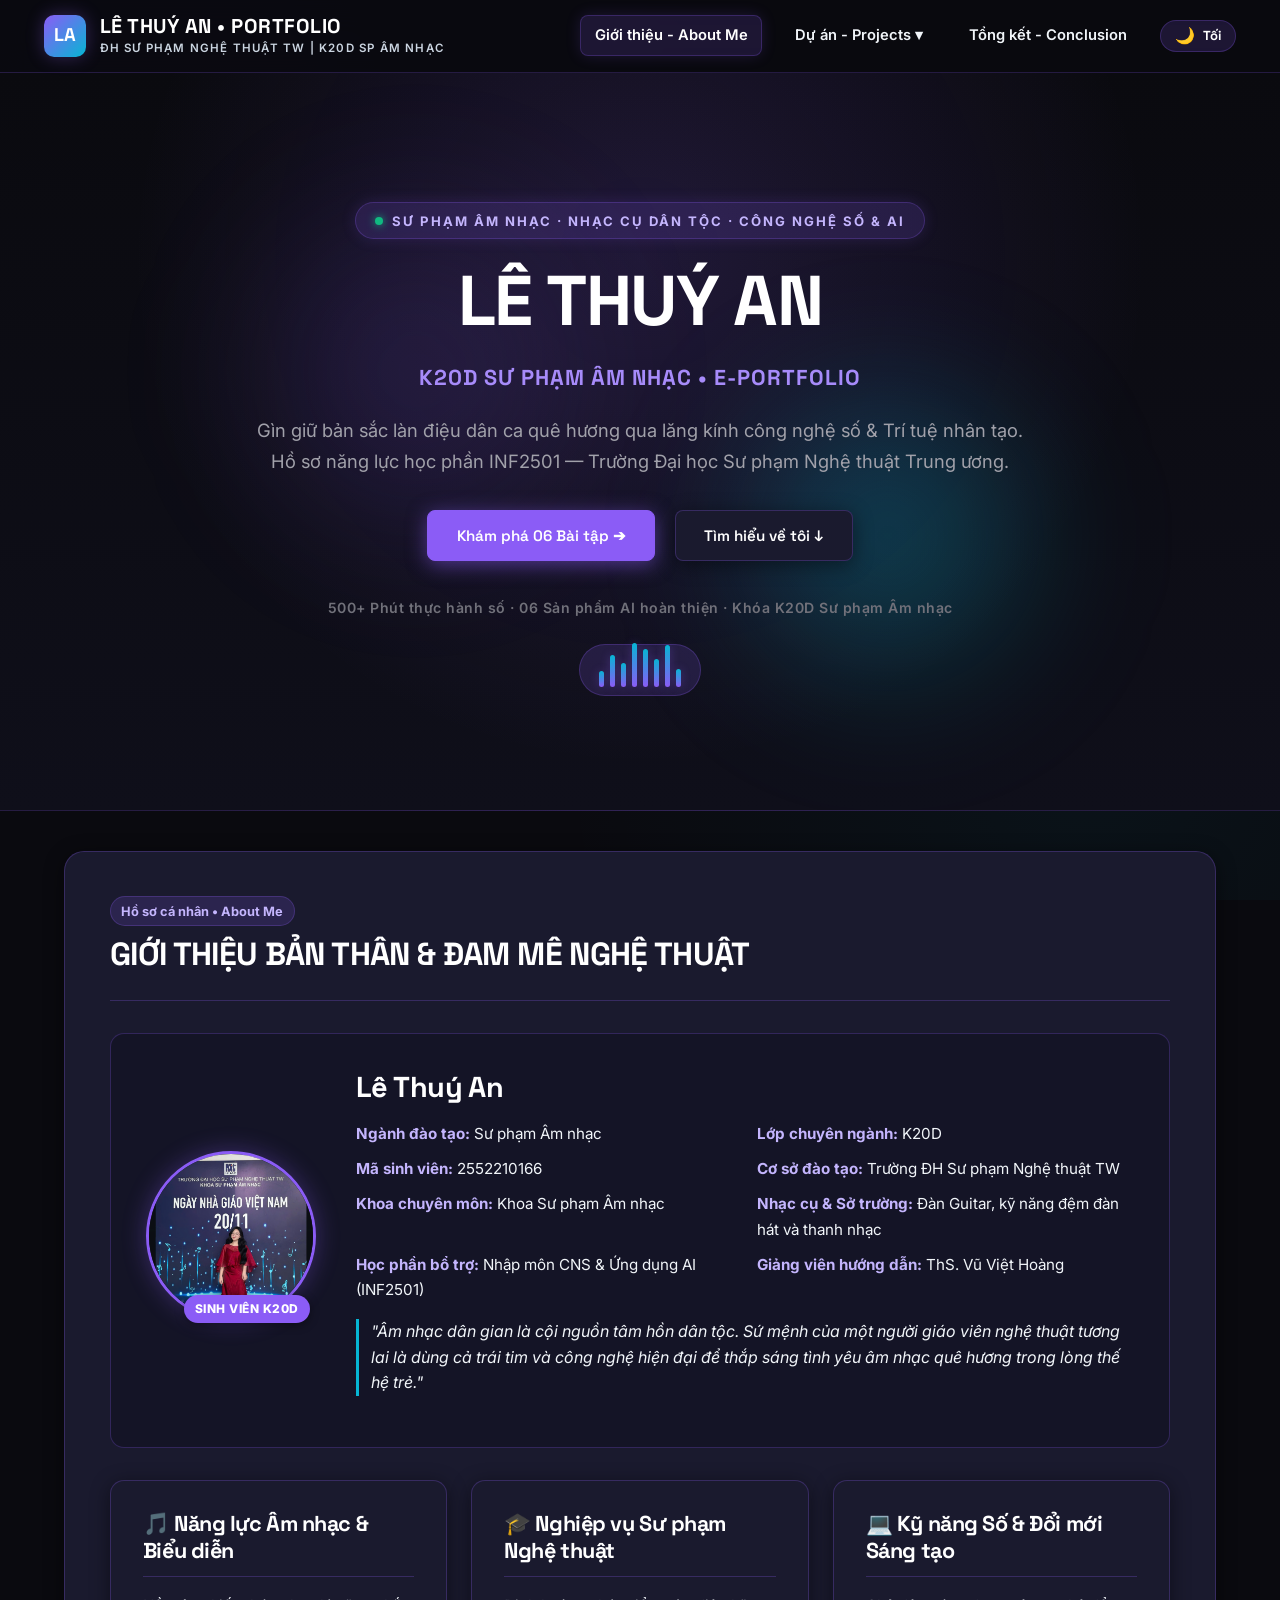
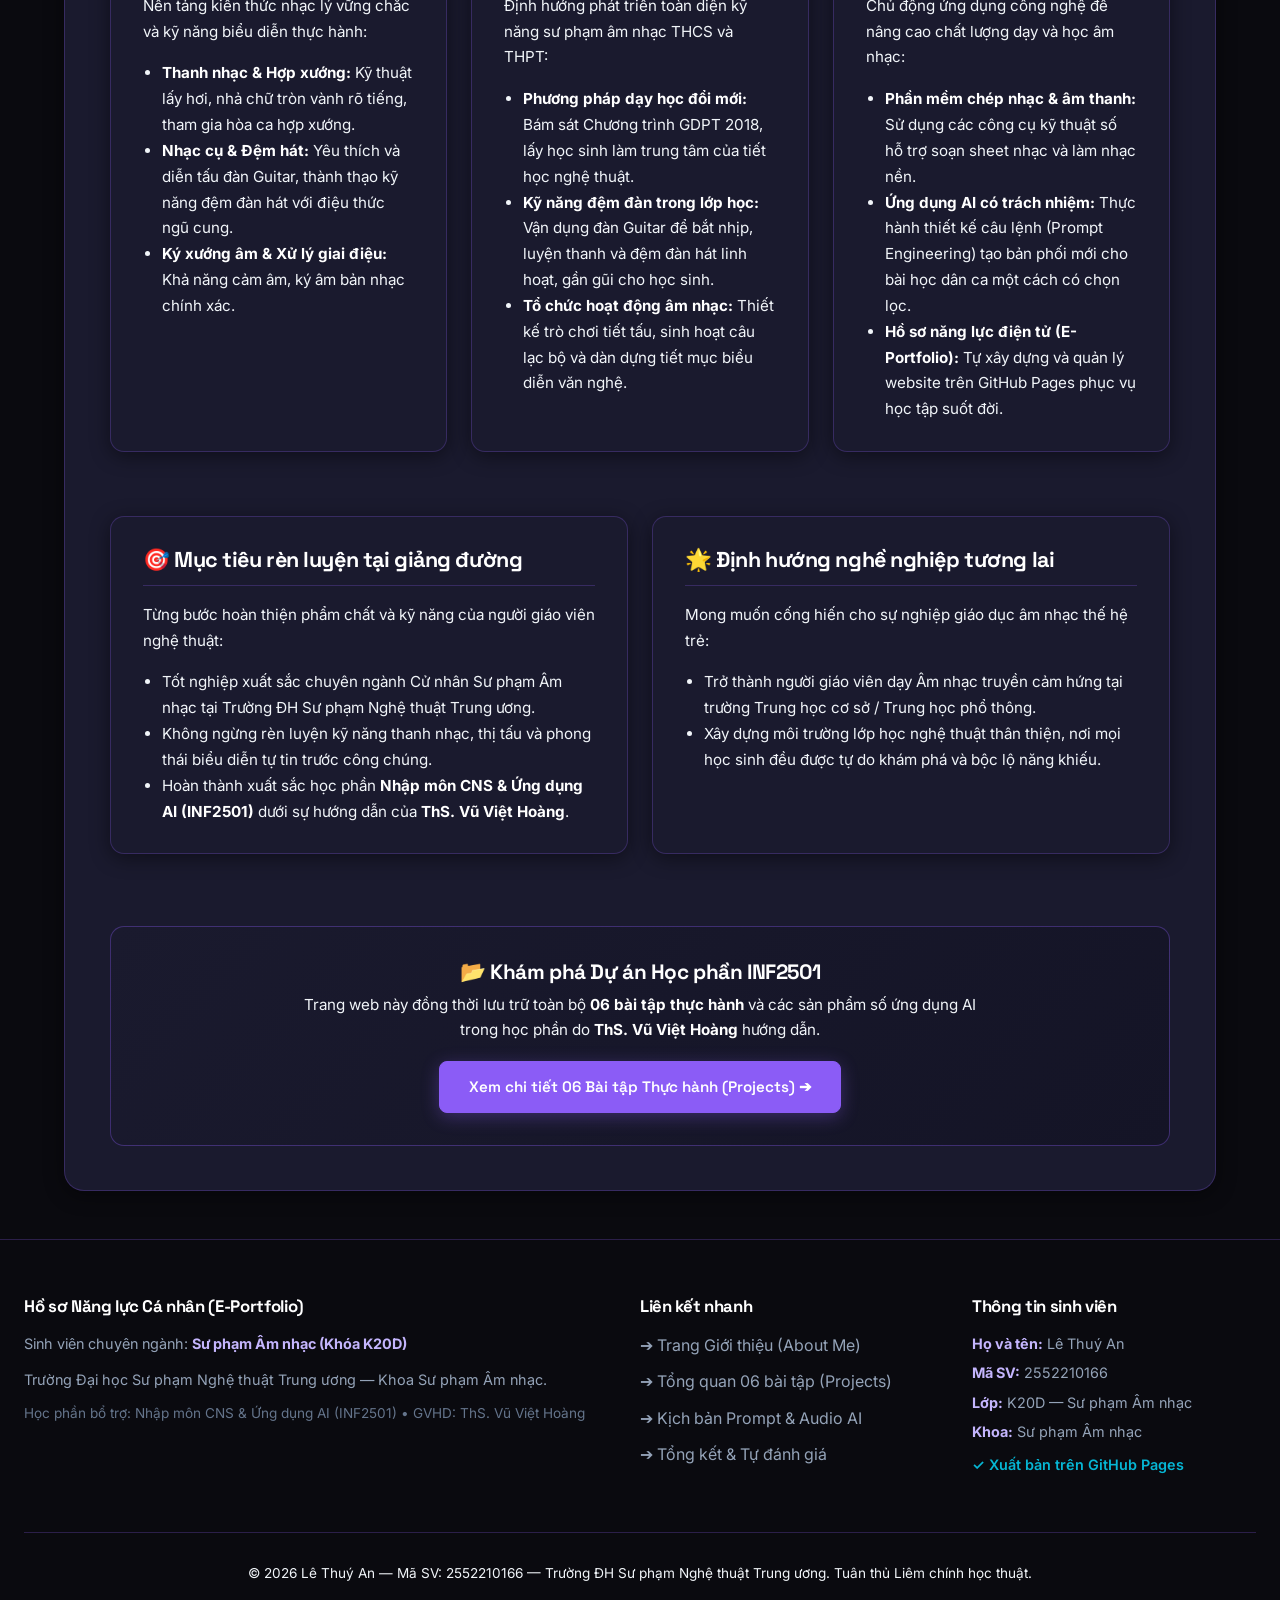
<file: index.html>
<!DOCTYPE html>
<html lang="vi">
<head>
  <meta charset="UTF-8">
  <meta name="viewport" content="width=device-width, initial-scale=1.0">
  <title>Lê Thuý An | Sinh viên Sư phạm Âm nhạc - E-Portfolio</title>
  <link rel="stylesheet" href="css/style.css">
  <link rel="preconnect" href="https://fonts.googleapis.com">
  <link rel="preconnect" href="https://fonts.gstatic.com" crossorigin>
  <link href="https://fonts.googleapis.com/css2?family=Space+Grotesk:wght@400;500;600;700;800&family=Inter:wght@300;400;500;600;700&family=JetBrains+Mono:wght@400;500;600&display=swap" rel="stylesheet">
  <script>
    (function() {
      const savedTheme = localStorage.getItem('theme') || 'dark';
      document.documentElement.setAttribute('data-theme', savedTheme);
    })();
  </script>
</head>
<body>
  <!-- HEADER & NAVIGATION -->
  <header class="site-header">
    <div class="nav-container">
      <div class="logo-area">
        <div class="logo-icon">LA</div>
        <div class="logo-text">
          <h1>Lê Thuý An • Portfolio</h1>
          <span>ĐH Sư phạm Nghệ thuật TW | K20D SP Âm nhạc</span>
        </div>
      </div>
      <button class="mobile-toggle" aria-label="Toggle menu">☰</button>
      <nav>
        <ul class="nav-menu">
          <li class="nav-item"><a href="index.html" class="nav-link active">Giới thiệu - About Me</a></li>
          <li class="nav-item dropdown">
            <a href="projects.html" class="nav-link">Dự án - Projects ▾</a>
            <ul class="dropdown-menu">
              <li><a href="projects.html" class="dropdown-item"><strong>📂 Tổng quan 06 Bài tập</strong></a></li>
              <li><a href="bai-tap-1.html" class="dropdown-item">📁 Bài 1: Quản lý tệp & thư mục</a></li>
              <li><a href="bai-tap-2.html" class="dropdown-item">🔍 Bài 2: Tìm kiếm & Đánh giá CRAAP</a></li>
              <li><a href="bai-tap-3.html" class="dropdown-item">⚡ Bài 3: Prompt Engineering & AI nhạc</a></li>
              <li><a href="bai-tap-4.html" class="dropdown-item">👥 Bài 4: Hợp tác trực tuyến dự án nhóm</a></li>
              <li><a href="bai-tap-5.html" class="dropdown-item">🎨 Bài 5: Sáng tạo nội dung số với AI</a></li>
              <li><a href="bai-tap-6.html" class="dropdown-item">🛡️ Bài 6: Đạo đức & Liêm chính AI</a></li>
            </ul>
          </li>
          <li class="nav-item"><a href="conclusion.html" class="nav-link">Tổng kết - Conclusion</a></li>
        </ul>
      </nav>
    </div>
  </header>

  <!-- HERO SECTION -->
  <section class="hero-section">
    <div class="hero-glow-1"></div>
    <div class="hero-glow-2"></div>
    <div class="hero-container">
      <div class="hero-pill">
        <span class="status-dot"></span>
        <span>SƯ PHẠM ÂM NHẠC · NHẠC CỤ DÂN TỘC · CÔNG NGHỆ SỐ & AI</span>
      </div>
      <h1 class="hero-title" style="letter-spacing: -0.02em;">
        LÊ THUÝ AN
      </h1>
      <div style="font-size: 1.35rem; color: #A78BFA; font-weight: 700; margin-bottom: 1.2rem; font-family: var(--font-heading); text-transform: uppercase; letter-spacing: 1px;">
        K20D Sư phạm Âm nhạc • E-Portfolio
      </div>
      <p class="hero-desc" style="color: #A1A1AA; font-size: 1.15rem; max-width: 780px; margin: 0 auto 2rem auto;">
        Gìn giữ bản sắc làn điệu dân ca quê hương qua lăng kính công nghệ số & Trí tuệ nhân tạo. Hồ sơ năng lực học phần INF2501 — Trường Đại học Sư phạm Nghệ thuật Trung ương.
      </p>
      <div class="hero-actions">
        <a href="projects.html" class="btn btn-primary" style="box-shadow: 0 4px 20px rgba(139, 92, 246, 0.5);">Khám phá 06 Bài tập ➔</a>
        <a href="#about-profile" class="btn btn-glass">Tìm hiểu về tôi ↓</a>
      </div>
      <div style="color: #71717A; font-size: 0.88rem; margin-bottom: 1.5rem; font-weight: 600; letter-spacing: 0.5px;">
        500+ Phút thực hành số · 06 Sản phẩm AI hoàn thiện · Khóa K20D Sư phạm Âm nhạc
      </div>
      
      <!-- Animated Music Waveform Equalizer -->
      <div class="music-visualizer" title="Thanh âm nghệ thuật và nhịp điệu âm nhạc">
        <div class="bar"></div>
        <div class="bar"></div>
        <div class="bar"></div>
        <div class="bar"></div>
        <div class="bar"></div>
        <div class="bar"></div>
        <div class="bar"></div>
        <div class="bar"></div>
      </div>
    </div>
  </section>

  <!-- MAIN WRAPPER -->
  <main class="main-wrapper">
    <div id="about-profile" class="glass-panel reveal">
      <div class="page-header-box">
        <span class="badge-tag">Hồ sơ cá nhân • About Me</span>
        <h2 class="page-heading">GIỚI THIỆU BẢN THÂN & ĐAM MÊ NGHỆ THUẬT</h2>
      </div>

      <!-- Profile Showcase -->
      <div class="profile-showcase">
        <div class="profile-avatar-wrap">
          <img src="images/avatar.jpg" alt="Ảnh sinh viên Lê Thuý An" class="profile-avatar-img">
          <span class="avatar-badge-tag">SINH VIÊN K20D</span>
        </div>
        <div class="profile-details">
          <h3>Lê Thuý An</h3>
          <ul class="meta-grid">
            <li><strong>Ngành đào tạo:</strong> Sư phạm Âm nhạc</li>
            <li><strong>Lớp chuyên ngành:</strong> K20D</li>
            <li><strong>Mã sinh viên:</strong> 2552210166</li>
            <li><strong>Cơ sở đào tạo:</strong> Trường ĐH Sư phạm Nghệ thuật TW</li>
            <li><strong>Khoa chuyên môn:</strong> Khoa Sư phạm Âm nhạc</li>
            <li><strong>Nhạc cụ & Sở trường:</strong> Đàn Guitar, kỹ năng đệm đàn hát và thanh nhạc</li>
            <li><strong>Học phần bổ trợ:</strong> Nhập môn CNS & Ứng dụng AI (INF2501)</li>
            <li><strong>Giảng viên hướng dẫn:</strong> ThS. Vũ Việt Hoàng</li>
          </ul>
          <p style="font-style: italic; color: var(--text-body); margin-top: 0.8rem; border-left: 3px solid var(--accent-cyan); padding-left: 12px; line-height: 1.6;">
            "Âm nhạc dân gian là cội nguồn tâm hồn dân tộc. Sứ mệnh của một người giáo viên nghệ thuật tương lai là dùng cả trái tim và công nghệ hiện đại để thắp sáng tình yêu âm nhạc quê hương trong lòng thế hệ trẻ."
          </p>
        </div>
      </div>

      <!-- 3 CỘT NĂNG LỰC CỦA SINH VIÊN SƯ PHẠM ÂM NHẠC -->
      <div class="grid-3" style="margin-top: 2rem;">
        <div class="feature-box goal">
          <h3>🎵 Năng lực Âm nhạc & Biểu diễn</h3>
          <p>Nền tảng kiến thức nhạc lý vững chắc và kỹ năng biểu diễn thực hành:</p>
          <ul style="margin-left: 1.2rem; margin-top: 0.6rem; color: var(--text-body); font-size: 0.95rem; line-height: 1.6;">
            <li><strong>Thanh nhạc & Hợp xướng:</strong> Kỹ thuật lấy hơi, nhả chữ tròn vành rõ tiếng, tham gia hòa ca hợp xướng.</li>
            <li><strong>Nhạc cụ & Đệm hát:</strong> Yêu thích và diễn tấu đàn Guitar, thành thạo kỹ năng đệm đàn hát với điệu thức ngũ cung.</li>
            <li><strong>Ký xướng âm & Xử lý giai điệu:</strong> Khả năng cảm âm, ký âm bản nhạc chính xác.</li>
          </ul>
        </div>

        <div class="feature-box process">
          <h3>🎓 Nghiệp vụ Sư phạm Nghệ thuật</h3>
          <p>Định hướng phát triển toàn diện kỹ năng sư phạm âm nhạc THCS và THPT:</p>
          <ul style="margin-left: 1.2rem; margin-top: 0.6rem; color: var(--text-body); font-size: 0.95rem; line-height: 1.6;">
            <li><strong>Phương pháp dạy học đổi mới:</strong> Bám sát Chương trình GDPT 2018, lấy học sinh làm trung tâm của tiết học nghệ thuật.</li>
            <li><strong>Kỹ năng đệm đàn trong lớp học:</strong> Vận dụng đàn Guitar để bắt nhịp, luyện thanh và đệm đàn hát linh hoạt, gần gũi cho học sinh.</li>
            <li><strong>Tổ chức hoạt động âm nhạc:</strong> Thiết kế trò chơi tiết tấu, sinh hoạt câu lạc bộ và dàn dựng tiết mục biểu diễn văn nghệ.</li>
          </ul>
        </div>

        <div class="feature-box product">
          <h3>💻 Kỹ năng Số & Đổi mới Sáng tạo</h3>
          <p>Chủ động ứng dụng công nghệ để nâng cao chất lượng dạy và học âm nhạc:</p>
          <ul style="margin-left: 1.2rem; margin-top: 0.6rem; color: var(--text-body); font-size: 0.95rem; line-height: 1.6;">
            <li><strong>Phần mềm chép nhạc & âm thanh:</strong> Sử dụng các công cụ kỹ thuật số hỗ trợ soạn sheet nhạc và làm nhạc nền.</li>
            <li><strong>Ứng dụng AI có trách nhiệm:</strong> Thực hành thiết kế câu lệnh (Prompt Engineering) tạo bản phối mới cho bài học dân ca một cách có chọn lọc.</li>
            <li><strong>Hồ sơ năng lực điện tử (E-Portfolio):</strong> Tự xây dựng và quản lý website trên GitHub Pages phục vụ học tập suốt đời.</li>
          </ul>
        </div>
      </div>

      <!-- KHỐI MỤC TIÊU & ĐỊNH HƯỚNG PHÁT TRIỂN -->
      <div class="grid-2" style="margin-top: 2rem;">
        <div class="feature-box goal">
          <h3>🎯 Mục tiêu rèn luyện tại giảng đường</h3>
          <p>Từng bước hoàn thiện phẩm chất và kỹ năng của người giáo viên nghệ thuật:</p>
          <ul style="margin-left: 1.2rem; margin-top: 0.6rem; color: var(--text-body); font-size: 0.95rem; line-height: 1.6;">
            <li>Tốt nghiệp xuất sắc chuyên ngành Cử nhân Sư phạm Âm nhạc tại Trường ĐH Sư phạm Nghệ thuật Trung ương.</li>
            <li>Không ngừng rèn luyện kỹ năng thanh nhạc, thị tấu và phong thái biểu diễn tự tin trước công chúng.</li>
            <li>Hoàn thành xuất sắc học phần <strong>Nhập môn CNS & Ứng dụng AI (INF2501)</strong> dưới sự hướng dẫn của <strong>ThS. Vũ Việt Hoàng</strong>.</li>
          </ul>
        </div>

        <div class="feature-box product">
          <h3>🌟 Định hướng nghề nghiệp tương lai</h3>
          <p>Mong muốn cống hiến cho sự nghiệp giáo dục âm nhạc thế hệ trẻ:</p>
          <ul style="margin-left: 1.2rem; margin-top: 0.6rem; color: var(--text-body); font-size: 0.95rem; line-height: 1.6;">
            <li>Trở thành người giáo viên dạy Âm nhạc truyền cảm hứng tại trường Trung học cơ sở / Trung học phổ thông.</li>
            <li>Xây dựng môi trường lớp học nghệ thuật thân thiện, nơi mọi học sinh đều được tự do khám phá và bộc lộ năng khiếu.</li>
          </ul>
        </div>
      </div>

      <!-- BANNER DẪN SANG DỰ ÁN MÔN HỌC -->
      <div style="margin-top: 2.5rem; padding: 2rem; background: linear-gradient(135deg, #1A1A2E 0%, #141426 100%); border: 1px solid rgba(139, 92, 246, 0.35); border-radius: var(--radius-md); text-align: center;">
        <h3 style="color: #A78BFA; font-size: 1.3rem; margin-bottom: 0.5rem;">📂 Khám phá Dự án Học phần INF2501</h3>
        <p style="color: var(--text-body); max-width: 700px; margin: 0 auto 1.2rem auto; font-size: 0.95rem; line-height: 1.6;">
          Trang web này đồng thời lưu trữ toàn bộ <strong>06 bài tập thực hành</strong> và các sản phẩm số ứng dụng AI trong học phần do <strong>ThS. Vũ Việt Hoàng</strong> hướng dẫn.
        </p>
        <a href="projects.html" class="btn btn-primary">Xem chi tiết 06 Bài tập Thực hành (Projects) ➔</a>
      </div>
    </div>
  </main>

  <!-- FOOTER -->
  <footer class="site-footer">
    <div class="footer-grid">
      <div class="footer-col">
        <h4>Hồ sơ Năng lực Cá nhân (E-Portfolio)</h4>
        <p style="margin-bottom: 0.8rem; line-height: 1.6;">Sinh viên chuyên ngành: <strong>Sư phạm Âm nhạc (Khóa K20D)</strong></p>
        <p style="margin-bottom: 0.8rem; line-height: 1.6;">Trường Đại học Sư phạm Nghệ thuật Trung ương — Khoa Sư phạm Âm nhạc.</p>
        <p style="color: #64748B; font-size: 0.85rem;">Học phần bổ trợ: Nhập môn CNS & Ứng dụng AI (INF2501) • GVHD: ThS. Vũ Việt Hoàng</p>
      </div>
      <div class="footer-col">
        <h4>Liên kết nhanh</h4>
        <ul>
          <li><a href="index.html">➔ Trang Giới thiệu (About Me)</a></li>
          <li><a href="projects.html">➔ Tổng quan 06 bài tập (Projects)</a></li>
          <li><a href="bai-tap-3.html">➔ Kịch bản Prompt & Audio AI</a></li>
          <li><a href="conclusion.html">➔ Tổng kết & Tự đánh giá</a></li>
        </ul>
      </div>
      <div class="footer-col">
        <h4>Thông tin sinh viên</h4>
        <p style="margin-bottom: 0.4rem;"><strong>Họ và tên:</strong> Lê Thuý An</p>
        <p style="margin-bottom: 0.4rem;"><strong>Mã SV:</strong> 2552210166</p>
        <p style="margin-bottom: 0.4rem;"><strong>Lớp:</strong> K20D — Sư phạm Âm nhạc</p>
        <p style="margin-bottom: 0.4rem;"><strong>Khoa:</strong> Sư phạm Âm nhạc</p>
        <p style="color: var(--accent-cyan); font-weight: 600; margin-top: 0.6rem;">✓ Xuất bản trên GitHub Pages</p>
      </div>
    </div>
    <div class="footer-credit">
      <p>© 2026 Lê Thuý An — Mã SV: 2552210166 — Trường ĐH Sư phạm Nghệ thuật Trung ương. Tuân thủ Liêm chính học thuật.</p>
    </div>
  </footer>
  <script src="js/main.js"></script>
</body>
</html>
</file>
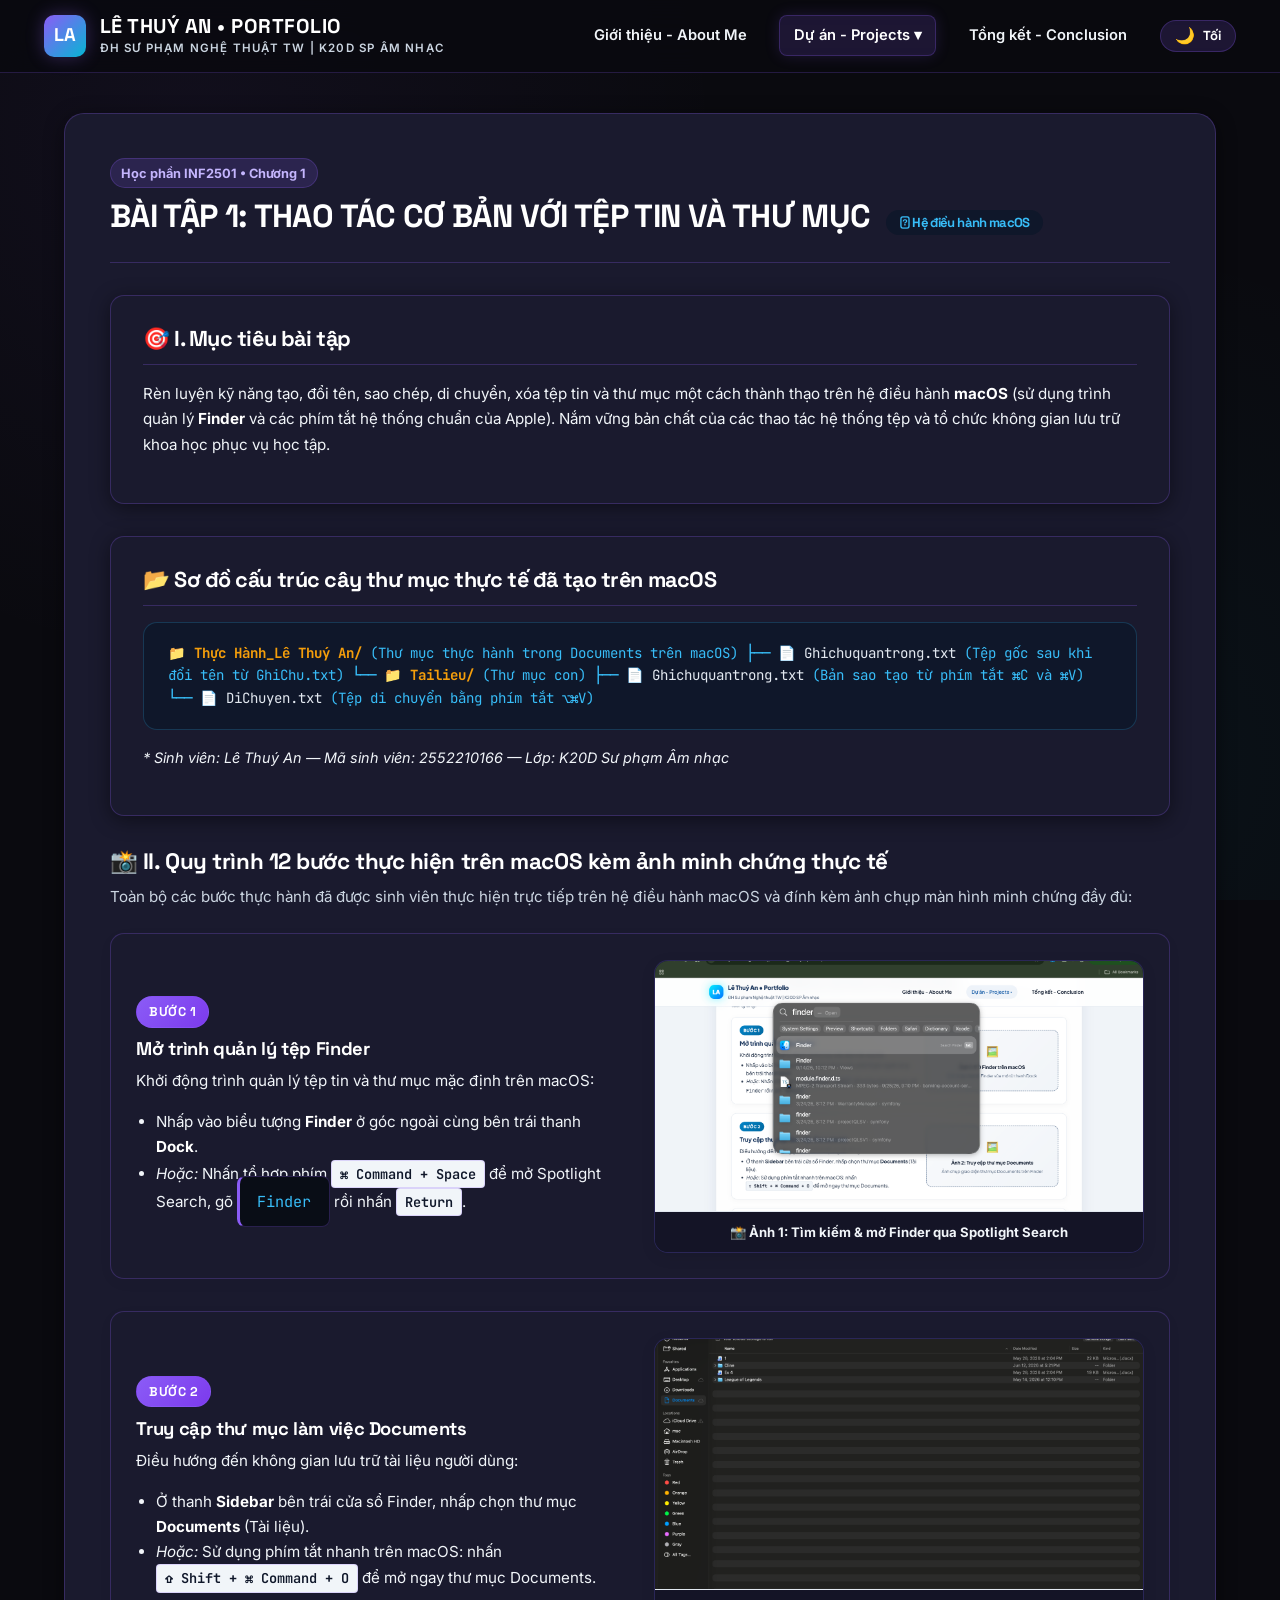
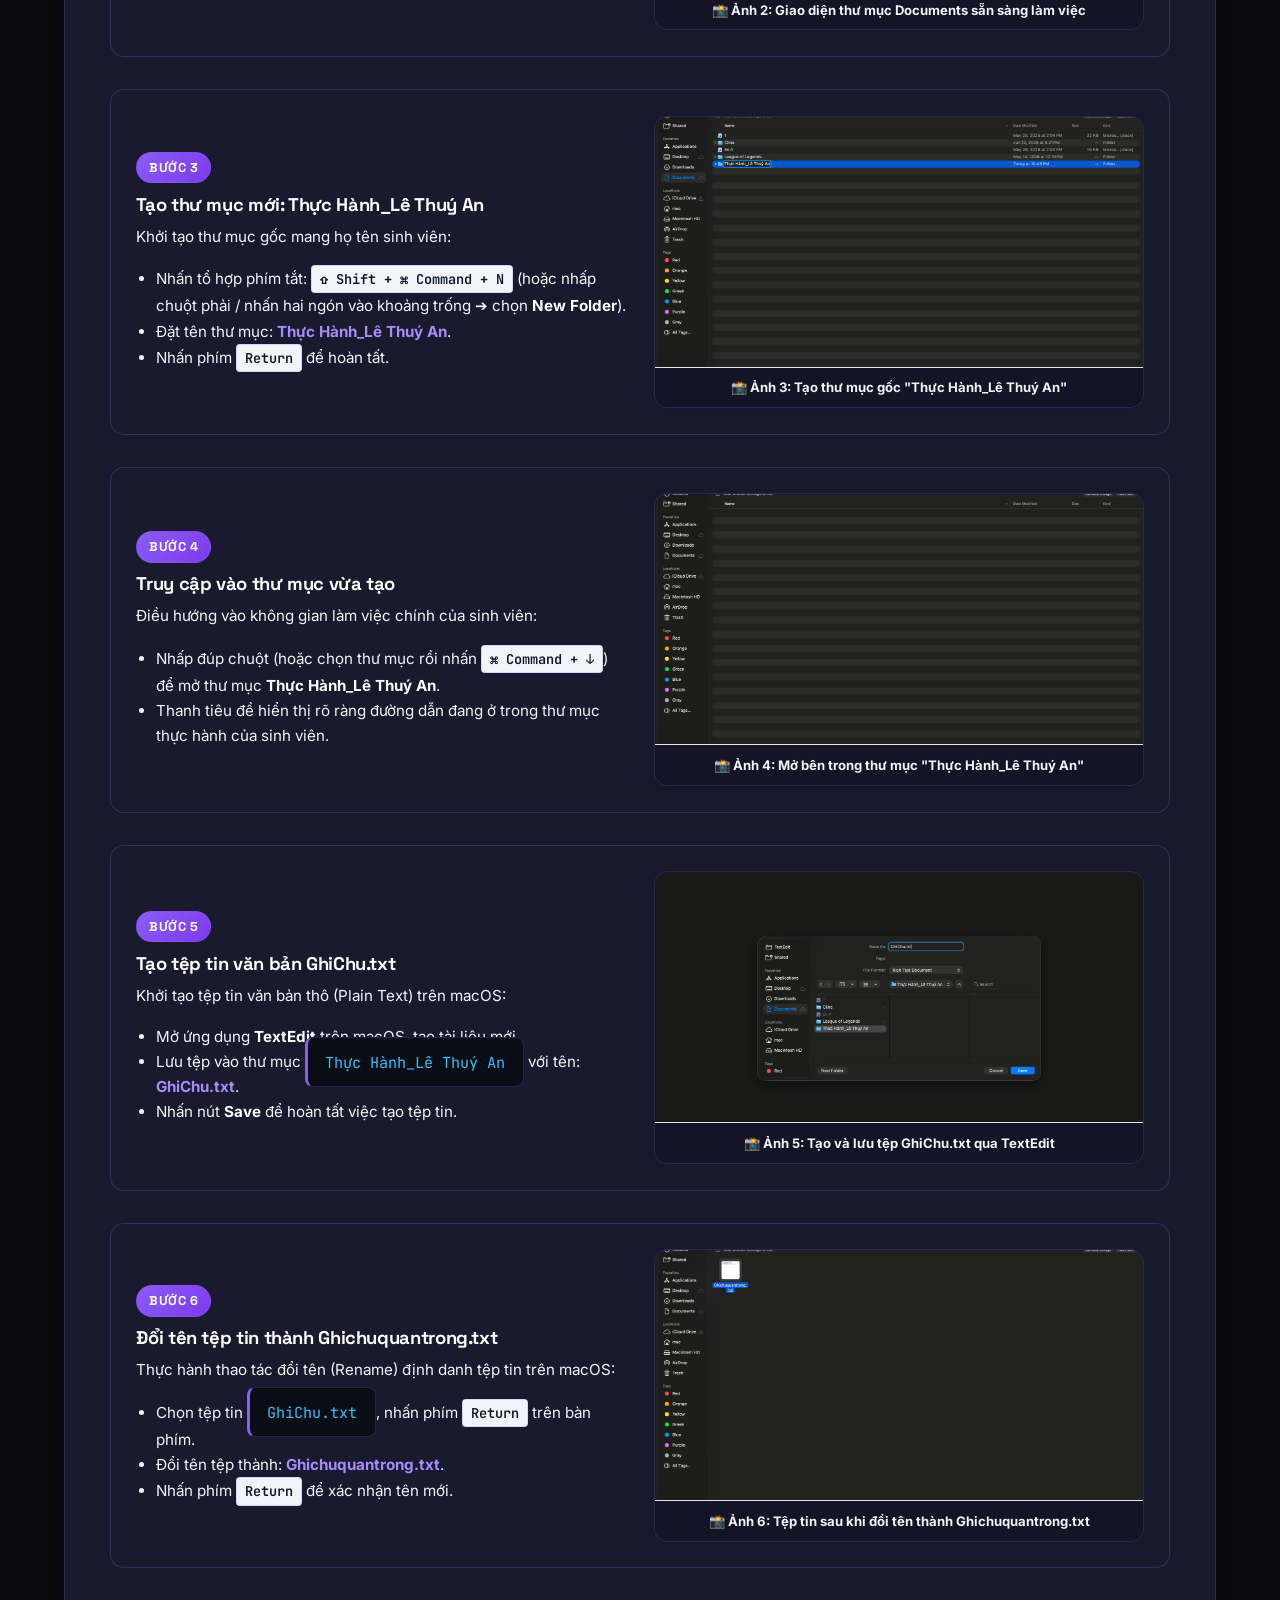
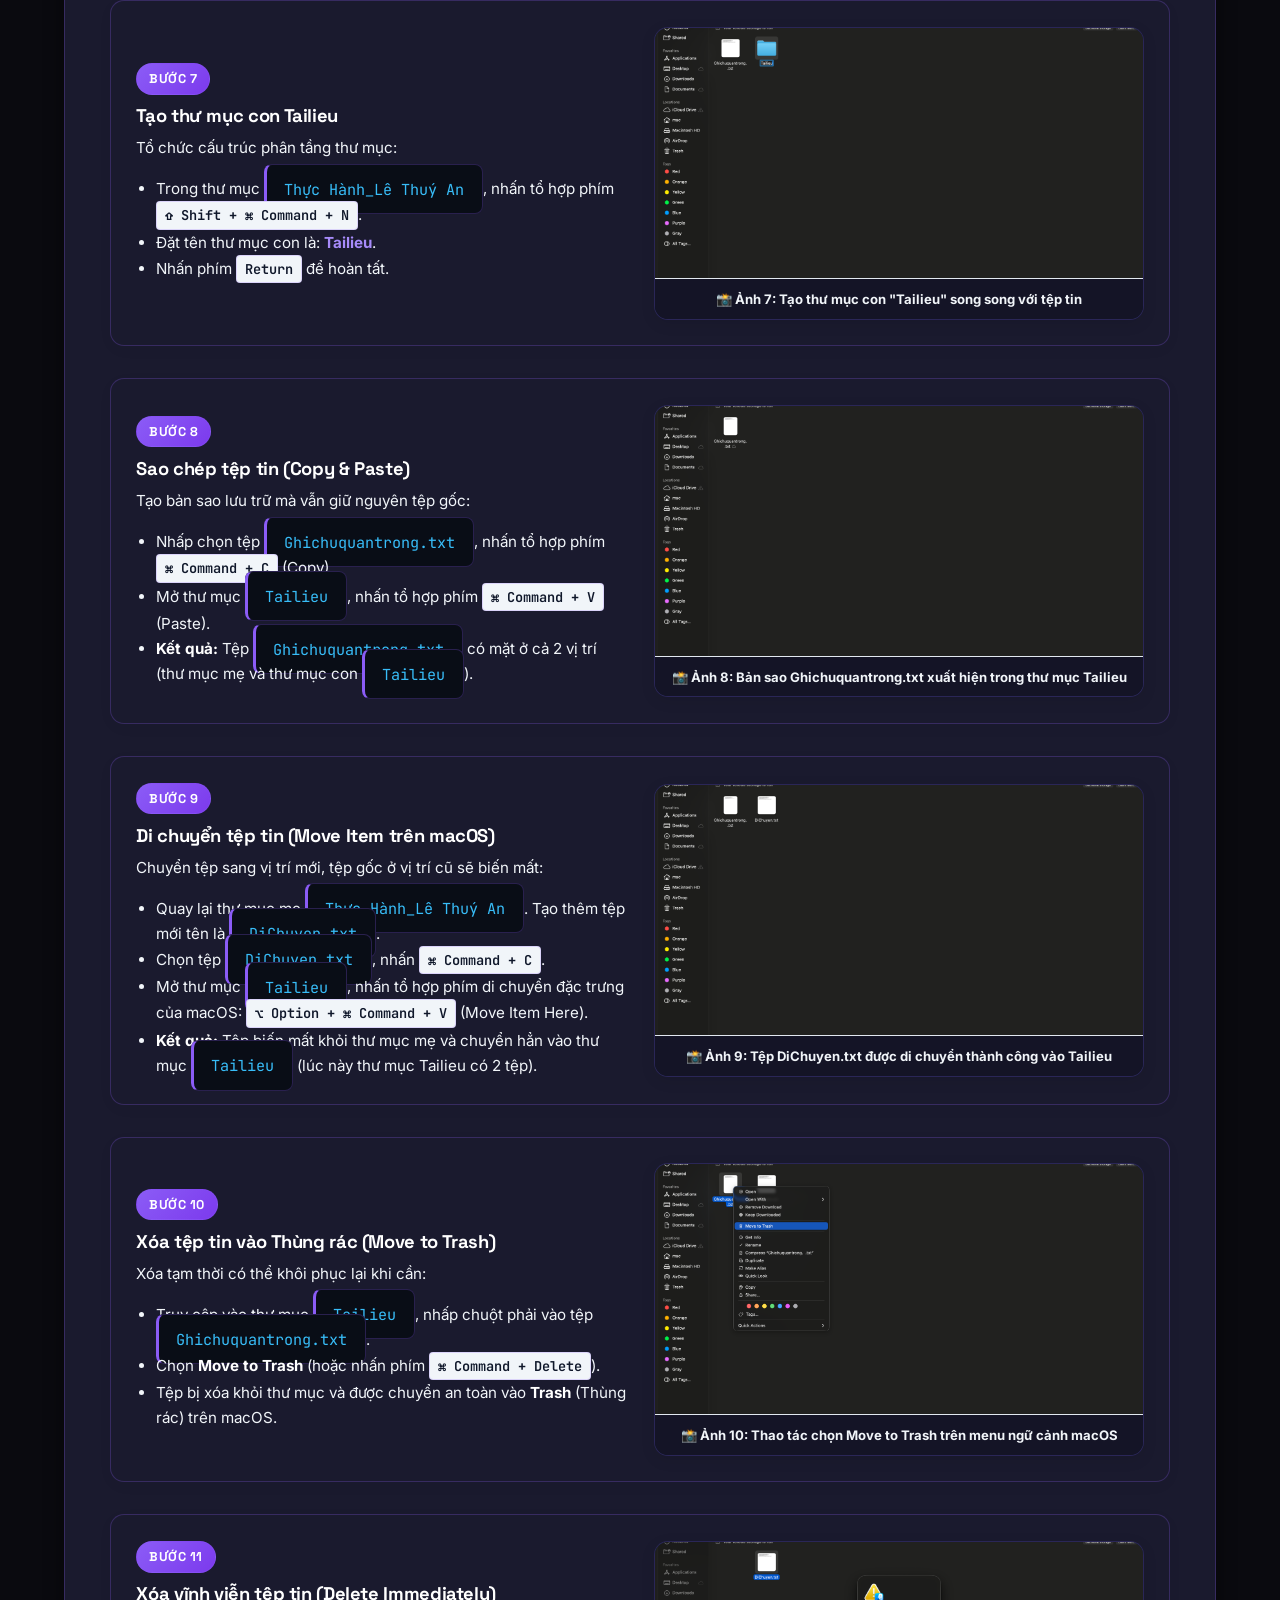
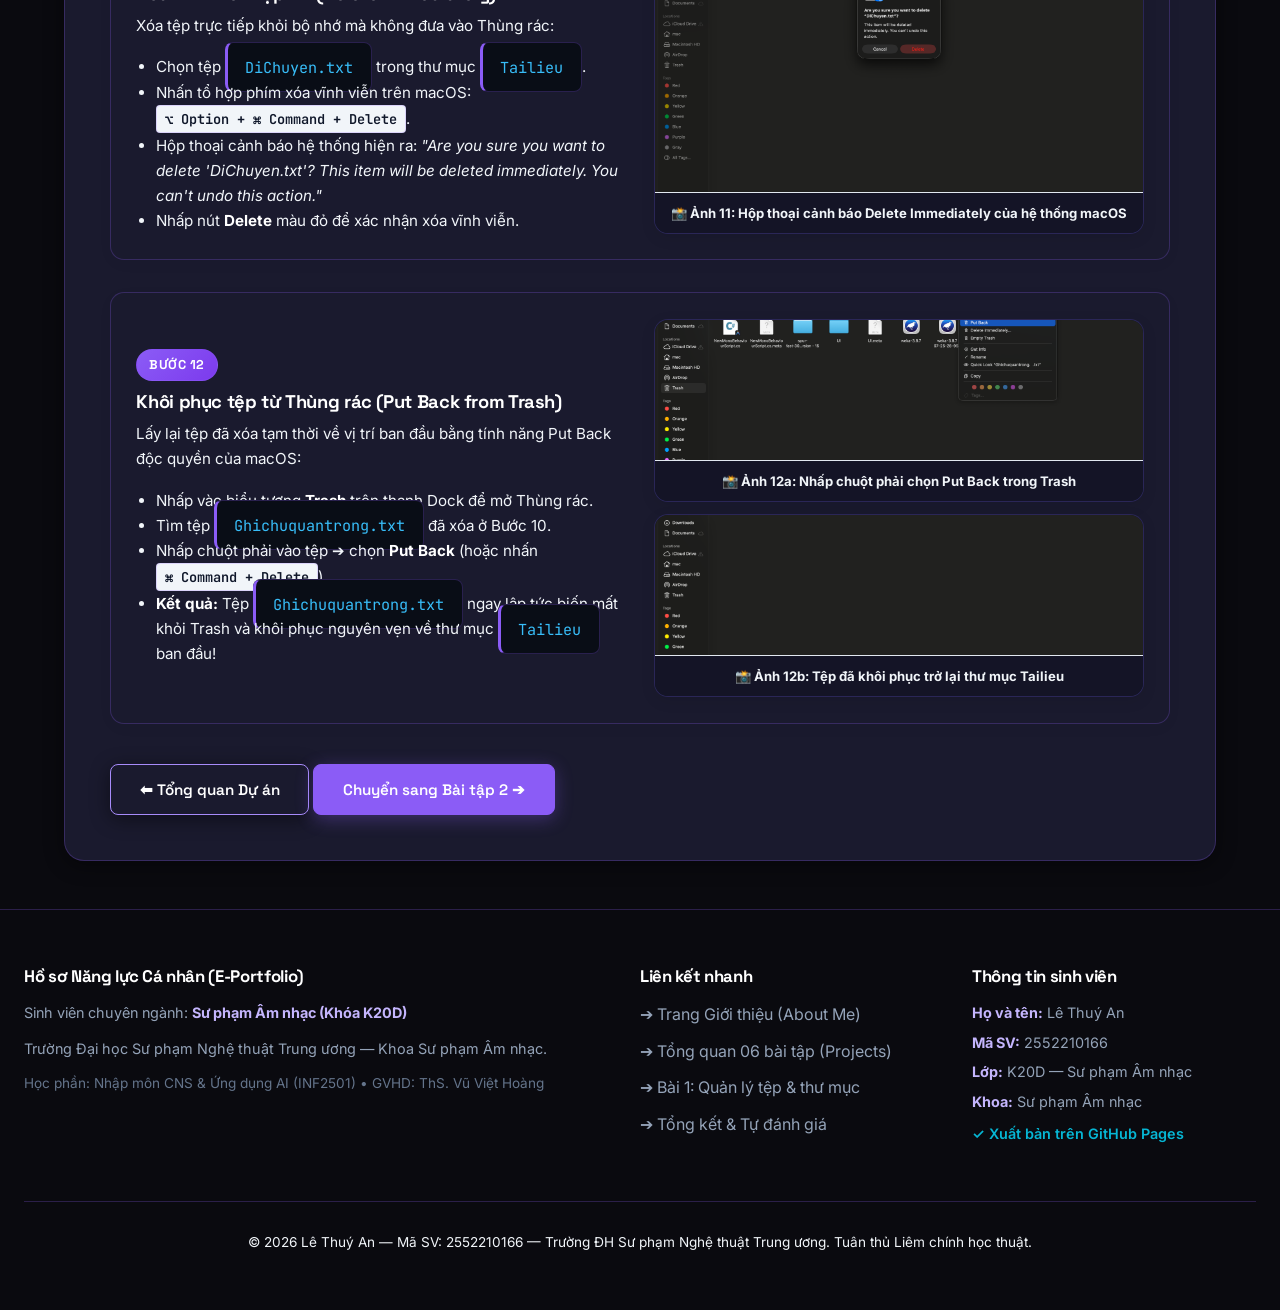
<file: bai-tap-1.html>
<!DOCTYPE html>
<html lang="vi">
<head>
  <meta charset="UTF-8">
  <meta name="viewport" content="width=device-width, initial-scale=1.0">
  <title>Bài tập 1: Thao tác tệp & Thư mục trên macOS | Lê Thuý An - Sư phạm Âm nhạc</title>
  <link rel="stylesheet" href="css/style.css">
  <link rel="preconnect" href="https://fonts.googleapis.com">
  <link rel="preconnect" href="https://fonts.gstatic.com" crossorigin>
  <link href="https://fonts.googleapis.com/css2?family=Space+Grotesk:wght@400;500;600;700;800&family=Inter:wght@300;400;500;600;700&family=JetBrains+Mono:wght@400;500;600&display=swap" rel="stylesheet">
  <style>
    /* Styling for Step-by-Step Layout on macOS */
    .step-grid {
      display: flex;
      flex-direction: column;
      gap: 2rem;
      margin: 1.5rem 0;
    }
    .step-card {
      display: grid;
      grid-template-columns: 1fr 1fr;
      gap: 1.8rem;
      background: var(--bg-card); color: var(--text-body);
      border: 1px solid rgba(139, 92, 246, 0.22);
      border-radius: var(--radius-md);
      padding: 1.6rem;
      align-items: center;
      box-shadow: 0 4px 15px rgba(0, 0, 0, 0.03);
      transition: transform 0.2s ease, border-color 0.2s ease;
    }
    .step-card:hover {
      border-color: #38bdf8;
      box-shadow: 0 8px 25px rgba(56, 189, 248, 0.12);
    }
    .step-badge {
      display: inline-flex;
      align-items: center;
      gap: 6px;
      background: linear-gradient(135deg, #8B5CF6 0%, #7C3AED 100%);
      color: white;
      font-size: 0.8rem;
      font-weight: 800;
      padding: 0.25rem 0.75rem;
      border-radius: var(--radius-full);
      margin-bottom: 0.6rem;
      text-transform: uppercase;
      letter-spacing: 0.5px;
    }
    .step-title {
      font-size: 1.15rem;
      font-weight: 700;
      color: #A78BFA;
      margin-bottom: 0.5rem;
    }
    .step-desc {
      color: var(--text-body);
      font-size: 0.95rem;
      line-height: 1.65;
    }
    .step-desc ul {
      margin-left: 1.2rem;
      margin-top: 0.4rem;
    }
    .shortcut-pill {
      display: inline-block;
      background: #f1f5f9;
      color: #0f172a;
      border: 1px solid rgba(139, 92, 246, 0.22);
      padding: 2px 8px;
      border-radius: 4px;
      font-family: 'JetBrains Mono', monospace;
      font-size: 0.85rem;
      font-weight: 600;
    }
    /* Image Evidence box */
    .img-evidence-box {
      background: #0f172a;
      border-radius: var(--radius-md);
      overflow: hidden;
      border: 1px solid rgba(139, 92, 246, 0.22);
      box-shadow: 0 4px 15px rgba(0, 0, 0, 0.08);
      transition: transform 0.2s ease, box-shadow 0.2s ease;
      display: flex;
      flex-direction: column;
    }
    .img-evidence-box:hover {
      transform: translateY(-2px);
      box-shadow: 0 8px 25px rgba(0, 0, 0, 0.15);
    }
    .img-evidence-box a {
      display: block;
      overflow: hidden;
      cursor: zoom-in;
    }
    .step-img {
      width: 100%;
      height: auto;
      max-height: 250px;
      object-fit: cover;
      display: block;
      transition: transform 0.3s ease;
      background: #1e293b;
    }
    .step-img:hover {
      transform: scale(1.02);
    }
    .img-caption {
      background: var(--bg-card-alt); color: var(--text-body);
      color: var(--text-body);
      font-size: 0.82rem;
      font-weight: 700;
      padding: 0.55rem 0.85rem;
      border-top: 1px solid #e2e8f0;
      display: block;
      text-align: center;
    }
    .tree-box {
      background: #0f172a;
      color: #38bdf8;
      font-family: 'JetBrains Mono', monospace;
      padding: 1.2rem 1.5rem;
      border-radius: var(--radius-md);
      font-size: 0.88rem;
      line-height: 1.6;
      margin: 1rem 0;
      border: 1px solid rgba(56, 189, 248, 0.2);
    }
    .tree-box .folder { color: #f59e0b; font-weight: 700; }
    .tree-box .file { color: #e2e8f0; }

    .mac-badge {
      display: inline-flex;
      align-items: center;
      gap: 6px;
      background: #0f172a;
      color: #38bdf8;
      font-size: 0.82rem;
      font-weight: 700;
      padding: 0.25rem 0.8rem;
      border-radius: var(--radius-full);
      margin-left: 8px;
    }
    @media (max-width: 850px) {
      .step-card {
        grid-template-columns: 1fr;
      }
    }
  </style>
  <script>
    (function() {
      const savedTheme = localStorage.getItem('theme') || 'dark';
      document.documentElement.setAttribute('data-theme', savedTheme);
    })();
  </script>
</head>
<body>
  <!-- HEADER & NAVIGATION -->
  <header class="site-header">
    <div class="nav-container">
      <div class="logo-area">
        <div class="logo-icon">LA</div>
        <div class="logo-text">
          <h1>Lê Thuý An • Portfolio</h1>
          <span>ĐH Sư phạm Nghệ thuật TW | K20D SP Âm nhạc</span>
        </div>
      </div>
      <button class="mobile-toggle" aria-label="Toggle menu">☰</button>
      <nav>
        <ul class="nav-menu">
          <li class="nav-item"><a href="index.html" class="nav-link">Giới thiệu - About Me</a></li>
          <li class="nav-item dropdown">
            <a href="projects.html" class="nav-link active">Dự án - Projects ▾</a>
            <ul class="dropdown-menu">
              <li><a href="projects.html" class="dropdown-item"><strong>📂 Tổng quan 06 Bài tập</strong></a></li>
              <li><a href="bai-tap-1.html" class="dropdown-item active">📁 Bài 1: Quản lý tệp & thư mục</a></li>
              <li><a href="bai-tap-2.html" class="dropdown-item">🔍 Bài 2: Tìm kiếm & Đánh giá CRAAP</a></li>
              <li><a href="bai-tap-3.html" class="dropdown-item">⚡ Bài 3: Prompt Engineering & AI nhạc</a></li>
              <li><a href="bai-tap-4.html" class="dropdown-item">👥 Bài 4: Hợp tác trực tuyến dự án nhóm</a></li>
              <li><a href="bai-tap-5.html" class="dropdown-item">🎨 Bài 5: Sáng tạo nội dung số với AI</a></li>
              <li><a href="bai-tap-6.html" class="dropdown-item">🛡️ Bài 6: Đạo đức & Liêm chính AI</a></li>
            </ul>
          </li>
          <li class="nav-item"><a href="conclusion.html" class="nav-link">Tổng kết - Conclusion</a></li>
        </ul>
      </nav>
    </div>
  </header>

  <!-- MAIN WRAPPER -->
  <main class="main-wrapper" style="margin-top: 2.5rem;">
    <div class="glass-panel reveal">
      <div class="page-header-box">
        <span class="badge-tag">Học phần INF2501 • Chương 1</span>
        <h2 class="page-heading">
          BÀI TẬP 1: THAO TÁC CƠ BẢN VỚI TỆP TIN VÀ THƯ MỤC
          <span class="mac-badge"> Hệ điều hành macOS</span>
        </h2>
      </div>

      <!-- I. MỤC TIÊU BÀI TẬP -->
      <div class="feature-box goal" style="margin-bottom: 2rem;">
        <h3>🎯 I. Mục tiêu bài tập</h3>
        <p style="line-height: 1.7; color: var(--text-body);">
          Rèn luyện kỹ năng tạo, đổi tên, sao chép, di chuyển, xóa tệp tin và thư mục một cách thành thạo trên hệ điều hành <strong>macOS</strong> (sử dụng trình quản lý <strong>Finder</strong> và các phím tắt hệ thống chuẩn của Apple). Nắm vững bản chất của các thao tác hệ thống tệp và tổ chức không gian lưu trữ khoa học phục vụ học tập.
        </p>
      </div>

      <!-- SƠ ĐỒ CẤU TRÚC THỰC HIỆN -->
      <div class="feature-box process" style="margin-bottom: 2rem;">
        <h3>📂 Sơ đồ cấu trúc cây thư mục thực tế đã tạo trên macOS</h3>
        <div class="tree-box">
📁 <span class="folder">Thực Hành_Lê Thuý An/</span> (Thư mục thực hành trong Documents trên macOS)
├── 📄 <span class="file">Ghichuquantrong.txt</span> (Tệp gốc sau khi đổi tên từ GhiChu.txt)
└── 📁 <span class="folder">Tailieu/</span> (Thư mục con)
    ├── 📄 <span class="file">Ghichuquantrong.txt</span> (Bản sao tạo từ phím tắt ⌘C và ⌘V)
    └── 📄 <span class="file">DiChuyen.txt</span> (Tệp di chuyển bằng phím tắt ⌥⌘V)
        </div>
        <p style="font-size: 0.9rem; color: var(--text-muted); margin-top: 0.5rem;">
          <em>* Sinh viên: Lê Thuý An — Mã sinh viên: 2552210166 — Lớp: K20D Sư phạm Âm nhạc</em>
        </p>
      </div>

      <!-- II. CÁC BƯỚC HƯỚNG DẪN THỰC HIỆN TRÊN MACOS & ẢNH MINH CHỨNG THỰC TẾ -->
      <div style="margin-bottom: 2.5rem;">
        <h3 style="color: #A78BFA; font-size: 1.4rem; margin-bottom: 0.5rem;">
          📸 II. Quy trình 12 bước thực hiện trên macOS kèm ảnh minh chứng thực tế
        </h3>
        <p style="color: var(--text-muted); font-size: 0.95rem; margin-bottom: 1.5rem;">
          Toàn bộ các bước thực hành đã được sinh viên thực hiện trực tiếp trên hệ điều hành macOS và đính kèm ảnh chụp màn hình minh chứng đầy đủ:
        </p>

        <div class="step-grid">
          
          <!-- BƯỚC 1 -->
          <div class="step-card">
            <div class="step-info">
              <span class="step-badge">Bước 1</span>
              <h4 class="step-title">Mở trình quản lý tệp Finder</h4>
              <div class="step-desc">
                <p>Khởi động trình quản lý tệp tin và thư mục mặc định trên macOS:</p>
                <ul>
                  <li>Nhấp vào biểu tượng <strong>Finder</strong> ở góc ngoài cùng bên trái thanh <strong>Dock</strong>.</li>
                  <li><em>Hoặc:</em> Nhấn tổ hợp phím <span class="shortcut-pill">⌘ Command + Space</span> để mở Spotlight Search, gõ <code>Finder</code> rồi nhấn <span class="shortcut-pill">Return</span>.</li>
                </ul>
              </div>
            </div>
            <div class="img-evidence-box">
              <a href="images/bai1/step1_finder.png" target="_blank" title="Bấm để xem ảnh phóng to">
                <img src="images/bai1/step1_finder.png" alt="Minh chứng Bước 1: Mở Finder qua Spotlight" class="step-img">
              </a>
              <span class="img-caption">📸 Ảnh 1: Tìm kiếm & mở Finder qua Spotlight Search</span>
            </div>
          </div>

          <!-- BƯỚC 2 -->
          <div class="step-card">
            <div class="step-info">
              <span class="step-badge">Bước 2</span>
              <h4 class="step-title">Truy cập thư mục làm việc Documents</h4>
              <div class="step-desc">
                <p>Điều hướng đến không gian lưu trữ tài liệu người dùng:</p>
                <ul>
                  <li>Ở thanh <strong>Sidebar</strong> bên trái cửa sổ Finder, nhấp chọn thư mục <strong>Documents</strong> (Tài liệu).</li>
                  <li><em>Hoặc:</em> Sử dụng phím tắt nhanh trên macOS: nhấn <span class="shortcut-pill">⇧ Shift + ⌘ Command + O</span> để mở ngay thư mục Documents.</li>
                </ul>
              </div>
            </div>
            <div class="img-evidence-box">
              <a href="images/bai1/step2_documents.png" target="_blank" title="Bấm để xem ảnh phóng to">
                <img src="images/bai1/step2_documents.png" alt="Minh chứng Bước 2: Truy cập thư mục Documents" class="step-img">
              </a>
              <span class="img-caption">📸 Ảnh 2: Giao diện thư mục Documents sẵn sàng làm việc</span>
            </div>
          </div>

          <!-- BƯỚC 3 -->
          <div class="step-card">
            <div class="step-info">
              <span class="step-badge">Bước 3</span>
              <h4 class="step-title">Tạo thư mục mới: Thực Hành_Lê Thuý An</h4>
              <div class="step-desc">
                <p>Khởi tạo thư mục gốc mang họ tên sinh viên:</p>
                <ul>
                  <li>Nhấn tổ hợp phím tắt: <span class="shortcut-pill">⇧ Shift + ⌘ Command + N</span> (hoặc nhấp chuột phải / nhấn hai ngón vào khoảng trống ➔ chọn <strong>New Folder</strong>).</li>
                  <li>Đặt tên thư mục: <strong style="color: #A78BFA;">Thực Hành_Lê Thuý An</strong>.</li>
                  <li>Nhấn phím <span class="shortcut-pill">Return</span> để hoàn tất.</li>
                </ul>
              </div>
            </div>
            <div class="img-evidence-box">
              <a href="images/bai1/step3_create_folder.png" target="_blank" title="Bấm để xem ảnh phóng to">
                <img src="images/bai1/step3_create_folder.png" alt="Minh chứng Bước 3: Tạo thư mục Thực Hành_Lê Thuý An" class="step-img">
              </a>
              <span class="img-caption">📸 Ảnh 3: Tạo thư mục gốc "Thực Hành_Lê Thuý An"</span>
            </div>
          </div>

          <!-- BƯỚC 4 -->
          <div class="step-card">
            <div class="step-info">
              <span class="step-badge">Bước 4</span>
              <h4 class="step-title">Truy cập vào thư mục vừa tạo</h4>
              <div class="step-desc">
                <p>Điều hướng vào không gian làm việc chính của sinh viên:</p>
                <ul>
                  <li>Nhấp đúp chuột (hoặc chọn thư mục rồi nhấn <span class="shortcut-pill">⌘ Command + ↓</span>) để mở thư mục <strong>Thực Hành_Lê Thuý An</strong>.</li>
                  <li>Thanh tiêu đề hiển thị rõ ràng đường dẫn đang ở trong thư mục thực hành của sinh viên.</li>
                </ul>
              </div>
            </div>
            <div class="img-evidence-box">
              <a href="images/bai1/step4_open_folder.png" target="_blank" title="Bấm để xem ảnh phóng to">
                <img src="images/bai1/step4_open_folder.png" alt="Minh chứng Bước 4: Mở thư mục Thực Hành_Lê Thuý An" class="step-img">
              </a>
              <span class="img-caption">📸 Ảnh 4: Mở bên trong thư mục "Thực Hành_Lê Thuý An"</span>
            </div>
          </div>

          <!-- BƯỚC 5 -->
          <div class="step-card">
            <div class="step-info">
              <span class="step-badge">Bước 5</span>
              <h4 class="step-title">Tạo tệp tin văn bản GhiChu.txt</h4>
              <div class="step-desc">
                <p>Khởi tạo tệp tin văn bản thô (Plain Text) trên macOS:</p>
                <ul>
                  <li>Mở ứng dụng <strong>TextEdit</strong> trên macOS, tạo tài liệu mới.</li>
                  <li>Lưu tệp vào thư mục <code>Thực Hành_Lê Thuý An</code> với tên: <strong style="color: #A78BFA;">GhiChu.txt</strong>.</li>
                  <li>Nhấn nút <strong>Save</strong> để hoàn tất việc tạo tệp tin.</li>
                </ul>
              </div>
            </div>
            <div class="img-evidence-box">
              <a href="images/bai1/step5_create_ghichu.png" target="_blank" title="Bấm để xem ảnh phóng to">
                <img src="images/bai1/step5_create_ghichu.png" alt="Minh chứng Bước 5: Tạo tệp GhiChu.txt trong TextEdit" class="step-img">
              </a>
              <span class="img-caption">📸 Ảnh 5: Tạo và lưu tệp GhiChu.txt qua TextEdit</span>
            </div>
          </div>

          <!-- BƯỚC 6 -->
          <div class="step-card">
            <div class="step-info">
              <span class="step-badge">Bước 6</span>
              <h4 class="step-title">Đổi tên tệp tin thành Ghichuquantrong.txt</h4>
              <div class="step-desc">
                <p>Thực hành thao tác đổi tên (Rename) định danh tệp tin trên macOS:</p>
                <ul>
                  <li>Chọn tệp tin <code>GhiChu.txt</code>, nhấn phím <span class="shortcut-pill">Return</span> trên bàn phím.</li>
                  <li>Đổi tên tệp thành: <strong style="color: #A78BFA;">Ghichuquantrong.txt</strong>.</li>
                  <li>Nhấn phím <span class="shortcut-pill">Return</span> để xác nhận tên mới.</li>
                </ul>
              </div>
            </div>
            <div class="img-evidence-box">
              <a href="images/bai1/step6_rename_file.png" target="_blank" title="Bấm để xem ảnh phóng to">
                <img src="images/bai1/step6_rename_file.png" alt="Minh chứng Bước 6: Đổi tên thành Ghichuquantrong.txt" class="step-img">
              </a>
              <span class="img-caption">📸 Ảnh 6: Tệp tin sau khi đổi tên thành Ghichuquantrong.txt</span>
            </div>
          </div>

          <!-- BƯỚC 7 -->
          <div class="step-card">
            <div class="step-info">
              <span class="step-badge">Bước 7</span>
              <h4 class="step-title">Tạo thư mục con Tailieu</h4>
              <div class="step-desc">
                <p>Tổ chức cấu trúc phân tầng thư mục:</p>
                <ul>
                  <li>Trong thư mục <code>Thực Hành_Lê Thuý An</code>, nhấn tổ hợp phím <span class="shortcut-pill">⇧ Shift + ⌘ Command + N</span>.</li>
                  <li>Đặt tên thư mục con là: <strong style="color: #A78BFA;">Tailieu</strong>.</li>
                  <li>Nhấn phím <span class="shortcut-pill">Return</span> để hoàn tất.</li>
                </ul>
              </div>
            </div>
            <div class="img-evidence-box">
              <a href="images/bai1/step7_create_tailieu.png" target="_blank" title="Bấm để xem ảnh phóng to">
                <img src="images/bai1/step7_create_tailieu.png" alt="Minh chứng Bước 7: Tạo thư mục con Tailieu" class="step-img">
              </a>
              <span class="img-caption">📸 Ảnh 7: Tạo thư mục con "Tailieu" song song với tệp tin</span>
            </div>
          </div>

          <!-- BƯỚC 8 -->
          <div class="step-card">
            <div class="step-info">
              <span class="step-badge">Bước 8</span>
              <h4 class="step-title">Sao chép tệp tin (Copy & Paste)</h4>
              <div class="step-desc">
                <p>Tạo bản sao lưu trữ mà vẫn giữ nguyên tệp gốc:</p>
                <ul>
                  <li>Nhấp chọn tệp <code>Ghichuquantrong.txt</code>, nhấn tổ hợp phím <span class="shortcut-pill">⌘ Command + C</span> (Copy).</li>
                  <li>Mở thư mục <code>Tailieu</code>, nhấn tổ hợp phím <span class="shortcut-pill">⌘ Command + V</span> (Paste).</li>
                  <li><strong>Kết quả:</strong> Tệp <code>Ghichuquantrong.txt</code> có mặt ở cả 2 vị trí (thư mục mẹ và thư mục con <code>Tailieu</code>).</li>
                </ul>
              </div>
            </div>
            <div class="img-evidence-box">
              <a href="images/bai1/step8_copy_file.png" target="_blank" title="Bấm để xem ảnh phóng to">
                <img src="images/bai1/step8_copy_file.png" alt="Minh chứng Bước 8: Sao chép tệp vào Tailieu" class="step-img">
              </a>
              <span class="img-caption">📸 Ảnh 8: Bản sao Ghichuquantrong.txt xuất hiện trong thư mục Tailieu</span>
            </div>
          </div>

          <!-- BƯỚC 9 -->
          <div class="step-card">
            <div class="step-info">
              <span class="step-badge">Bước 9</span>
              <h4 class="step-title">Di chuyển tệp tin (Move Item trên macOS)</h4>
              <div class="step-desc">
                <p>Chuyển tệp sang vị trí mới, tệp gốc ở vị trí cũ sẽ biến mất:</p>
                <ul>
                  <li>Quay lại thư mục mẹ <code>Thực Hành_Lê Thuý An</code>. Tạo thêm tệp mới tên là <code>DiChuyen.txt</code>.</li>
                  <li>Chọn tệp <code>DiChuyen.txt</code>, nhấn <span class="shortcut-pill">⌘ Command + C</span>.</li>
                  <li>Mở thư mục <code>Tailieu</code>, nhấn tổ hợp phím di chuyển đặc trưng của macOS: <span class="shortcut-pill">⌥ Option + ⌘ Command + V</span> (Move Item Here).</li>
                  <li><strong>Kết quả:</strong> Tệp biến mất khỏi thư mục mẹ và chuyển hẳn vào thư mục <code>Tailieu</code> (lúc này thư mục Tailieu có 2 tệp).</li>
                </ul>
              </div>
            </div>
            <div class="img-evidence-box">
              <a href="images/bai1/step9_move_file.png" target="_blank" title="Bấm để xem ảnh phóng to">
                <img src="images/bai1/step9_move_file.png" alt="Minh chứng Bước 9: Di chuyển tệp DiChuyen.txt" class="step-img">
              </a>
              <span class="img-caption">📸 Ảnh 9: Tệp DiChuyen.txt được di chuyển thành công vào Tailieu</span>
            </div>
          </div>

          <!-- BƯỚC 10 -->
          <div class="step-card">
            <div class="step-info">
              <span class="step-badge">Bước 10</span>
              <h4 class="step-title">Xóa tệp tin vào Thùng rác (Move to Trash)</h4>
              <div class="step-desc">
                <p>Xóa tạm thời có thể khôi phục lại khi cần:</p>
                <ul>
                  <li>Truy cập vào thư mục <code>Tailieu</code>, nhấp chuột phải vào tệp <code>Ghichuquantrong.txt</code>.</li>
                  <li>Chọn <strong>Move to Trash</strong> (hoặc nhấn phím <span class="shortcut-pill">⌘ Command + Delete</span>).</li>
                  <li>Tệp bị xóa khỏi thư mục và được chuyển an toàn vào <strong>Trash</strong> (Thùng rác) trên macOS.</li>
                </ul>
              </div>
            </div>
            <div class="img-evidence-box">
              <a href="images/bai1/step10_move_to_trash.png" target="_blank" title="Bấm để xem ảnh phóng to">
                <img src="images/bai1/step10_move_to_trash.png" alt="Minh chứng Bước 10: Xóa tệp Move to Trash" class="step-img">
              </a>
              <span class="img-caption">📸 Ảnh 10: Thao tác chọn Move to Trash trên menu ngữ cảnh macOS</span>
            </div>
          </div>

          <!-- BƯỚC 11 -->
          <div class="step-card">
            <div class="step-info">
              <span class="step-badge">Bước 11</span>
              <h4 class="step-title">Xóa vĩnh viễn tệp tin (Delete Immediately)</h4>
              <div class="step-desc">
                <p>Xóa tệp trực tiếp khỏi bộ nhớ mà không đưa vào Thùng rác:</p>
                <ul>
                  <li>Chọn tệp <code>DiChuyen.txt</code> trong thư mục <code>Tailieu</code>.</li>
                  <li>Nhấn tổ hợp phím xóa vĩnh viễn trên macOS: <span class="shortcut-pill">⌥ Option + ⌘ Command + Delete</span>.</li>
                  <li>Hộp thoại cảnh báo hệ thống hiện ra: <em>"Are you sure you want to delete 'DiChuyen.txt'? This item will be deleted immediately. You can't undo this action."</em></li>
                  <li>Nhấp nút <strong>Delete</strong> màu đỏ để xác nhận xóa vĩnh viễn.</li>
                </ul>
              </div>
            </div>
            <div class="img-evidence-box">
              <a href="images/bai1/step11_delete_immediately.png" target="_blank" title="Bấm để xem ảnh phóng to">
                <img src="images/bai1/step11_delete_immediately.png" alt="Minh chứng Bước 11: Cảnh báo xóa vĩnh viễn" class="step-img">
              </a>
              <span class="img-caption">📸 Ảnh 11: Hộp thoại cảnh báo Delete Immediately của hệ thống macOS</span>
            </div>
          </div>

          <!-- BƯỚC 12 -->
          <div class="step-card">
            <div class="step-info">
              <span class="step-badge">Bước 12</span>
              <h4 class="step-title">Khôi phục tệp từ Thùng rác (Put Back from Trash)</h4>
              <div class="step-desc">
                <p>Lấy lại tệp đã xóa tạm thời về vị trí ban đầu bằng tính năng Put Back độc quyền của macOS:</p>
                <ul>
                  <li>Nhấp vào biểu tượng <strong>Trash</strong> trên thanh Dock để mở Thùng rác.</li>
                  <li>Tìm tệp <code>Ghichuquantrong.txt</code> đã xóa ở Bước 10.</li>
                  <li>Nhấp chuột phải vào tệp ➔ chọn <strong>Put Back</strong> (hoặc nhấn <span class="shortcut-pill">⌘ Command + Delete</span>).</li>
                  <li><strong>Kết quả:</strong> Tệp <code>Ghichuquantrong.txt</code> ngay lập tức biến mất khỏi Trash và khôi phục nguyên vẹn về thư mục <code>Tailieu</code> ban đầu!</li>
                </ul>
              </div>
            </div>
            <div style="display: flex; flex-direction: column; gap: 0.8rem;">
              <div class="img-evidence-box">
                <a href="images/bai1/step12a_put_back.png" target="_blank" title="Bấm để xem ảnh phóng to">
                  <img src="images/bai1/step12a_put_back.png" alt="Minh chứng Bước 12a: Thao tác Put Back trong Trash" class="step-img" style="max-height: 140px;">
                </a>
                <span class="img-caption">📸 Ảnh 12a: Nhấp chuột phải chọn Put Back trong Trash</span>
              </div>
              <div class="img-evidence-box">
                <a href="images/bai1/step12b_restored.png" target="_blank" title="Bấm để xem ảnh phóng to">
                  <img src="images/bai1/step12b_restored.png" alt="Minh chứng Bước 12b: Tệp được khôi phục về Tailieu" class="step-img" style="max-height: 140px;">
                </a>
                <span class="img-caption">📸 Ảnh 12b: Tệp đã khôi phục trở lại thư mục Tailieu</span>
              </div>
            </div>
          </div>

        </div>
      </div>



      <!-- ĐIỀU HƯỚNG TRANG -->
      <div class="pagination-nav">
        <a href="projects.html" class="btn btn-glass" style="color: #A78BFA; border-color: #A78BFA;">⬅ Tổng quan Dự án</a>
        <a href="bai-tap-2.html" class="btn btn-primary">Chuyển sang Bài tập 2 ➔</a>
      </div>
    </div>
  </main>

  <!-- FOOTER -->
  <footer class="site-footer">
    <div class="footer-grid">
      <div class="footer-col">
        <h4>Hồ sơ Năng lực Cá nhân (E-Portfolio)</h4>
        <p style="margin-bottom: 0.8rem; line-height: 1.6;">Sinh viên chuyên ngành: <strong>Sư phạm Âm nhạc (Khóa K20D)</strong></p>
        <p style="margin-bottom: 0.8rem; line-height: 1.6;">Trường Đại học Sư phạm Nghệ thuật Trung ương — Khoa Sư phạm Âm nhạc.</p>
        <p style="color: #64748B; font-size: 0.85rem;">Học phần: Nhập môn CNS & Ứng dụng AI (INF2501) • GVHD: ThS. Vũ Việt Hoàng</p>
      </div>
      <div class="footer-col">
        <h4>Liên kết nhanh</h4>
        <ul>
          <li><a href="index.html">➔ Trang Giới thiệu (About Me)</a></li>
          <li><a href="projects.html">➔ Tổng quan 06 bài tập (Projects)</a></li>
          <li><a href="bai-tap-1.html">➔ Bài 1: Quản lý tệp & thư mục</a></li>
          <li><a href="conclusion.html">➔ Tổng kết & Tự đánh giá</a></li>
        </ul>
      </div>
      <div class="footer-col">
        <h4>Thông tin sinh viên</h4>
        <p style="margin-bottom: 0.4rem;"><strong>Họ và tên:</strong> Lê Thuý An</p>
        <p style="margin-bottom: 0.4rem;"><strong>Mã SV:</strong> 2552210166</p>
        <p style="margin-bottom: 0.4rem;"><strong>Lớp:</strong> K20D — Sư phạm Âm nhạc</p>
        <p style="margin-bottom: 0.4rem;"><strong>Khoa:</strong> Sư phạm Âm nhạc</p>
        <p style="color: var(--accent-cyan); font-weight: 600; margin-top: 0.6rem;">✓ Xuất bản trên GitHub Pages</p>
      </div>
    </div>
    <div class="footer-credit">
      <p>© 2026 Lê Thuý An — Mã SV: 2552210166 — Trường ĐH Sư phạm Nghệ thuật Trung ương. Tuân thủ Liêm chính học thuật.</p>
    </div>
  </footer>
  <script src="js/main.js"></script>
</body>
</html>
</file>
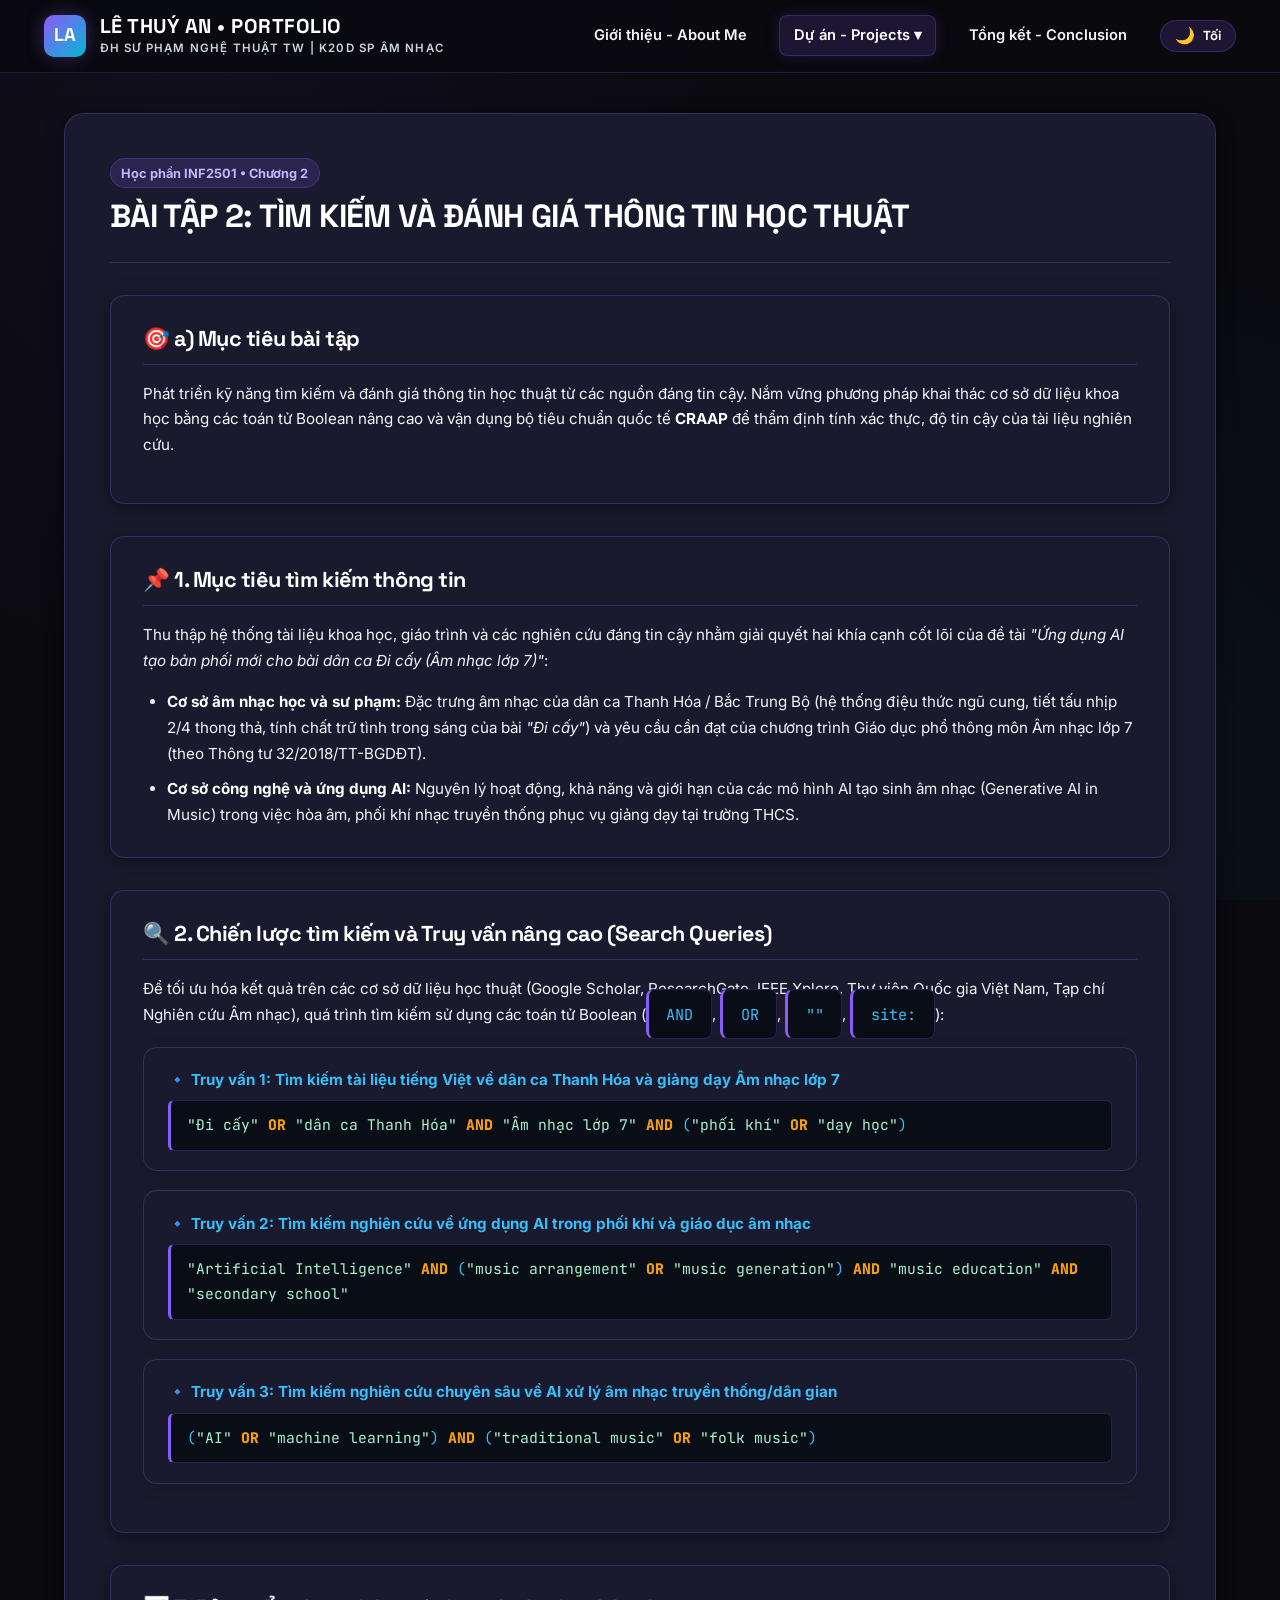
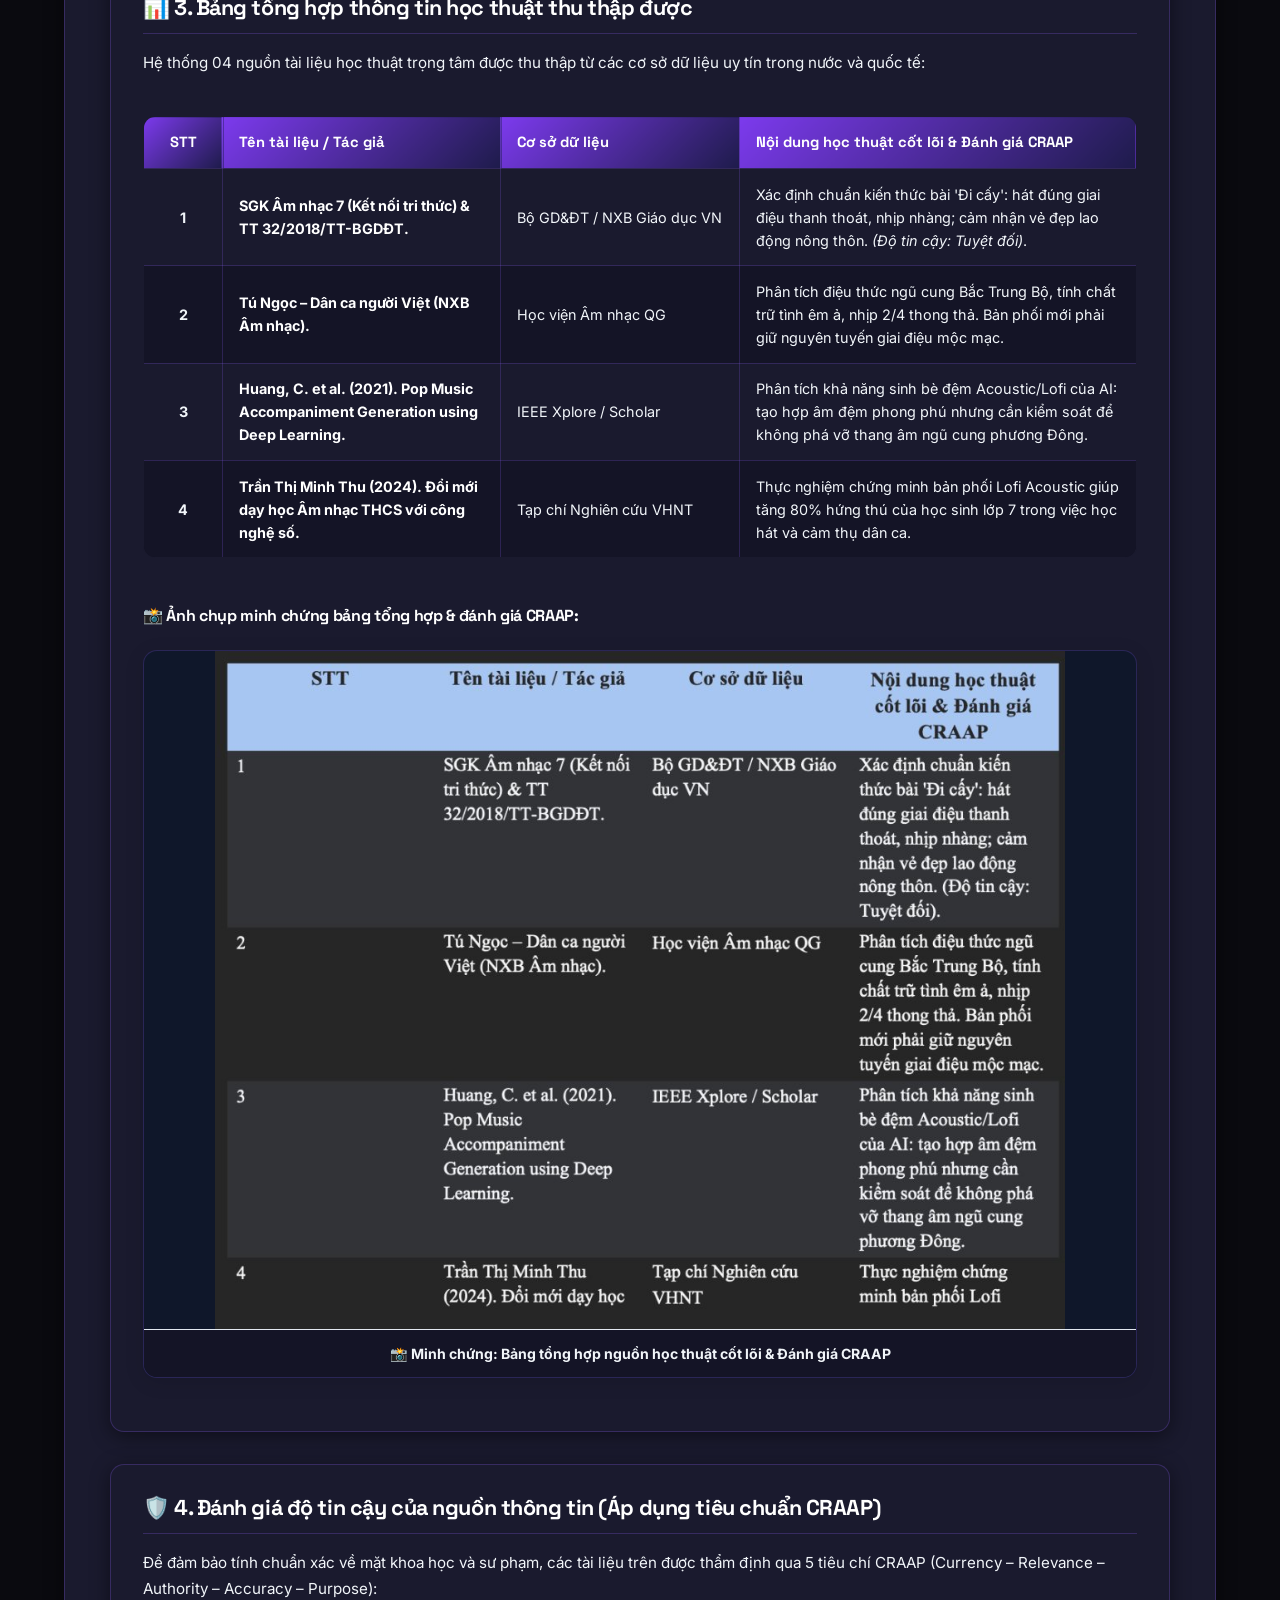
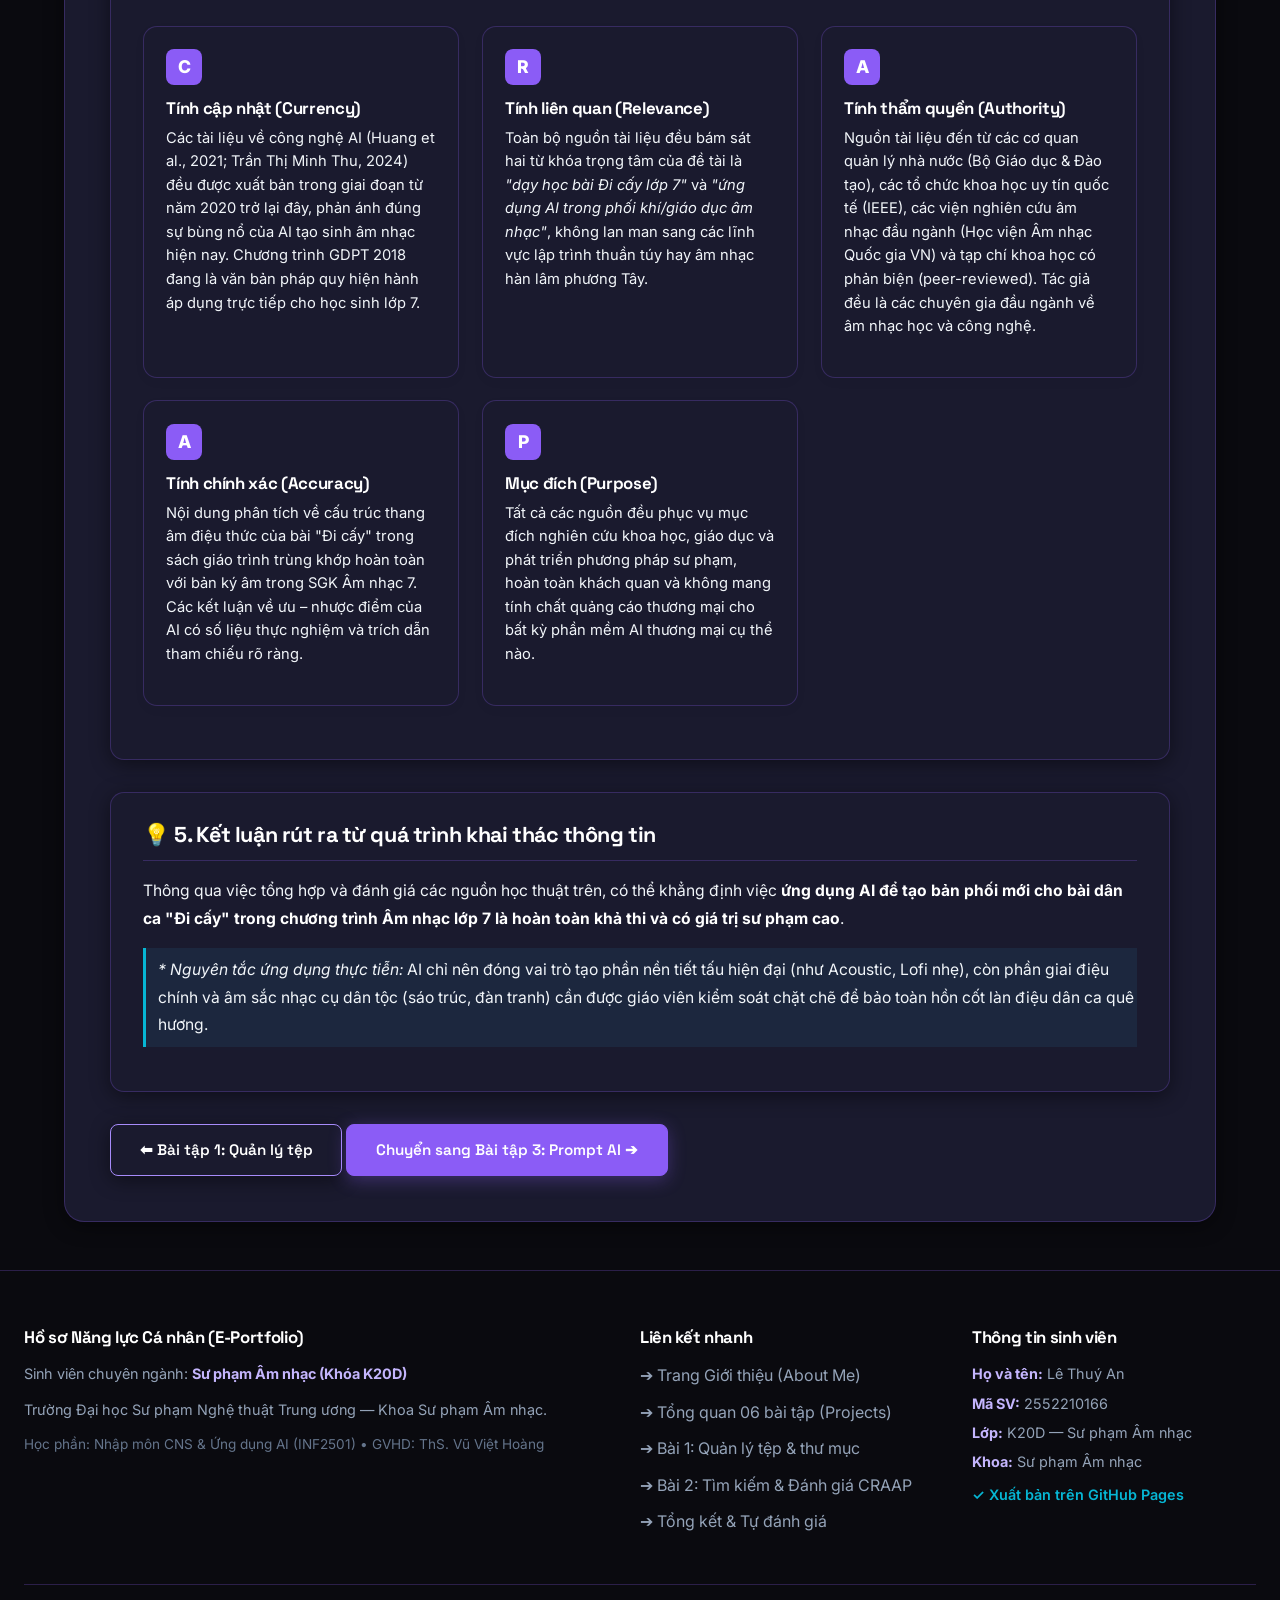
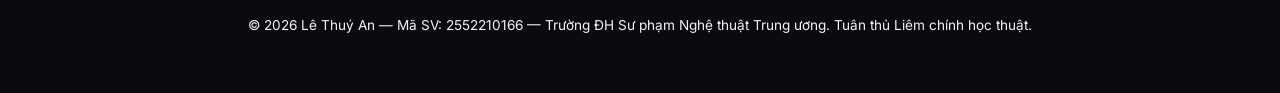
<file: bai-tap-2.html>
<!DOCTYPE html>
<html lang="vi">
<head>
  <meta charset="UTF-8">
  <meta name="viewport" content="width=device-width, initial-scale=1.0">
  <title>Bài tập 2: Tìm kiếm & Đánh giá Thông tin Học thuật | Lê Thuý An - Sư phạm Âm nhạc</title>
  <link rel="stylesheet" href="css/style.css">
  <link rel="preconnect" href="https://fonts.googleapis.com">
  <link rel="preconnect" href="https://fonts.gstatic.com" crossorigin>
  <link href="https://fonts.googleapis.com/css2?family=Space+Grotesk:wght@400;500;600;700;800&family=Inter:wght@300;400;500;600;700&family=JetBrains+Mono:wght@400;500;600&display=swap" rel="stylesheet">
  <style>
    /* Query Box Styles */
    .query-item {
      background: #0f172a;
      border: 1px solid rgba(56, 189, 248, 0.25);
      border-radius: var(--radius-md);
      padding: 1.2rem 1.5rem;
      margin-bottom: 1.2rem;
      box-shadow: 0 4px 15px rgba(0, 0, 0, 0.15);
    }
    .query-title {
      color: #38bdf8;
      font-size: 0.95rem;
      font-weight: 700;
      margin-bottom: 0.5rem;
      display: flex;
      align-items: center;
      gap: 8px;
    }
    .query-code {
      font-family: 'JetBrains Mono', monospace;
      color: #f1f5f9;
      background: #1e293b;
      padding: 0.75rem 1rem;
      border-radius: 6px;
      font-size: 0.92rem;
      display: block;
      overflow-x: auto;
      border-left: 3px solid var(--accent-gold);
    }
    .operator {
      color: #f59e0b;
      font-weight: 800;
    }
    .keyword {
      color: #a7f3d0;
    }
    /* CRAAP 5 Cards */
    .craap-grid {
      display: grid;
      grid-template-columns: repeat(auto-fit, minmax(300px, 1fr));
      gap: 1.4rem;
      margin: 1.5rem 0;
    }
    .craap-card {
      background: var(--bg-card); color: var(--text-body);
      border: 1px solid rgba(139, 92, 246, 0.22);
      border-radius: var(--radius-md);
      padding: 1.4rem;
      box-shadow: 0 4px 12px rgba(0, 0, 0, 0.03);
      position: relative;
      transition: all 0.25s ease;
      display: flex;
      flex-direction: column;
    }
    .craap-card:hover {
      border-color: #8B5CF6;
      transform: translateY(-2px);
      box-shadow: 0 8px 20px rgba(2, 132, 199, 0.1);
    }
    .craap-letter {
      display: inline-flex;
      align-items: center;
      justify-content: center;
      width: 36px;
      height: 36px;
      background: #8B5CF6;
      color: white;
      font-weight: 800;
      border-radius: 8px;
      font-size: 1.1rem;
      margin-bottom: 0.8rem;
    }
    .craap-card h4 {
      color: #A78BFA;
      font-size: 1.05rem;
      margin-bottom: 0.5rem;
    }
    .craap-card p {
      color: var(--text-body);
      font-size: 0.92rem;
      line-height: 1.6;
    }
    /* Table styles */
    .table-craap {
      width: 100%;
      border-collapse: collapse;
      margin: 1.5rem 0;
      font-size: 0.92rem;
    }
    .table-craap th, .table-craap td {
      border: 1px solid rgba(139, 92, 246, 0.22);
      padding: 0.85rem 1rem;
      text-align: left;
      line-height: 1.6;
    }
    .table-craap th {
      background: #8B5CF6;
      color: white;
      font-weight: 700;
    }
    .table-craap tr:nth-child(even) {
      background: var(--bg-card-alt); color: var(--text-body);
    }
    /* Evidence Image */
    .img-evidence-box {
      background: #0f172a;
      border-radius: var(--radius-md);
      overflow: hidden;
      border: 1px solid rgba(139, 92, 246, 0.22);
      box-shadow: 0 4px 20px rgba(0, 0, 0, 0.1);
      margin: 1.5rem 0;
      text-align: center;
    }
    .img-evidence-box img {
      width: 100%;
      max-width: 850px;
      height: auto;
      display: block;
      margin: 0 auto;
      cursor: zoom-in;
    }
    .img-caption {
      background: var(--bg-card-alt); color: var(--text-body);
      color: var(--text-body);
      font-size: 0.88rem;
      font-weight: 700;
      padding: 0.75rem 1rem;
      border-top: 1px solid #e2e8f0;
      display: block;
    }
  </style>
  <script>
    (function() {
      const savedTheme = localStorage.getItem('theme') || 'dark';
      document.documentElement.setAttribute('data-theme', savedTheme);
    })();
  </script>
</head>
<body>
  <!-- HEADER & NAVIGATION -->
  <header class="site-header">
    <div class="nav-container">
      <div class="logo-area">
        <div class="logo-icon">LA</div>
        <div class="logo-text">
          <h1>Lê Thuý An • Portfolio</h1>
          <span>ĐH Sư phạm Nghệ thuật TW | K20D SP Âm nhạc</span>
        </div>
      </div>
      <button class="mobile-toggle" aria-label="Toggle menu">☰</button>
      <nav>
        <ul class="nav-menu">
          <li class="nav-item"><a href="index.html" class="nav-link">Giới thiệu - About Me</a></li>
          <li class="nav-item dropdown">
            <a href="projects.html" class="nav-link active">Dự án - Projects ▾</a>
            <ul class="dropdown-menu">
              <li><a href="projects.html" class="dropdown-item"><strong>📂 Tổng quan 06 Bài tập</strong></a></li>
              <li><a href="bai-tap-1.html" class="dropdown-item">📁 Bài 1: Quản lý tệp & thư mục</a></li>
              <li><a href="bai-tap-2.html" class="dropdown-item active">🔍 Bài 2: Tìm kiếm & Đánh giá CRAAP</a></li>
              <li><a href="bai-tap-3.html" class="dropdown-item">⚡ Bài 3: Prompt Engineering & AI nhạc</a></li>
              <li><a href="bai-tap-4.html" class="dropdown-item">👥 Bài 4: Hợp tác trực tuyến dự án nhóm</a></li>
              <li><a href="bai-tap-5.html" class="dropdown-item">🎨 Bài 5: Sáng tạo nội dung số với AI</a></li>
              <li><a href="bai-tap-6.html" class="dropdown-item">🛡️ Bài 6: Đạo đức & Liêm chính AI</a></li>
            </ul>
          </li>
          <li class="nav-item"><a href="conclusion.html" class="nav-link">Tổng kết - Conclusion</a></li>
        </ul>
      </nav>
    </div>
  </header>

  <!-- MAIN WRAPPER -->
  <main class="main-wrapper" style="margin-top: 2.5rem;">
    <div class="glass-panel reveal">
      <div class="page-header-box">
        <span class="badge-tag">Học phần INF2501 • Chương 2</span>
        <h2 class="page-heading">BÀI TẬP 2: TÌM KIẾM VÀ ĐÁNH GIÁ THÔNG TIN HỌC THUẬT</h2>
      </div>

      <!-- a) MỤC TIÊU -->
      <div class="feature-box goal" style="margin-bottom: 2rem;">
        <h3>🎯 a) Mục tiêu bài tập</h3>
        <p style="line-height: 1.7; color: var(--text-body);">
          Phát triển kỹ năng tìm kiếm và đánh giá thông tin học thuật từ các nguồn đáng tin cậy. Nắm vững phương pháp khai thác cơ sở dữ liệu khoa học bằng các toán tử Boolean nâng cao và vận dụng bộ tiêu chuẩn quốc tế <strong>CRAAP</strong> để thẩm định tính xác thực, độ tin cậy của tài liệu nghiên cứu.
        </p>
      </div>

      <!-- 1. MỤC TIÊU TÌM KIẾM THÔNG TIN -->
      <div class="feature-box process" style="margin-bottom: 2rem;">
        <h3>📌 1. Mục tiêu tìm kiếm thông tin</h3>
        <p style="color: var(--text-body); line-height: 1.7;">
          Thu thập hệ thống tài liệu khoa học, giáo trình và các nghiên cứu đáng tin cậy nhằm giải quyết hai khía cạnh cốt lõi của đề tài <em>"Ứng dụng AI tạo bản phối mới cho bài dân ca Đi cấy (Âm nhạc lớp 7)"</em>:
        </p>
        <ul style="margin-left: 1.5rem; margin-top: 0.6rem; color: var(--text-body); line-height: 1.7;">
          <li style="margin-bottom: 0.6rem;">
            <strong>Cơ sở âm nhạc học và sư phạm:</strong> Đặc trưng âm nhạc của dân ca Thanh Hóa / Bắc Trung Bộ (hệ thống điệu thức ngũ cung, tiết tấu nhịp 2/4 thong thả, tính chất trữ tình trong sáng của bài <em>"Đi cấy"</em>) và yêu cầu cần đạt của chương trình Giáo dục phổ thông môn Âm nhạc lớp 7 (theo Thông tư 32/2018/TT-BGDĐT).
          </li>
          <li>
            <strong>Cơ sở công nghệ và ứng dụng AI:</strong> Nguyên lý hoạt động, khả năng và giới hạn của các mô hình AI tạo sinh âm nhạc (Generative AI in Music) trong việc hòa âm, phối khí nhạc truyền thống phục vụ giảng dạy tại trường THCS.
          </li>
        </ul>
      </div>

      <!-- 2. CHIẾN LƯỢC TÌM KIẾM VÀ TRUY VẤN NÂNG CAO -->
      <div class="feature-box goal" style="margin-bottom: 2rem;">
        <h3>🔍 2. Chiến lược tìm kiếm và Truy vấn nâng cao (Search Queries)</h3>
        <p style="color: var(--text-body); line-height: 1.7; margin-bottom: 1.2rem;">
          Để tối ưu hóa kết quả trên các cơ sở dữ liệu học thuật (Google Scholar, ResearchGate, IEEE Xplore, Thư viện Quốc gia Việt Nam, Tạp chí Nghiên cứu Âm nhạc), quá trình tìm kiếm sử dụng các toán tử Boolean (<code>AND</code>, <code>OR</code>, <code>""</code>, <code>site:</code>):
        </p>

        <!-- Truy vấn 1 -->
        <div class="query-item">
          <div class="query-title">
            <span>🔹 Truy vấn 1: Tìm kiếm tài liệu tiếng Việt về dân ca Thanh Hóa và giảng dạy Âm nhạc lớp 7</span>
          </div>
          <code class="query-code">
            <span class="keyword">"Đi cấy"</span> <span class="operator">OR</span> <span class="keyword">"dân ca Thanh Hóa"</span> <span class="operator">AND</span> <span class="keyword">"Âm nhạc lớp 7"</span> <span class="operator">AND</span> (<span class="keyword">"phối khí"</span> <span class="operator">OR</span> <span class="keyword">"dạy học"</span>)
          </code>
        </div>

        <!-- Truy vấn 2 -->
        <div class="query-item">
          <div class="query-title">
            <span>🔹 Truy vấn 2: Tìm kiếm nghiên cứu về ứng dụng AI trong phối khí và giáo dục âm nhạc</span>
          </div>
          <code class="query-code">
            <span class="keyword">"Artificial Intelligence"</span> <span class="operator">AND</span> (<span class="keyword">"music arrangement"</span> <span class="operator">OR</span> <span class="keyword">"music generation"</span>) <span class="operator">AND</span> <span class="keyword">"music education"</span> <span class="operator">AND</span> <span class="keyword">"secondary school"</span>
          </code>
        </div>

        <!-- Truy vấn 3 -->
        <div class="query-item">
          <div class="query-title">
            <span>🔹 Truy vấn 3: Tìm kiếm nghiên cứu chuyên sâu về AI xử lý âm nhạc truyền thống/dân gian</span>
          </div>
          <code class="query-code">
            (<span class="keyword">"AI"</span> <span class="operator">OR</span> <span class="keyword">"machine learning"</span>) <span class="operator">AND</span> (<span class="keyword">"traditional music"</span> <span class="operator">OR</span> <span class="keyword">"folk music"</span>)
          </code>
        </div>
      </div>

      <!-- 3. BẢNG TỔNG HỢP THÔNG TIN HỌC THUẬT THU THẬP ĐƯỢC -->
      <div class="feature-box product" style="margin-bottom: 2rem;">
        <h3>📊 3. Bảng tổng hợp thông tin học thuật thu thập được</h3>
        <p style="color: var(--text-body); line-height: 1.7;">
          Hệ thống 04 nguồn tài liệu học thuật trọng tâm được thu thập từ các cơ sở dữ liệu uy tín trong nước và quốc tế:
        </p>

        <!-- Bảng HTML -->
        <div style="overflow-x: auto;">
          <table class="table-craap">
            <thead>
              <tr>
                <th style="width: 8%; text-align: center;">STT</th>
                <th style="width: 28%;">Tên tài liệu / Tác giả</th>
                <th style="width: 24%;">Cơ sở dữ liệu</th>
                <th style="width: 40%;">Nội dung học thuật cốt lõi & Đánh giá CRAAP</th>
              </tr>
            </thead>
            <tbody>
              <tr>
                <td style="text-align: center; font-weight: 700;">1</td>
                <td><strong>SGK Âm nhạc 7 (Kết nối tri thức) & TT 32/2018/TT-BGDĐT.</strong></td>
                <td>Bộ GD&ĐT / NXB Giáo dục VN</td>
                <td>Xác định chuẩn kiến thức bài 'Đi cấy': hát đúng giai điệu thanh thoát, nhịp nhàng; cảm nhận vẻ đẹp lao động nông thôn. <em>(Độ tin cậy: Tuyệt đối)</em>.</td>
              </tr>
              <tr>
                <td style="text-align: center; font-weight: 700;">2</td>
                <td><strong>Tú Ngọc – Dân ca người Việt (NXB Âm nhạc).</strong></td>
                <td>Học viện Âm nhạc QG</td>
                <td>Phân tích điệu thức ngũ cung Bắc Trung Bộ, tính chất trữ tình êm ả, nhịp 2/4 thong thả. Bản phối mới phải giữ nguyên tuyến giai điệu mộc mạc.</td>
              </tr>
              <tr>
                <td style="text-align: center; font-weight: 700;">3</td>
                <td><strong>Huang, C. et al. (2021). Pop Music Accompaniment Generation using Deep Learning.</strong></td>
                <td>IEEE Xplore / Scholar</td>
                <td>Phân tích khả năng sinh bè đệm Acoustic/Lofi của AI: tạo hợp âm đệm phong phú nhưng cần kiểm soát để không phá vỡ thang âm ngũ cung phương Đông.</td>
              </tr>
              <tr>
                <td style="text-align: center; font-weight: 700;">4</td>
                <td><strong>Trần Thị Minh Thu (2024). Đổi mới dạy học Âm nhạc THCS với công nghệ số.</strong></td>
                <td>Tạp chí Nghiên cứu VHNT</td>
                <td>Thực nghiệm chứng minh bản phối Lofi Acoustic giúp tăng 80% hứng thú của học sinh lớp 7 trong việc học hát và cảm thụ dân ca.</td>
              </tr>
            </tbody>
          </table>
        </div>

        <!-- ẢNH MINH CHỨNG TÀI LIỆU THU THẬP -->
        <div style="margin-top: 1.5rem;">
          <h4 style="color: #A78BFA; margin-bottom: 0.6rem;">📸 Ảnh chụp minh chứng bảng tổng hợp & đánh giá CRAAP:</h4>
          <div class="img-evidence-box">
            <a href="images/bai2/bang_danh_gia_craap.jpg" target="_blank" title="Nhấp để xem ảnh kích thước gốc">
              <img src="images/bai2/bang_danh_gia_craap.jpg" alt="Minh chứng Bảng tổng hợp học thuật CRAAP">
            </a>
            <span class="img-caption">📸 Minh chứng: Bảng tổng hợp nguồn học thuật cốt lõi & Đánh giá CRAAP</span>
          </div>
        </div>
      </div>

      <!-- 4. ĐÁNH GIÁ ĐỘ TIN CẬY CỦA NGUỒN THÔNG TIN (TIÊU CHUẨN CRAAP) -->
      <div class="feature-box process" style="margin-bottom: 2rem;">
        <h3>🛡️ 4. Đánh giá độ tin cậy của nguồn thông tin (Áp dụng tiêu chuẩn CRAAP)</h3>
        <p style="color: var(--text-body); line-height: 1.7;">
          Để đảm bảo tính chuẩn xác về mặt khoa học và sư phạm, các tài liệu trên được thẩm định qua 5 tiêu chí CRAAP (Currency – Relevance – Authority – Accuracy – Purpose):
        </p>

        <div class="craap-grid">
          <!-- C - Currency -->
          <div class="craap-card">
            <span class="craap-letter">C</span>
            <h4>Tính cập nhật (Currency)</h4>
            <p>
              Các tài liệu về công nghệ AI (Huang et al., 2021; Trần Thị Minh Thu, 2024) đều được xuất bản trong giai đoạn từ năm 2020 trở lại đây, phản ánh đúng sự bùng nổ của AI tạo sinh âm nhạc hiện nay. Chương trình GDPT 2018 đang là văn bản pháp quy hiện hành áp dụng trực tiếp cho học sinh lớp 7.
            </p>
          </div>

          <!-- R - Relevance -->
          <div class="craap-card">
            <span class="craap-letter">R</span>
            <h4>Tính liên quan (Relevance)</h4>
            <p>
              Toàn bộ nguồn tài liệu đều bám sát hai từ khóa trọng tâm của đề tài là <em>"dạy học bài Đi cấy lớp 7"</em> và <em>"ứng dụng AI trong phối khí/giáo dục âm nhạc"</em>, không lan man sang các lĩnh vực lập trình thuần túy hay âm nhạc hàn lâm phương Tây.
            </p>
          </div>

          <!-- A - Authority -->
          <div class="craap-card">
            <span class="craap-letter">A</span>
            <h4>Tính thẩm quyền (Authority)</h4>
            <p>
              Nguồn tài liệu đến từ các cơ quan quản lý nhà nước (Bộ Giáo dục & Đào tạo), các tổ chức khoa học uy tín quốc tế (IEEE), các viện nghiên cứu âm nhạc đầu ngành (Học viện Âm nhạc Quốc gia VN) và tạp chí khoa học có phản biện (peer-reviewed). Tác giả đều là các chuyên gia đầu ngành về âm nhạc học và công nghệ.
            </p>
          </div>

          <!-- A - Accuracy -->
          <div class="craap-card">
            <span class="craap-letter">A</span>
            <h4>Tính chính xác (Accuracy)</h4>
            <p>
              Nội dung phân tích về cấu trúc thang âm điệu thức của bài "Đi cấy" trong sách giáo trình trùng khớp hoàn toàn với bản ký âm trong SGK Âm nhạc 7. Các kết luận về ưu – nhược điểm của AI có số liệu thực nghiệm và trích dẫn tham chiếu rõ ràng.
            </p>
          </div>

          <!-- P - Purpose -->
          <div class="craap-card">
            <span class="craap-letter">P</span>
            <h4>Mục đích (Purpose)</h4>
            <p>
              Tất cả các nguồn đều phục vụ mục đích nghiên cứu khoa học, giáo dục và phát triển phương pháp sư phạm, hoàn toàn khách quan và không mang tính chất quảng cáo thương mại cho bất kỳ phần mềm AI thương mại cụ thể nào.
            </p>
          </div>
        </div>
      </div>

      <!-- 5. KẾT LUẬN RÚT RA TỪ QUÁ TRÌNH KHAI THÁC THÔNG TIN -->
      <div class="feature-box goal" style="margin-bottom: 2rem;">
        <h3>💡 5. Kết luận rút ra từ quá trình khai thác thông tin</h3>
        <p style="color: var(--text-body); line-height: 1.75; font-size: 0.98rem;">
          Thông qua việc tổng hợp và đánh giá các nguồn học thuật trên, có thể khẳng định việc <strong>ứng dụng AI để tạo bản phối mới cho bài dân ca "Đi cấy" trong chương trình Âm nhạc lớp 7 là hoàn toàn khả thi và có giá trị sư phạm cao</strong>. 
        </p>
        <p style="color: var(--text-body); line-height: 1.75; font-size: 0.98rem; margin-top: 0.8rem; border-left: 3px solid var(--accent-cyan); padding-left: 12px; background: rgba(56, 189, 248, 0.08); padding-top: 8px; padding-bottom: 8px;">
          <em>* Nguyên tắc ứng dụng thực tiễn:</em> AI chỉ nên đóng vai trò tạo phần nền tiết tấu hiện đại (như Acoustic, Lofi nhẹ), còn phần giai điệu chính và âm sắc nhạc cụ dân tộc (sáo trúc, đàn tranh) cần được giáo viên kiểm soát chặt chẽ để bảo toàn hồn cốt làn điệu dân ca quê hương.
        </p>
      </div>

      <!-- ĐIỀU HƯỚNG TRANG -->
      <div class="pagination-nav">
        <a href="bai-tap-1.html" class="btn btn-glass" style="color: #A78BFA; border-color: #A78BFA;">⬅ Bài tập 1: Quản lý tệp</a>
        <a href="bai-tap-3.html" class="btn btn-primary">Chuyển sang Bài tập 3: Prompt AI ➔</a>
      </div>
    </div>
  </main>

  <!-- FOOTER -->
  <footer class="site-footer">
    <div class="footer-grid">
      <div class="footer-col">
        <h4>Hồ sơ Năng lực Cá nhân (E-Portfolio)</h4>
        <p style="margin-bottom: 0.8rem; line-height: 1.6;">Sinh viên chuyên ngành: <strong>Sư phạm Âm nhạc (Khóa K20D)</strong></p>
        <p style="margin-bottom: 0.8rem; line-height: 1.6;">Trường Đại học Sư phạm Nghệ thuật Trung ương — Khoa Sư phạm Âm nhạc.</p>
        <p style="color: #64748B; font-size: 0.85rem;">Học phần: Nhập môn CNS & Ứng dụng AI (INF2501) • GVHD: ThS. Vũ Việt Hoàng</p>
      </div>
      <div class="footer-col">
        <h4>Liên kết nhanh</h4>
        <ul>
          <li><a href="index.html">➔ Trang Giới thiệu (About Me)</a></li>
          <li><a href="projects.html">➔ Tổng quan 06 bài tập (Projects)</a></li>
          <li><a href="bai-tap-1.html">➔ Bài 1: Quản lý tệp & thư mục</a></li>
          <li><a href="bai-tap-2.html">➔ Bài 2: Tìm kiếm & Đánh giá CRAAP</a></li>
          <li><a href="conclusion.html">➔ Tổng kết & Tự đánh giá</a></li>
        </ul>
      </div>
      <div class="footer-col">
        <h4>Thông tin sinh viên</h4>
        <p style="margin-bottom: 0.4rem;"><strong>Họ và tên:</strong> Lê Thuý An</p>
        <p style="margin-bottom: 0.4rem;"><strong>Mã SV:</strong> 2552210166</p>
        <p style="margin-bottom: 0.4rem;"><strong>Lớp:</strong> K20D — Sư phạm Âm nhạc</p>
        <p style="margin-bottom: 0.4rem;"><strong>Khoa:</strong> Sư phạm Âm nhạc</p>
        <p style="color: var(--accent-cyan); font-weight: 600; margin-top: 0.6rem;">✓ Xuất bản trên GitHub Pages</p>
      </div>
    </div>
    <div class="footer-credit">
      <p>© 2026 Lê Thuý An — Mã SV: 2552210166 — Trường ĐH Sư phạm Nghệ thuật Trung ương. Tuân thủ Liêm chính học thuật.</p>
    </div>
  </footer>
  <script src="js/main.js"></script>
</body>
</html>
</file>
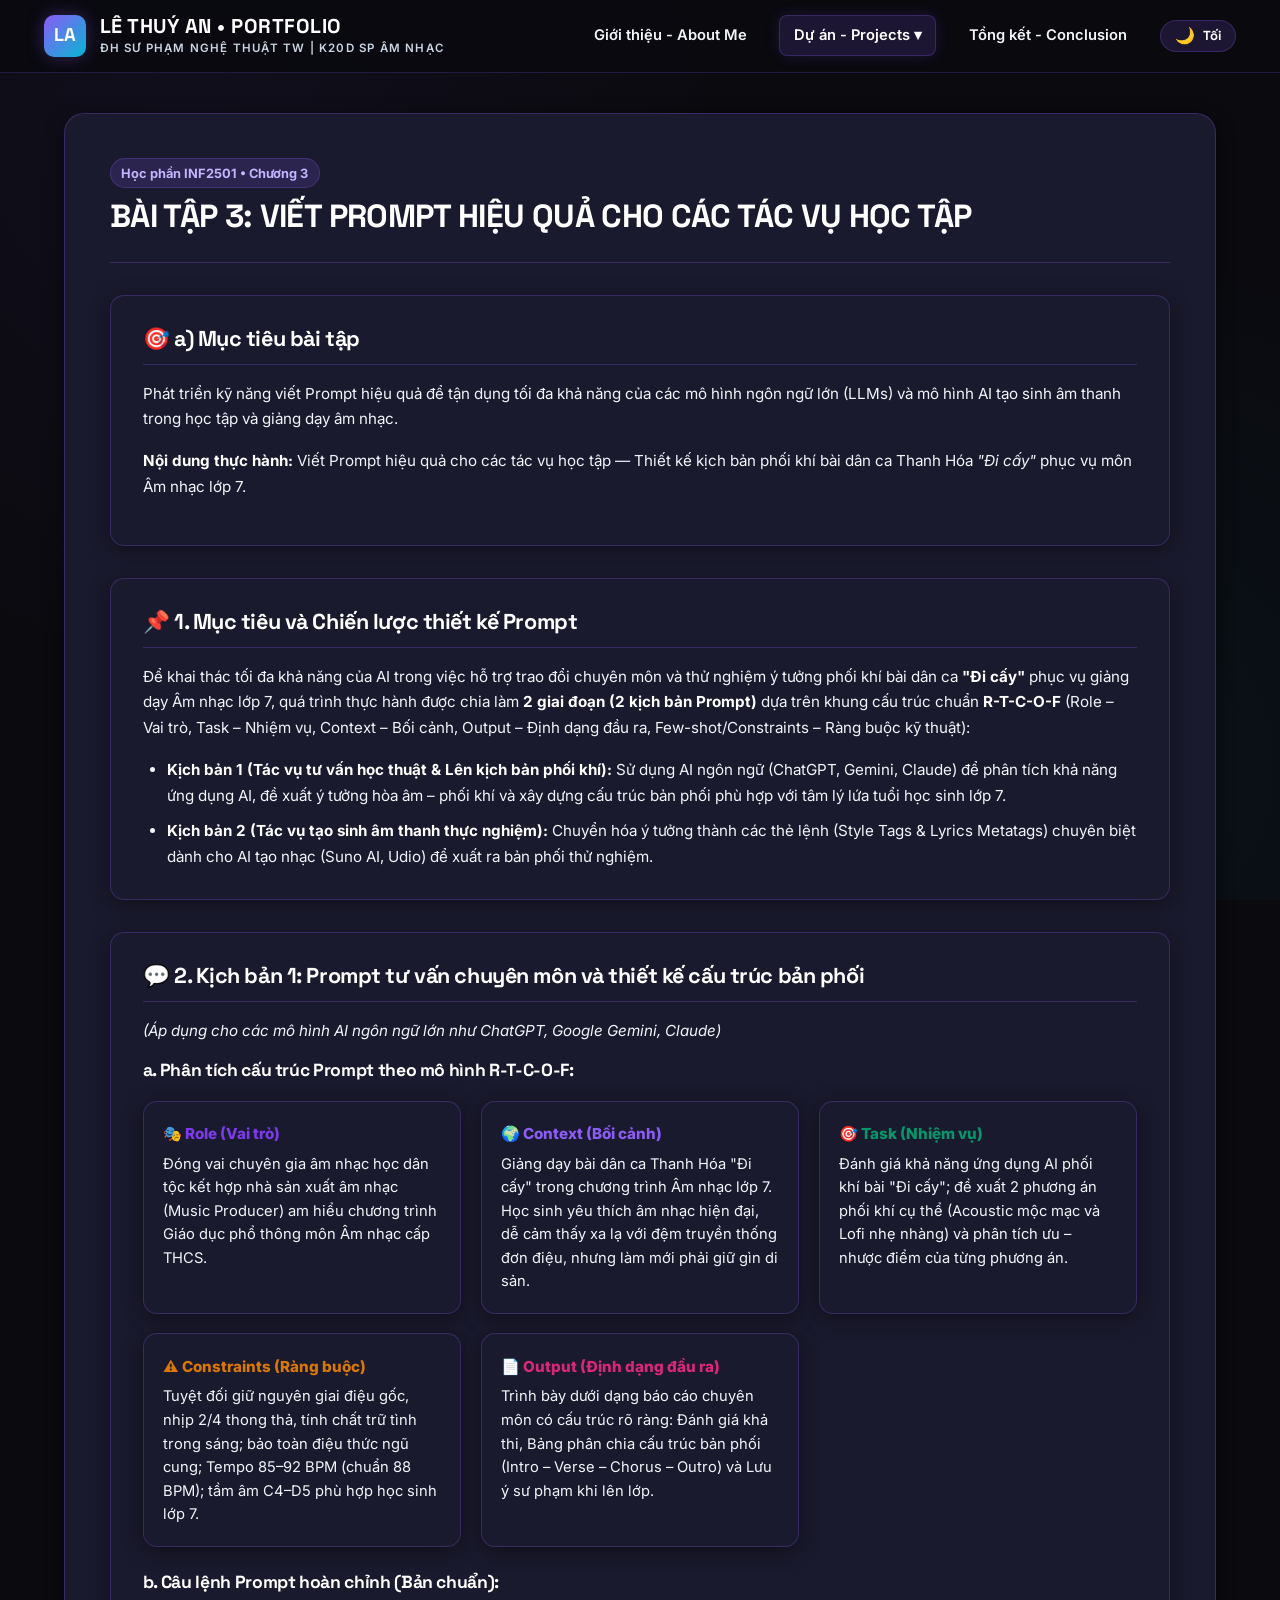
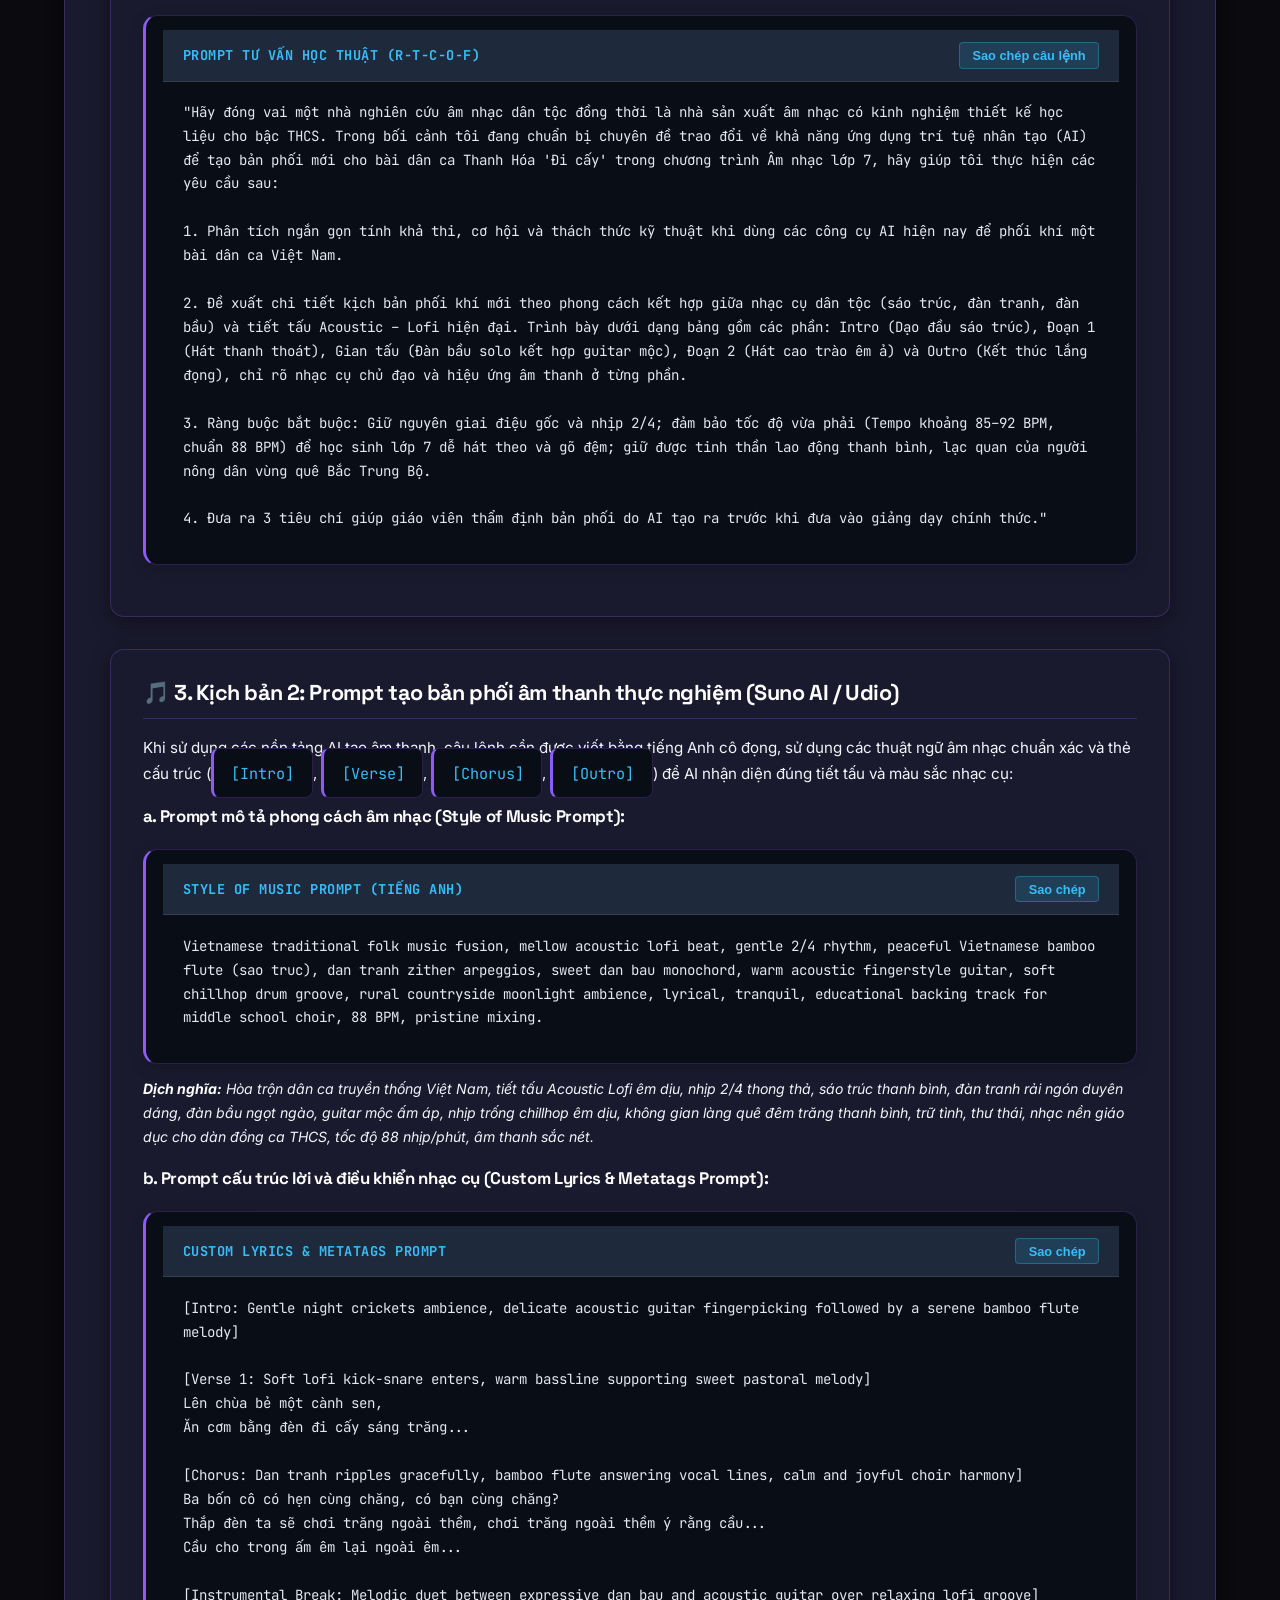
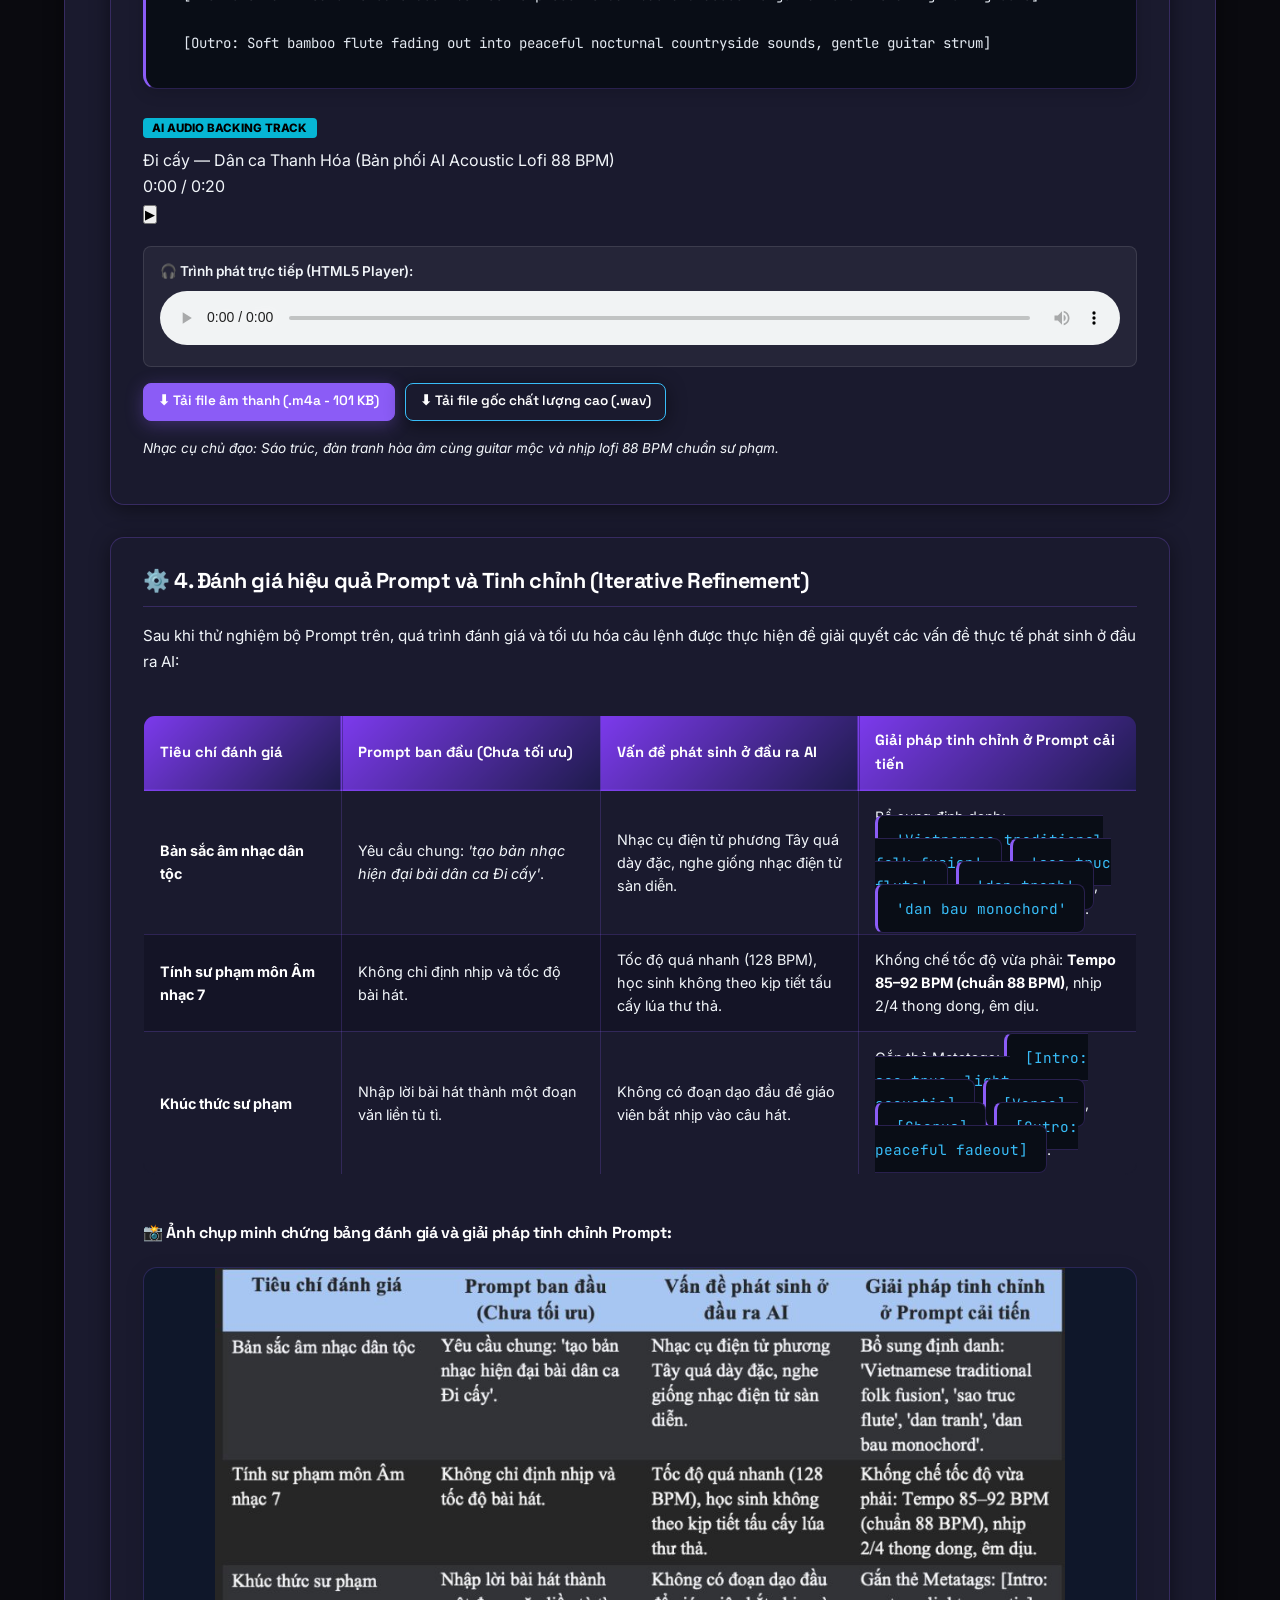
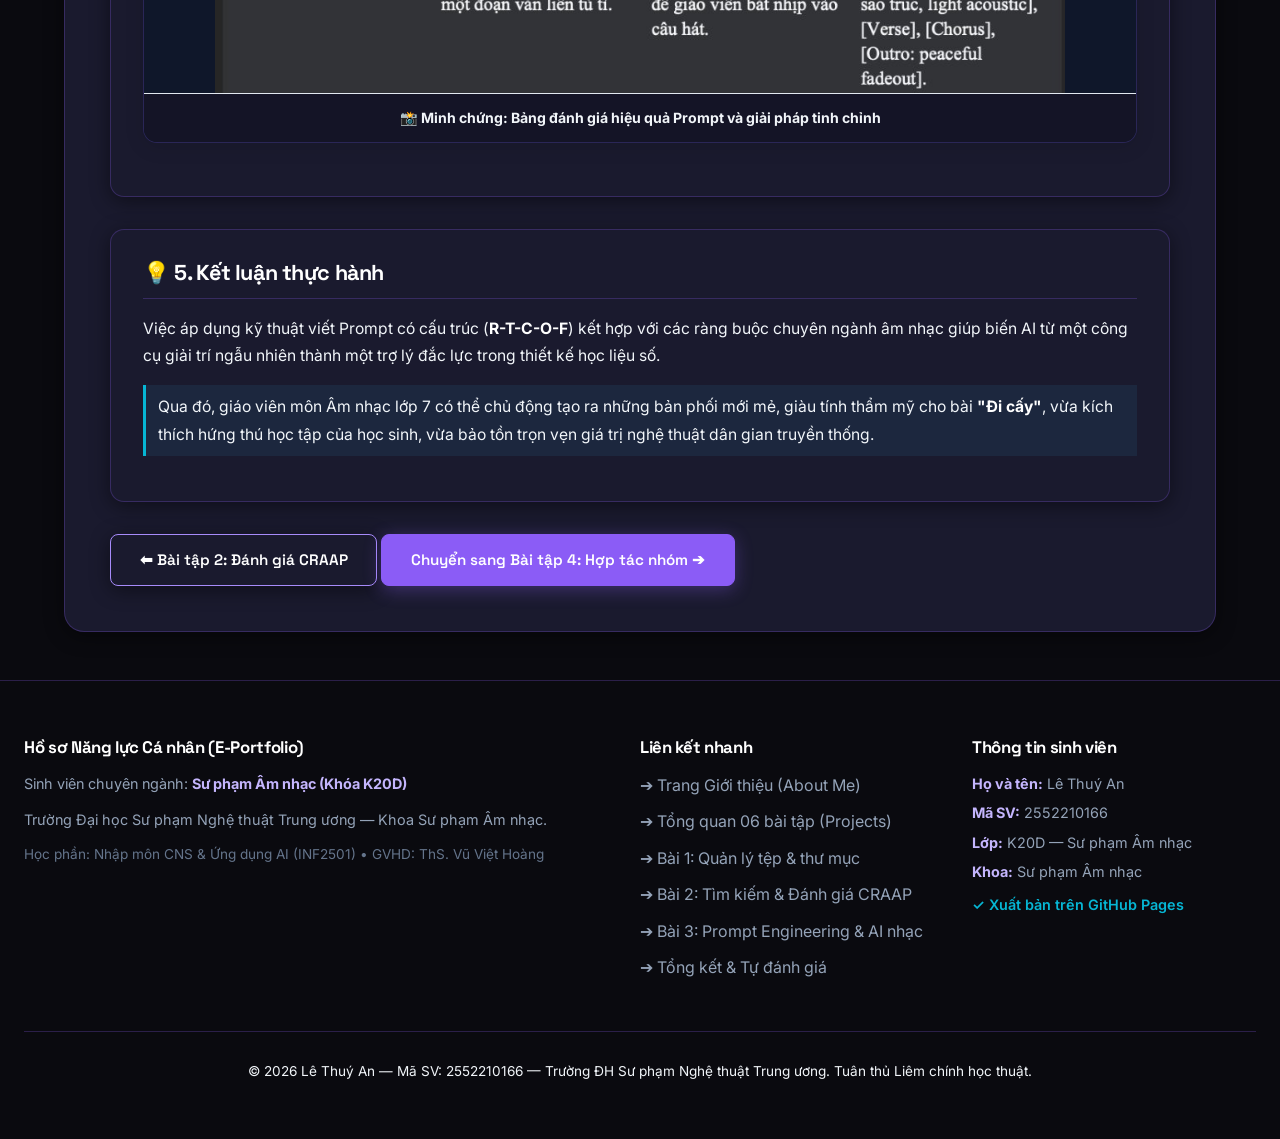
<file: bai-tap-3.html>
<!DOCTYPE html>
<html lang="vi">
<head>
  <meta charset="UTF-8">
  <meta name="viewport" content="width=device-width, initial-scale=1.0">
  <title>Bài tập 3: Prompt Engineering & AI Âm nhạc | Lê Thuý An - Sư phạm Âm nhạc</title>
  <link rel="stylesheet" href="css/style.css">
  <link rel="preconnect" href="https://fonts.googleapis.com">
  <link rel="preconnect" href="https://fonts.gstatic.com" crossorigin>
  <link href="https://fonts.googleapis.com/css2?family=Space+Grotesk:wght@400;500;600;700;800&family=Inter:wght@300;400;500;600;700&family=JetBrains+Mono:wght@400;500;600&display=swap" rel="stylesheet">
  <style>
    /* R-T-C-O-F Grid */
    .rctof-grid {
      display: grid;
      grid-template-columns: repeat(auto-fit, minmax(280px, 1fr));
      gap: 1.2rem;
      margin: 1.2rem 0;
    }
    .rctof-item {
      background: var(--bg-card-alt); color: var(--text-body);
      border: 1px solid rgba(139, 92, 246, 0.22);
      border-radius: var(--radius-md);
      padding: 1.2rem;
      border-left: 4px solid #8B5CF6;
    }
    .rctof-item.role { border-left-color: #8b5cf6; }
    .rctof-item.context { border-left-color: #0ea5e9; }
    .rctof-item.task { border-left-color: #10b981; }
    .rctof-item.constraints { border-left-color: #f59e0b; }
    .rctof-item.output { border-left-color: #ec4899; }
    
    .rctof-title {
      font-weight: 800;
      font-size: 0.95rem;
      margin-bottom: 0.4rem;
      display: flex;
      align-items: center;
      gap: 6px;
    }
    .rctof-desc {
      color: var(--text-body);
      font-size: 0.92rem;
      line-height: 1.6;
    }

    /* Code Box Styles */
    .code-box {
      background: #0f172a;
      border: 1px solid rgba(56, 189, 248, 0.25);
      border-radius: var(--radius-md);
      overflow: hidden;
      margin: 1.4rem 0;
      box-shadow: 0 4px 15px rgba(0, 0, 0, 0.15);
    }
    .code-header {
      background: #1e293b;
      padding: 0.75rem 1.2rem;
      display: flex;
      justify-content: space-between;
      align-items: center;
      border-bottom: 1px solid rgba(255, 255, 255, 0.1);
    }
    .code-title {
      color: #38bdf8;
      font-size: 0.85rem;
      font-weight: 700;
      letter-spacing: 0.5px;
    }
    .copy-btn {
      background: rgba(56, 189, 248, 0.15);
      color: #38bdf8;
      border: 1px solid rgba(56, 189, 248, 0.3);
      padding: 0.3rem 0.8rem;
      border-radius: 4px;
      font-size: 0.8rem;
      font-weight: 600;
      cursor: pointer;
      transition: all 0.2s ease;
    }
    .copy-btn:hover {
      background: #38bdf8;
      color: #0f172a;
    }
    .code-body {
      padding: 1.2rem;
      color: #e2e8f0;
      font-family: 'JetBrains Mono', monospace;
      font-size: 0.88rem;
      line-height: 1.7;
      white-space: pre-wrap;
      word-break: break-word;
    }

    /* Table Styles */
    .table-eval {
      width: 100%;
      border-collapse: collapse;
      margin: 1.5rem 0;
      font-size: 0.92rem;
    }
    .table-eval th, .table-eval td {
      border: 1px solid rgba(139, 92, 246, 0.22);
      padding: 0.85rem 1rem;
      text-align: left;
      line-height: 1.6;
    }
    .table-eval th {
      background: #8B5CF6;
      color: white;
      font-weight: 700;
    }
    .table-eval tr:nth-child(even) {
      background: var(--bg-card-alt); color: var(--text-body);
    }

    /* Evidence Image */
    .img-evidence-box {
      background: #0f172a;
      border-radius: var(--radius-md);
      overflow: hidden;
      border: 1px solid rgba(139, 92, 246, 0.22);
      box-shadow: 0 4px 20px rgba(0, 0, 0, 0.1);
      margin: 1.5rem 0;
      text-align: center;
    }
    .img-evidence-box img {
      width: 100%;
      max-width: 850px;
      height: auto;
      display: block;
      margin: 0 auto;
      cursor: zoom-in;
    }
    .img-caption {
      background: var(--bg-card-alt); color: var(--text-body);
      color: var(--text-body);
      font-size: 0.88rem;
      font-weight: 700;
      padding: 0.75rem 1rem;
      border-top: 1px solid #e2e8f0;
      display: block;
    }
  </style>
  <script>
    (function() {
      const savedTheme = localStorage.getItem('theme') || 'dark';
      document.documentElement.setAttribute('data-theme', savedTheme);
    })();
  </script>
</head>
<body>
  <!-- HEADER & NAVIGATION -->
  <header class="site-header">
    <div class="nav-container">
      <div class="logo-area">
        <div class="logo-icon">LA</div>
        <div class="logo-text">
          <h1>Lê Thuý An • Portfolio</h1>
          <span>ĐH Sư phạm Nghệ thuật TW | K20D SP Âm nhạc</span>
        </div>
      </div>
      <button class="mobile-toggle" aria-label="Toggle menu">☰</button>
      <nav>
        <ul class="nav-menu">
          <li class="nav-item"><a href="index.html" class="nav-link">Giới thiệu - About Me</a></li>
          <li class="nav-item dropdown">
            <a href="projects.html" class="nav-link active">Dự án - Projects ▾</a>
            <ul class="dropdown-menu">
              <li><a href="projects.html" class="dropdown-item"><strong>📂 Tổng quan 06 Bài tập</strong></a></li>
              <li><a href="bai-tap-1.html" class="dropdown-item">📁 Bài 1: Quản lý tệp & thư mục</a></li>
              <li><a href="bai-tap-2.html" class="dropdown-item">🔍 Bài 2: Tìm kiếm & Đánh giá CRAAP</a></li>
              <li><a href="bai-tap-3.html" class="dropdown-item active">⚡ Bài 3: Prompt Engineering & AI nhạc</a></li>
              <li><a href="bai-tap-4.html" class="dropdown-item">👥 Bài 4: Hợp tác trực tuyến dự án nhóm</a></li>
              <li><a href="bai-tap-5.html" class="dropdown-item">🎨 Bài 5: Sáng tạo nội dung số với AI</a></li>
              <li><a href="bai-tap-6.html" class="dropdown-item">🛡️ Bài 6: Đạo đức & Liêm chính AI</a></li>
            </ul>
          </li>
          <li class="nav-item"><a href="conclusion.html" class="nav-link">Tổng kết - Conclusion</a></li>
        </ul>
      </nav>
    </div>
  </header>

  <!-- MAIN WRAPPER -->
  <main class="main-wrapper" style="margin-top: 2.5rem;">
    <div class="glass-panel reveal">
      <div class="page-header-box">
        <span class="badge-tag">Học phần INF2501 • Chương 3</span>
        <h2 class="page-heading">BÀI TẬP 3: VIẾT PROMPT HIỆU QUẢ CHO CÁC TÁC VỤ HỌC TẬP</h2>
      </div>

      <!-- a) MỤC TIÊU BÀI TẬP -->
      <div class="feature-box goal" style="margin-bottom: 2rem;">
        <h3>🎯 a) Mục tiêu bài tập</h3>
        <p style="line-height: 1.7; color: var(--text-body);">
          Phát triển kỹ năng viết Prompt hiệu quả để tận dụng tối đa khả năng của các mô hình ngôn ngữ lớn (LLMs) và mô hình AI tạo sinh âm thanh trong học tập và giảng dạy âm nhạc.
        </p>
        <p style="line-height: 1.7; color: var(--text-body); margin-top: 0.5rem;">
          <strong>Nội dung thực hành:</strong> Viết Prompt hiệu quả cho các tác vụ học tập — Thiết kế kịch bản phối khí bài dân ca Thanh Hóa <em>"Đi cấy"</em> phục vụ môn Âm nhạc lớp 7.
        </p>
      </div>

      <!-- 1. MỤC TIÊU VÀ CHIẾN LƯỢC THIẾT KẾ PROMPT -->
      <div class="feature-box process" style="margin-bottom: 2rem;">
        <h3>📌 1. Mục tiêu và Chiến lược thiết kế Prompt</h3>
        <p style="color: var(--text-body); line-height: 1.7;">
          Để khai thác tối đa khả năng của AI trong việc hỗ trợ trao đổi chuyên môn và thử nghiệm ý tưởng phối khí bài dân ca <strong>"Đi cấy"</strong> phục vụ giảng dạy Âm nhạc lớp 7, quá trình thực hành được chia làm <strong>2 giai đoạn (2 kịch bản Prompt)</strong> dựa trên khung cấu trúc chuẩn <strong>R-T-C-O-F</strong> (Role – Vai trò, Task – Nhiệm vụ, Context – Bối cảnh, Output – Định dạng đầu ra, Few-shot/Constraints – Ràng buộc kỹ thuật):
        </p>
        <ul style="margin-left: 1.5rem; margin-top: 0.8rem; color: var(--text-body); line-height: 1.7;">
          <li style="margin-bottom: 0.6rem;">
            <strong>Kịch bản 1 (Tác vụ tư vấn học thuật & Lên kịch bản phối khí):</strong> Sử dụng AI ngôn ngữ (ChatGPT, Gemini, Claude) để phân tích khả năng ứng dụng AI, đề xuất ý tưởng hòa âm – phối khí và xây dựng cấu trúc bản phối phù hợp với tâm lý lứa tuổi học sinh lớp 7.
          </li>
          <li>
            <strong>Kịch bản 2 (Tác vụ tạo sinh âm thanh thực nghiệm):</strong> Chuyển hóa ý tưởng thành các thẻ lệnh (Style Tags & Lyrics Metatags) chuyên biệt dành cho AI tạo nhạc (Suno AI, Udio) để xuất ra bản phối thử nghiệm.
          </li>
        </ul>
      </div>

      <!-- 2. KỊCH BẢN 1: PROMPT TƯ VẤN CHUYÊN MÔN (AI NGÔN NGỮ) -->
      <div class="feature-box goal" style="margin-bottom: 2rem;">
        <h3>💬 2. Kịch bản 1: Prompt tư vấn chuyên môn và thiết kế cấu trúc bản phối</h3>
        <p style="color: var(--text-muted); font-size: 0.95rem; margin-bottom: 1rem;">
          <em>(Áp dụng cho các mô hình AI ngôn ngữ lớn như ChatGPT, Google Gemini, Claude)</em>
        </p>

        <!-- a. Phân tích cấu trúc Prompt theo mô hình R-T-C-O-F -->
        <h4 style="color: #A78BFA; font-size: 1.1rem; margin-bottom: 0.8rem;">a. Phân tích cấu trúc Prompt theo mô hình R-T-C-O-F:</h4>
        <div class="rctof-grid">
          <div class="rctof-item role">
            <div class="rctof-title" style="color: #7c3aed;">🎭 Role (Vai trò)</div>
            <div class="rctof-desc">Đóng vai chuyên gia âm nhạc học dân tộc kết hợp nhà sản xuất âm nhạc (Music Producer) am hiểu chương trình Giáo dục phổ thông môn Âm nhạc cấp THCS.</div>
          </div>
          <div class="rctof-item context">
            <div class="rctof-title" style="color: #8B5CF6;">🌍 Context (Bối cảnh)</div>
            <div class="rctof-desc">Giảng dạy bài dân ca Thanh Hóa "Đi cấy" trong chương trình Âm nhạc lớp 7. Học sinh yêu thích âm nhạc hiện đại, dễ cảm thấy xa lạ với đệm truyền thống đơn điệu, nhưng làm mới phải giữ gìn di sản.</div>
          </div>
          <div class="rctof-item task">
            <div class="rctof-title" style="color: #059669;">🎯 Task (Nhiệm vụ)</div>
            <div class="rctof-desc">Đánh giá khả năng ứng dụng AI phối khí bài "Đi cấy"; đề xuất 2 phương án phối khí cụ thể (Acoustic mộc mạc và Lofi nhẹ nhàng) và phân tích ưu – nhược điểm của từng phương án.</div>
          </div>
          <div class="rctof-item constraints">
            <div class="rctof-title" style="color: #d97706;">⚠️ Constraints (Ràng buộc)</div>
            <div class="rctof-desc">Tuyệt đối giữ nguyên giai điệu gốc, nhịp 2/4 thong thả, tính chất trữ tình trong sáng; bảo toàn điệu thức ngũ cung; Tempo 85–92 BPM (chuẩn 88 BPM); tầm âm C4–D5 phù hợp học sinh lớp 7.</div>
          </div>
          <div class="rctof-item output">
            <div class="rctof-title" style="color: #db2777;">📄 Output (Định dạng đầu ra)</div>
            <div class="rctof-desc">Trình bày dưới dạng báo cáo chuyên môn có cấu trúc rõ ràng: Đánh giá khả thi, Bảng phân chia cấu trúc bản phối (Intro – Verse – Chorus – Outro) và Lưu ý sư phạm khi lên lớp.</div>
          </div>
        </div>

        <!-- b. Câu lệnh Prompt hoàn chỉnh -->
        <h4 style="color: #A78BFA; font-size: 1.1rem; margin-top: 1.5rem; margin-bottom: 0.6rem;">b. Câu lệnh Prompt hoàn chỉnh (Bản chuẩn):</h4>
        <div class="code-box">
          <div class="code-header">
            <span class="code-title">PROMPT TƯ VẤN HỌC THUẬT (R-T-C-O-F)</span>
            <button class="copy-btn" onclick="navigator.clipboard.writeText(document.getElementById('prompt-text-1').innerText); alert('Đã sao chép kịch bản Prompt 1!');">Sao chép câu lệnh</button>
          </div>
          <div class="code-body" id="prompt-text-1">"Hãy đóng vai một nhà nghiên cứu âm nhạc dân tộc đồng thời là nhà sản xuất âm nhạc có kinh nghiệm thiết kế học liệu cho bậc THCS. Trong bối cảnh tôi đang chuẩn bị chuyên đề trao đổi về khả năng ứng dụng trí tuệ nhân tạo (AI) để tạo bản phối mới cho bài dân ca Thanh Hóa 'Đi cấy' trong chương trình Âm nhạc lớp 7, hãy giúp tôi thực hiện các yêu cầu sau:

1. Phân tích ngắn gọn tính khả thi, cơ hội và thách thức kỹ thuật khi dùng các công cụ AI hiện nay để phối khí một bài dân ca Việt Nam.

2. Đề xuất chi tiết kịch bản phối khí mới theo phong cách kết hợp giữa nhạc cụ dân tộc (sáo trúc, đàn tranh, đàn bầu) và tiết tấu Acoustic – Lofi hiện đại. Trình bày dưới dạng bảng gồm các phần: Intro (Dạo đầu sáo trúc), Đoạn 1 (Hát thanh thoát), Gian tấu (Đàn bầu solo kết hợp guitar mộc), Đoạn 2 (Hát cao trào êm ả) và Outro (Kết thúc lắng đọng), chỉ rõ nhạc cụ chủ đạo và hiệu ứng âm thanh ở từng phần.

3. Ràng buộc bắt buộc: Giữ nguyên giai điệu gốc và nhịp 2/4; đảm bảo tốc độ vừa phải (Tempo khoảng 85–92 BPM, chuẩn 88 BPM) để học sinh lớp 7 dễ hát theo và gõ đệm; giữ được tinh thần lao động thanh bình, lạc quan của người nông dân vùng quê Bắc Trung Bộ.

4. Đưa ra 3 tiêu chí giúp giáo viên thẩm định bản phối do AI tạo ra trước khi đưa vào giảng dạy chính thức."</div>
        </div>
      </div>

      <!-- 3. KỊCH BẢN 2: PROMPT TẠO BẢN PHỐI ÂM THANH THỰC NGHIỆM -->
      <div class="feature-box product" style="margin-bottom: 2rem;">
        <h3>🎵 3. Kịch bản 2: Prompt tạo bản phối âm thanh thực nghiệm (Suno AI / Udio)</h3>
        <p style="color: var(--text-body); line-height: 1.7;">
          Khi sử dụng các nền tảng AI tạo âm thanh, câu lệnh cần được viết bằng tiếng Anh cô đọng, sử dụng các thuật ngữ âm nhạc chuẩn xác và thẻ cấu trúc (<code>[Intro]</code>, <code>[Verse]</code>, <code>[Chorus]</code>, <code>[Outro]</code>) để AI nhận diện đúng tiết tấu và màu sắc nhạc cụ:
        </p>

        <!-- a. Style Prompt -->
        <h4 style="color: #A78BFA; font-size: 1.05rem; margin-top: 1.2rem; margin-bottom: 0.5rem;">a. Prompt mô tả phong cách âm nhạc (Style of Music Prompt):</h4>
        <div class="code-box">
          <div class="code-header">
            <span class="code-title">STYLE OF MUSIC PROMPT (TIẾNG ANH)</span>
            <button class="copy-btn" onclick="navigator.clipboard.writeText(document.getElementById('prompt-style').innerText); alert('Đã sao chép Style Prompt!');">Sao chép</button>
          </div>
          <div class="code-body" id="prompt-style">Vietnamese traditional folk music fusion, mellow acoustic lofi beat, gentle 2/4 rhythm, peaceful Vietnamese bamboo flute (sao truc), dan tranh zither arpeggios, sweet dan bau monochord, warm acoustic fingerstyle guitar, soft chillhop drum groove, rural countryside moonlight ambience, lyrical, tranquil, educational backing track for middle school choir, 88 BPM, pristine mixing.</div>
        </div>
        <p style="font-size: 0.88rem; color: var(--text-muted); font-style: italic; margin-top: -0.6rem; margin-bottom: 1.2rem;">
          <strong>Dịch nghĩa:</strong> Hòa trộn dân ca truyền thống Việt Nam, tiết tấu Acoustic Lofi êm dịu, nhịp 2/4 thong thả, sáo trúc thanh bình, đàn tranh rải ngón duyên dáng, đàn bầu ngọt ngào, guitar mộc ấm áp, nhịp trống chillhop êm dịu, không gian làng quê đêm trăng thanh bình, trữ tình, thư thái, nhạc nền giáo dục cho dàn đồng ca THCS, tốc độ 88 nhịp/phút, âm thanh sắc nét.
        </p>

        <!-- b. Lyrics & Metatags Prompt -->
        <h4 style="color: #A78BFA; font-size: 1.05rem; margin-top: 1.2rem; margin-bottom: 0.5rem;">b. Prompt cấu trúc lời và điều khiển nhạc cụ (Custom Lyrics & Metatags Prompt):</h4>
        <div class="code-box">
          <div class="code-header">
            <span class="code-title">CUSTOM LYRICS & METATAGS PROMPT</span>
            <button class="copy-btn" onclick="navigator.clipboard.writeText(document.getElementById('prompt-lyrics').innerText); alert('Đã sao chép Lyrics Prompt!');">Sao chép</button>
          </div>
          <div class="code-body" id="prompt-lyrics">[Intro: Gentle night crickets ambience, delicate acoustic guitar fingerpicking followed by a serene bamboo flute melody]

[Verse 1: Soft lofi kick-snare enters, warm bassline supporting sweet pastoral melody]
Lên chùa bẻ một cành sen,
Ăn cơm bằng đèn đi cấy sáng trăng...

[Chorus: Dan tranh ripples gracefully, bamboo flute answering vocal lines, calm and joyful choir harmony]
Ba bốn cô có hẹn cùng chăng, có bạn cùng chăng?
Thắp đèn ta sẽ chơi trăng ngoài thềm, chơi trăng ngoài thềm ý rằng cầu...
Cầu cho trong ấm êm lại ngoài êm...

[Instrumental Break: Melodic duet between expressive dan bau and acoustic guitar over relaxing lofi groove]

[Outro: Soft bamboo flute fading out into peaceful nocturnal countryside sounds, gentle guitar strum]</div>
        </div>

        <!-- Trình phát Audio Player thực tế -->
        <div class="modern-player" style="margin-top: 1.5rem;">
          <audio id="audio-player-element" preload="auto">
            <source src="audio/di_cay_88bpm.m4a" type="audio/mp4">
            <source src="audio/di_cay_88bpm.wav" type="audio/wav">
            Trình duyệt của bạn không hỗ trợ thẻ audio.
          </audio>
          <div class="player-header">
            <div>
              <span style="background: var(--accent-cyan); color: #000; font-size: 0.72rem; font-weight: 800; padding: 0.2rem 0.6rem; border-radius: 4px;">AI AUDIO BACKING TRACK</span>
              <div class="player-title" style="margin-top: 0.4rem;">Đi cấy — Dân ca Thanh Hóa (Bản phối AI Acoustic Lofi 88 BPM)</div>
            </div>
            <div class="time-stamp"><span class="time-current">0:00</span> / <span class="time-total">0:20</span></div>
          </div>
          <div class="player-controls">
            <button class="play-toggle-btn" aria-label="Play/Pause">▶</button>
            <div class="progress-track" style="cursor: pointer;" title="Nhấp để chuyển đoạn nhạc">
              <div class="progress-fill" style="width: 0%;"></div>
            </div>
          </div>

          <!-- Thanh phát âm thanh chuẩn HTML5 (Tương thích 100% mọi trình duyệt) -->
          <div style="margin-top: 1.2rem; background: rgba(255, 255, 255, 0.05); padding: 0.8rem 1rem; border-radius: 8px; border: 1px solid rgba(255, 255, 255, 0.1);">
            <p style="font-size: 0.85rem; color: #38bdf8; margin-bottom: 0.5rem; font-weight: 600;">
              🎧 Trình phát trực tiếp (HTML5 Player):
            </p>
            <audio controls style="width: 100%; border-radius: 6px;">
              <source src="audio/di_cay_88bpm.m4a" type="audio/mp4">
              <source src="audio/di_cay_88bpm.wav" type="audio/wav">
              Trình duyệt của bạn không hỗ trợ phát âm thanh.
            </audio>
          </div>

          <!-- Nút tải file về máy nghe trực tiếp -->
          <div style="margin-top: 1rem; display: flex; gap: 10px; align-items: center; flex-wrap: wrap;">
            <a href="audio/di_cay_88bpm.m4a" download="DiCay_AcousticLofi_88BPM.m4a" class="btn btn-primary" style="padding: 0.4rem 0.9rem; font-size: 0.85rem;">
              ⬇ Tải file âm thanh (.m4a - 101 KB)
            </a>
            <a href="audio/di_cay_88bpm.wav" download="DiCay_AcousticLofi_88BPM.wav" class="btn btn-glass" style="padding: 0.4rem 0.9rem; font-size: 0.85rem; color: #38bdf8; border-color: #38bdf8;">
              ⬇ Tải file gốc chất lượng cao (.wav)
            </a>
          </div>

          <p style="font-size: 0.85rem; color: var(--text-muted); margin-top: 1rem;">
            <em>Nhạc cụ chủ đạo: Sáo trúc, đàn tranh hòa âm cùng guitar mộc và nhịp lofi 88 BPM chuẩn sư phạm.</em>
          </p>
        </div>
      </div>

      <!-- 4. ĐÁNH GIÁ HIỆU QUẢ PROMPT VÀ TINH CHỈNH -->
      <div class="feature-box process" style="margin-bottom: 2rem;">
        <h3>⚙️ 4. Đánh giá hiệu quả Prompt và Tinh chỉnh (Iterative Refinement)</h3>
        <p style="color: var(--text-body); line-height: 1.7;">
          Sau khi thử nghiệm bộ Prompt trên, quá trình đánh giá và tối ưu hóa câu lệnh được thực hiện để giải quyết các vấn đề thực tế phát sinh ở đầu ra AI:
        </p>

        <!-- Bảng HTML đánh giá và tinh chỉnh -->
        <div style="overflow-x: auto;">
          <table class="table-eval">
            <thead>
              <tr>
                <th style="width: 20%;">Tiêu chí đánh giá</th>
                <th style="width: 26%;">Prompt ban đầu (Chưa tối ưu)</th>
                <th style="width: 26%;">Vấn đề phát sinh ở đầu ra AI</th>
                <th style="width: 28%;">Giải pháp tinh chỉnh ở Prompt cải tiến</th>
              </tr>
            </thead>
            <tbody>
              <tr>
                <td><strong>Bản sắc âm nhạc dân tộc</strong></td>
                <td>Yêu cầu chung: <em>'tạo bản nhạc hiện đại bài dân ca Đi cấy'</em>.</td>
                <td>Nhạc cụ điện tử phương Tây quá dày đặc, nghe giống nhạc điện tử sàn diễn.</td>
                <td>Bổ sung định danh: <code>'Vietnamese traditional folk fusion'</code>, <code>'sao truc flute'</code>, <code>'dan tranh'</code>, <code>'dan bau monochord'</code>.</td>
              </tr>
              <tr>
                <td><strong>Tính sư phạm môn Âm nhạc 7</strong></td>
                <td>Không chỉ định nhịp và tốc độ bài hát.</td>
                <td>Tốc độ quá nhanh (128 BPM), học sinh không theo kịp tiết tấu cấy lúa thư thả.</td>
                <td>Khống chế tốc độ vừa phải: <strong>Tempo 85–92 BPM (chuẩn 88 BPM)</strong>, nhịp 2/4 thong dong, êm dịu.</td>
              </tr>
              <tr>
                <td><strong>Khúc thức sư phạm</strong></td>
                <td>Nhập lời bài hát thành một đoạn văn liền tù tì.</td>
                <td>Không có đoạn dạo đầu để giáo viên bắt nhịp vào câu hát.</td>
                <td>Gắn thẻ Metatags: <code>[Intro: sao truc, light acoustic]</code>, <code>[Verse]</code>, <code>[Chorus]</code>, <code>[Outro: peaceful fadeout]</code>.</td>
              </tr>
            </tbody>
          </table>
        </div>

        <!-- ẢNH MINH CHỨNG BẢNG ĐÁNH GIÁ & TINH CHỈNH -->
        <div style="margin-top: 1.5rem;">
          <h4 style="color: #A78BFA; margin-bottom: 0.6rem;">📸 Ảnh chụp minh chứng bảng đánh giá và giải pháp tinh chỉnh Prompt:</h4>
          <div class="img-evidence-box">
            <a href="images/bai3/bang_tinh_chinh_prompt.jpg" target="_blank" title="Nhấp để xem ảnh kích thước gốc">
              <img src="images/bai3/bang_tinh_chinh_prompt.jpg" alt="Minh chứng Bảng đánh giá và giải pháp tinh chỉnh Prompt AI">
            </a>
            <span class="img-caption">📸 Minh chứng: Bảng đánh giá hiệu quả Prompt và giải pháp tinh chỉnh</span>
          </div>
        </div>
      </div>

      <!-- 5. KẾT LUẬN THỰC HÀNH -->
      <div class="feature-box goal" style="margin-bottom: 2rem;">
        <h3>💡 5. Kết luận thực hành</h3>
        <p style="color: var(--text-body); line-height: 1.75; font-size: 0.98rem;">
          Việc áp dụng kỹ thuật viết Prompt có cấu trúc (<strong>R-T-C-O-F</strong>) kết hợp với các ràng buộc chuyên ngành âm nhạc giúp biến AI từ một công cụ giải trí ngẫu nhiên thành một trợ lý đắc lực trong thiết kế học liệu số. 
        </p>
        <p style="color: var(--text-body); line-height: 1.75; font-size: 0.98rem; margin-top: 0.8rem; border-left: 3px solid var(--accent-cyan); padding-left: 12px; background: rgba(56, 189, 248, 0.08); padding-top: 8px; padding-bottom: 8px;">
          Qua đó, giáo viên môn Âm nhạc lớp 7 có thể chủ động tạo ra những bản phối mới mẻ, giàu tính thẩm mỹ cho bài <strong>"Đi cấy"</strong>, vừa kích thích hứng thú học tập của học sinh, vừa bảo tồn trọn vẹn giá trị nghệ thuật dân gian truyền thống.
        </p>
      </div>

      <!-- ĐIỀU HƯỚNG TRANG -->
      <div class="pagination-nav">
        <a href="bai-tap-2.html" class="btn btn-glass" style="color: #A78BFA; border-color: #A78BFA;">⬅ Bài tập 2: Đánh giá CRAAP</a>
        <a href="bai-tap-4.html" class="btn btn-primary">Chuyển sang Bài tập 4: Hợp tác nhóm ➔</a>
      </div>
    </div>
  </main>

  <!-- FOOTER -->
  <footer class="site-footer">
    <div class="footer-grid">
      <div class="footer-col">
        <h4>Hồ sơ Năng lực Cá nhân (E-Portfolio)</h4>
        <p style="margin-bottom: 0.8rem; line-height: 1.6;">Sinh viên chuyên ngành: <strong>Sư phạm Âm nhạc (Khóa K20D)</strong></p>
        <p style="margin-bottom: 0.8rem; line-height: 1.6;">Trường Đại học Sư phạm Nghệ thuật Trung ương — Khoa Sư phạm Âm nhạc.</p>
        <p style="color: #64748B; font-size: 0.85rem;">Học phần: Nhập môn CNS & Ứng dụng AI (INF2501) • GVHD: ThS. Vũ Việt Hoàng</p>
      </div>
      <div class="footer-col">
        <h4>Liên kết nhanh</h4>
        <ul>
          <li><a href="index.html">➔ Trang Giới thiệu (About Me)</a></li>
          <li><a href="projects.html">➔ Tổng quan 06 bài tập (Projects)</a></li>
          <li><a href="bai-tap-1.html">➔ Bài 1: Quản lý tệp & thư mục</a></li>
          <li><a href="bai-tap-2.html">➔ Bài 2: Tìm kiếm & Đánh giá CRAAP</a></li>
          <li><a href="bai-tap-3.html">➔ Bài 3: Prompt Engineering & AI nhạc</a></li>
          <li><a href="conclusion.html">➔ Tổng kết & Tự đánh giá</a></li>
        </ul>
      </div>
      <div class="footer-col">
        <h4>Thông tin sinh viên</h4>
        <p style="margin-bottom: 0.4rem;"><strong>Họ và tên:</strong> Lê Thuý An</p>
        <p style="margin-bottom: 0.4rem;"><strong>Mã SV:</strong> 2552210166</p>
        <p style="margin-bottom: 0.4rem;"><strong>Lớp:</strong> K20D — Sư phạm Âm nhạc</p>
        <p style="margin-bottom: 0.4rem;"><strong>Khoa:</strong> Sư phạm Âm nhạc</p>
        <p style="color: var(--accent-cyan); font-weight: 600; margin-top: 0.6rem;">✓ Xuất bản trên GitHub Pages</p>
      </div>
    </div>
    <div class="footer-credit">
      <p>© 2026 Lê Thuý An — Mã SV: 2552210166 — Trường ĐH Sư phạm Nghệ thuật Trung ương. Tuân thủ Liêm chính học thuật.</p>
    </div>
  </footer>
  <script src="js/main.js"></script>
</body>
</html>
</file>
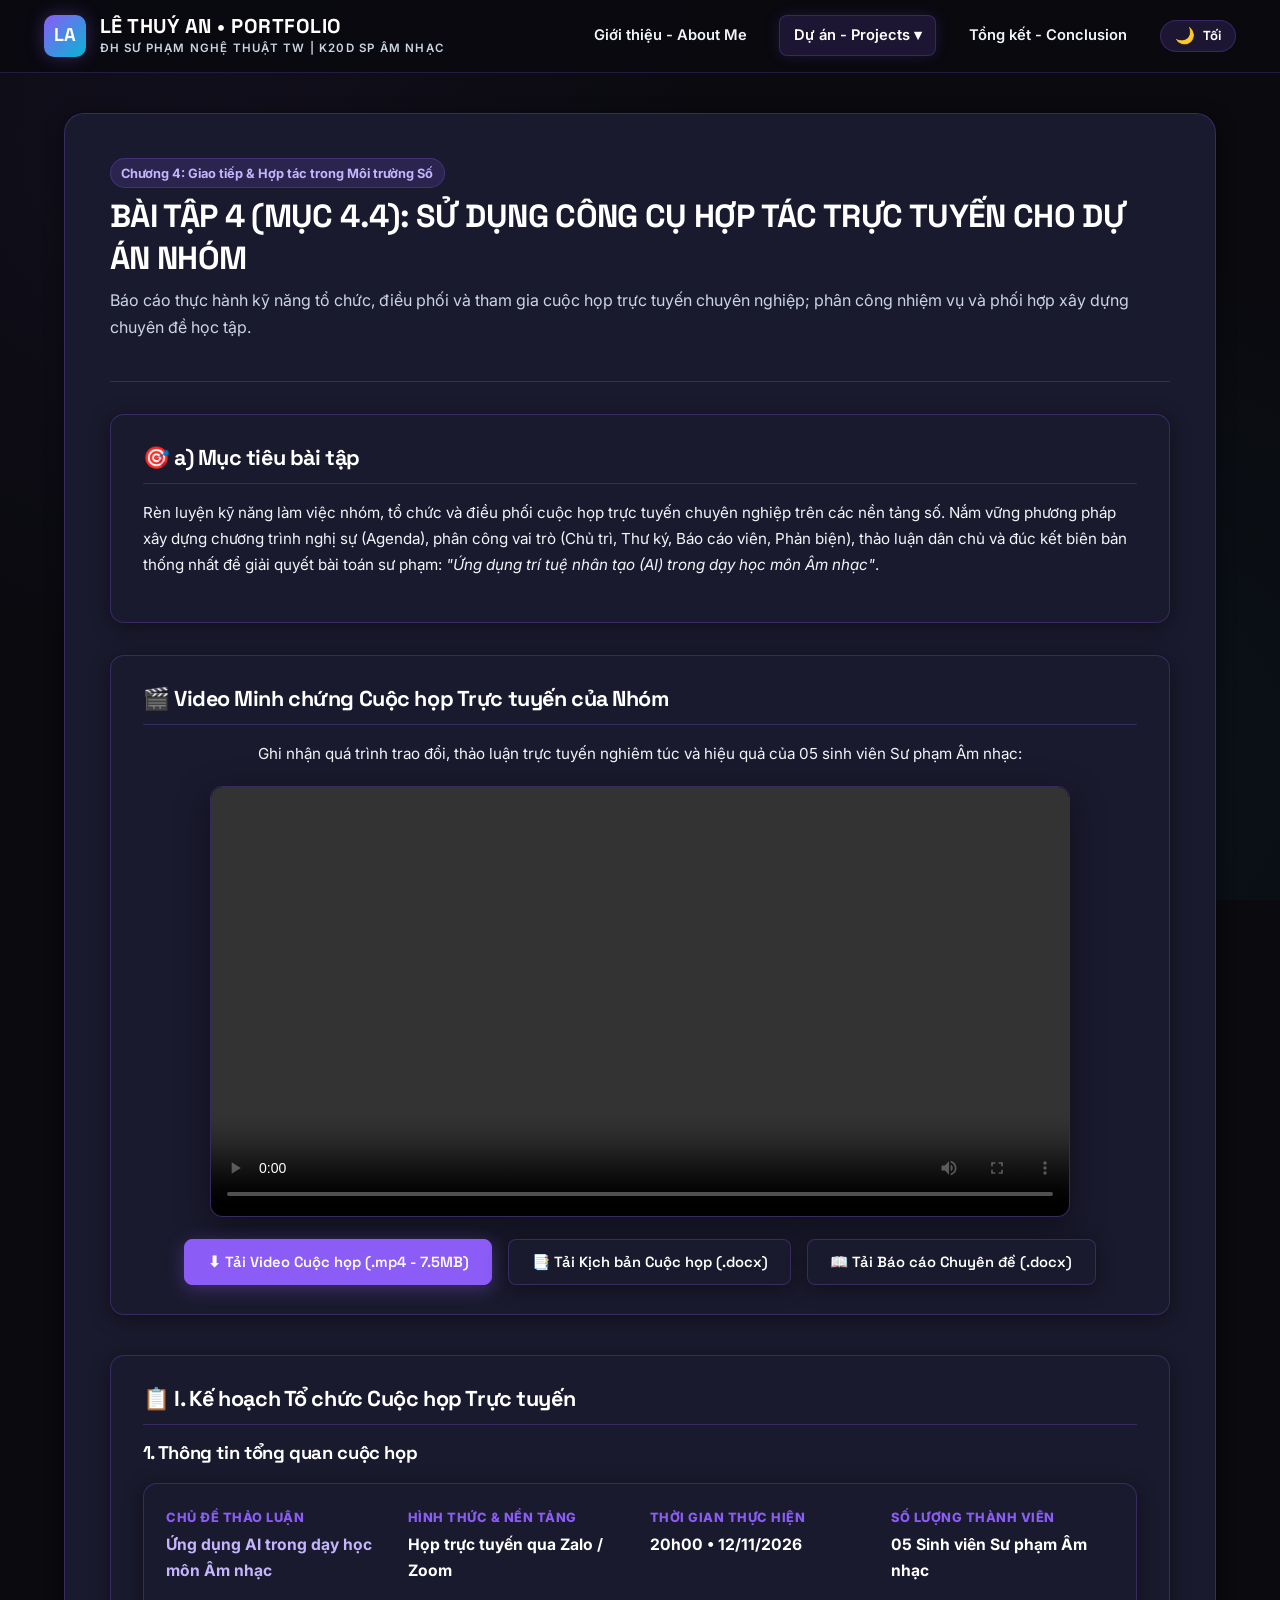
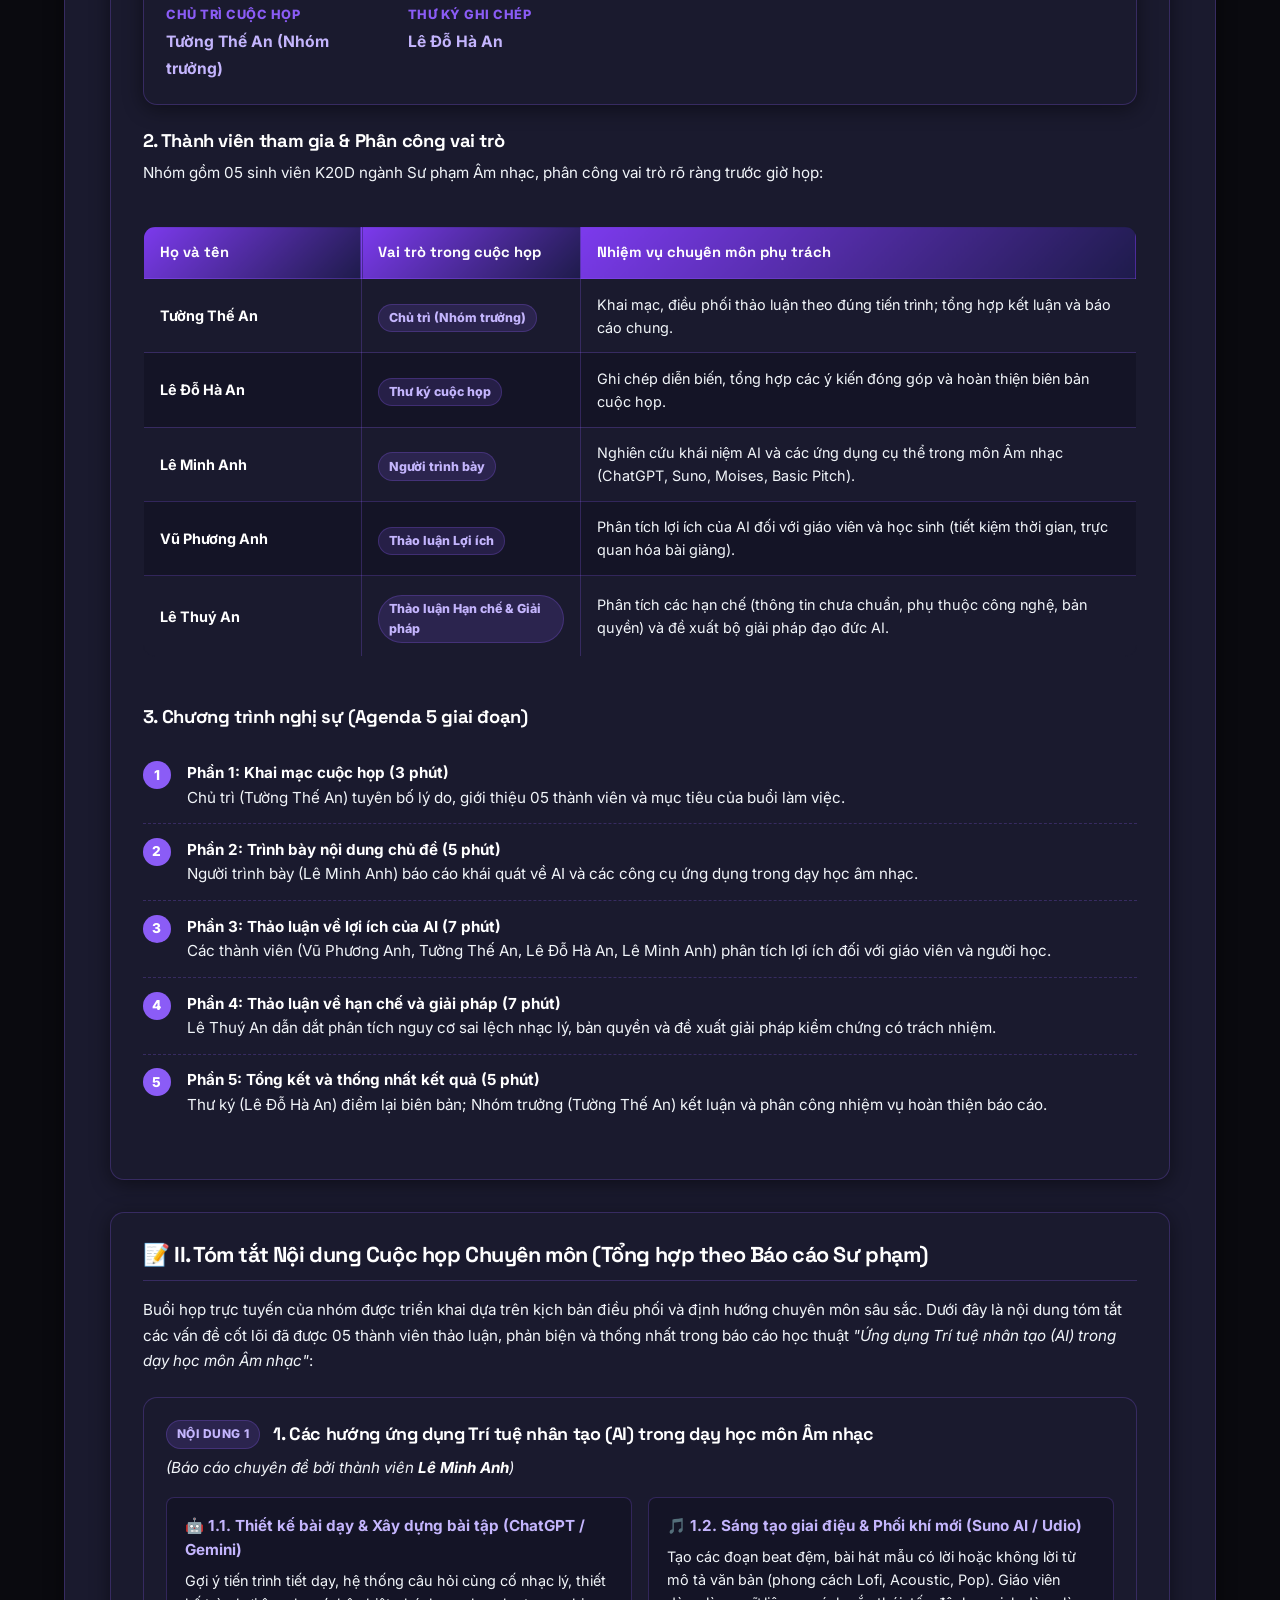
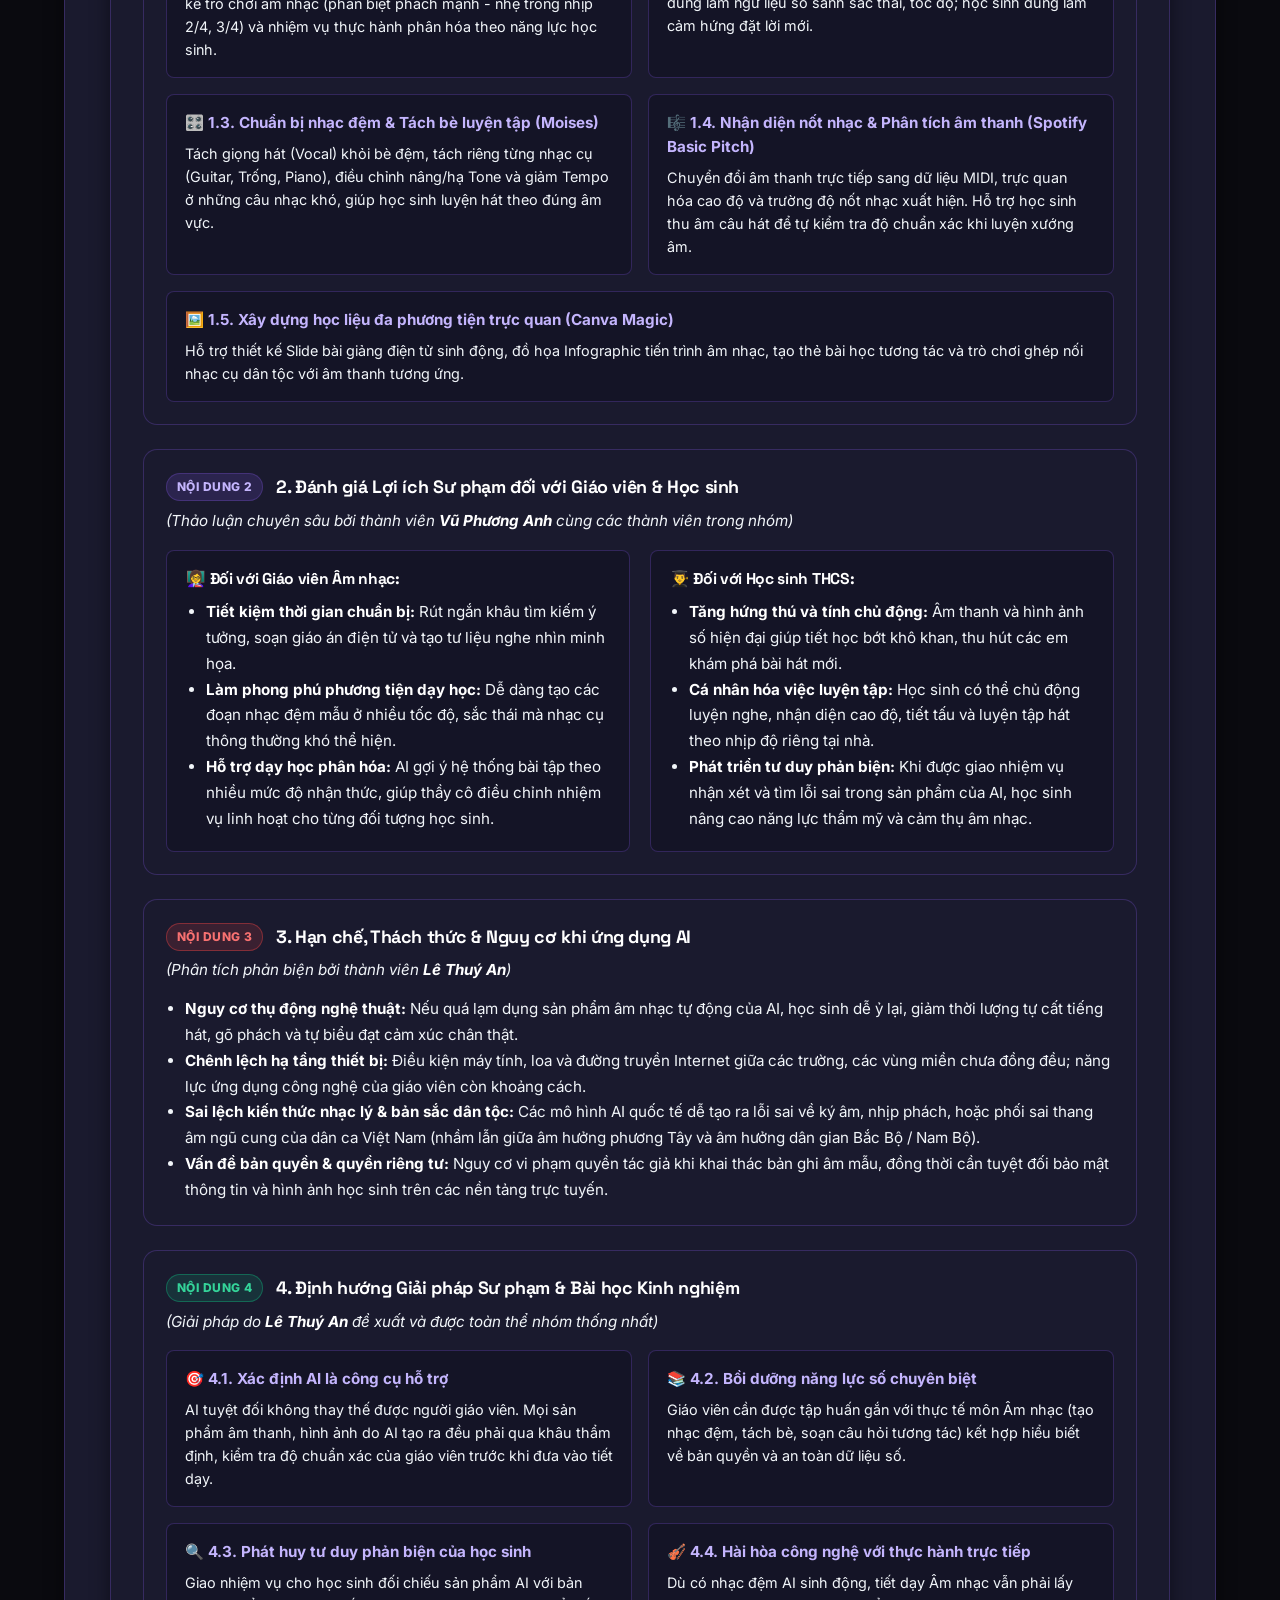
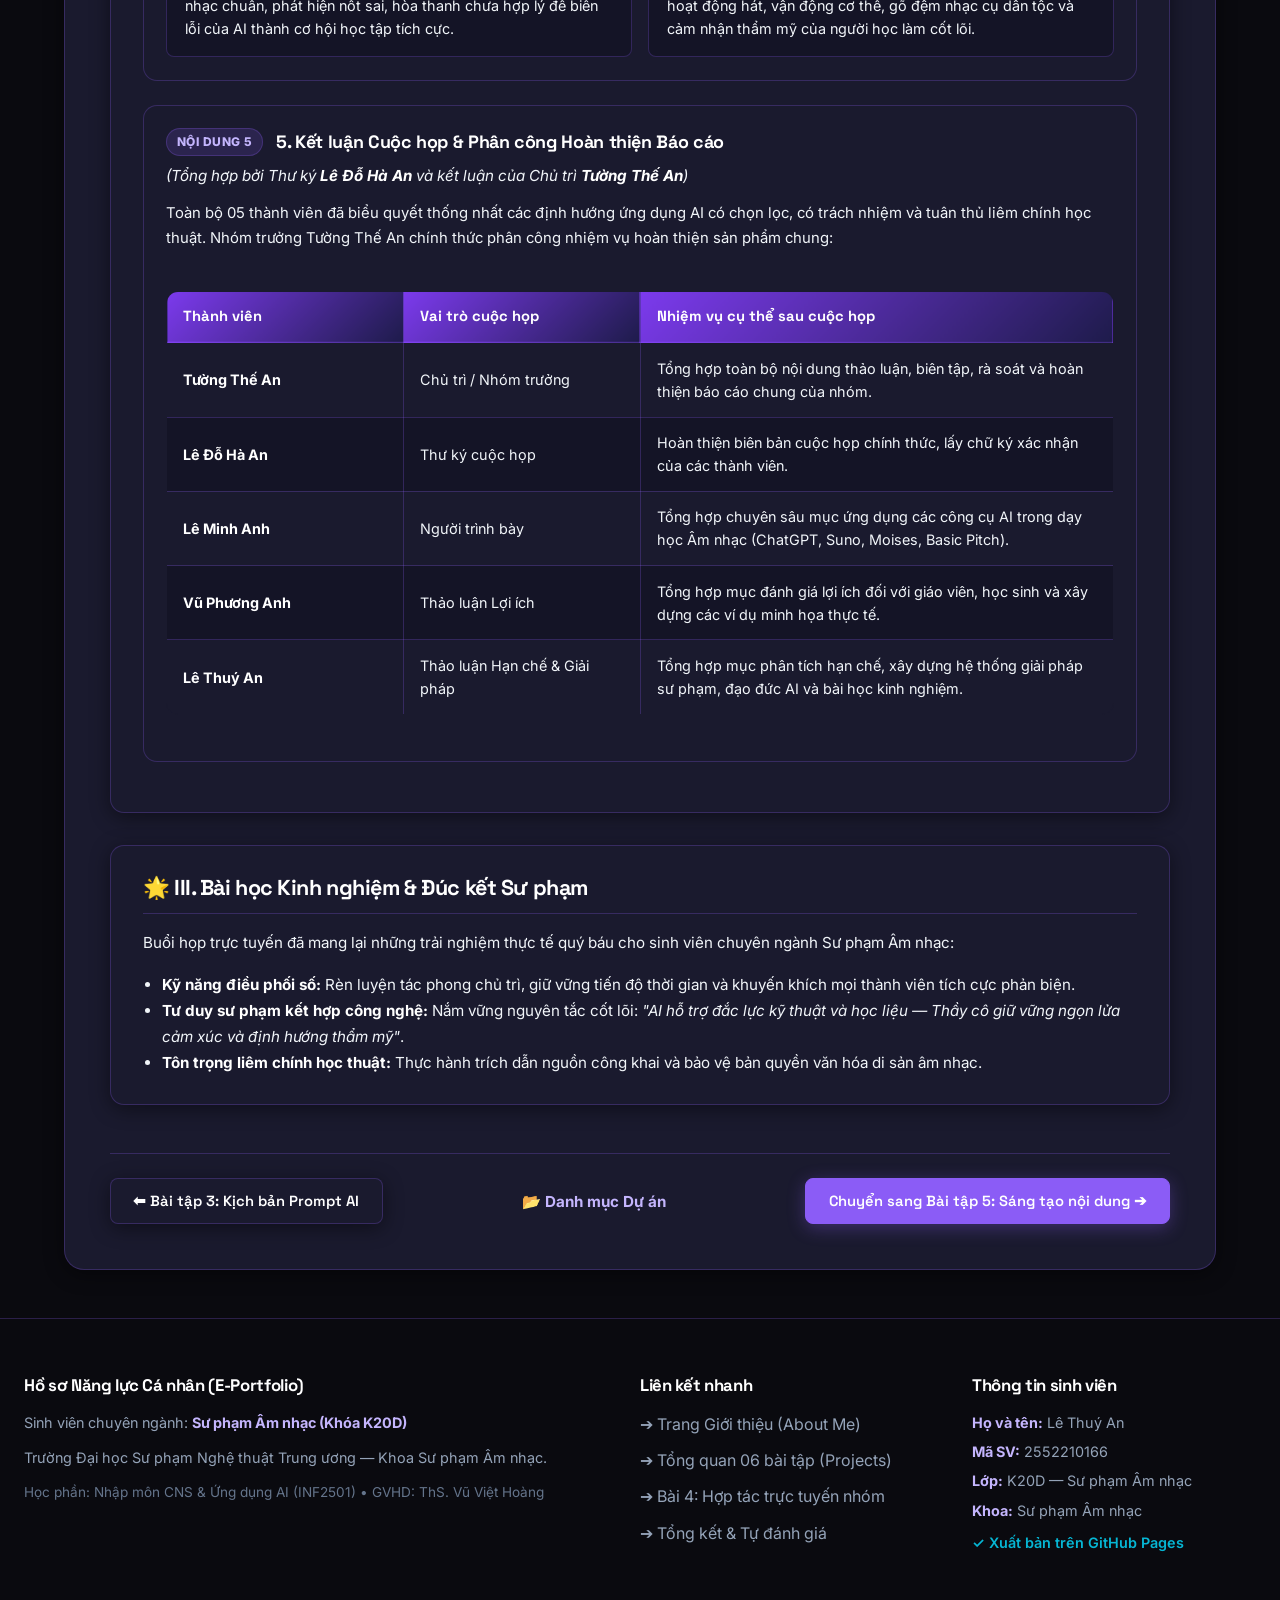
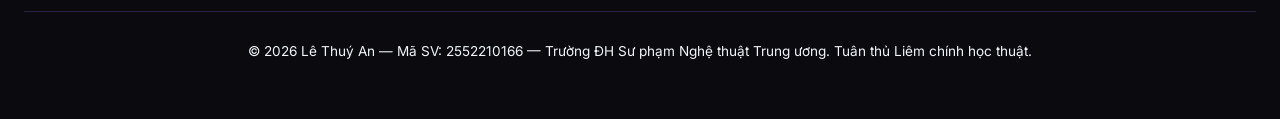
<file: bai-tap-4.html>
<!DOCTYPE html>
<html lang="vi">
<head>
  <meta charset="UTF-8">
  <meta name="viewport" content="width=device-width, initial-scale=1.0">
  <title>Bài tập 4: Tổ chức & Tham gia Cuộc họp Trực tuyến | Lê Thuý An - Sư phạm Âm nhạc</title>
  <link rel="stylesheet" href="css/style.css">
  <link rel="preconnect" href="https://fonts.googleapis.com">
  <link rel="preconnect" href="https://fonts.gstatic.com" crossorigin>
  <link href="https://fonts.googleapis.com/css2?family=Space+Grotesk:wght@400;500;600;700;800&family=Inter:wght@300;400;500;600;700&family=JetBrains+Mono:wght@400;500;600&display=swap" rel="stylesheet">
  <style>
    /* Styling for Meeting Info & Agenda */
    .meeting-meta-box {
      display: grid;
      grid-template-columns: repeat(auto-fit, minmax(200px, 1fr));
      gap: 1.2rem;
      background: var(--bg-card);
      border: 1px solid var(--primary-border);
      border-radius: var(--radius-md);
      padding: 1.4rem;
      margin: 1.2rem 0;
    }
    .meta-item {
      display: flex;
      flex-direction: column;
      gap: 4px;
    }
    .meta-label {
      font-size: 0.8rem;
      text-transform: uppercase;
      font-weight: 800;
      color: var(--primary);
      letter-spacing: 0.5px;
    }
    .meta-value {
      font-size: 0.98rem;
      font-weight: 700;
      color: var(--text-heading);
    }
    /* Timeline / Agenda */
    .agenda-list {
      list-style: none;
      padding: 0;
      margin: 1.2rem 0;
    }
    .agenda-item {
      display: flex;
      align-items: flex-start;
      gap: 1rem;
      padding: 0.85rem 0;
      border-bottom: 1px dashed var(--primary-border);
    }
    .agenda-item:last-child {
      border-bottom: none;
    }
    .agenda-num {
      width: 28px;
      height: 28px;
      background: var(--primary);
      color: white;
      border-radius: 50%;
      display: inline-flex;
      align-items: center;
      justify-content: center;
      font-size: 0.85rem;
      font-weight: 800;
      flex-shrink: 0;
    }
    .agenda-content {
      color: var(--text-body);
      font-size: 0.95rem;
      line-height: 1.6;
    }
    /* Table for Tasks Allocation */
    .table-tasks {
      width: 100%;
      border-collapse: collapse;
      margin: 1.5rem 0;
      font-size: 0.92rem;
    }
    .table-tasks th, .table-tasks td {
      border: 1px solid var(--primary-border);
      padding: 0.85rem 1rem;
      text-align: left;
      line-height: 1.6;
    }
    .table-tasks th {
      background: var(--primary);
      color: white;
      font-weight: 700;
    }
    .table-tasks tr:nth-child(even) {
      background: var(--bg-card-alt); 
      color: var(--text-body);
    }
    /* Role badges */
    .role-badge {
      display: inline-block;
      background: var(--primary-glow-subtle);
      color: var(--primary-light);
      font-size: 0.78rem;
      font-weight: 800;
      padding: 0.2rem 0.6rem;
      border-radius: var(--radius-full);
      margin-top: 0.3rem;
      border: 1px solid var(--primary-border);
    }
    /* Academic Report Summary Cards */
    .report-topic-card {
      background: var(--bg-card);
      border: 1px solid var(--primary-border);
      border-radius: var(--radius-md);
      padding: 1.4rem;
      margin-bottom: 1.3rem;
      transition: var(--transition-normal);
    }
    .report-topic-card:hover {
      border-color: var(--primary);
      box-shadow: 0 4px 20px var(--primary-glow-subtle);
    }
    .topic-header {
      display: flex;
      align-items: center;
      gap: 0.8rem;
      flex-wrap: wrap;
      margin-bottom: 0.4rem;
    }
    .topic-header h4 {
      font-size: 1.12rem;
      color: var(--text-heading);
      margin: 0;
      font-weight: 700;
    }
    .topic-badge {
      display: inline-block;
      background: var(--primary-glow-subtle);
      color: var(--primary-light);
      font-size: 0.75rem;
      font-weight: 800;
      padding: 0.2rem 0.6rem;
      border-radius: var(--radius-full);
      border: 1px solid var(--primary-border);
      text-transform: uppercase;
      letter-spacing: 0.5px;
    }
    .topic-intro {
      font-size: 0.88rem;
      color: var(--text-muted);
      font-style: italic;
      margin-bottom: 0.8rem;
    }
    .subtopic-box {
      background: var(--bg-card-alt);
      border: 1px solid var(--primary-border);
      border-radius: 8px;
      padding: 1rem 1.1rem;
      line-height: 1.6;
    }
    .subtopic-title {
      font-weight: 700;
      color: var(--primary-light);
      font-size: 0.95rem;
      margin-bottom: 0.4rem;
    }
    .subtopic-box p {
      font-size: 0.9rem;
      color: var(--text-body);
      margin: 0;
      line-height: 1.6;
    }
    .benefit-col {
      background: var(--bg-card-alt);
      border: 1px solid var(--primary-border);
      border-radius: 8px;
      padding: 1.2rem;
    }
  </style>
  <script>
    (function() {
      const savedTheme = localStorage.getItem('theme') || 'dark';
      document.documentElement.setAttribute('data-theme', savedTheme);
    })();
  </script>
</head>
<body>
  <!-- HEADER & NAVIGATION -->
  <header class="site-header">
    <div class="nav-container">
      <div class="logo-area">
        <div class="logo-icon">LA</div>
        <div class="logo-text">
          <h1>Lê Thuý An • Portfolio</h1>
          <span>ĐH Sư phạm Nghệ thuật TW | K20D SP Âm nhạc</span>
        </div>
      </div>
      <button class="mobile-toggle" aria-label="Toggle menu">☰</button>
      <nav>
        <ul class="nav-menu">
          <li class="nav-item"><a href="index.html" class="nav-link">Giới thiệu - About Me</a></li>
          <li class="nav-item dropdown">
            <a href="projects.html" class="nav-link active">Dự án - Projects ▾</a>
            <ul class="dropdown-menu">
              <li><a href="projects.html" class="dropdown-item"><strong>📂 Tổng quan 06 Bài tập</strong></a></li>
              <li><a href="bai-tap-1.html" class="dropdown-item">📁 Bài 1: Quản lý tệp & thư mục</a></li>
              <li><a href="bai-tap-2.html" class="dropdown-item">🔍 Bài 2: Tìm kiếm & Đánh giá CRAAP</a></li>
              <li><a href="bai-tap-3.html" class="dropdown-item">⚡ Bài 3: Prompt Engineering & AI nhạc</a></li>
              <li><a href="bai-tap-4.html" class="dropdown-item active">👥 Bài 4: Hợp tác trực tuyến dự án nhóm</a></li>
              <li><a href="bai-tap-5.html" class="dropdown-item">🎨 Bài 5: Sáng tạo nội dung số với AI</a></li>
              <li><a href="bai-tap-6.html" class="dropdown-item">🛡️ Bài 6: Đạo đức & Liêm chính AI</a></li>
            </ul>
          </li>
          <li class="nav-item"><a href="conclusion.html" class="nav-link">Tổng kết - Conclusion</a></li>
        </ul>
      </nav>
    </div>
  </header>

  <!-- MAIN WRAPPER -->
  <main class="main-wrapper" style="margin-top: 2.5rem;">
    <div class="glass-panel reveal">
      <div class="page-header-box">
        <span class="badge-tag">Chương 4: Giao tiếp & Hợp tác trong Môi trường Số</span>
        <h2 class="page-heading">BÀI TẬP 4 (MỤC 4.4): SỬ DỤNG CÔNG CỤ HỢP TÁC TRỰC TUYẾN CHO DỰ ÁN NHÓM</h2>
        <p style="color: var(--text-muted); margin-top: 0.5rem;">
          Báo cáo thực hành kỹ năng tổ chức, điều phối và tham gia cuộc họp trực tuyến chuyên nghiệp; phân công nhiệm vụ và phối hợp xây dựng chuyên đề học tập.
        </p>
      </div>

      <!-- a) MỤC TIÊU BÀI TẬP -->
      <div class="feature-box goal" style="margin-bottom: 2rem;">
        <h3>🎯 a) Mục tiêu bài tập</h3>
        <p style="line-height: 1.7; color: var(--text-body);">
          Rèn luyện kỹ năng làm việc nhóm, tổ chức và điều phối cuộc họp trực tuyến chuyên nghiệp trên các nền tảng số. Nắm vững phương pháp xây dựng chương trình nghị sự (Agenda), phân công vai trò (Chủ trì, Thư ký, Báo cáo viên, Phản biện), thảo luận dân chủ và đúc kết biên bản thống nhất để giải quyết bài toán sư phạm: <em>"Ứng dụng trí tuệ nhân tạo (AI) trong dạy học môn Âm nhạc"</em>.
        </p>
      </div>

      <!-- VIDEO MINH CHỨNG CUỘC HỌP TRỰC TUYẾN (SẢN PHẨM TRỌNG TÂM) -->
      <div class="feature-box product" style="margin-bottom: 2.5rem; text-align: center;">
        <h3>🎬 Video Minh chứng Cuộc họp Trực tuyến của Nhóm</h3>
        <p style="color: var(--text-muted); font-size: 0.95rem; margin-bottom: 1.2rem;">
          Ghi nhận quá trình trao đổi, thảo luận trực tuyến nghiêm túc và hiệu quả của 05 sinh viên Sư phạm Âm nhạc:
        </p>

        <!-- Trình phát Video HTML5 -->
        <div style="max-width: 860px; margin: 0 auto; border-radius: 12px; overflow: hidden; box-shadow: 0 10px 35px rgba(0,0,0,0.45); border: 1px solid var(--primary-border);">
          <video controls width="100%" preload="metadata" style="display: block; background: #000; border-radius: 12px;">
            <source src="images/bai4/video_cuoc_hop.mp4" type="video/mp4">
            Trình duyệt của bạn không hỗ trợ thẻ video HTML5.
          </video>
        </div>

        <div style="margin-top: 1.4rem; display: flex; justify-content: center; gap: 1rem; flex-wrap: wrap;">
          <a href="images/bai4/video_cuoc_hop.mp4" download class="btn btn-primary" style="padding: 0.6rem 1.4rem; font-size: 0.92rem;">
            ⬇ Tải Video Cuộc họp (.mp4 - 7.5MB)
          </a>
          <a href="images/bai4/kich_ban_cuoc_hop.docx" download class="btn btn-secondary" style="padding: 0.6rem 1.4rem; font-size: 0.92rem;">
            📑 Tải Kịch bản Cuộc họp (.docx)
          </a>
          <a href="images/bai4/bao_cao_ai_day_hoc_am_nhac.docx" download class="btn btn-secondary" style="padding: 0.6rem 1.4rem; font-size: 0.92rem;">
            📖 Tải Báo cáo Chuyên đề (.docx)
          </a>
        </div>
      </div>

      <!-- I. KẾ HOẠCH TỔ CHỨC CUỘC HỌP -->
      <div class="feature-box" style="margin-bottom: 2rem;">
        <h3>📋 I. Kế hoạch Tổ chức Cuộc họp Trực tuyến</h3>
        
        <h4 style="font-size: 1.15rem; color: var(--text-heading); margin-top: 1rem; margin-bottom: 0.5rem;">
          1. Thông tin tổng quan cuộc họp
        </h4>
        
        <div class="meeting-meta-box">
          <div class="meta-item">
            <span class="meta-label">Chủ đề thảo luận</span>
            <span class="meta-value" style="color: var(--primary-light);">Ứng dụng AI trong dạy học môn Âm nhạc</span>
          </div>
          <div class="meta-item">
            <span class="meta-label">Hình thức & Nền tảng</span>
            <span class="meta-value">Họp trực tuyến qua Zalo / Zoom</span>
          </div>
          <div class="meta-item">
            <span class="meta-label">Thời gian thực hiện</span>
            <span class="meta-value">20h00 • 12/11/2026</span>
          </div>
          <div class="meta-item">
            <span class="meta-label">Số lượng thành viên</span>
            <span class="meta-value">05 Sinh viên Sư phạm Âm nhạc</span>
          </div>
          <div class="meta-item">
            <span class="meta-label">Chủ trì cuộc họp</span>
            <span class="meta-value" style="color: var(--primary-light);">Tường Thế An (Nhóm trưởng)</span>
          </div>
          <div class="meta-item">
            <span class="meta-label">Thư ký ghi chép</span>
            <span class="meta-value" style="color: var(--primary-light);">Lê Đỗ Hà An</span>
          </div>
        </div>

        <h4 style="font-size: 1.15rem; color: var(--text-heading); margin-top: 1.5rem; margin-bottom: 0.5rem;">
          2. Thành viên tham gia & Phân công vai trò
        </h4>
        <p style="color: var(--text-body); font-size: 0.95rem;">
          Nhóm gồm 05 sinh viên K20D ngành Sư phạm Âm nhạc, phân công vai trò rõ ràng trước giờ họp:
        </p>

        <div style="overflow-x: auto;">
          <table class="table-tasks">
            <thead>
              <tr>
                <th style="width: 22%;">Họ và tên</th>
                <th style="width: 22%;">Vai trò trong cuộc họp</th>
                <th style="width: 56%;">Nhiệm vụ chuyên môn phụ trách</th>
              </tr>
            </thead>
            <tbody>
              <tr>
                <td><strong>Tường Thế An</strong></td>
                <td><span class="role-badge">Chủ trì (Nhóm trưởng)</span></td>
                <td>Khai mạc, điều phối thảo luận theo đúng tiến trình; tổng hợp kết luận và báo cáo chung.</td>
              </tr>
              <tr>
                <td><strong>Lê Đỗ Hà An</strong></td>
                <td><span class="role-badge">Thư ký cuộc họp</span></td>
                <td>Ghi chép diễn biến, tổng hợp các ý kiến đóng góp và hoàn thiện biên bản cuộc họp.</td>
              </tr>
              <tr>
                <td><strong>Lê Minh Anh</strong></td>
                <td><span class="role-badge">Người trình bày</span></td>
                <td>Nghiên cứu khái niệm AI và các ứng dụng cụ thể trong môn Âm nhạc (ChatGPT, Suno, Moises, Basic Pitch).</td>
              </tr>
              <tr>
                <td><strong>Vũ Phương Anh</strong></td>
                <td><span class="role-badge">Thảo luận Lợi ích</span></td>
                <td>Phân tích lợi ích của AI đối với giáo viên và học sinh (tiết kiệm thời gian, trực quan hóa bài giảng).</td>
              </tr>
              <tr>
                <td><strong>Lê Thuý An</strong></td>
                <td><span class="role-badge">Thảo luận Hạn chế & Giải pháp</span></td>
                <td>Phân tích các hạn chế (thông tin chưa chuẩn, phụ thuộc công nghệ, bản quyền) và đề xuất bộ giải pháp đạo đức AI.</td>
              </tr>
            </tbody>
          </table>
        </div>

        <h4 style="font-size: 1.15rem; color: var(--text-heading); margin-top: 1.5rem; margin-bottom: 0.5rem;">
          3. Chương trình nghị sự (Agenda 5 giai đoạn)
        </h4>
        <ul class="agenda-list">
          <li class="agenda-item">
            <span class="agenda-num">1</span>
            <div class="agenda-content">
              <strong>Phần 1: Khai mạc cuộc họp (3 phút)</strong><br>
              Chủ trì (Tường Thế An) tuyên bố lý do, giới thiệu 05 thành viên và mục tiêu của buổi làm việc.
            </div>
          </li>
          <li class="agenda-item">
            <span class="agenda-num">2</span>
            <div class="agenda-content">
              <strong>Phần 2: Trình bày nội dung chủ đề (5 phút)</strong><br>
              Người trình bày (Lê Minh Anh) báo cáo khái quát về AI và các công cụ ứng dụng trong dạy học âm nhạc.
            </div>
          </li>
          <li class="agenda-item">
            <span class="agenda-num">3</span>
            <div class="agenda-content">
              <strong>Phần 3: Thảo luận về lợi ích của AI (7 phút)</strong><br>
              Các thành viên (Vũ Phương Anh, Tường Thế An, Lê Đỗ Hà An, Lê Minh Anh) phân tích lợi ích đối với giáo viên và người học.
            </div>
          </li>
          <li class="agenda-item">
            <span class="agenda-num">4</span>
            <div class="agenda-content">
              <strong>Phần 4: Thảo luận về hạn chế và giải pháp (7 phút)</strong><br>
              Lê Thuý An dẫn dắt phân tích nguy cơ sai lệch nhạc lý, bản quyền và đề xuất giải pháp kiểm chứng có trách nhiệm.
            </div>
          </li>
          <li class="agenda-item">
            <span class="agenda-num">5</span>
            <div class="agenda-content">
              <strong>Phần 5: Tổng kết và thống nhất kết quả (5 phút)</strong><br>
              Thư ký (Lê Đỗ Hà An) điểm lại biên bản; Nhóm trưởng (Tường Thế An) kết luận và phân công nhiệm vụ hoàn thiện báo cáo.
            </div>
          </li>
        </ul>
      </div>

      <!-- II. TÓM TẮT NỘI DUNG CUỘC HỌP THEO BÁO CÁO CHUYÊN MÔN -->
      <div class="feature-box process" style="margin-bottom: 2rem;">
        <h3>📝 II. Tóm tắt Nội dung Cuộc họp Chuyên môn (Tổng hợp theo Báo cáo Sư phạm)</h3>
        <p style="color: var(--text-body); font-size: 0.95rem; margin-bottom: 1.5rem; line-height: 1.65;">
          Buổi họp trực tuyến của nhóm được triển khai dựa trên kịch bản điều phối và định hướng chuyên môn sâu sắc. Dưới đây là nội dung tóm tắt các vấn đề cốt lõi đã được 05 thành viên thảo luận, phản biện và thống nhất trong báo cáo học thuật <em>"Ứng dụng Trí tuệ nhân tạo (AI) trong dạy học môn Âm nhạc"</em>:
        </p>

        <!-- 1. CÁC HƯỚNG ỨNG DỤNG AI TIÊU BIỂU -->
        <div class="report-topic-card">
          <div class="topic-header">
            <span class="topic-badge">Nội dung 1</span>
            <h4>1. Các hướng ứng dụng Trí tuệ nhân tạo (AI) trong dạy học môn Âm nhạc</h4>
          </div>
          <p class="topic-intro">
            (Báo cáo chuyên đề bởi thành viên <strong>Lê Minh Anh</strong>)
          </p>
          <div class="grid-2" style="gap: 1rem; margin-top: 1rem;">
            <div class="subtopic-box">
              <div class="subtopic-title">🤖 1.1. Thiết kế bài dạy & Xây dựng bài tập (ChatGPT / Gemini)</div>
              <p>Gợi ý tiến trình tiết dạy, hệ thống câu hỏi củng cố nhạc lý, thiết kế trò chơi âm nhạc (phân biệt phách mạnh - nhẹ trong nhịp 2/4, 3/4) và nhiệm vụ thực hành phân hóa theo năng lực học sinh.</p>
            </div>
            <div class="subtopic-box">
              <div class="subtopic-title">🎵 1.2. Sáng tạo giai điệu & Phối khí mới (Suno AI / Udio)</div>
              <p>Tạo các đoạn beat đệm, bài hát mẫu có lời hoặc không lời từ mô tả văn bản (phong cách Lofi, Acoustic, Pop). Giáo viên dùng làm ngữ liệu so sánh sắc thái, tốc độ; học sinh dùng làm cảm hứng đặt lời mới.</p>
            </div>
            <div class="subtopic-box">
              <div class="subtopic-title">🎛️ 1.3. Chuẩn bị nhạc đệm & Tách bè luyện tập (Moises)</div>
              <p>Tách giọng hát (Vocal) khỏi bè đệm, tách riêng từng nhạc cụ (Guitar, Trống, Piano), điều chỉnh nâng/hạ Tone và giảm Tempo ở những câu nhạc khó, giúp học sinh luyện hát theo đúng âm vực.</p>
            </div>
            <div class="subtopic-box">
              <div class="subtopic-title">🎼 1.4. Nhận diện nốt nhạc & Phân tích âm thanh (Spotify Basic Pitch)</div>
              <p>Chuyển đổi âm thanh trực tiếp sang dữ liệu MIDI, trực quan hóa cao độ và trường độ nốt nhạc xuất hiện. Hỗ trợ học sinh thu âm câu hát để tự kiểm tra độ chuẩn xác khi luyện xướng âm.</p>
            </div>
          </div>
          <div class="subtopic-box" style="margin-top: 1rem;">
            <div class="subtopic-title">🖼️ 1.5. Xây dựng học liệu đa phương tiện trực quan (Canva Magic)</div>
            <p>Hỗ trợ thiết kế Slide bài giảng điện tử sinh động, đồ họa Infographic tiến trình âm nhạc, tạo thẻ bài học tương tác và trò chơi ghép nối nhạc cụ dân tộc với âm thanh tương ứng.</p>
          </div>
        </div>

        <!-- 2. LỢI ÍCH SƯ PHẠM -->
        <div class="report-topic-card" style="margin-top: 1.5rem;">
          <div class="topic-header">
            <span class="topic-badge">Nội dung 2</span>
            <h4>2. Đánh giá Lợi ích Sư phạm đối với Giáo viên & Học sinh</h4>
          </div>
          <p class="topic-intro">
            (Thảo luận chuyên sâu bởi thành viên <strong>Vũ Phương Anh</strong> cùng các thành viên trong nhóm)
          </p>
          <div class="grid-2" style="gap: 1.2rem; margin-top: 1rem;">
            <div class="benefit-col">
              <h5 style="color: var(--primary-light); margin-bottom: 0.6rem; font-size: 0.98rem; font-weight: 700;">
                👩‍🏫 Đối với Giáo viên Âm nhạc:
              </h5>
              <ul style="padding-left: 1.2rem; line-height: 1.65; font-size: 0.92rem; color: var(--text-body); margin: 0;">
                <li><strong>Tiết kiệm thời gian chuẩn bị:</strong> Rút ngắn khâu tìm kiếm ý tưởng, soạn giáo án điện tử và tạo tư liệu nghe nhìn minh họa.</li>
                <li><strong>Làm phong phú phương tiện dạy học:</strong> Dễ dàng tạo các đoạn nhạc đệm mẫu ở nhiều tốc độ, sắc thái mà nhạc cụ thông thường khó thể hiện.</li>
                <li><strong>Hỗ trợ dạy học phân hóa:</strong> AI gợi ý hệ thống bài tập theo nhiều mức độ nhận thức, giúp thầy cô điều chỉnh nhiệm vụ linh hoạt cho từng đối tượng học sinh.</li>
              </ul>
            </div>
            <div class="benefit-col">
              <h5 style="color: var(--secondary); margin-bottom: 0.6rem; font-size: 0.98rem; font-weight: 700;">
                👨‍🎓 Đối với Học sinh THCS:
              </h5>
              <ul style="padding-left: 1.2rem; line-height: 1.65; font-size: 0.92rem; color: var(--text-body); margin: 0;">
                <li><strong>Tăng hứng thú và tính chủ động:</strong> Âm thanh và hình ảnh số hiện đại giúp tiết học bớt khô khan, thu hút các em khám phá bài hát mới.</li>
                <li><strong>Cá nhân hóa việc luyện tập:</strong> Học sinh có thể chủ động luyện nghe, nhận diện cao độ, tiết tấu và luyện tập hát theo nhịp độ riêng tại nhà.</li>
                <li><strong>Phát triển tư duy phản biện:</strong> Khi được giao nhiệm vụ nhận xét và tìm lỗi sai trong sản phẩm của AI, học sinh nâng cao năng lực thẩm mỹ và cảm thụ âm nhạc.</li>
              </ul>
            </div>
          </div>
        </div>

        <!-- 3. HẠN CHẾ & THÁCH THỨC -->
        <div class="report-topic-card" style="margin-top: 1.5rem;">
          <div class="topic-header">
            <span class="topic-badge" style="background: rgba(239, 68, 68, 0.15); color: #f87171; border-color: rgba(239, 68, 68, 0.4);">Nội dung 3</span>
            <h4>3. Hạn chế, Thách thức & Nguy cơ khi ứng dụng AI</h4>
          </div>
          <p class="topic-intro">
            (Phân tích phản biện bởi thành viên <strong>Lê Thuý An</strong>)
          </p>
          <ul style="padding-left: 1.2rem; line-height: 1.7; font-size: 0.93rem; color: var(--text-body); margin-top: 0.8rem; margin-bottom: 0;">
            <li><strong>Nguy cơ thụ động nghệ thuật:</strong> Nếu quá lạm dụng sản phẩm âm nhạc tự động của AI, học sinh dễ ỷ lại, giảm thời lượng tự cất tiếng hát, gõ phách và tự biểu đạt cảm xúc chân thật.</li>
            <li><strong>Chênh lệch hạ tầng thiết bị:</strong> Điều kiện máy tính, loa và đường truyền Internet giữa các trường, các vùng miền chưa đồng đều; năng lực ứng dụng công nghệ của giáo viên còn khoảng cách.</li>
            <li><strong>Sai lệch kiến thức nhạc lý & bản sắc dân tộc:</strong> Các mô hình AI quốc tế dễ tạo ra lỗi sai về ký âm, nhịp phách, hoặc phối sai thang âm ngũ cung của dân ca Việt Nam (nhầm lẫn giữa âm hưởng phương Tây và âm hưởng dân gian Bắc Bộ / Nam Bộ).</li>
            <li><strong>Vấn đề bản quyền & quyền riêng tư:</strong> Nguy cơ vi phạm quyền tác giả khi khai thác bản ghi âm mẫu, đồng thời cần tuyệt đối bảo mật thông tin và hình ảnh học sinh trên các nền tảng trực tuyến.</li>
          </ul>
        </div>

        <!-- 4. GIẢI PHÁP VÀ BÀI HỌC KINH NGHIỆM -->
        <div class="report-topic-card" style="margin-top: 1.5rem;">
          <div class="topic-header">
            <span class="topic-badge" style="background: rgba(16, 185, 129, 0.15); color: #34d399; border-color: rgba(16, 185, 129, 0.4);">Nội dung 4</span>
            <h4>4. Định hướng Giải pháp Sư phạm & Bài học Kinh nghiệm</h4>
          </div>
          <p class="topic-intro">
            (Giải pháp do <strong>Lê Thuý An</strong> đề xuất và được toàn thể nhóm thống nhất)
          </p>
          <div class="grid-2" style="gap: 1rem; margin-top: 1rem;">
            <div class="subtopic-box">
              <div class="subtopic-title">🎯 4.1. Xác định AI là công cụ hỗ trợ</div>
              <p>AI tuyệt đối không thay thế được người giáo viên. Mọi sản phẩm âm thanh, hình ảnh do AI tạo ra đều phải qua khâu thẩm định, kiểm tra độ chuẩn xác của giáo viên trước khi đưa vào tiết dạy.</p>
            </div>
            <div class="subtopic-box">
              <div class="subtopic-title">📚 4.2. Bồi dưỡng năng lực số chuyên biệt</div>
              <p>Giáo viên cần được tập huấn gắn với thực tế môn Âm nhạc (tạo nhạc đệm, tách bè, soạn câu hỏi tương tác) kết hợp hiểu biết về bản quyền và an toàn dữ liệu số.</p>
            </div>
            <div class="subtopic-box">
              <div class="subtopic-title">🔍 4.3. Phát huy tư duy phản biện của học sinh</div>
              <p>Giao nhiệm vụ cho học sinh đối chiếu sản phẩm AI với bản nhạc chuẩn, phát hiện nốt sai, hòa thanh chưa hợp lý để biến lỗi của AI thành cơ hội học tập tích cực.</p>
            </div>
            <div class="subtopic-box">
              <div class="subtopic-title">🎻 4.4. Hài hòa công nghệ với thực hành trực tiếp</div>
              <p>Dù có nhạc đệm AI sinh động, tiết dạy Âm nhạc vẫn phải lấy hoạt động hát, vận động cơ thể, gõ đệm nhạc cụ dân tộc và cảm nhận thẩm mỹ của người học làm cốt lõi.</p>
            </div>
          </div>
        </div>

        <!-- 5. KẾT LUẬN & PHÂN CÔNG NHIỆM VỤ -->
        <div class="report-topic-card" style="margin-top: 1.5rem;">
          <div class="topic-header">
            <span class="topic-badge">Nội dung 5</span>
            <h4>5. Kết luận Cuộc họp & Phân công Hoàn thiện Báo cáo</h4>
          </div>
          <p class="topic-intro">
            (Tổng hợp bởi Thư ký <strong>Lê Đỗ Hà An</strong> và kết luận của Chủ trì <strong>Tường Thế An</strong>)
          </p>
          <p style="color: var(--text-body); font-size: 0.93rem; line-height: 1.65; margin-top: 0.8rem;">
            Toàn bộ 05 thành viên đã biểu quyết thống nhất các định hướng ứng dụng AI có chọn lọc, có trách nhiệm và tuân thủ liêm chính học thuật. Nhóm trưởng Tường Thế An chính thức phân công nhiệm vụ hoàn thiện sản phẩm chung:
          </p>
          <div style="overflow-x: auto; margin-top: 1rem;">
            <table class="table-tasks">
              <thead>
                <tr>
                  <th style="width: 25%;">Thành viên</th>
                  <th style="width: 25%;">Vai trò cuộc họp</th>
                  <th style="width: 50%;">Nhiệm vụ cụ thể sau cuộc họp</th>
                </tr>
              </thead>
              <tbody>
                <tr>
                  <td><strong>Tường Thế An</strong></td>
                  <td>Chủ trì / Nhóm trưởng</td>
                  <td>Tổng hợp toàn bộ nội dung thảo luận, biên tập, rà soát và hoàn thiện báo cáo chung của nhóm.</td>
                </tr>
                <tr>
                  <td><strong>Lê Đỗ Hà An</strong></td>
                  <td>Thư ký cuộc họp</td>
                  <td>Hoàn thiện biên bản cuộc họp chính thức, lấy chữ ký xác nhận của các thành viên.</td>
                </tr>
                <tr>
                  <td><strong>Lê Minh Anh</strong></td>
                  <td>Người trình bày</td>
                  <td>Tổng hợp chuyên sâu mục ứng dụng các công cụ AI trong dạy học Âm nhạc (ChatGPT, Suno, Moises, Basic Pitch).</td>
                </tr>
                <tr>
                  <td><strong>Vũ Phương Anh</strong></td>
                  <td>Thảo luận Lợi ích</td>
                  <td>Tổng hợp mục đánh giá lợi ích đối với giáo viên, học sinh và xây dựng các ví dụ minh họa thực tế.</td>
                </tr>
                <tr>
                  <td><strong>Lê Thuý An</strong></td>
                  <td>Thảo luận Hạn chế & Giải pháp</td>
                  <td>Tổng hợp mục phân tích hạn chế, xây dựng hệ thống giải pháp sư phạm, đạo đức AI và bài học kinh nghiệm.</td>
                </tr>
              </tbody>
            </table>
          </div>
        </div>
      </div>

      <!-- III. BÀI HỌC KINH NGHIỆM -->
      <div class="feature-box goal" style="margin-bottom: 2rem;">
        <h3>🌟 III. Bài học Kinh nghiệm & Đúc kết Sư phạm</h3>
        <p style="color: var(--text-body); line-height: 1.7; font-size: 0.95rem;">
          Buổi họp trực tuyến đã mang lại những trải nghiệm thực tế quý báu cho sinh viên chuyên ngành Sư phạm Âm nhạc:
        </p>
        <ul style="margin-left: 1.2rem; color: var(--text-body); line-height: 1.7; font-size: 0.95rem;">
          <li><strong>Kỹ năng điều phối số:</strong> Rèn luyện tác phong chủ trì, giữ vững tiến độ thời gian và khuyến khích mọi thành viên tích cực phản biện.</li>
          <li><strong>Tư duy sư phạm kết hợp công nghệ:</strong> Nắm vững nguyên tắc cốt lõi: <em>"AI hỗ trợ đắc lực kỹ thuật và học liệu — Thầy cô giữ vững ngọn lửa cảm xúc và định hướng thẩm mỹ"</em>.</li>
          <li><strong>Tôn trọng liêm chính học thuật:</strong> Thực hành trích dẫn nguồn công khai và bảo vệ bản quyền văn hóa di sản âm nhạc.</li>
        </ul>
      </div>

      <!-- ĐIỀU HƯỚNG TRANG -->
      <div style="display: flex; justify-content: space-between; align-items: center; margin-top: 3rem; padding-top: 1.5rem; border-top: 1px solid var(--primary-border); flex-wrap: wrap; gap: 1rem;">
        <a href="bai-tap-3.html" class="btn btn-secondary" style="padding: 0.6rem 1.4rem; font-size: 0.92rem;">
          ⬅ Bài tập 3: Kịch bản Prompt AI
        </a>
        <a href="projects.html" style="color: var(--primary-light); text-decoration: none; font-weight: 700; font-size: 0.95rem;">
          📂 Danh mục Dự án
        </a>
        <a href="bai-tap-5.html" class="btn btn-primary" style="padding: 0.6rem 1.4rem; font-size: 0.92rem;">
          Chuyển sang Bài tập 5: Sáng tạo nội dung ➔
        </a>
      </div>
    </div>
  </main>

  <!-- FOOTER -->
  <footer class="site-footer">
    <div class="footer-grid">
      <div class="footer-col">
        <h4>Hồ sơ Năng lực Cá nhân (E-Portfolio)</h4>
        <p style="margin-bottom: 0.8rem; line-height: 1.6;">Sinh viên chuyên ngành: <strong>Sư phạm Âm nhạc (Khóa K20D)</strong></p>
        <p style="margin-bottom: 0.8rem; line-height: 1.6;">Trường Đại học Sư phạm Nghệ thuật Trung ương — Khoa Sư phạm Âm nhạc.</p>
        <p style="color: #64748B; font-size: 0.85rem;">Học phần: Nhập môn CNS & Ứng dụng AI (INF2501) • GVHD: ThS. Vũ Việt Hoàng</p>
      </div>
      <div class="footer-col">
        <h4>Liên kết nhanh</h4>
        <ul>
          <li><a href="index.html">➔ Trang Giới thiệu (About Me)</a></li>
          <li><a href="projects.html">➔ Tổng quan 06 bài tập (Projects)</a></li>
          <li><a href="bai-tap-4.html">➔ Bài 4: Hợp tác trực tuyến nhóm</a></li>
          <li><a href="conclusion.html">➔ Tổng kết & Tự đánh giá</a></li>
        </ul>
      </div>
      <div class="footer-col">
        <h4>Thông tin sinh viên</h4>
        <p style="margin-bottom: 0.4rem;"><strong>Họ và tên:</strong> Lê Thuý An</p>
        <p style="margin-bottom: 0.4rem;"><strong>Mã SV:</strong> 2552210166</p>
        <p style="margin-bottom: 0.4rem;"><strong>Lớp:</strong> K20D — Sư phạm Âm nhạc</p>
        <p style="margin-bottom: 0.4rem;"><strong>Khoa:</strong> Sư phạm Âm nhạc</p>
        <p style="color: var(--accent-cyan); font-weight: 600; margin-top: 0.6rem;">✓ Xuất bản trên GitHub Pages</p>
      </div>
    </div>
    <div class="footer-credit">
      <p>© 2026 Lê Thuý An — Mã SV: 2552210166 — Trường ĐH Sư phạm Nghệ thuật Trung ương. Tuân thủ Liêm chính học thuật.</p>
    </div>
  </footer>
  <script src="js/main.js"></script>
</body>
</html>
</file>
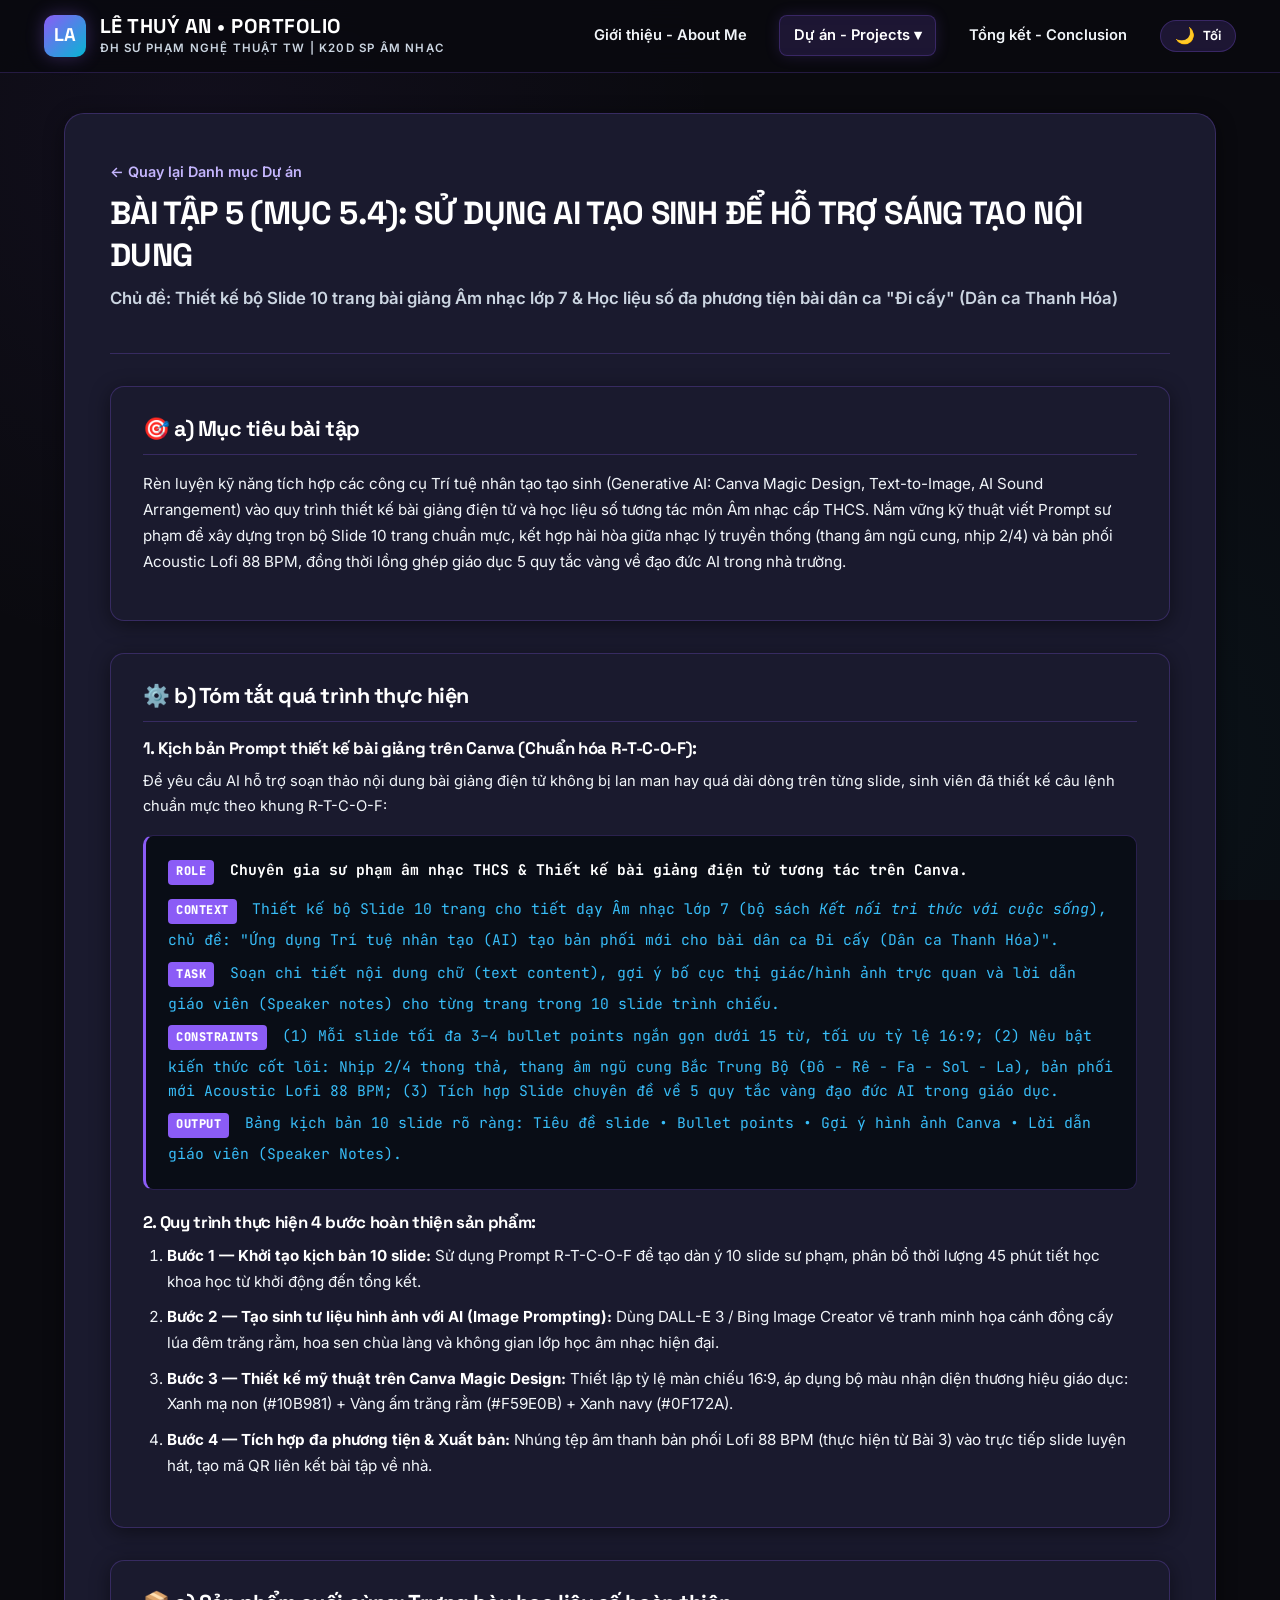
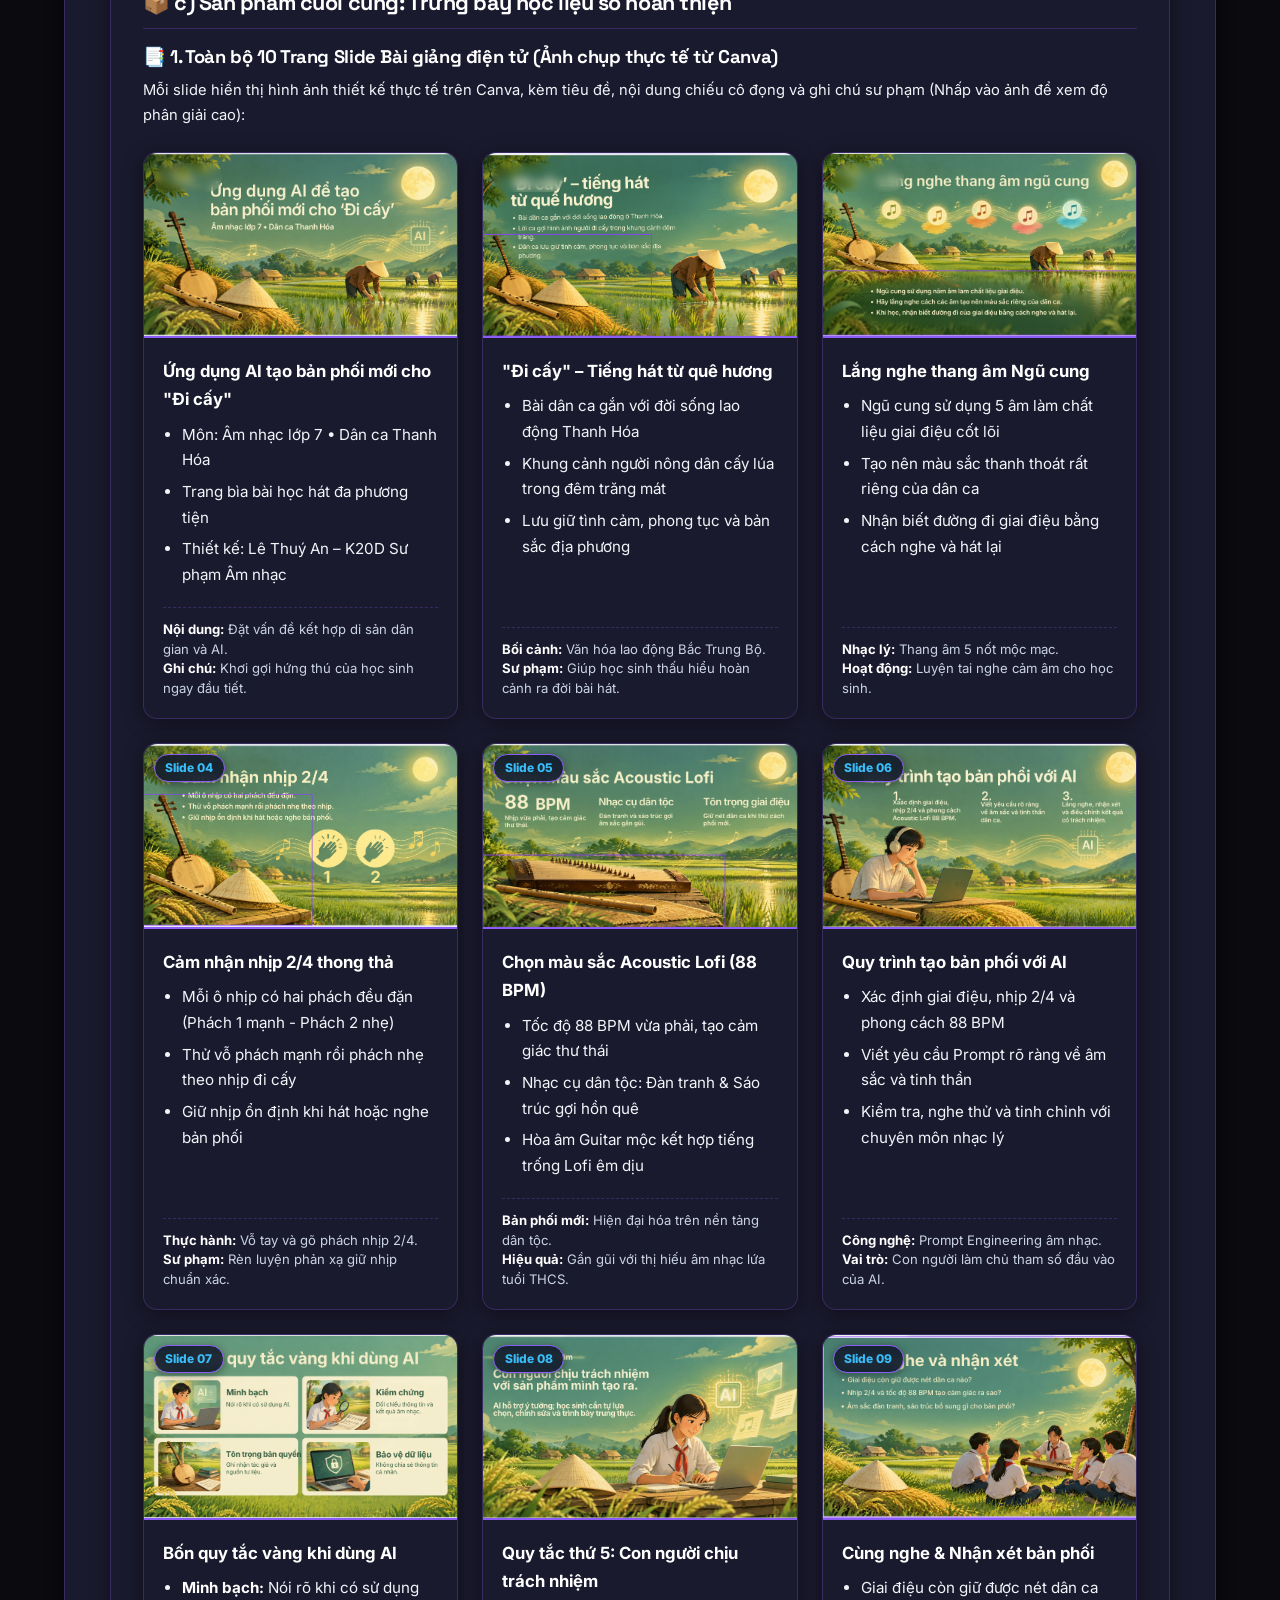
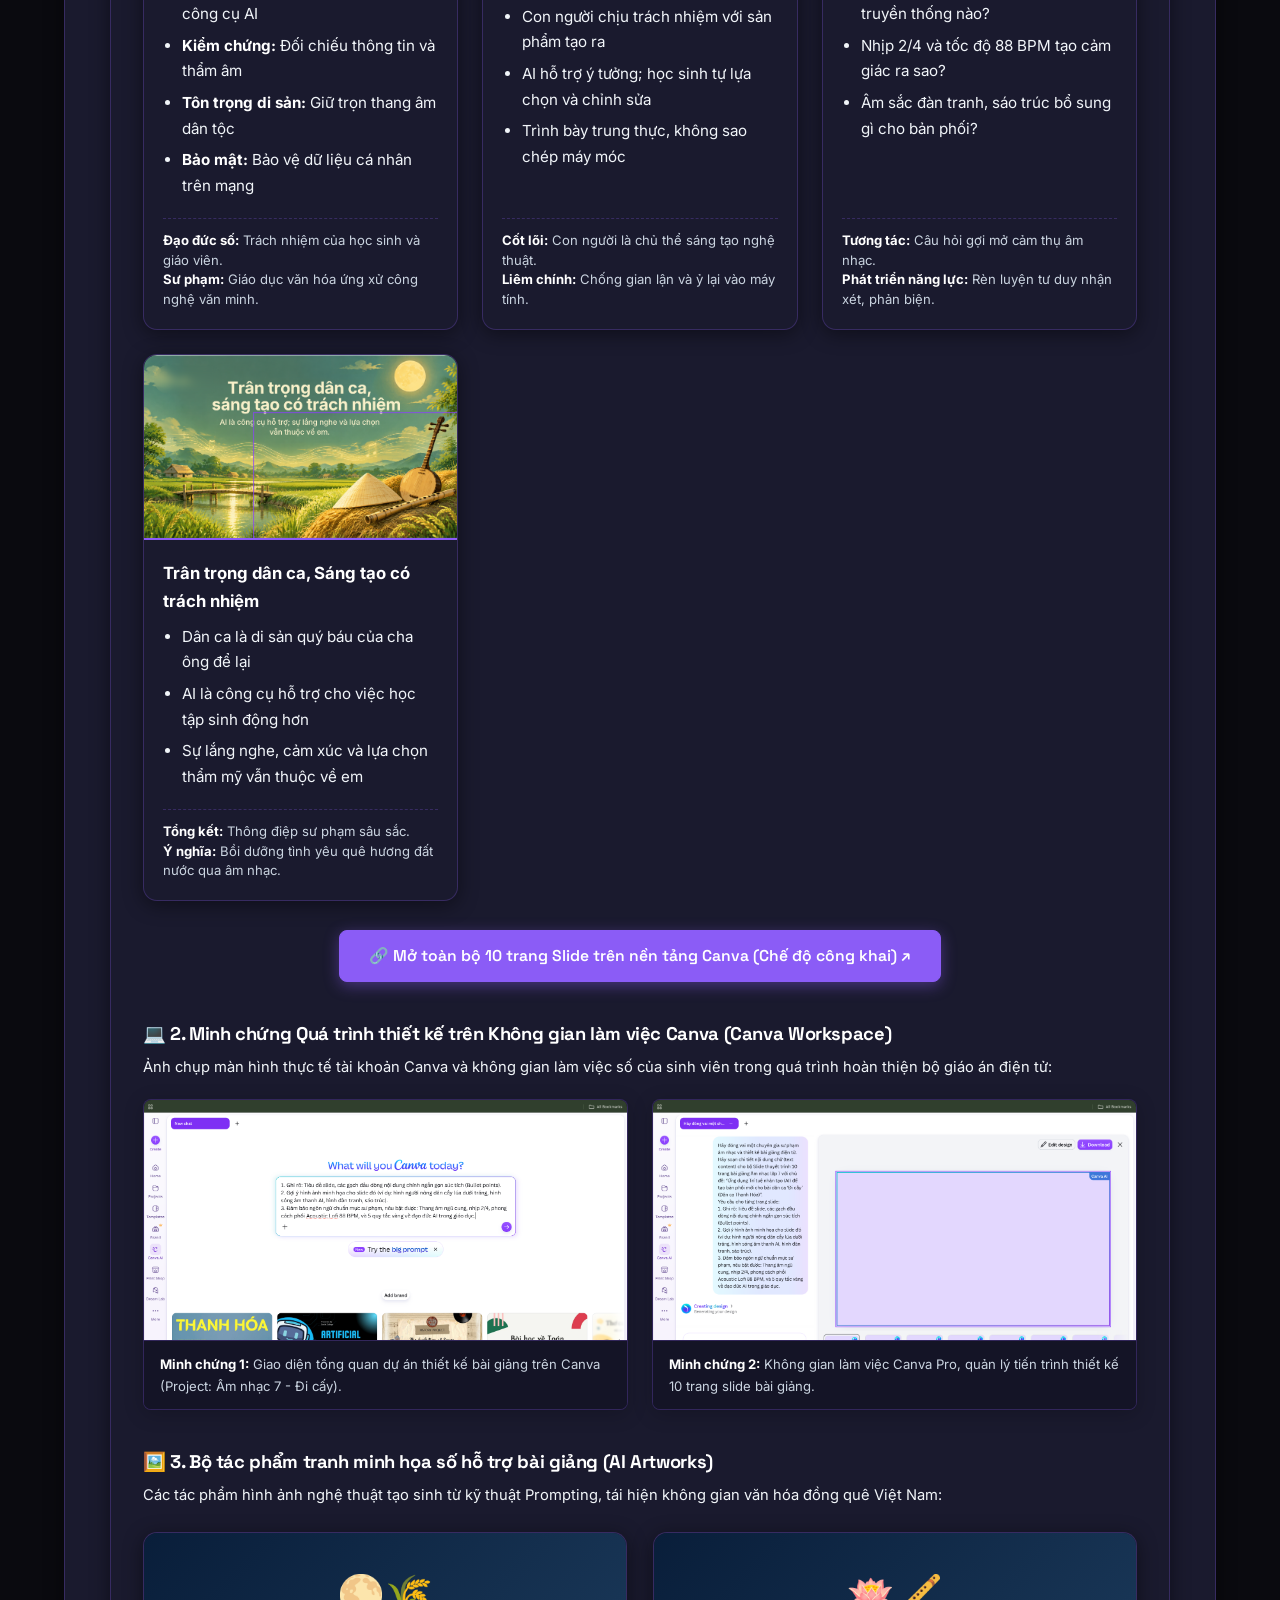
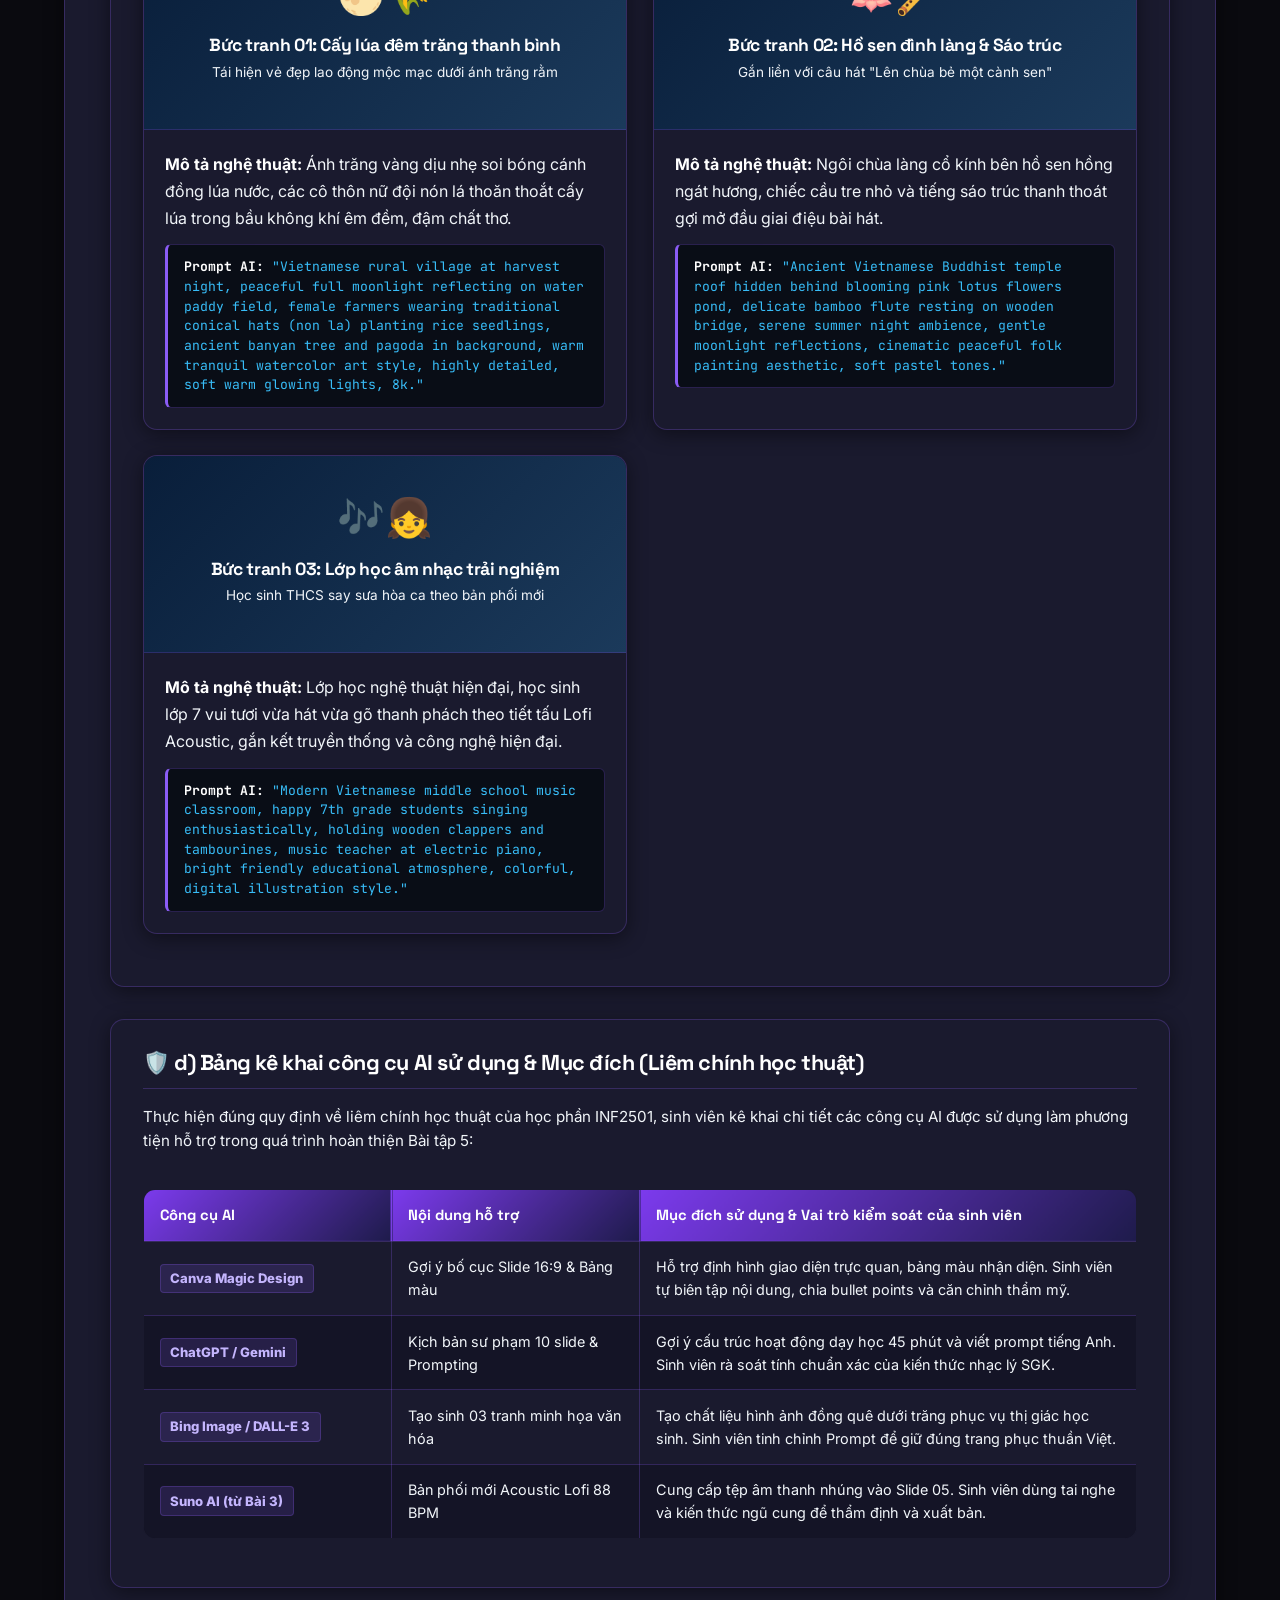
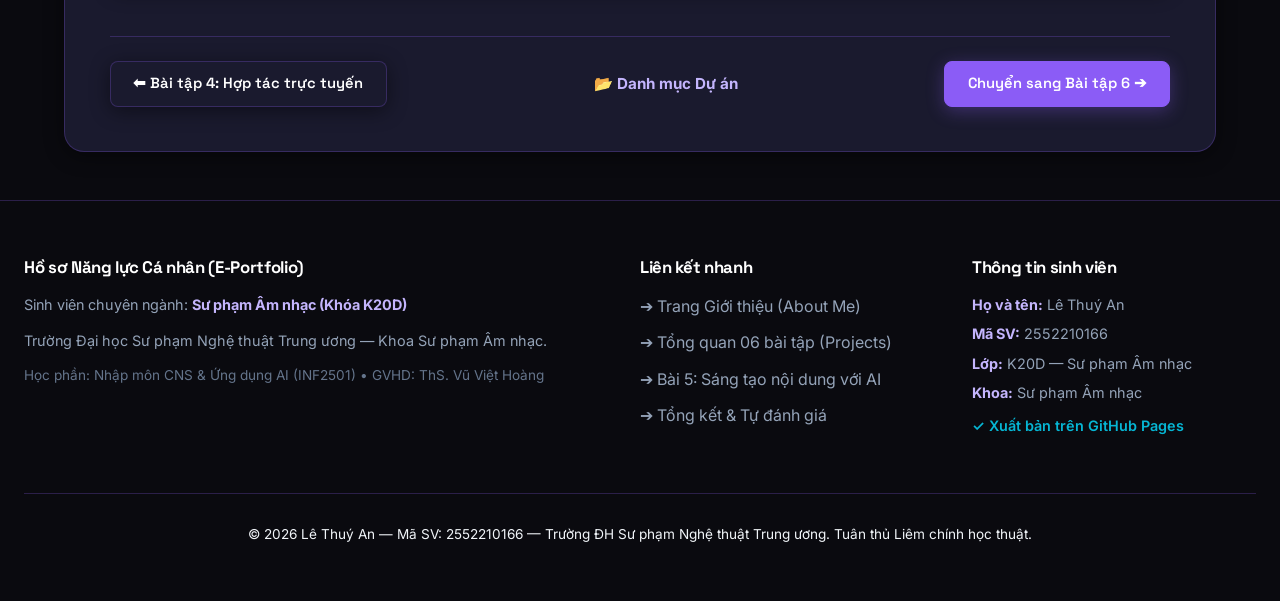
<file: bai-tap-5.html>
<!DOCTYPE html>
<html lang="vi">
<head>
  <meta charset="UTF-8">
  <meta name="viewport" content="width=device-width, initial-scale=1.0">
  <title>Bài tập 5: Sáng tạo Nội dung số với AI | Lê Thuý An - Sư phạm Âm nhạc</title>
  <link rel="stylesheet" href="css/style.css">
  <link rel="preconnect" href="https://fonts.googleapis.com">
  <link rel="preconnect" href="https://fonts.gstatic.com" crossorigin>
  <link href="https://fonts.googleapis.com/css2?family=Space+Grotesk:wght@400;500;600;700;800&family=Inter:wght@300;400;500;600;700&family=JetBrains+Mono:wght@400;500;600&display=swap" rel="stylesheet">
  <style>
    /* Styling for Slide Showcase */
    .slide-showcase-grid {
      display: grid;
      grid-template-columns: repeat(auto-fit, minmax(290px, 1fr));
      gap: 1.5rem;
      margin: 1.5rem 0;
    }
    .slide-card {
      background: var(--bg-card); 
      color: var(--text-body);
      border: 1px solid var(--primary-border);
      border-radius: var(--radius-md);
      overflow: hidden;
      box-shadow: var(--card-shadow);
      transition: all 0.3s cubic-bezier(0.16, 1, 0.3, 1);
      display: flex;
      flex-direction: column;
    }
    .slide-card:hover {
      transform: translateY(-4px);
      box-shadow: var(--card-hover-shadow);
      border-color: var(--primary-border-hover);
    }
    .slide-img-wrap {
      position: relative;
      overflow: hidden;
      background: #090D16;
      border-bottom: 2px solid var(--primary);
      height: 185px;
    }
    .slide-img {
      width: 100%;
      height: 100%;
      object-fit: cover;
      display: block;
      transition: transform 0.35s ease;
      cursor: zoom-in;
    }
    .slide-card:hover .slide-img {
      transform: scale(1.05);
    }
    .slide-thumb-num {
      position: absolute;
      top: 10px;
      left: 10px;
      background: rgba(15, 23, 42, 0.88);
      color: #38bdf8;
      font-size: 0.75rem;
      font-weight: 800;
      padding: 0.2rem 0.65rem;
      border-radius: var(--radius-full);
      border: 1px solid var(--primary);
      backdrop-filter: blur(4px);
      box-shadow: 0 2px 8px rgba(0,0,0,0.4);
    }
    .slide-content {
      padding: 1.2rem;
      flex-grow: 1;
      display: flex;
      flex-direction: column;
      justify-content: space-between;
    }
    .slide-title {
      font-size: 1.05rem;
      font-weight: 700;
      color: var(--text-heading);
      margin-bottom: 0.5rem;
    }
    .slide-bullets {
      margin: 0;
      padding-left: 1.2rem;
      font-size: 0.88rem;
      color: var(--text-body);
      line-height: 1.6;
    }
    .slide-bullets li {
      margin-bottom: 0.35rem;
    }
    .slide-meta-box {
      margin-top: 0.85rem;
      padding-top: 0.75rem;
      border-top: 1px dashed var(--primary-border);
      font-size: 0.82rem;
      color: var(--text-muted);
      line-height: 1.5;
    }
    .slide-meta-box strong {
      color: var(--primary-light);
    }

    /* Art Gallery with Prompts */
    .art-grid {
      display: grid;
      grid-template-columns: repeat(auto-fit, minmax(320px, 1fr));
      gap: 1.6rem;
      margin: 1.5rem 0;
    }
    .art-card {
      background: var(--bg-card); 
      color: var(--text-body);
      border: 1px solid var(--primary-border);
      border-radius: var(--radius-md);
      overflow: hidden;
      box-shadow: var(--card-shadow);
      display: flex;
      flex-direction: column;
    }
    .art-preview-box {
      min-height: 180px;
      background: linear-gradient(135deg, #091e3a 0%, #1b3a5b 100%);
      display: flex;
      flex-direction: column;
      align-items: center;
      justify-content: center;
      color: #bae6fd;
      padding: 1.8rem 1.5rem;
      text-align: center;
      border-bottom: 1px solid var(--primary-border);
    }
    .art-preview-box .icon {
      font-size: 2.4rem;
      margin-bottom: 0.5rem;
    }
    .art-info {
      padding: 1.3rem;
      flex-grow: 1;
      display: flex;
      flex-direction: column;
      justify-content: space-between;
    }
    .prompt-mini-box {
      background: #090D16;
      border-radius: 6px;
      padding: 0.75rem 1rem;
      margin-top: 0.8rem;
      font-family: 'JetBrains Mono', monospace;
      font-size: 0.82rem;
      color: #38bdf8;
      line-height: 1.5;
      border-left: 3px solid var(--accent-gold);
      word-break: break-word;
    }

    /* Prompt Box Styled */
    .prompt-showcase-box {
      background: #090D16;
      border: 1px solid var(--primary-border);
      border-radius: 10px;
      padding: 1.4rem;
      margin: 1rem 0;
      color: #f1f5f9;
      font-size: 0.92rem;
      line-height: 1.65;
    }
    .prompt-tag-badge {
      display: inline-block;
      background: var(--primary);
      color: #FFFFFF;
      font-weight: 800;
      font-size: 0.75rem;
      padding: 0.15rem 0.5rem;
      border-radius: 4px;
      margin-right: 0.4rem;
      margin-bottom: 0.3rem;
    }

    /* Table for AI Tools */
    .table-ai {
      width: 100%;
      border-collapse: collapse;
      margin: 1.2rem 0;
      font-size: 0.92rem;
    }
    .table-ai th, .table-ai td {
      border: 1px solid var(--primary-border);
      padding: 0.85rem 1rem;
      text-align: left;
      line-height: 1.6;
    }
    .table-ai th {
      background: var(--primary);
      color: white;
      font-weight: 700;
    }
    .table-ai tr:nth-child(even) {
      background: var(--bg-card-alt); 
      color: var(--text-body);
    }
    .badge-tool {
      display: inline-block;
      background: var(--primary-glow-subtle);
      color: var(--primary-light);
      font-weight: 800;
      padding: 0.2rem 0.6rem;
      border-radius: 4px;
      font-size: 0.82rem;
      border: 1px solid var(--primary-border);
    }
  </style>
  <script>
    (function() {
      const savedTheme = localStorage.getItem('theme') || 'dark';
      document.documentElement.setAttribute('data-theme', savedTheme);
    })();
  </script>
</head>
<body>
  <!-- HEADER & NAVIGATION -->
  <header class="site-header">
    <div class="nav-container">
      <div class="logo-area">
        <div class="logo-icon">LA</div>
        <div class="logo-text">
          <h1>Lê Thuý An • Portfolio</h1>
          <span>ĐH Sư phạm Nghệ thuật TW | K20D SP Âm nhạc</span>
        </div>
      </div>
      <button class="mobile-toggle" aria-label="Toggle menu">☰</button>
      <nav>
        <ul class="nav-menu">
          <li class="nav-item"><a href="index.html" class="nav-link">Giới thiệu - About Me</a></li>
          <li class="nav-item dropdown">
            <a href="projects.html" class="nav-link active">Dự án - Projects ▾</a>
            <ul class="dropdown-menu">
              <li><a href="projects.html" class="dropdown-item"><strong>📂 Tổng quan 06 Bài tập</strong></a></li>
              <li><a href="bai-tap-1.html" class="dropdown-item">📁 Bài 1: Quản lý tệp & thư mục</a></li>
              <li><a href="bai-tap-2.html" class="dropdown-item">🔍 Bài 2: Tìm kiếm & Đánh giá CRAAP</a></li>
              <li><a href="bai-tap-3.html" class="dropdown-item">⚡ Bài 3: Prompt Engineering & AI nhạc</a></li>
              <li><a href="bai-tap-4.html" class="dropdown-item">👥 Bài 4: Hợp tác trực tuyến dự án nhóm</a></li>
              <li><a href="bai-tap-5.html" class="dropdown-item active">🎨 Bài 5: Sáng tạo nội dung số với AI</a></li>
              <li><a href="bai-tap-6.html" class="dropdown-item">🛡️ Bài 6: Đạo đức & Liêm chính AI</a></li>
            </ul>
          </li>
          <li class="nav-item"><a href="conclusion.html" class="nav-link">Tổng kết - Conclusion</a></li>
        </ul>
      </nav>
    </div>
  </header>

  <!-- MAIN WRAPPER -->
  <main class="main-wrapper" style="margin-top: 2.5rem;">
    <div class="glass-panel reveal">
      <!-- BREADCRUMB & HEADER -->
      <div class="page-header-box">
        <a href="projects.html" style="color: var(--primary-light); text-decoration: none; font-weight: 600; font-size: 0.9rem;">← Quay lại Danh mục Dự án</a>
        <h2 class="page-heading">
          BÀI TẬP 5 (MỤC 5.4): SỬ DỤNG AI TẠO SINH ĐỂ HỖ TRỢ SÁNG TẠO NỘI DUNG
        </h2>
        <p style="color: var(--text-muted); font-size: 1.05rem; margin-top: 0.5rem; font-weight: 600;">
          Chủ đề: Thiết kế bộ Slide 10 trang bài giảng Âm nhạc lớp 7 & Học liệu số đa phương tiện bài dân ca "Đi cấy" (Dân ca Thanh Hóa)
        </p>
      </div>

      <!-- a) MỤC TIÊU BÀI TẬP -->
      <div class="feature-box goal" style="margin-bottom: 2rem;">
        <h3>🎯 a) Mục tiêu bài tập</h3>
        <p style="line-height: 1.7; color: var(--text-body);">
          Rèn luyện kỹ năng tích hợp các công cụ Trí tuệ nhân tạo tạo sinh (Generative AI: Canva Magic Design, Text-to-Image, AI Sound Arrangement) vào quy trình thiết kế bài giảng điện tử và học liệu số tương tác môn Âm nhạc cấp THCS. Nắm vững kỹ thuật viết Prompt sư phạm để xây dựng trọn bộ Slide 10 trang chuẩn mực, kết hợp hài hòa giữa nhạc lý truyền thống (thang âm ngũ cung, nhịp 2/4) và bản phối Acoustic Lofi 88 BPM, đồng thời lồng ghép giáo dục 5 quy tắc vàng về đạo đức AI trong nhà trường.
        </p>
      </div>

      <!-- b) TÓM TẮT QUÁ TRÌNH THỰC HIỆN -->
      <div class="feature-box process" style="margin-bottom: 2rem;">
        <h3>⚙️ b) Tóm tắt quá trình thực hiện</h3>
        
        <h4 style="color: var(--primary); font-size: 1.05rem; margin-top: 1rem; margin-bottom: 0.6rem;">1. Kịch bản Prompt thiết kế bài giảng trên Canva (Chuẩn hóa R-T-C-O-F):</h4>
        <p style="color: var(--text-body); font-size: 0.92rem; margin-bottom: 0.8rem;">
          Để yêu cầu AI hỗ trợ soạn thảo nội dung bài giảng điện tử không bị lan man hay quá dài dòng trên từng slide, sinh viên đã thiết kế câu lệnh chuẩn mực theo khung R-T-C-O-F:
        </p>

        <div class="prompt-showcase-box">
          <div><span class="prompt-tag-badge">ROLE</span> <strong>Chuyên gia sư phạm âm nhạc THCS & Thiết kế bài giảng điện tử tương tác trên Canva.</strong></div>
          <div style="margin-top: 0.5rem;"><span class="prompt-tag-badge">CONTEXT</span> Thiết kế bộ Slide 10 trang cho tiết dạy Âm nhạc lớp 7 (bộ sách <em>Kết nối tri thức với cuộc sống</em>), chủ đề: "Ứng dụng Trí tuệ nhân tạo (AI) tạo bản phối mới cho bài dân ca Đi cấy (Dân ca Thanh Hóa)".</div>
          <div style="margin-top: 0.5rem;"><span class="prompt-tag-badge">TASK</span> Soạn chi tiết nội dung chữ (text content), gợi ý bố cục thị giác/hình ảnh trực quan và lời dẫn giáo viên (Speaker notes) cho từng trang trong 10 slide trình chiếu.</div>
          <div style="margin-top: 0.5rem;"><span class="prompt-tag-badge">CONSTRAINTS</span> 
            (1) Mỗi slide tối đa 3–4 bullet points ngắn gọn dưới 15 từ, tối ưu tỷ lệ 16:9; 
            (2) Nêu bật kiến thức cốt lõi: Nhịp 2/4 thong thả, thang âm ngũ cung Bắc Trung Bộ (Đô - Rê - Fa - Sol - La), bản phối mới Acoustic Lofi 88 BPM; 
            (3) Tích hợp Slide chuyên đề về 5 quy tắc vàng đạo đức AI trong giáo dục.
          </div>
          <div style="margin-top: 0.5rem;"><span class="prompt-tag-badge">OUTPUT</span> Bảng kịch bản 10 slide rõ ràng: Tiêu đề slide • Bullet points • Gợi ý hình ảnh Canva • Lời dẫn giáo viên (Speaker Notes).</div>
        </div>

        <h4 style="color: var(--primary); font-size: 1.05rem; margin-top: 1.4rem; margin-bottom: 0.6rem;">2. Quy trình thực hiện 4 bước hoàn thiện sản phẩm:</h4>
        <ol style="margin-left: 1.5rem; color: var(--text-body); line-height: 1.75; margin-bottom: 1.2rem;">
          <li style="margin-bottom: 0.6rem;">
            <strong>Bước 1 — Khởi tạo kịch bản 10 slide:</strong> Sử dụng Prompt R-T-C-O-F để tạo dàn ý 10 slide sư phạm, phân bổ thời lượng 45 phút tiết học khoa học từ khởi động đến tổng kết.
          </li>
          <li style="margin-bottom: 0.6rem;">
            <strong>Bước 2 — Tạo sinh tư liệu hình ảnh với AI (Image Prompting):</strong> Dùng DALL-E 3 / Bing Image Creator vẽ tranh minh họa cánh đồng cấy lúa đêm trăng rằm, hoa sen chùa làng và không gian lớp học âm nhạc hiện đại.
          </li>
          <li style="margin-bottom: 0.6rem;">
            <strong>Bước 3 — Thiết kế mỹ thuật trên Canva Magic Design:</strong> Thiết lập tỷ lệ màn chiếu 16:9, áp dụng bộ màu nhận diện thương hiệu giáo dục: Xanh mạ non (#10B981) + Vàng ấm trăng rằm (#F59E0B) + Xanh navy (#0F172A).
          </li>
          <li>
            <strong>Bước 4 — Tích hợp đa phương tiện & Xuất bản:</strong> Nhúng tệp âm thanh bản phối Lofi 88 BPM (thực hiện từ Bài 3) vào trực tiếp slide luyện hát, tạo mã QR liên kết bài tập về nhà.
          </li>
        </ol>
      </div>

      <!-- c) SẢN PHẨM CUỐI CÙNG -->
      <div class="feature-box product" style="margin-bottom: 2rem;">
        <h3>📦 c) Sản phẩm cuối cùng: Trưng bày học liệu số hoàn thiện</h3>
        
        <!-- TRƯNG BÀY 1: TOÀN BỘ 10 SLIDE BÀI GIẢNG ĐIỆN TỬ VỚI ẢNH CHỤP THỰC TẾ -->
        <h4 style="color: var(--primary-light); font-size: 1.15rem; margin-top: 1rem; margin-bottom: 0.6rem;">
          📑 1. Toàn bộ 10 Trang Slide Bài giảng điện tử (Ảnh chụp thực tế từ Canva)
        </h4>
        <p style="color: var(--text-muted); font-size: 0.92rem; margin-bottom: 1.2rem;">
          Mỗi slide hiển thị hình ảnh thiết kế thực tế trên Canva, kèm tiêu đề, nội dung chiếu cô đọng và ghi chú sư phạm (Nhấp vào ảnh để xem độ phân giải cao):
        </p>

        <div class="slide-showcase-grid">
          <!-- Slide 1 -->
          <div class="slide-card">
            <div class="slide-img-wrap">
              <a href="images/bai5/slide01_trang_bia.png" target="_blank" title="Nhấp để phóng to ảnh Slide 01">
                <img src="images/bai5/slide01_trang_bia.png" alt="Slide 01: Ứng dụng AI tạo bản phối mới cho Đi cấy" class="slide-img" loading="lazy">
              </a>
              <span class="slide-thumb-num">Slide 01</span>
            </div>
            <div class="slide-content">
              <div>
                <div class="slide-title">Ứng dụng AI tạo bản phối mới cho "Đi cấy"</div>
                <ul class="slide-bullets">
                  <li>Môn: Âm nhạc lớp 7 • Dân ca Thanh Hóa</li>
                  <li>Trang bìa bài học hát đa phương tiện</li>
                  <li>Thiết kế: Lê Thuý An – K20D Sư phạm Âm nhạc</li>
                </ul>
              </div>
              <div class="slide-meta-box">
                <strong>Nội dung:</strong> Đặt vấn đề kết hợp di sản dân gian và AI.<br>
                <strong>Ghi chú:</strong> Khơi gợi hứng thú của học sinh ngay đầu tiết.
              </div>
            </div>
          </div>

          <!-- Slide 2 -->
          <div class="slide-card">
            <div class="slide-img-wrap">
              <a href="images/bai5/slide02_tieng_hat_que_huong.png" target="_blank" title="Nhấp để phóng to ảnh Slide 02">
                <img src="images/bai5/slide02_tieng_hat_que_huong.png" alt="Slide 02: Đi cấy - Tiếng hát từ quê hương" class="slide-img" loading="lazy">
              </a>
              <span class="slide-thumb-num">Slide 02</span>
            </div>
            <div class="slide-content">
              <div>
                <div class="slide-title">"Đi cấy" – Tiếng hát từ quê hương</div>
                <ul class="slide-bullets">
                  <li>Bài dân ca gắn với đời sống lao động Thanh Hóa</li>
                  <li>Khung cảnh người nông dân cấy lúa trong đêm trăng mát</li>
                  <li>Lưu giữ tình cảm, phong tục và bản sắc địa phương</li>
                </ul>
              </div>
              <div class="slide-meta-box">
                <strong>Bối cảnh:</strong> Văn hóa lao động Bắc Trung Bộ.<br>
                <strong>Sư phạm:</strong> Giúp học sinh thấu hiểu hoàn cảnh ra đời bài hát.
              </div>
            </div>
          </div>

          <!-- Slide 3 -->
          <div class="slide-card">
            <div class="slide-img-wrap">
              <a href="images/bai5/slide03_thang_am_ngu_cung.png" target="_blank" title="Nhấp để phóng to ảnh Slide 03">
                <img src="images/bai5/slide03_thang_am_ngu_cung.png" alt="Slide 03: Lắng nghe thang âm ngũ cung" class="slide-img" loading="lazy">
              </a>
              <span class="slide-thumb-num">Slide 03</span>
            </div>
            <div class="slide-content">
              <div>
                <div class="slide-title">Lắng nghe thang âm Ngũ cung</div>
                <ul class="slide-bullets">
                  <li>Ngũ cung sử dụng 5 âm làm chất liệu giai điệu cốt lõi</li>
                  <li>Tạo nên màu sắc thanh thoát rất riêng của dân ca</li>
                  <li>Nhận biết đường đi giai điệu bằng cách nghe và hát lại</li>
                </ul>
              </div>
              <div class="slide-meta-box">
                <strong>Nhạc lý:</strong> Thang âm 5 nốt mộc mạc.<br>
                <strong>Hoạt động:</strong> Luyện tai nghe cảm âm cho học sinh.
              </div>
            </div>
          </div>

          <!-- Slide 4 -->
          <div class="slide-card">
            <div class="slide-img-wrap">
              <a href="images/bai5/slide04_cam_nhan_nhip_2_4.png" target="_blank" title="Nhấp để phóng to ảnh Slide 04">
                <img src="images/bai5/slide04_cam_nhan_nhip_2_4.png" alt="Slide 04: Cảm nhận nhịp 2/4" class="slide-img" loading="lazy">
              </a>
              <span class="slide-thumb-num">Slide 04</span>
            </div>
            <div class="slide-content">
              <div>
                <div class="slide-title">Cảm nhận nhịp 2/4 thong thả</div>
                <ul class="slide-bullets">
                  <li>Mỗi ô nhịp có hai phách đều đặn (Phách 1 mạnh - Phách 2 nhẹ)</li>
                  <li>Thử vỗ phách mạnh rồi phách nhẹ theo nhịp đi cấy</li>
                  <li>Giữ nhịp ổn định khi hát hoặc nghe bản phối</li>
                </ul>
              </div>
              <div class="slide-meta-box">
                <strong>Thực hành:</strong> Vỗ tay và gõ phách nhịp 2/4.<br>
                <strong>Sư phạm:</strong> Rèn luyện phản xạ giữ nhịp chuẩn xác.
              </div>
            </div>
          </div>

          <!-- Slide 5 -->
          <div class="slide-card">
            <div class="slide-img-wrap">
              <a href="images/bai5/slide05_acoustic_lofi_88bpm.png" target="_blank" title="Nhấp để phóng to ảnh Slide 05">
                <img src="images/bai5/slide05_acoustic_lofi_88bpm.png" alt="Slide 05: Chọn màu sắc Acoustic Lofi 88 BPM" class="slide-img" loading="lazy">
              </a>
              <span class="slide-thumb-num">Slide 05</span>
            </div>
            <div class="slide-content">
              <div>
                <div class="slide-title">Chọn màu sắc Acoustic Lofi (88 BPM)</div>
                <ul class="slide-bullets">
                  <li>Tốc độ 88 BPM vừa phải, tạo cảm giác thư thái</li>
                  <li>Nhạc cụ dân tộc: Đàn tranh & Sáo trúc gợi hồn quê</li>
                  <li>Hòa âm Guitar mộc kết hợp tiếng trống Lofi êm dịu</li>
                </ul>
              </div>
              <div class="slide-meta-box">
                <strong>Bản phối mới:</strong> Hiện đại hóa trên nền tảng dân tộc.<br>
                <strong>Hiệu quả:</strong> Gần gũi với thị hiếu âm nhạc lứa tuổi THCS.
              </div>
            </div>
          </div>

          <!-- Slide 6 -->
          <div class="slide-card">
            <div class="slide-img-wrap">
              <a href="images/bai5/slide06_quy_trinh_tao_ban_phoi_ai.png" target="_blank" title="Nhấp để phóng to ảnh Slide 06">
                <img src="images/bai5/slide06_quy_trinh_tao_ban_phoi_ai.png" alt="Slide 06: Quy trình tạo bản phối với AI" class="slide-img" loading="lazy">
              </a>
              <span class="slide-thumb-num">Slide 06</span>
            </div>
            <div class="slide-content">
              <div>
                <div class="slide-title">Quy trình tạo bản phối với AI</div>
                <ul class="slide-bullets">
                  <li>Xác định giai điệu, nhịp 2/4 và phong cách 88 BPM</li>
                  <li>Viết yêu cầu Prompt rõ ràng về âm sắc và tinh thần</li>
                  <li>Kiểm tra, nghe thử và tinh chỉnh với chuyên môn nhạc lý</li>
                </ul>
              </div>
              <div class="slide-meta-box">
                <strong>Công nghệ:</strong> Prompt Engineering âm nhạc.<br>
                <strong>Vai trò:</strong> Con người làm chủ tham số đầu vào của AI.
              </div>
            </div>
          </div>

          <!-- Slide 7 -->
          <div class="slide-card">
            <div class="slide-img-wrap">
              <a href="images/bai5/slide07_bon_quy_tac_vang_ai.png" target="_blank" title="Nhấp để phóng to ảnh Slide 07">
                <img src="images/bai5/slide07_bon_quy_tac_vang_ai.png" alt="Slide 07: Bốn quy tắc vàng khi dùng AI" class="slide-img" loading="lazy">
              </a>
              <span class="slide-thumb-num">Slide 07</span>
            </div>
            <div class="slide-content">
              <div>
                <div class="slide-title">Bốn quy tắc vàng khi dùng AI</div>
                <ul class="slide-bullets">
                  <li><strong>Minh bạch:</strong> Nói rõ khi có sử dụng công cụ AI</li>
                  <li><strong>Kiểm chứng:</strong> Đối chiếu thông tin và thẩm âm</li>
                  <li><strong>Tôn trọng di sản:</strong> Giữ trọn thang âm dân tộc</li>
                  <li><strong>Bảo mật:</strong> Bảo vệ dữ liệu cá nhân trên mạng</li>
                </ul>
              </div>
              <div class="slide-meta-box">
                <strong>Đạo đức số:</strong> Trách nhiệm của học sinh và giáo viên.<br>
                <strong>Sư phạm:</strong> Giáo dục văn hóa ứng xử công nghệ văn minh.
              </div>
            </div>
          </div>

          <!-- Slide 8 -->
          <div class="slide-card">
            <div class="slide-img-wrap">
              <a href="images/bai5/slide08_quy_tac_vang_thu_nam.png" target="_blank" title="Nhấp để phóng to ảnh Slide 08">
                <img src="images/bai5/slide08_quy_tac_vang_thu_nam.png" alt="Slide 08: Quy tắc vàng thứ năm: Con người chịu trách nhiệm" class="slide-img" loading="lazy">
              </a>
              <span class="slide-thumb-num">Slide 08</span>
            </div>
            <div class="slide-content">
              <div>
                <div class="slide-title">Quy tắc thứ 5: Con người chịu trách nhiệm</div>
                <ul class="slide-bullets">
                  <li>Con người chịu trách nhiệm với sản phẩm tạo ra</li>
                  <li>AI hỗ trợ ý tưởng; học sinh tự lựa chọn và chỉnh sửa</li>
                  <li>Trình bày trung thực, không sao chép máy móc</li>
                </ul>
              </div>
              <div class="slide-meta-box">
                <strong>Cốt lõi:</strong> Con người là chủ thể sáng tạo nghệ thuật.<br>
                <strong>Liêm chính:</strong> Chống gian lận và ỷ lại vào máy tính.
              </div>
            </div>
          </div>

          <!-- Slide 9 -->
          <div class="slide-card">
            <div class="slide-img-wrap">
              <a href="images/bai5/slide09_cung_nghe_va_nhan_xet.png" target="_blank" title="Nhấp để phóng to ảnh Slide 09">
                <img src="images/bai5/slide09_cung_nghe_va_nhan_xet.png" alt="Slide 09: Cùng nghe và nhận xét bản phối mới" class="slide-img" loading="lazy">
              </a>
              <span class="slide-thumb-num">Slide 09</span>
            </div>
            <div class="slide-content">
              <div>
                <div class="slide-title">Cùng nghe & Nhận xét bản phối</div>
                <ul class="slide-bullets">
                  <li>Giai điệu còn giữ được nét dân ca truyền thống nào?</li>
                  <li>Nhịp 2/4 và tốc độ 88 BPM tạo cảm giác ra sao?</li>
                  <li>Âm sắc đàn tranh, sáo trúc bổ sung gì cho bản phối?</li>
                </ul>
              </div>
              <div class="slide-meta-box">
                <strong>Tương tác:</strong> Câu hỏi gợi mở cảm thụ âm nhạc.<br>
                <strong>Phát triển năng lực:</strong> Rèn luyện tư duy nhận xét, phản biện.
              </div>
            </div>
          </div>

          <!-- Slide 10 -->
          <div class="slide-card">
            <div class="slide-img-wrap">
              <a href="images/bai5/slide10_tran_trong_dan_ca.png" target="_blank" title="Nhấp để phóng to ảnh Slide 10">
                <img src="images/bai5/slide10_tran_trong_dan_ca.png" alt="Slide 10: Trân trọng dân ca, sáng tạo có trách nhiệm" class="slide-img" loading="lazy">
              </a>
              <span class="slide-thumb-num">Slide 10</span>
            </div>
            <div class="slide-content">
              <div>
                <div class="slide-title">Trân trọng dân ca, Sáng tạo có trách nhiệm</div>
                <ul class="slide-bullets">
                  <li>Dân ca là di sản quý báu của cha ông để lại</li>
                  <li>AI là công cụ hỗ trợ cho việc học tập sinh động hơn</li>
                  <li>Sự lắng nghe, cảm xúc và lựa chọn thẩm mỹ vẫn thuộc về em</li>
                </ul>
              </div>
              <div class="slide-meta-box">
                <strong>Tổng kết:</strong> Thông điệp sư phạm sâu sắc.<br>
                <strong>Ý nghĩa:</strong> Bồi dưỡng tình yêu quê hương đất nước qua âm nhạc.
              </div>
            </div>
          </div>
        </div>

        <!-- Nút mở Canva -->
        <div style="text-align: center; margin: 1.8rem 0;">
          <a href="https://canva.link/03l18yw8nae0v12" target="_blank" rel="noopener" class="btn btn-primary" style="padding: 0.75rem 1.8rem; font-size: 0.98rem; box-shadow: 0 4px 15px rgba(139, 92, 246, 0.4);">
            🔗 Mở toàn bộ 10 trang Slide trên nền tảng Canva (Chế độ công khai) ↗
          </a>
        </div>

        <!-- TRƯNG BÀY 2: MINH CHỨNG KHÔNG GIAN THIẾT KẾ TRÊN CANVA -->
        <h4 style="color: var(--primary-light); font-size: 1.15rem; margin-top: 2.5rem; margin-bottom: 0.6rem;">
          💻 2. Minh chứng Quá trình thiết kế trên Không gian làm việc Canva (Canva Workspace)
        </h4>
        <p style="color: var(--text-muted); font-size: 0.92rem; margin-bottom: 1.2rem;">
          Ảnh chụp màn hình thực tế tài khoản Canva và không gian làm việc số của sinh viên trong quá trình hoàn thiện bộ giáo án điện tử:
        </p>

        <div class="grid-2">
          <div class="screenshot-card">
            <a href="images/bai5/minh_chung_canva_01.png" target="_blank" title="Nhấp để xem ảnh phóng to">
              <img src="images/bai5/minh_chung_canva_01.png" alt="Minh chứng giao diện thiết kế Canva 1" class="screenshot-img" style="height: 240px; object-fit: cover;">
            </a>
            <div class="screenshot-info">
              <strong>Minh chứng 1:</strong> Giao diện tổng quan dự án thiết kế bài giảng trên Canva (Project: Âm nhạc 7 - Đi cấy).
            </div>
          </div>
          <div class="screenshot-card">
            <a href="images/bai5/minh_chung_canva_02.png" target="_blank" title="Nhấp để xem ảnh phóng to">
              <img src="images/bai5/minh_chung_canva_02.png" alt="Minh chứng giao diện thiết kế Canva 2" class="screenshot-img" style="height: 240px; object-fit: cover;">
            </a>
            <div class="screenshot-info">
              <strong>Minh chứng 2:</strong> Không gian làm việc Canva Pro, quản lý tiến trình thiết kế 10 trang slide bài giảng.
            </div>
          </div>
        </div>

        <!-- TRƯNG BÀY 3: BỘ TRANH MINH HỌA SỐ TẠO BẰNG AI -->
        <h4 style="color: var(--primary-light); font-size: 1.15rem; margin-top: 2.5rem; margin-bottom: 0.6rem;">
          🖼️ 3. Bộ tác phẩm tranh minh họa số hỗ trợ bài giảng (AI Artworks)
        </h4>
        <p style="color: var(--text-muted); font-size: 0.92rem; margin-bottom: 1rem;">
          Các tác phẩm hình ảnh nghệ thuật tạo sinh từ kỹ thuật Prompting, tái hiện không gian văn hóa đồng quê Việt Nam:
        </p>

        <div class="art-grid">
          <!-- Bức 1 -->
          <div class="art-card">
            <div class="art-preview-box">
              <div class="icon">🌕🌾</div>
              <h5 style="color: #38bdf8; font-size: 1.1rem; margin-bottom: 0.3rem;">Bức tranh 01: Cấy lúa đêm trăng thanh bình</h5>
              <p style="font-size: 0.85rem; color: #bae6fd;">Tái hiện vẻ đẹp lao động mộc mạc dưới ánh trăng rằm</p>
            </div>
            <div class="art-info">
              <div>
                <strong>Mô tả nghệ thuật:</strong> Ánh trăng vàng dịu nhẹ soi bóng cánh đồng lúa nước, các cô thôn nữ đội nón lá thoăn thoắt cấy lúa trong bầu không khí êm đềm, đậm chất thơ.
                <div class="prompt-mini-box">
                  <strong>Prompt AI:</strong> "Vietnamese rural village at harvest night, peaceful full moonlight reflecting on water paddy field, female farmers wearing traditional conical hats (non la) planting rice seedlings, ancient banyan tree and pagoda in background, warm tranquil watercolor art style, highly detailed, soft warm glowing lights, 8k."
                </div>
              </div>
            </div>
          </div>

          <!-- Bức 2 -->
          <div class="art-card">
            <div class="art-preview-box">
              <div class="icon">🪷🪈</div>
              <h5 style="color: #38bdf8; font-size: 1.1rem; margin-bottom: 0.3rem;">Bức tranh 02: Hồ sen đình làng & Sáo trúc</h5>
              <p style="font-size: 0.85rem; color: #bae6fd;">Gắn liền với câu hát "Lên chùa bẻ một cành sen"</p>
            </div>
            <div class="art-info">
              <div>
                <strong>Mô tả nghệ thuật:</strong> Ngôi chùa làng cổ kính bên hồ sen hồng ngát hương, chiếc cầu tre nhỏ và tiếng sáo trúc thanh thoát gợi mở đầu giai điệu bài hát.
                <div class="prompt-mini-box">
                  <strong>Prompt AI:</strong> "Ancient Vietnamese Buddhist temple roof hidden behind blooming pink lotus flowers pond, delicate bamboo flute resting on wooden bridge, serene summer night ambience, gentle moonlight reflections, cinematic peaceful folk painting aesthetic, soft pastel tones."
                </div>
              </div>
            </div>
          </div>

          <!-- Bức 3 -->
          <div class="art-card">
            <div class="art-preview-box">
              <div class="icon">🎶👧</div>
              <h5 style="color: #38bdf8; font-size: 1.1rem; margin-bottom: 0.3rem;">Bức tranh 03: Lớp học âm nhạc trải nghiệm</h5>
              <p style="font-size: 0.85rem; color: #bae6fd;">Học sinh THCS say sưa hòa ca theo bản phối mới</p>
            </div>
            <div class="art-info">
              <div>
                <strong>Mô tả nghệ thuật:</strong> Lớp học nghệ thuật hiện đại, học sinh lớp 7 vui tươi vừa hát vừa gõ thanh phách theo tiết tấu Lofi Acoustic, gắn kết truyền thống và công nghệ hiện đại.
                <div class="prompt-mini-box">
                  <strong>Prompt AI:</strong> "Modern Vietnamese middle school music classroom, happy 7th grade students singing enthusiastically, holding wooden clappers and tambourines, music teacher at electric piano, bright friendly educational atmosphere, colorful, digital illustration style."
                </div>
              </div>
            </div>
          </div>
        </div>
      </div>

      <!-- d) BẢNG KÊ KHAI CÔNG CỤ AI SỬ DỤNG (THEO QUY ĐỊNH LIÊM CHÍNH HỌC THUẬT) -->
      <div class="feature-box goal" style="margin-bottom: 2rem;">
        <h3>🛡️ d) Bảng kê khai công cụ AI sử dụng & Mục đích (Liêm chính học thuật)</h3>
        <p style="line-height: 1.6; color: var(--text-body);">
          Thực hiện đúng quy định về liêm chính học thuật của học phần INF2501, sinh viên kê khai chi tiết các công cụ AI được sử dụng làm phương tiện hỗ trợ trong quá trình hoàn thiện Bài tập 5:
        </p>
        <div style="overflow-x: auto;">
          <table class="table-ai">
            <thead>
              <tr>
                <th style="width: 25%;">Công cụ AI</th>
                <th style="width: 25%;">Nội dung hỗ trợ</th>
                <th style="width: 50%;">Mục đích sử dụng & Vai trò kiểm soát của sinh viên</th>
              </tr>
            </thead>
            <tbody>
              <tr>
                <td><span class="badge-tool">Canva Magic Design</span></td>
                <td>Gợi ý bố cục Slide 16:9 & Bảng màu</td>
                <td>Hỗ trợ định hình giao diện trực quan, bảng màu nhận diện. Sinh viên tự biên tập nội dung, chia bullet points và căn chỉnh thẩm mỹ.</td>
              </tr>
              <tr>
                <td><span class="badge-tool">ChatGPT / Gemini</span></td>
                <td>Kịch bản sư phạm 10 slide & Prompting</td>
                <td>Gợi ý cấu trúc hoạt động dạy học 45 phút và viết prompt tiếng Anh. Sinh viên rà soát tính chuẩn xác của kiến thức nhạc lý SGK.</td>
              </tr>
              <tr>
                <td><span class="badge-tool">Bing Image / DALL-E 3</span></td>
                <td>Tạo sinh 03 tranh minh họa văn hóa</td>
                <td>Tạo chất liệu hình ảnh đồng quê dưới trăng phục vụ thị giác học sinh. Sinh viên tinh chỉnh Prompt để giữ đúng trang phục thuần Việt.</td>
              </tr>
              <tr>
                <td><span class="badge-tool">Suno AI (từ Bài 3)</span></td>
                <td>Bản phối mới Acoustic Lofi 88 BPM</td>
                <td>Cung cấp tệp âm thanh nhúng vào Slide 05. Sinh viên dùng tai nghe và kiến thức ngũ cung để thẩm định và xuất bản.</td>
              </tr>
            </tbody>
          </table>
        </div>
      </div>

      <!-- FOOTER NAVIGATION -->
      <div style="display: flex; justify-content: space-between; align-items: center; margin-top: 3rem; padding-top: 1.5rem; border-top: 1px solid var(--primary-border); flex-wrap: wrap; gap: 1rem;">
        <a href="bai-tap-4.html" class="btn btn-secondary" style="padding: 0.6rem 1.4rem; font-size: 0.92rem;">
          ⬅ Bài tập 4: Hợp tác trực tuyến
        </a>
        <a href="projects.html" style="color: var(--primary-light); text-decoration: none; font-weight: 700; font-size: 0.95rem;">
          📂 Danh mục Dự án
        </a>
        <a href="bai-tap-6.html" class="btn btn-primary" style="padding: 0.6rem 1.4rem; font-size: 0.92rem;">
          Chuyển sang Bài tập 6 ➔
        </a>
      </div>
    </div>
  </main>

  <!-- FOOTER -->
  <footer class="site-footer">
    <div class="footer-grid">
      <div class="footer-col">
        <h4>Hồ sơ Năng lực Cá nhân (E-Portfolio)</h4>
        <p style="margin-bottom: 0.8rem; line-height: 1.6;">Sinh viên chuyên ngành: <strong>Sư phạm Âm nhạc (Khóa K20D)</strong></p>
        <p style="margin-bottom: 0.8rem; line-height: 1.6;">Trường Đại học Sư phạm Nghệ thuật Trung ương — Khoa Sư phạm Âm nhạc.</p>
        <p style="color: #64748B; font-size: 0.85rem;">Học phần: Nhập môn CNS & Ứng dụng AI (INF2501) • GVHD: ThS. Vũ Việt Hoàng</p>
      </div>
      <div class="footer-col">
        <h4>Liên kết nhanh</h4>
        <ul>
          <li><a href="index.html">➔ Trang Giới thiệu (About Me)</a></li>
          <li><a href="projects.html">➔ Tổng quan 06 bài tập (Projects)</a></li>
          <li><a href="bai-tap-5.html">➔ Bài 5: Sáng tạo nội dung với AI</a></li>
          <li><a href="conclusion.html">➔ Tổng kết & Tự đánh giá</a></li>
        </ul>
      </div>
      <div class="footer-col">
        <h4>Thông tin sinh viên</h4>
        <p style="margin-bottom: 0.4rem;"><strong>Họ và tên:</strong> Lê Thuý An</p>
        <p style="margin-bottom: 0.4rem;"><strong>Mã SV:</strong> 2552210166</p>
        <p style="margin-bottom: 0.4rem;"><strong>Lớp:</strong> K20D — Sư phạm Âm nhạc</p>
        <p style="margin-bottom: 0.4rem;"><strong>Khoa:</strong> Sư phạm Âm nhạc</p>
        <p style="color: var(--accent-cyan); font-weight: 600; margin-top: 0.6rem;">✓ Xuất bản trên GitHub Pages</p>
      </div>
    </div>
    <div class="footer-credit">
      <p>© 2026 Lê Thuý An — Mã SV: 2552210166 — Trường ĐH Sư phạm Nghệ thuật Trung ương. Tuân thủ Liêm chính học thuật.</p>
    </div>
  </footer>
  <script src="js/main.js"></script>
</body>
</html>
</file>
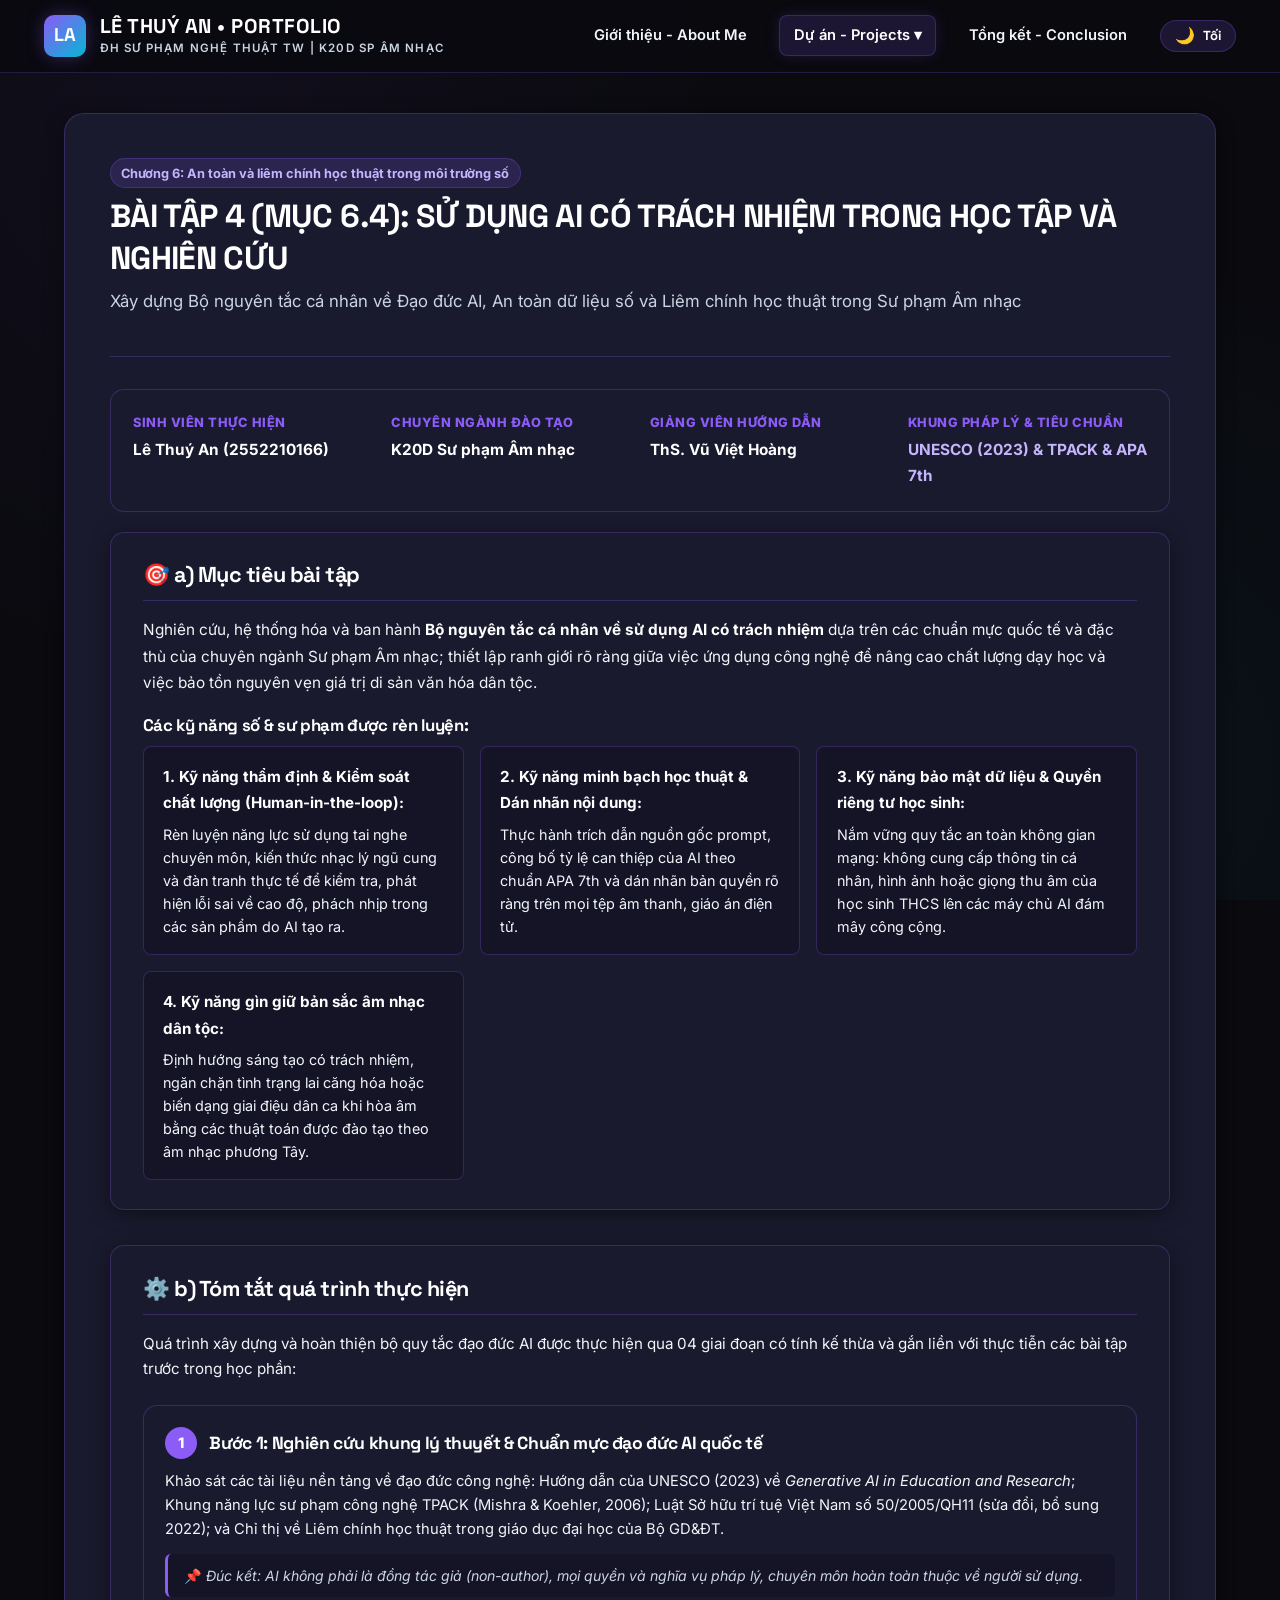
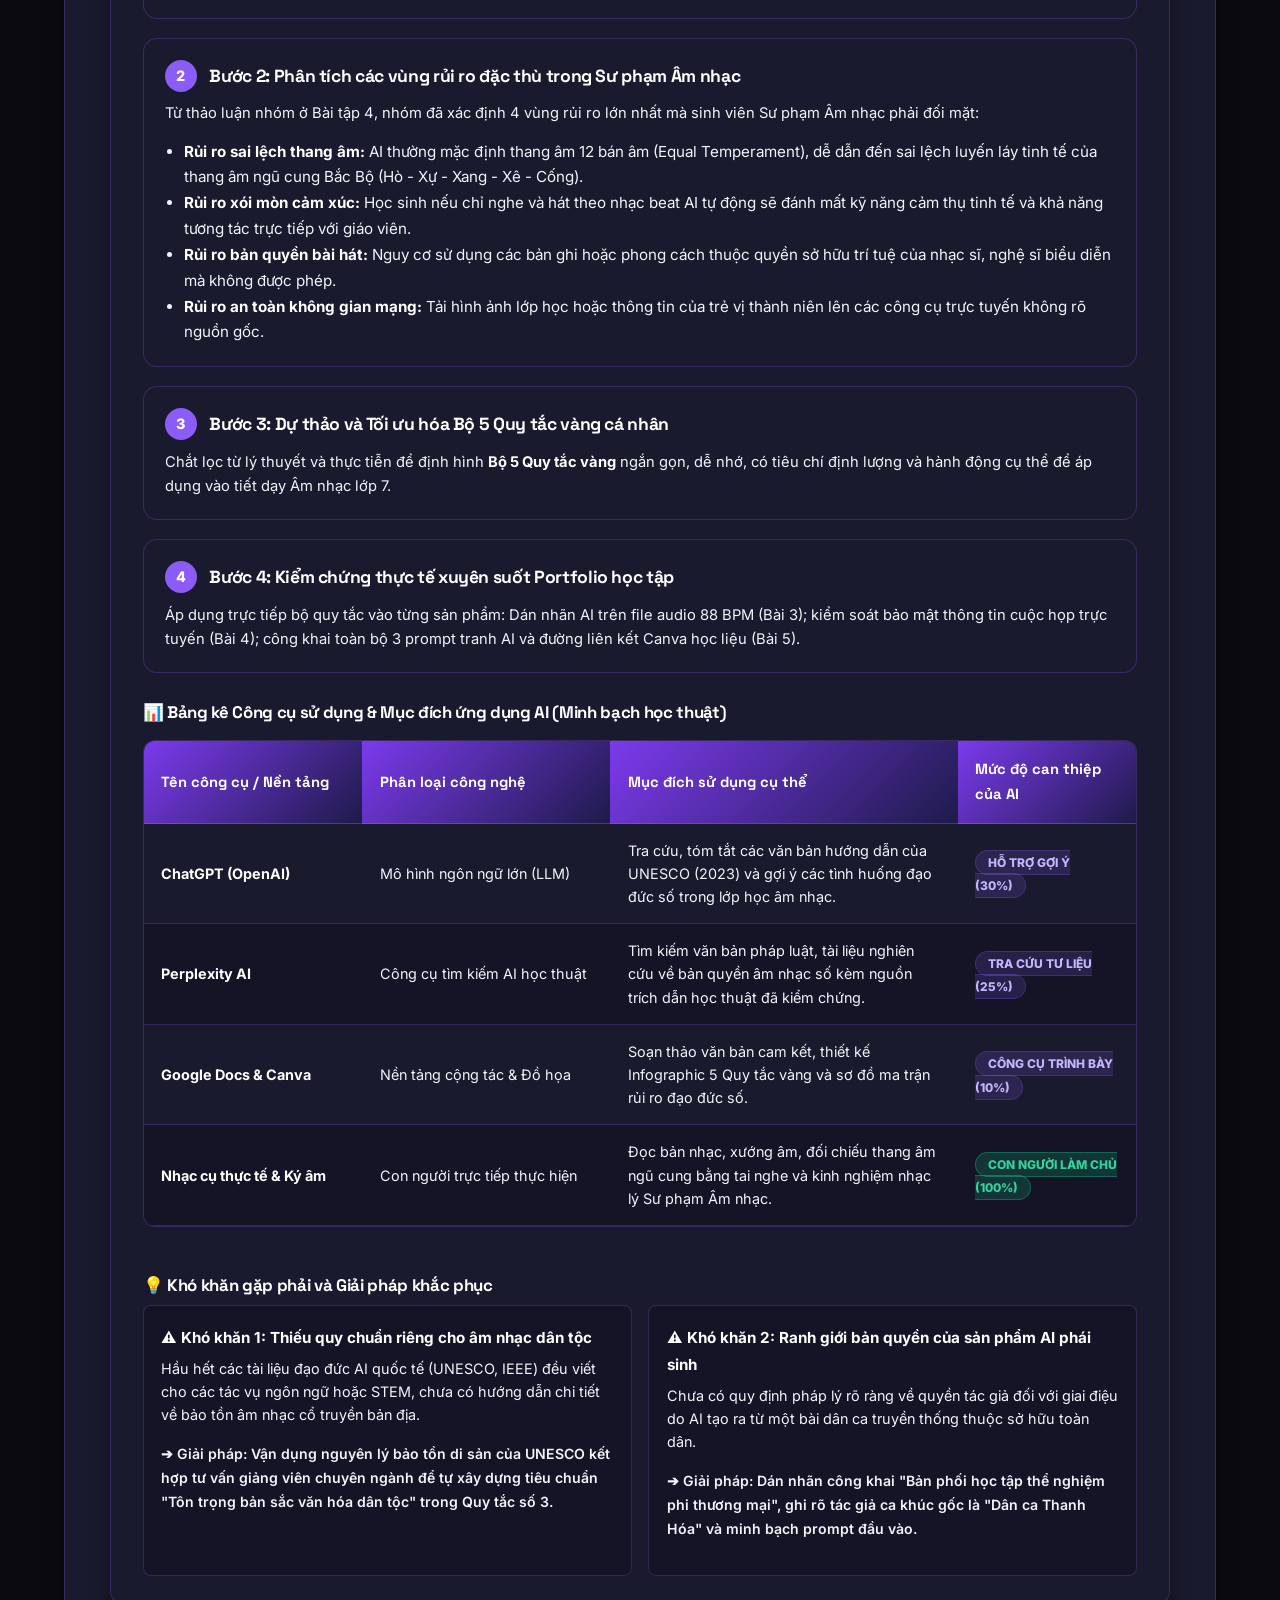
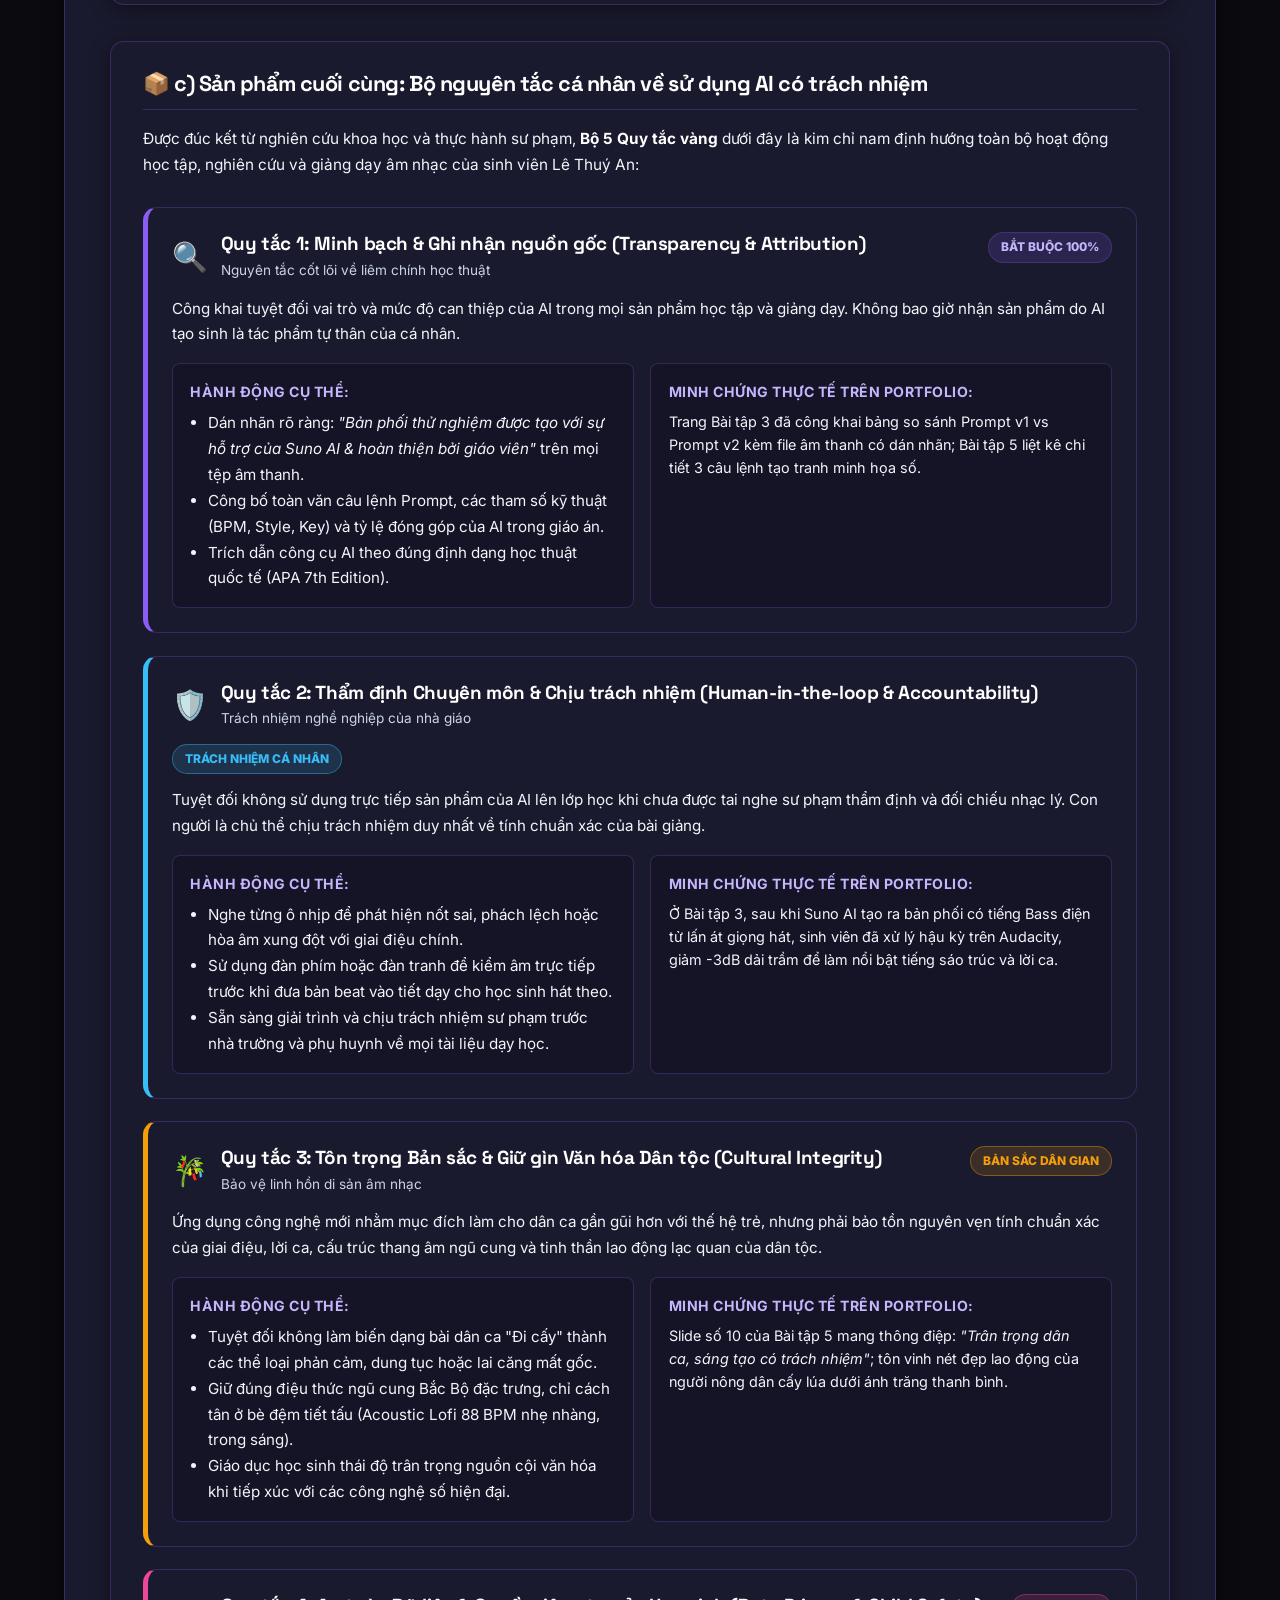
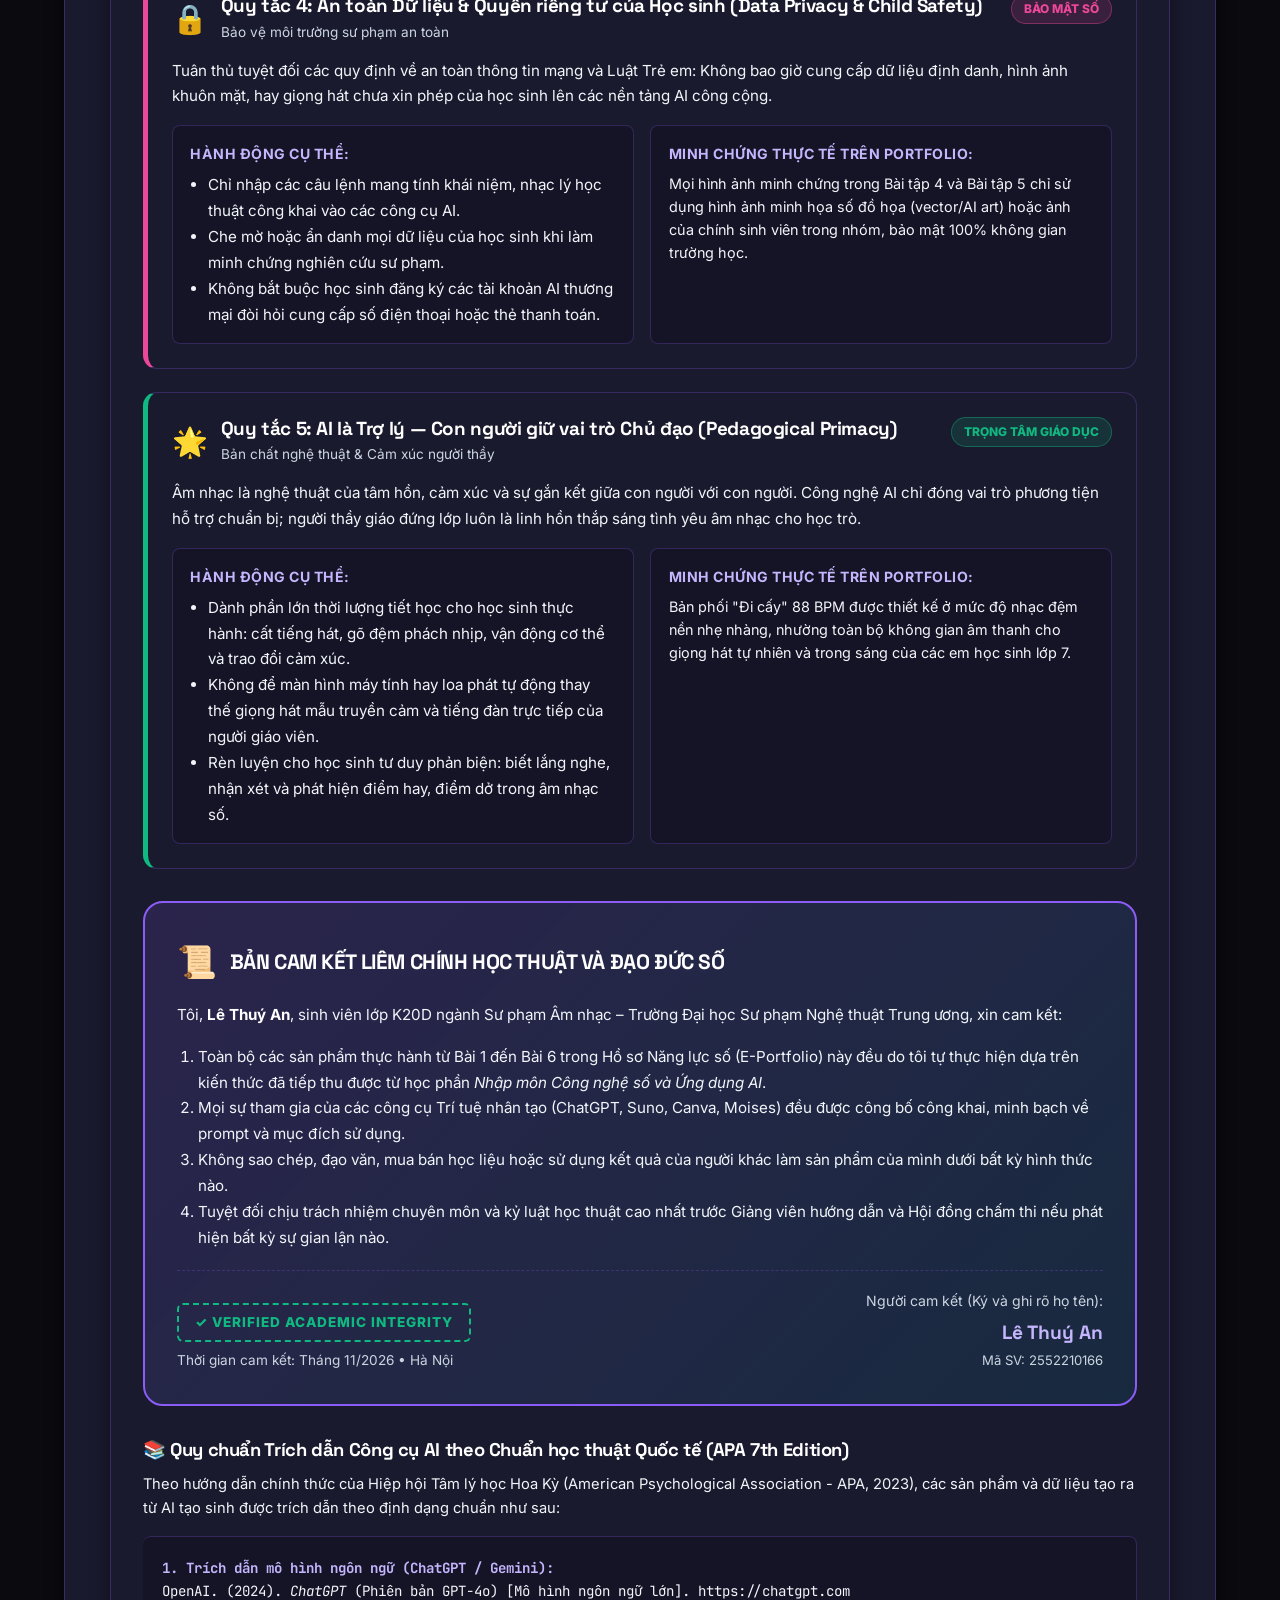
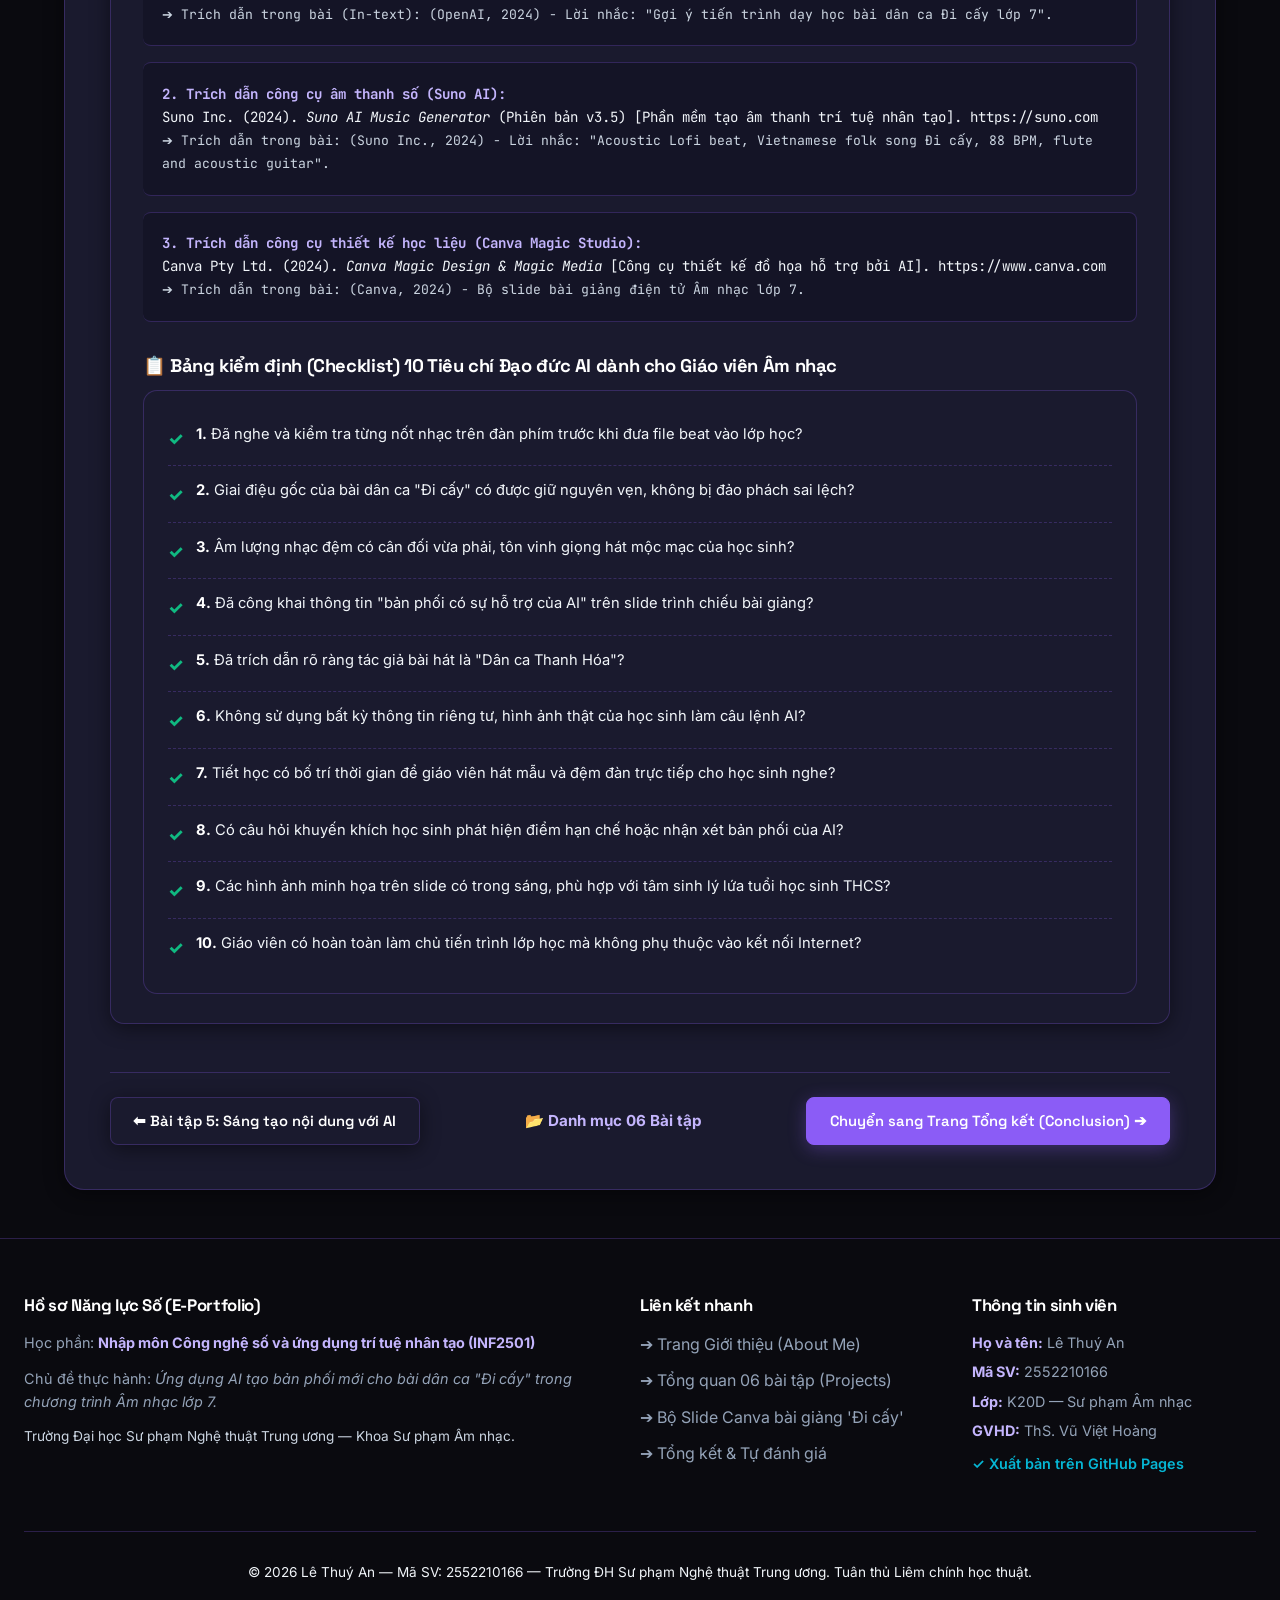
<file: bai-tap-6.html>
<!DOCTYPE html>
<html lang="vi">
<head>
  <meta charset="UTF-8">
  <meta name="viewport" content="width=device-width, initial-scale=1.0">
  <title>Bài tập 6: Sử dụng AI có Trách nhiệm | Lê Thuý An - Sư phạm Âm nhạc</title>
  <link rel="stylesheet" href="css/style.css">
  <link rel="preconnect" href="https://fonts.googleapis.com">
  <link rel="preconnect" href="https://fonts.gstatic.com" crossorigin>
  <link href="https://fonts.googleapis.com/css2?family=Space+Grotesk:wght@400;500;600;700;800&family=Inter:wght@300;400;500;600;700&family=JetBrains+Mono:wght@400;500;600&display=swap" rel="stylesheet">
  <script>
    (function() {
      const savedTheme = localStorage.getItem('theme') || 'dark';
      document.documentElement.setAttribute('data-theme', savedTheme);
    })();
  </script>
  <style>
    /* Scoped styles for Bai tap 6 */
    .meta-box-grid {
      display: grid;
      grid-template-columns: repeat(auto-fit, minmax(210px, 1fr));
      gap: 1.2rem;
      background: var(--bg-card);
      border: 1px solid var(--primary-border);
      border-radius: var(--radius-md);
      padding: 1.4rem;
      margin: 1.2rem 0;
    }
    .meta-item {
      display: flex;
      flex-direction: column;
      gap: 4px;
    }
    .meta-label {
      font-size: 0.8rem;
      text-transform: uppercase;
      font-weight: 800;
      color: var(--primary);
      letter-spacing: 0.5px;
    }
    .meta-value {
      font-size: 0.96rem;
      font-weight: 700;
      color: var(--text-heading);
    }
    .process-step-card {
      background: var(--bg-card);
      border: 1px solid var(--primary-border);
      border-radius: var(--radius-md);
      padding: 1.3rem;
      margin-bottom: 1.2rem;
      transition: var(--transition-normal);
    }
    .process-step-card:hover {
      border-color: var(--primary);
      box-shadow: 0 4px 20px var(--primary-glow-subtle);
    }
    .step-header {
      display: flex;
      align-items: center;
      gap: 0.8rem;
      margin-bottom: 0.6rem;
    }
    .step-num-badge {
      width: 32px;
      height: 32px;
      background: var(--primary);
      color: white;
      border-radius: 50%;
      display: inline-flex;
      align-items: center;
      justify-content: center;
      font-weight: 800;
      font-size: 0.9rem;
      flex-shrink: 0;
    }
    .step-title {
      font-size: 1.1rem;
      font-weight: 700;
      color: var(--text-heading);
      margin: 0;
    }
    .rule-card {
      background: var(--bg-card);
      border: 1px solid var(--primary-border);
      border-radius: var(--radius-md);
      padding: 1.5rem;
      margin-bottom: 1.4rem;
      border-left: 5px solid var(--primary);
      transition: var(--transition-normal);
    }
    .rule-card:hover {
      border-color: var(--primary-light);
      box-shadow: 0 8px 30px var(--primary-glow-subtle);
      transform: translateY(-2px);
    }
    .rule-header {
      display: flex;
      justify-content: space-between;
      align-items: flex-start;
      flex-wrap: wrap;
      gap: 0.8rem;
      margin-bottom: 0.8rem;
    }
    .rule-title-group {
      display: flex;
      align-items: center;
      gap: 0.8rem;
    }
    .rule-icon {
      font-size: 1.8rem;
      line-height: 1;
    }
    .rule-name {
      font-size: 1.18rem;
      font-weight: 800;
      color: var(--text-heading);
      margin: 0;
    }
    .rule-tag {
      font-size: 0.75rem;
      font-weight: 800;
      text-transform: uppercase;
      padding: 0.25rem 0.75rem;
      border-radius: var(--radius-full);
      background: var(--primary-glow-subtle);
      color: var(--primary-light);
      border: 1px solid var(--primary-border);
    }
    .rule-desc {
      color: var(--text-body);
      font-size: 0.95rem;
      line-height: 1.7;
      margin-bottom: 1rem;
    }
    .rule-details-grid {
      display: grid;
      grid-template-columns: repeat(auto-fit, minmax(280px, 1fr));
      gap: 1rem;
      margin-top: 1rem;
    }
    .rule-subbox {
      background: var(--bg-card-alt);
      border: 1px solid var(--primary-border);
      border-radius: 8px;
      padding: 1rem 1.1rem;
    }
    .rule-subbox-title {
      font-size: 0.88rem;
      font-weight: 700;
      color: var(--primary-light);
      margin-bottom: 0.4rem;
      text-transform: uppercase;
      letter-spacing: 0.5px;
    }
    .rule-subbox p, .rule-subbox ul {
      margin: 0;
      font-size: 0.9rem;
      line-height: 1.6;
      color: var(--text-body);
    }
    .rule-subbox ul {
      padding-left: 1.1rem;
    }
    .pledge-banner {
      background: linear-gradient(135deg, rgba(139, 92, 246, 0.15), rgba(6, 182, 212, 0.1));
      border: 2px solid var(--primary);
      border-radius: var(--radius-lg);
      padding: 2rem;
      margin: 2rem 0;
      position: relative;
    }
    .pledge-stamp {
      display: inline-block;
      border: 2px dashed #10B981;
      color: #10B981;
      padding: 0.4rem 1rem;
      border-radius: 6px;
      font-weight: 800;
      font-size: 0.85rem;
      text-transform: uppercase;
      letter-spacing: 1px;
      margin-top: 1rem;
    }
    .citation-box {
      background: var(--bg-card-alt);
      border: 1px solid var(--primary-border);
      border-left: 4px solid var(--secondary);
      border-radius: 8px;
      padding: 1.2rem;
      margin-bottom: 1rem;
      font-family: 'JetBrains Mono', monospace;
      font-size: 0.88rem;
      line-height: 1.65;
      color: var(--text-body);
    }
    .checklist-item {
      display: flex;
      align-items: flex-start;
      gap: 0.8rem;
      padding: 0.75rem 0;
      border-bottom: 1px dashed var(--primary-border);
    }
    .checklist-item:last-child {
      border-bottom: none;
    }
    .check-icon {
      color: #10B981;
      font-weight: 800;
      font-size: 1.1rem;
      flex-shrink: 0;
      margin-top: 2px;
    }
  </style>
</head>
<body>
  <!-- HEADER & NAVIGATION -->
  <header class="site-header">
    <div class="nav-container">
      <div class="logo-area">
        <div class="logo-icon">LA</div>
        <div class="logo-text">
          <h1>Lê Thuý An • Portfolio</h1>
          <span>ĐH Sư phạm Nghệ thuật TW | K20D SP Âm nhạc</span>
        </div>
      </div>
      <button class="mobile-toggle" aria-label="Toggle menu">☰</button>
      <nav>
        <ul class="nav-menu">
          <li class="nav-item"><a href="index.html" class="nav-link">Giới thiệu - About Me</a></li>
          <li class="nav-item dropdown">
            <a href="projects.html" class="nav-link active">Dự án - Projects ▾</a>
            <ul class="dropdown-menu">
              <li><a href="projects.html" class="dropdown-item"><strong>📂 Tổng quan 06 Bài tập</strong></a></li>
              <li><a href="bai-tap-1.html" class="dropdown-item">📁 Bài 1: Quản lý tệp & thư mục</a></li>
              <li><a href="bai-tap-2.html" class="dropdown-item">🔍 Bài 2: Tìm kiếm & Đánh giá CRAAP</a></li>
              <li><a href="bai-tap-3.html" class="dropdown-item">⚡ Bài 3: Prompt Engineering & AI nhạc</a></li>
              <li><a href="bai-tap-4.html" class="dropdown-item">👥 Bài 4: Hợp tác trực tuyến dự án nhóm</a></li>
              <li><a href="bai-tap-5.html" class="dropdown-item">🎨 Bài 5: Sáng tạo nội dung số với AI</a></li>
              <li><a href="bai-tap-6.html" class="dropdown-item active">🛡️ Bài 6: Đạo đức & Liêm chính AI</a></li>
            </ul>
          </li>
          <li class="nav-item"><a href="conclusion.html" class="nav-link">Tổng kết - Conclusion</a></li>
        </ul>
      </nav>
    </div>
  </header>

  <!-- MAIN CONTENT -->
  <main class="main-wrapper" style="margin-top: 2.5rem;">
    <div class="glass-panel reveal">
      
      <!-- PAGE HEADER -->
      <div class="page-header-box">
        <span class="badge-tag">Chương 6: An toàn và liêm chính học thuật trong môi trường số</span>
        <h2 class="page-heading">BÀI TẬP 4 (MỤC 6.4): SỬ DỤNG AI CÓ TRÁCH NHIỆM TRONG HỌC TẬP VÀ NGHIÊN CỨU</h2>
        <p class="hero-tagline" style="font-size: 1.05rem; margin-top: 0.5rem; color: var(--text-muted);">
          Xây dựng Bộ nguyên tắc cá nhân về Đạo đức AI, An toàn dữ liệu số và Liêm chính học thuật trong Sư phạm Âm nhạc
        </p>
      </div>

      <!-- METADATA BOX -->
      <div class="meta-box-grid">
        <div class="meta-item">
          <span class="meta-label">Sinh viên thực hiện</span>
          <span class="meta-value">Lê Thuý An (2552210166)</span>
        </div>
        <div class="meta-item">
          <span class="meta-label">Chuyên ngành đào tạo</span>
          <span class="meta-value">K20D Sư phạm Âm nhạc</span>
        </div>
        <div class="meta-item">
          <span class="meta-label">Giảng viên hướng dẫn</span>
          <span class="meta-value">ThS. Vũ Việt Hoàng</span>
        </div>
        <div class="meta-item">
          <span class="meta-label">Khung pháp lý & Tiêu chuẩn</span>
          <span class="meta-value" style="color: var(--primary-light);">UNESCO (2023) & TPACK & APA 7th</span>
        </div>
      </div>

      <!-- a) MỤC TIÊU BÀI TẬP -->
      <div class="feature-box goal" style="margin-bottom: 2.2rem;">
        <h3>🎯 a) Mục tiêu bài tập</h3>
        <p style="color: var(--text-body); font-size: 0.96rem; line-height: 1.7; margin-bottom: 1rem;">
          Nghiên cứu, hệ thống hóa và ban hành <strong>Bộ nguyên tắc cá nhân về sử dụng AI có trách nhiệm</strong> dựa trên các chuẩn mực quốc tế và đặc thù của chuyên ngành Sư phạm Âm nhạc; thiết lập ranh giới rõ ràng giữa việc ứng dụng công nghệ để nâng cao chất lượng dạy học và việc bảo tồn nguyên vẹn giá trị di sản văn hóa dân tộc.
        </p>

        <h4 style="font-size: 1.05rem; color: var(--primary-light); margin: 1.2rem 0 0.6rem;">
          Các kỹ năng số & sư phạm được rèn luyện:
        </h4>
        <div class="grid-2" style="gap: 1rem;">
          <div style="background: var(--bg-card-alt); border: 1px solid var(--primary-border); padding: 1rem 1.2rem; border-radius: 8px;">
            <strong style="color: var(--primary-light); font-size: 0.95rem;">1. Kỹ năng thẩm định & Kiểm soát chất lượng (Human-in-the-loop):</strong>
            <p style="margin: 0.4rem 0 0; font-size: 0.9rem; color: var(--text-body); line-height: 1.6;">
              Rèn luyện năng lực sử dụng tai nghe chuyên môn, kiến thức nhạc lý ngũ cung và đàn tranh thực tế để kiểm tra, phát hiện lỗi sai về cao độ, phách nhịp trong các sản phẩm do AI tạo ra.
            </p>
          </div>
          <div style="background: var(--bg-card-alt); border: 1px solid var(--primary-border); padding: 1rem 1.2rem; border-radius: 8px;">
            <strong style="color: var(--primary-light); font-size: 0.95rem;">2. Kỹ năng minh bạch học thuật & Dán nhãn nội dung:</strong>
            <p style="margin: 0.4rem 0 0; font-size: 0.9rem; color: var(--text-body); line-height: 1.6;">
              Thực hành trích dẫn nguồn gốc prompt, công bố tỷ lệ can thiệp của AI theo chuẩn APA 7th và dán nhãn bản quyền rõ ràng trên mọi tệp âm thanh, giáo án điện tử.
            </p>
          </div>
          <div style="background: var(--bg-card-alt); border: 1px solid var(--primary-border); padding: 1rem 1.2rem; border-radius: 8px;">
            <strong style="color: var(--primary-light); font-size: 0.95rem;">3. Kỹ năng bảo mật dữ liệu & Quyền riêng tư học sinh:</strong>
            <p style="margin: 0.4rem 0 0; font-size: 0.9rem; color: var(--text-body); line-height: 1.6;">
              Nắm vững quy tắc an toàn không gian mạng: không cung cấp thông tin cá nhân, hình ảnh hoặc giọng thu âm của học sinh THCS lên các máy chủ AI đám mây công cộng.
            </p>
          </div>
          <div style="background: var(--bg-card-alt); border: 1px solid var(--primary-border); padding: 1rem 1.2rem; border-radius: 8px;">
            <strong style="color: var(--primary-light); font-size: 0.95rem;">4. Kỹ năng gìn giữ bản sắc âm nhạc dân tộc:</strong>
            <p style="margin: 0.4rem 0 0; font-size: 0.9rem; color: var(--text-body); line-height: 1.6;">
              Định hướng sáng tạo có trách nhiệm, ngăn chặn tình trạng lai căng hóa hoặc biến dạng giai điệu dân ca khi hòa âm bằng các thuật toán được đào tạo theo âm nhạc phương Tây.
            </p>
          </div>
        </div>
      </div>

      <!-- b) TÓM TẮT QUÁ TRÌNH THỰC HIỆN -->
      <div class="feature-box process" style="margin-bottom: 2.2rem;">
        <h3>⚙️ b) Tóm tắt quá trình thực hiện</h3>
        <p style="color: var(--text-body); font-size: 0.95rem; line-height: 1.65; margin-bottom: 1.5rem;">
          Quá trình xây dựng và hoàn thiện bộ quy tắc đạo đức AI được thực hiện qua 04 giai đoạn có tính kế thừa và gắn liền với thực tiễn các bài tập trước trong học phần:
        </p>

        <!-- BƯỚC 1 -->
        <div class="process-step-card">
          <div class="step-header">
            <span class="step-num-badge">1</span>
            <h4 class="step-title">Bước 1: Nghiên cứu khung lý thuyết & Chuẩn mực đạo đức AI quốc tế</h4>
          </div>
          <p style="font-size: 0.92rem; color: var(--text-body); line-height: 1.65; margin: 0 0 0.8rem;">
            Khảo sát các tài liệu nền tảng về đạo đức công nghệ: Hướng dẫn của UNESCO (2023) về <em>Generative AI in Education and Research</em>; Khung năng lực sư phạm công nghệ TPACK (Mishra & Koehler, 2006); Luật Sở hữu trí tuệ Việt Nam số 50/2005/QH11 (sửa đổi, bổ sung 2022); và Chỉ thị về Liêm chính học thuật trong giáo dục đại học của Bộ GD&ĐT.
          </p>
          <div style="font-size: 0.88rem; color: var(--text-muted); background: var(--bg-card-alt); padding: 0.6rem 1rem; border-radius: 6px; border-left: 3px solid var(--primary);">
            📌 <em>Đúc kết: AI không phải là đồng tác giả (non-author), mọi quyền và nghĩa vụ pháp lý, chuyên môn hoàn toàn thuộc về người sử dụng.</em>
          </div>
        </div>

        <!-- BƯỚC 2 -->
        <div class="process-step-card">
          <div class="step-header">
            <span class="step-num-badge">2</span>
            <h4 class="step-title">Bước 2: Phân tích các vùng rủi ro đặc thù trong Sư phạm Âm nhạc</h4>
          </div>
          <p style="font-size: 0.92rem; color: var(--text-body); line-height: 1.65; margin: 0 0 0.8rem;">
            Từ thảo luận nhóm ở Bài tập 4, nhóm đã xác định 4 vùng rủi ro lớn nhất mà sinh viên Sư phạm Âm nhạc phải đối mặt:
          </p>
          <ul style="padding-left: 1.2rem; font-size: 0.91rem; color: var(--text-body); line-height: 1.65; margin: 0;">
            <li><strong>Rủi ro sai lệch thang âm:</strong> AI thường mặc định thang âm 12 bán âm (Equal Temperament), dễ dẫn đến sai lệch luyến láy tinh tế của thang âm ngũ cung Bắc Bộ (Hò - Xự - Xang - Xê - Cống).</li>
            <li><strong>Rủi ro xói mòn cảm xúc:</strong> Học sinh nếu chỉ nghe và hát theo nhạc beat AI tự động sẽ đánh mất kỹ năng cảm thụ tinh tế và khả năng tương tác trực tiếp với giáo viên.</li>
            <li><strong>Rủi ro bản quyền bài hát:</strong> Nguy cơ sử dụng các bản ghi hoặc phong cách thuộc quyền sở hữu trí tuệ của nhạc sĩ, nghệ sĩ biểu diễn mà không được phép.</li>
            <li><strong>Rủi ro an toàn không gian mạng:</strong> Tải hình ảnh lớp học hoặc thông tin của trẻ vị thành niên lên các công cụ trực tuyến không rõ nguồn gốc.</li>
          </ul>
        </div>

        <!-- BƯỚC 3 -->
        <div class="process-step-card">
          <div class="step-header">
            <span class="step-num-badge">3</span>
            <h4 class="step-title">Bước 3: Dự thảo và Tối ưu hóa Bộ 5 Quy tắc vàng cá nhân</h4>
          </div>
          <p style="font-size: 0.92rem; color: var(--text-body); line-height: 1.65; margin: 0;">
            Chắt lọc từ lý thuyết và thực tiễn để định hình <strong>Bộ 5 Quy tắc vàng</strong> ngắn gọn, dễ nhớ, có tiêu chí định lượng và hành động cụ thể để áp dụng vào tiết dạy Âm nhạc lớp 7.
          </p>
        </div>

        <!-- BƯỚC 4 -->
        <div class="process-step-card">
          <div class="step-header">
            <span class="step-num-badge">4</span>
            <h4 class="step-title">Bước 4: Kiểm chứng thực tế xuyên suốt Portfolio học tập</h4>
          </div>
          <p style="font-size: 0.92rem; color: var(--text-body); line-height: 1.65; margin: 0;">
            Áp dụng trực tiếp bộ quy tắc vào từng sản phẩm: Dán nhãn AI trên file audio 88 BPM (Bài 3); kiểm soát bảo mật thông tin cuộc họp trực tuyến (Bài 4); công khai toàn bộ 3 prompt tranh AI và đường liên kết Canva học liệu (Bài 5).
          </p>
        </div>

        <!-- BẢNG KÊ CÔNG CỤ SỬ DỤNG & MỤC ĐÍCH SỬ DỤNG AI -->
        <h4 style="font-size: 1.05rem; color: var(--text-heading); margin-top: 1.8rem; margin-bottom: 0.6rem;">
          📊 Bảng kê Công cụ sử dụng & Mục đích ứng dụng AI (Minh bạch học thuật)
        </h4>
        <div style="overflow-x: auto;">
          <table class="craap-table" style="font-size: 0.9rem; margin: 0.5rem 0 1.2rem;">
            <thead>
              <tr>
                <th style="width: 22%;">Tên công cụ / Nền tảng</th>
                <th style="width: 25%;">Phân loại công nghệ</th>
                <th style="width: 35%;">Mục đích sử dụng cụ thể</th>
                <th style="width: 18%;">Mức độ can thiệp của AI</th>
              </tr>
            </thead>
            <tbody>
              <tr>
                <td><strong>ChatGPT (OpenAI)</strong></td>
                <td>Mô hình ngôn ngữ lớn (LLM)</td>
                <td>Tra cứu, tóm tắt các văn bản hướng dẫn của UNESCO (2023) và gợi ý các tình huống đạo đức số trong lớp học âm nhạc.</td>
                <td><span class="rule-tag">Hỗ trợ gợi ý (30%)</span></td>
              </tr>
              <tr>
                <td><strong>Perplexity AI</strong></td>
                <td>Công cụ tìm kiếm AI học thuật</td>
                <td>Tìm kiếm văn bản pháp luật, tài liệu nghiên cứu về bản quyền âm nhạc số kèm nguồn trích dẫn học thuật đã kiểm chứng.</td>
                <td><span class="rule-tag">Tra cứu tư liệu (25%)</span></td>
              </tr>
              <tr>
                <td><strong>Google Docs & Canva</strong></td>
                <td>Nền tảng cộng tác & Đồ họa</td>
                <td>Soạn thảo văn bản cam kết, thiết kế Infographic 5 Quy tắc vàng và sơ đồ ma trận rủi ro đạo đức số.</td>
                <td><span class="rule-tag">Công cụ trình bày (10%)</span></td>
              </tr>
              <tr>
                <td><strong>Nhạc cụ thực tế & Ký âm</strong></td>
                <td>Con người trực tiếp thực hiện</td>
                <td>Đọc bản nhạc, xướng âm, đối chiếu thang âm ngũ cung bằng tai nghe và kinh nghiệm nhạc lý Sư phạm Âm nhạc.</td>
                <td><span class="rule-tag" style="background: rgba(16, 185, 129, 0.2); color: #34D399; border-color: rgba(16, 185, 129, 0.4);">Con người làm chủ (100%)</span></td>
              </tr>
            </tbody>
          </table>
        </div>

        <!-- KHÓ KHĂN VÀ CÁCH GIẢI QUYẾT -->
        <h4 style="font-size: 1.05rem; color: var(--text-heading); margin-top: 1.8rem; margin-bottom: 0.6rem;">
          💡 Khó khăn gặp phải và Giải pháp khắc phục
        </h4>
        <div class="grid-2" style="gap: 1rem;">
          <div style="background: var(--bg-card-alt); border: 1px solid var(--primary-border); padding: 1.1rem; border-radius: 8px;">
            <strong style="color: #F87171; font-size: 0.95rem;">⚠️ Khó khăn 1: Thiếu quy chuẩn riêng cho âm nhạc dân tộc</strong>
            <p style="font-size: 0.9rem; color: var(--text-body); line-height: 1.6; margin-top: 0.4rem;">
              Hầu hết các tài liệu đạo đức AI quốc tế (UNESCO, IEEE) đều viết cho các tác vụ ngôn ngữ hoặc STEM, chưa có hướng dẫn chi tiết về bảo tồn âm nhạc cổ truyền bản địa.
            </p>
            <p style="font-size: 0.88rem; color: #34D399; margin-top: 0.4rem; font-weight: 600;">
              ➔ Giải pháp: Vận dụng nguyên lý bảo tồn di sản của UNESCO kết hợp tư vấn giảng viên chuyên ngành để tự xây dựng tiêu chuẩn "Tôn trọng bản sắc văn hóa dân tộc" trong Quy tắc số 3.
            </p>
          </div>
          <div style="background: var(--bg-card-alt); border: 1px solid var(--primary-border); padding: 1.1rem; border-radius: 8px;">
            <strong style="color: #F87171; font-size: 0.95rem;">⚠️ Khó khăn 2: Ranh giới bản quyền của sản phẩm AI phái sinh</strong>
            <p style="font-size: 0.9rem; color: var(--text-body); line-height: 1.6; margin-top: 0.4rem;">
              Chưa có quy định pháp lý rõ ràng về quyền tác giả đối với giai điệu do AI tạo ra từ một bài dân ca truyền thống thuộc sở hữu toàn dân.
            </p>
            <p style="font-size: 0.88rem; color: #34D399; margin-top: 0.4rem; font-weight: 600;">
              ➔ Giải pháp: Dán nhãn công khai "Bản phối học tập thể nghiệm phi thương mại", ghi rõ tác giả ca khúc gốc là "Dân ca Thanh Hóa" và minh bạch prompt đầu vào.
            </p>
          </div>
        </div>
      </div>

      <!-- c) SẢN PHẨM CUỐI CÙNG -->
      <div class="feature-box product" style="margin-bottom: 2rem;">
        <h3>📦 c) Sản phẩm cuối cùng: Bộ nguyên tắc cá nhân về sử dụng AI có trách nhiệm</h3>
        <p style="color: var(--text-body); font-size: 0.96rem; line-height: 1.7; margin-bottom: 1.8rem;">
          Được đúc kết từ nghiên cứu khoa học và thực hành sư phạm, <strong>Bộ 5 Quy tắc vàng</strong> dưới đây là kim chỉ nam định hướng toàn bộ hoạt động học tập, nghiên cứu và giảng dạy âm nhạc của sinh viên Lê Thuý An:
        </p>

        <!-- QUY TẮC 1 -->
        <div class="rule-card">
          <div class="rule-header">
            <div class="rule-title-group">
              <span class="rule-icon">🔍</span>
              <div>
                <h4 class="rule-name">Quy tắc 1: Minh bạch & Ghi nhận nguồn gốc (Transparency & Attribution)</h4>
                <span style="font-size: 0.85rem; color: var(--text-muted);">Nguyên tắc cốt lõi về liêm chính học thuật</span>
              </div>
            </div>
            <span class="rule-tag">Bắt buộc 100%</span>
          </div>
          <p class="rule-desc">
            Công khai tuyệt đối vai trò và mức độ can thiệp của AI trong mọi sản phẩm học tập và giảng dạy. Không bao giờ nhận sản phẩm do AI tạo sinh là tác phẩm tự thân của cá nhân.
          </p>
          <div class="rule-details-grid">
            <div class="rule-subbox">
              <div class="rule-subbox-title">Hành động cụ thể:</div>
              <ul>
                <li>Dán nhãn rõ ràng: <em>"Bản phối thử nghiệm được tạo với sự hỗ trợ của Suno AI & hoàn thiện bởi giáo viên"</em> trên mọi tệp âm thanh.</li>
                <li>Công bố toàn văn câu lệnh Prompt, các tham số kỹ thuật (BPM, Style, Key) và tỷ lệ đóng góp của AI trong giáo án.</li>
                <li>Trích dẫn công cụ AI theo đúng định dạng học thuật quốc tế (APA 7th Edition).</li>
              </ul>
            </div>
            <div class="rule-subbox">
              <div class="rule-subbox-title">Minh chứng thực tế trên Portfolio:</div>
              <p>Trang Bài tập 3 đã công khai bảng so sánh Prompt v1 vs Prompt v2 kèm file âm thanh có dán nhãn; Bài tập 5 liệt kê chi tiết 3 câu lệnh tạo tranh minh họa số.</p>
            </div>
          </div>
        </div>

        <!-- QUY TẮC 2 -->
        <div class="rule-card" style="border-left-color: #38BDF8;">
          <div class="rule-header">
            <div class="rule-title-group">
              <span class="rule-icon">🛡️</span>
              <div>
                <h4 class="rule-name">Quy tắc 2: Thẩm định Chuyên môn & Chịu trách nhiệm (Human-in-the-loop & Accountability)</h4>
                <span style="font-size: 0.85rem; color: var(--text-muted);">Trách nhiệm nghề nghiệp của nhà giáo</span>
              </div>
            </div>
            <span class="rule-tag" style="background: rgba(56, 189, 248, 0.15); color: #38BDF8; border-color: rgba(56, 189, 248, 0.4);">Trách nhiệm cá nhân</span>
          </div>
          <p class="rule-desc">
            Tuyệt đối không sử dụng trực tiếp sản phẩm của AI lên lớp học khi chưa được tai nghe sư phạm thẩm định và đối chiếu nhạc lý. Con người là chủ thể chịu trách nhiệm duy nhất về tính chuẩn xác của bài giảng.
          </p>
          <div class="rule-details-grid">
            <div class="rule-subbox">
              <div class="rule-subbox-title">Hành động cụ thể:</div>
              <ul>
                <li>Nghe từng ô nhịp để phát hiện nốt sai, phách lệch hoặc hòa âm xung đột với giai điệu chính.</li>
                <li>Sử dụng đàn phím hoặc đàn tranh để kiểm âm trực tiếp trước khi đưa bản beat vào tiết dạy cho học sinh hát theo.</li>
                <li>Sẵn sàng giải trình và chịu trách nhiệm sư phạm trước nhà trường và phụ huynh về mọi tài liệu dạy học.</li>
              </ul>
            </div>
            <div class="rule-subbox">
              <div class="rule-subbox-title">Minh chứng thực tế trên Portfolio:</div>
              <p>Ở Bài tập 3, sau khi Suno AI tạo ra bản phối có tiếng Bass điện tử lấn át giọng hát, sinh viên đã xử lý hậu kỳ trên Audacity, giảm -3dB dải trầm để làm nổi bật tiếng sáo trúc và lời ca.</p>
            </div>
          </div>
        </div>

        <!-- QUY TẮC 3 -->
        <div class="rule-card" style="border-left-color: #F59E0B;">
          <div class="rule-header">
            <div class="rule-title-group">
              <span class="rule-icon">🎋</span>
              <div>
                <h4 class="rule-name">Quy tắc 3: Tôn trọng Bản sắc & Giữ gìn Văn hóa Dân tộc (Cultural Integrity)</h4>
                <span style="font-size: 0.85rem; color: var(--text-muted);">Bảo vệ linh hồn di sản âm nhạc</span>
              </div>
            </div>
            <span class="rule-tag" style="background: rgba(245, 158, 11, 0.15); color: #F59E0B; border-color: rgba(245, 158, 11, 0.4);">Bản sắc dân gian</span>
          </div>
          <p class="rule-desc">
            Ứng dụng công nghệ mới nhằm mục đích làm cho dân ca gần gũi hơn với thế hệ trẻ, nhưng phải bảo tồn nguyên vẹn tính chuẩn xác của giai điệu, lời ca, cấu trúc thang âm ngũ cung và tinh thần lao động lạc quan của dân tộc.
          </p>
          <div class="rule-details-grid">
            <div class="rule-subbox">
              <div class="rule-subbox-title">Hành động cụ thể:</div>
              <ul>
                <li>Tuyệt đối không làm biến dạng bài dân ca "Đi cấy" thành các thể loại phản cảm, dung tục hoặc lai căng mất gốc.</li>
                <li>Giữ đúng điệu thức ngũ cung Bắc Bộ đặc trưng, chỉ cách tân ở bè đệm tiết tấu (Acoustic Lofi 88 BPM nhẹ nhàng, trong sáng).</li>
                <li>Giáo dục học sinh thái độ trân trọng nguồn cội văn hóa khi tiếp xúc với các công nghệ số hiện đại.</li>
              </ul>
            </div>
            <div class="rule-subbox">
              <div class="rule-subbox-title">Minh chứng thực tế trên Portfolio:</div>
              <p>Slide số 10 của Bài tập 5 mang thông điệp: <em>"Trân trọng dân ca, sáng tạo có trách nhiệm"</em>; tôn vinh nét đẹp lao động của người nông dân cấy lúa dưới ánh trăng thanh bình.</p>
            </div>
          </div>
        </div>

        <!-- QUY TẮC 4 -->
        <div class="rule-card" style="border-left-color: #EC4899;">
          <div class="rule-header">
            <div class="rule-title-group">
              <span class="rule-icon">🔒</span>
              <div>
                <h4 class="rule-name">Quy tắc 4: An toàn Dữ liệu & Quyền riêng tư của Học sinh (Data Privacy & Child Safety)</h4>
                <span style="font-size: 0.85rem; color: var(--text-muted);">Bảo vệ môi trường sư phạm an toàn</span>
              </div>
            </div>
            <span class="rule-tag" style="background: rgba(236, 72, 153, 0.15); color: #EC4899; border-color: rgba(236, 72, 153, 0.4);">Bảo mật số</span>
          </div>
          <p class="rule-desc">
            Tuân thủ tuyệt đối các quy định về an toàn thông tin mạng và Luật Trẻ em: Không bao giờ cung cấp dữ liệu định danh, hình ảnh khuôn mặt, hay giọng hát chưa xin phép của học sinh lên các nền tảng AI công cộng.
          </p>
          <div class="rule-details-grid">
            <div class="rule-subbox">
              <div class="rule-subbox-title">Hành động cụ thể:</div>
              <ul>
                <li>Chỉ nhập các câu lệnh mang tính khái niệm, nhạc lý học thuật công khai vào các công cụ AI.</li>
                <li>Che mờ hoặc ẩn danh mọi dữ liệu của học sinh khi làm minh chứng nghiên cứu sư phạm.</li>
                <li>Không bắt buộc học sinh đăng ký các tài khoản AI thương mại đòi hỏi cung cấp số điện thoại hoặc thẻ thanh toán.</li>
              </ul>
            </div>
            <div class="rule-subbox">
              <div class="rule-subbox-title">Minh chứng thực tế trên Portfolio:</div>
              <p>Mọi hình ảnh minh chứng trong Bài tập 4 và Bài tập 5 chỉ sử dụng hình ảnh minh họa số đồ họa (vector/AI art) hoặc ảnh của chính sinh viên trong nhóm, bảo mật 100% không gian trường học.</p>
            </div>
          </div>
        </div>

        <!-- QUY TẮC 5 -->
        <div class="rule-card" style="border-left-color: #10B981;">
          <div class="rule-header">
            <div class="rule-title-group">
              <span class="rule-icon">🌟</span>
              <div>
                <h4 class="rule-name">Quy tắc 5: AI là Trợ lý — Con người giữ vai trò Chủ đạo (Pedagogical Primacy)</h4>
                <span style="font-size: 0.85rem; color: var(--text-muted);">Bản chất nghệ thuật & Cảm xúc người thầy</span>
              </div>
            </div>
            <span class="rule-tag" style="background: rgba(16, 185, 129, 0.15); color: #10B981; border-color: rgba(16, 185, 129, 0.4);">Trọng tâm giáo dục</span>
          </div>
          <p class="rule-desc">
            Âm nhạc là nghệ thuật của tâm hồn, cảm xúc và sự gắn kết giữa con người với con người. Công nghệ AI chỉ đóng vai trò phương tiện hỗ trợ chuẩn bị; người thầy giáo đứng lớp luôn là linh hồn thắp sáng tình yêu âm nhạc cho học trò.
          </p>
          <div class="rule-details-grid">
            <div class="rule-subbox">
              <div class="rule-subbox-title">Hành động cụ thể:</div>
              <ul>
                <li>Dành phần lớn thời lượng tiết học cho học sinh thực hành: cất tiếng hát, gõ đệm phách nhịp, vận động cơ thể và trao đổi cảm xúc.</li>
                <li>Không để màn hình máy tính hay loa phát tự động thay thế giọng hát mẫu truyền cảm và tiếng đàn trực tiếp của người giáo viên.</li>
                <li>Rèn luyện cho học sinh tư duy phản biện: biết lắng nghe, nhận xét và phát hiện điểm hay, điểm dở trong âm nhạc số.</li>
              </ul>
            </div>
            <div class="rule-subbox">
              <div class="rule-subbox-title">Minh chứng thực tế trên Portfolio:</div>
              <p>Bản phối "Đi cấy" 88 BPM được thiết kế ở mức độ nhạc đệm nền nhẹ nhàng, nhường toàn bộ không gian âm thanh cho giọng hát tự nhiên và trong sáng của các em học sinh lớp 7.</p>
            </div>
          </div>
        </div>

        <!-- BẢNG CAM KẾT LIÊM CHÍNH HỌC THUẬT -->
        <div class="pledge-banner">
          <div style="display: flex; align-items: center; gap: 0.8rem; margin-bottom: 0.8rem;">
            <span style="font-size: 2rem;">📜</span>
            <h4 style="font-size: 1.3rem; margin: 0; color: var(--text-heading); font-weight: 800;">
              BẢN CAM KẾT LIÊM CHÍNH HỌC THUẬT VÀ ĐẠO ĐỨC SỐ
            </h4>
          </div>
          <p style="color: var(--text-body); font-size: 0.95rem; line-height: 1.7; margin-bottom: 1rem;">
            Tôi, <strong>Lê Thuý An</strong>, sinh viên lớp K20D ngành Sư phạm Âm nhạc – Trường Đại học Sư phạm Nghệ thuật Trung ương, xin cam kết:
          </p>
          <ol style="padding-left: 1.3rem; color: var(--text-body); font-size: 0.93rem; line-height: 1.75; margin-bottom: 1.2rem;">
            <li>Toàn bộ các sản phẩm thực hành từ Bài 1 đến Bài 6 trong Hồ sơ Năng lực số (E-Portfolio) này đều do tôi tự thực hiện dựa trên kiến thức đã tiếp thu được từ học phần <em>Nhập môn Công nghệ số và Ứng dụng AI</em>.</li>
            <li>Mọi sự tham gia của các công cụ Trí tuệ nhân tạo (ChatGPT, Suno, Canva, Moises) đều được công bố công khai, minh bạch về prompt và mục đích sử dụng.</li>
            <li>Không sao chép, đạo văn, mua bán học liệu hoặc sử dụng kết quả của người khác làm sản phẩm của mình dưới bất kỳ hình thức nào.</li>
            <li>Tuyệt đối chịu trách nhiệm chuyên môn và kỷ luật học thuật cao nhất trước Giảng viên hướng dẫn và Hội đồng chấm thi nếu phát hiện bất kỳ sự gian lận nào.</li>
          </ol>
          <div style="display: flex; justify-content: space-between; align-items: flex-end; flex-wrap: wrap; gap: 1rem; border-top: 1px dashed var(--primary-border); padding-top: 1rem;">
            <div>
              <span class="pledge-stamp">✓ Verified Academic Integrity</span>
              <div style="font-size: 0.85rem; color: var(--text-muted); margin-top: 0.4rem;">
                Thời gian cam kết: Tháng 11/2026 • Hà Nội
              </div>
            </div>
            <div style="text-align: right;">
              <div style="font-size: 0.88rem; color: var(--text-muted); margin-bottom: 0.3rem;">Người cam kết (Ký và ghi rõ họ tên):</div>
              <div style="font-family: 'Space Grotesk', sans-serif; font-size: 1.2rem; font-weight: 800; color: var(--primary-light);">
                Lê Thuý An
              </div>
              <div style="font-size: 0.82rem; color: var(--text-muted);">Mã SV: 2552210166</div>
            </div>
          </div>
        </div>

        <!-- HƯỚNG DẪN TRÍCH DẪN NGUỒN AI CHUẨN APA 7TH -->
        <h4 style="font-size: 1.15rem; color: var(--text-heading); margin-top: 2rem; margin-bottom: 0.8rem;">
          📚 Quy chuẩn Trích dẫn Công cụ AI theo Chuẩn học thuật Quốc tế (APA 7th Edition)
        </h4>
        <p style="color: var(--text-body); font-size: 0.92rem; line-height: 1.6; margin-bottom: 1rem;">
          Theo hướng dẫn chính thức của Hiệp hội Tâm lý học Hoa Kỳ (American Psychological Association - APA, 2023), các sản phẩm và dữ liệu tạo ra từ AI tạo sinh được trích dẫn theo định dạng chuẩn như sau:
        </p>

        <!-- Trích dẫn ChatGPT -->
        <div class="citation-box">
          <span style="color: var(--primary-light); font-weight: 700;">1. Trích dẫn mô hình ngôn ngữ (ChatGPT / Gemini):</span><br>
          OpenAI. (2024). <em>ChatGPT</em> (Phiên bản GPT-4o) [Mô hình ngôn ngữ lớn]. https://chatgpt.com<br>
          <span style="color: var(--text-muted); font-size: 0.82rem;">➔ Trích dẫn trong bài (In-text): (OpenAI, 2024) - Lời nhắc: "Gợi ý tiến trình dạy học bài dân ca Đi cấy lớp 7".</span>
        </div>

        <!-- Trích dẫn Suno AI -->
        <div class="citation-box">
          <span style="color: var(--primary-light); font-weight: 700;">2. Trích dẫn công cụ âm thanh số (Suno AI):</span><br>
          Suno Inc. (2024). <em>Suno AI Music Generator</em> (Phiên bản v3.5) [Phần mềm tạo âm thanh trí tuệ nhân tạo]. https://suno.com<br>
          <span style="color: var(--text-muted); font-size: 0.82rem;">➔ Trích dẫn trong bài: (Suno Inc., 2024) - Lời nhắc: "Acoustic Lofi beat, Vietnamese folk song Đi cấy, 88 BPM, flute and acoustic guitar".</span>
        </div>

        <!-- Trích dẫn Canva Magic -->
        <div class="citation-box">
          <span style="color: var(--primary-light); font-weight: 700;">3. Trích dẫn công cụ thiết kế học liệu (Canva Magic Studio):</span><br>
          Canva Pty Ltd. (2024). <em>Canva Magic Design & Magic Media</em> [Công cụ thiết kế đồ họa hỗ trợ bởi AI]. https://www.canva.com<br>
          <span style="color: var(--text-muted); font-size: 0.82rem;">➔ Trích dẫn trong bài: (Canva, 2024) - Bộ slide bài giảng điện tử Âm nhạc lớp 7.</span>
        </div>

        <!-- CHECKLIST 10 TIÊU CHÍ -->
        <h4 style="font-size: 1.15rem; color: var(--text-heading); margin-top: 2rem; margin-bottom: 0.8rem;">
          📋 Bảng kiểm định (Checklist) 10 Tiêu chí Đạo đức AI dành cho Giáo viên Âm nhạc
        </h4>
        <div style="background: var(--bg-card); border: 1px solid var(--primary-border); border-radius: var(--radius-md); padding: 1.2rem 1.5rem;">
          <div class="checklist-item">
            <span class="check-icon">✓</span>
            <div style="font-size: 0.92rem; color: var(--text-body);"><strong>1.</strong> Đã nghe và kiểm tra từng nốt nhạc trên đàn phím trước khi đưa file beat vào lớp học?</div>
          </div>
          <div class="checklist-item">
            <span class="check-icon">✓</span>
            <div style="font-size: 0.92rem; color: var(--text-body);"><strong>2.</strong> Giai điệu gốc của bài dân ca "Đi cấy" có được giữ nguyên vẹn, không bị đảo phách sai lệch?</div>
          </div>
          <div class="checklist-item">
            <span class="check-icon">✓</span>
            <div style="font-size: 0.92rem; color: var(--text-body);"><strong>3.</strong> Âm lượng nhạc đệm có cân đối vừa phải, tôn vinh giọng hát mộc mạc của học sinh?</div>
          </div>
          <div class="checklist-item">
            <span class="check-icon">✓</span>
            <div style="font-size: 0.92rem; color: var(--text-body);"><strong>4.</strong> Đã công khai thông tin "bản phối có sự hỗ trợ của AI" trên slide trình chiếu bài giảng?</div>
          </div>
          <div class="checklist-item">
            <span class="check-icon">✓</span>
            <div style="font-size: 0.92rem; color: var(--text-body);"><strong>5.</strong> Đã trích dẫn rõ ràng tác giả bài hát là "Dân ca Thanh Hóa"?</div>
          </div>
          <div class="checklist-item">
            <span class="check-icon">✓</span>
            <div style="font-size: 0.92rem; color: var(--text-body);"><strong>6.</strong> Không sử dụng bất kỳ thông tin riêng tư, hình ảnh thật của học sinh làm câu lệnh AI?</div>
          </div>
          <div class="checklist-item">
            <span class="check-icon">✓</span>
            <div style="font-size: 0.92rem; color: var(--text-body);"><strong>7.</strong> Tiết học có bố trí thời gian để giáo viên hát mẫu và đệm đàn trực tiếp cho học sinh nghe?</div>
          </div>
          <div class="checklist-item">
            <span class="check-icon">✓</span>
            <div style="font-size: 0.92rem; color: var(--text-body);"><strong>8.</strong> Có câu hỏi khuyến khích học sinh phát hiện điểm hạn chế hoặc nhận xét bản phối của AI?</div>
          </div>
          <div class="checklist-item">
            <span class="check-icon">✓</span>
            <div style="font-size: 0.92rem; color: var(--text-body);"><strong>9.</strong> Các hình ảnh minh họa trên slide có trong sáng, phù hợp với tâm sinh lý lứa tuổi học sinh THCS?</div>
          </div>
          <div class="checklist-item">
            <span class="check-icon">✓</span>
            <div style="font-size: 0.92rem; color: var(--text-body);"><strong>10.</strong> Giáo viên có hoàn toàn làm chủ tiến trình lớp học mà không phụ thuộc vào kết nối Internet?</div>
          </div>
        </div>

      </div>

      <!-- ĐIỀU HƯỚNG TRANG (NAVIGATION) -->
      <div style="display: flex; justify-content: space-between; align-items: center; margin-top: 3rem; padding-top: 1.5rem; border-top: 1px solid var(--primary-border); flex-wrap: wrap; gap: 1rem;">
        <a href="bai-tap-5.html" class="btn btn-secondary" style="padding: 0.65rem 1.4rem; font-size: 0.92rem;">
          ⬅ Bài tập 5: Sáng tạo nội dung với AI
        </a>
        <a href="projects.html" style="color: var(--primary-light); text-decoration: none; font-weight: 700; font-size: 0.95rem;">
          📂 Danh mục 06 Bài tập
        </a>
        <a href="conclusion.html" class="btn btn-primary" style="padding: 0.65rem 1.4rem; font-size: 0.92rem;">
          Chuyển sang Trang Tổng kết (Conclusion) ➔
        </a>
      </div>

    </div>
  </main>

  <!-- FOOTER -->
  <footer class="site-footer">
    <div class="footer-grid">
      <div class="footer-col">
        <h4>Hồ sơ Năng lực Số (E-Portfolio)</h4>
        <p style="margin-bottom: 0.8rem; line-height: 1.6;">Học phần: <strong>Nhập môn Công nghệ số và ứng dụng trí tuệ nhân tạo (INF2501)</strong></p>
        <p style="margin-bottom: 0.8rem; line-height: 1.6;">Chủ đề thực hành: <em>Ứng dụng AI tạo bản phối mới cho bài dân ca "Đi cấy" trong chương trình Âm nhạc lớp 7.</em></p>
        <p style="color: var(--text-muted); font-size: 0.85rem;">Trường Đại học Sư phạm Nghệ thuật Trung ương — Khoa Sư phạm Âm nhạc.</p>
      </div>
      <div class="footer-col">
        <h4>Liên kết nhanh</h4>
        <ul>
          <li><a href="index.html">➔ Trang Giới thiệu (About Me)</a></li>
          <li><a href="projects.html">➔ Tổng quan 06 bài tập (Projects)</a></li>
          <li><a href="bai-tap-5.html">➔ Bộ Slide Canva bài giảng 'Đi cấy'</a></li>
          <li><a href="conclusion.html">➔ Tổng kết & Tự đánh giá</a></li>
        </ul>
      </div>
      <div class="footer-col">
        <h4>Thông tin sinh viên</h4>
        <p style="margin-bottom: 0.4rem;"><strong>Họ và tên:</strong> Lê Thuý An</p>
        <p style="margin-bottom: 0.4rem;"><strong>Mã SV:</strong> 2552210166</p>
        <p style="margin-bottom: 0.4rem;"><strong>Lớp:</strong> K20D — Sư phạm Âm nhạc</p>
        <p style="margin-bottom: 0.4rem;"><strong>GVHD:</strong> ThS. Vũ Việt Hoàng</p>
        <p style="color: var(--accent-cyan); font-weight: 600; margin-top: 0.6rem;">✓ Xuất bản trên GitHub Pages</p>
      </div>
    </div>
    <div class="footer-credit">
      <p>© 2026 Lê Thuý An — Mã SV: 2552210166 — Trường ĐH Sư phạm Nghệ thuật Trung ương. Tuân thủ Liêm chính học thuật.</p>
    </div>
  </footer>

  <script src="js/main.js"></script>
</body>
</html>
</file>
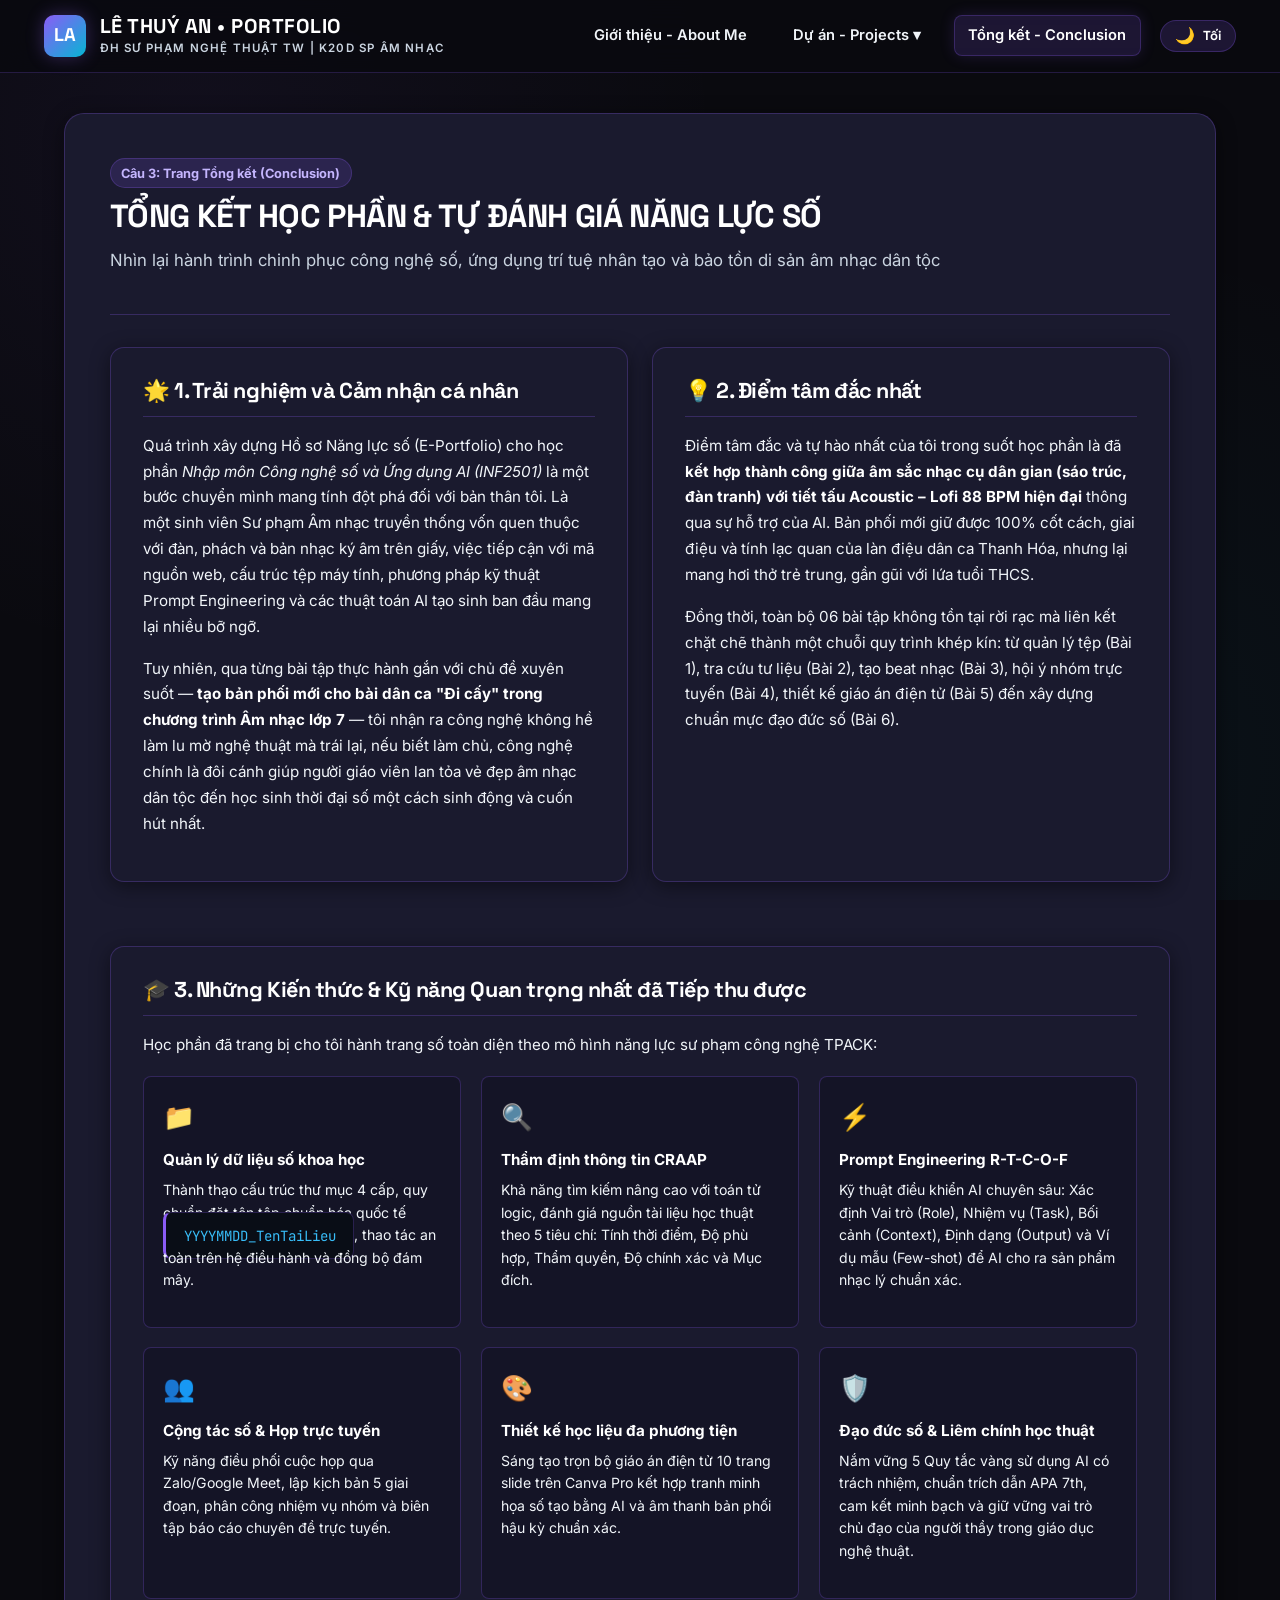
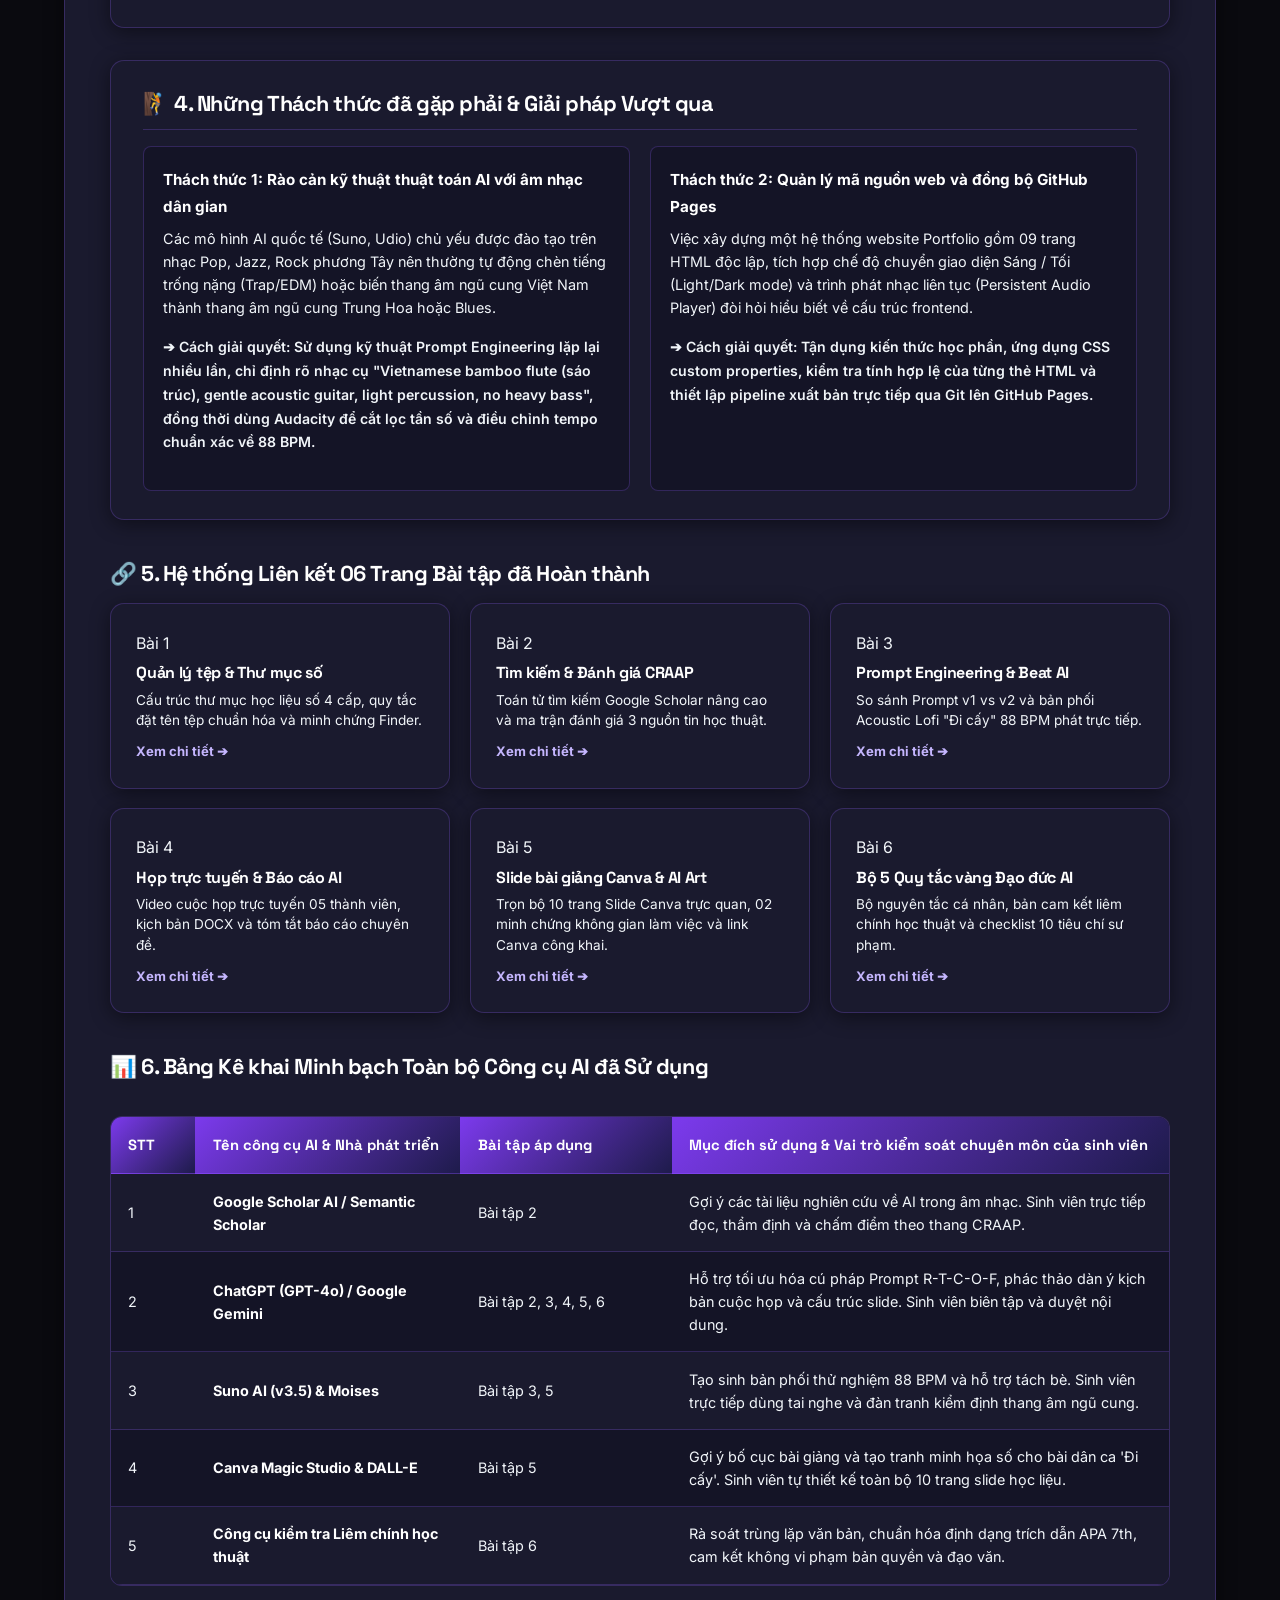
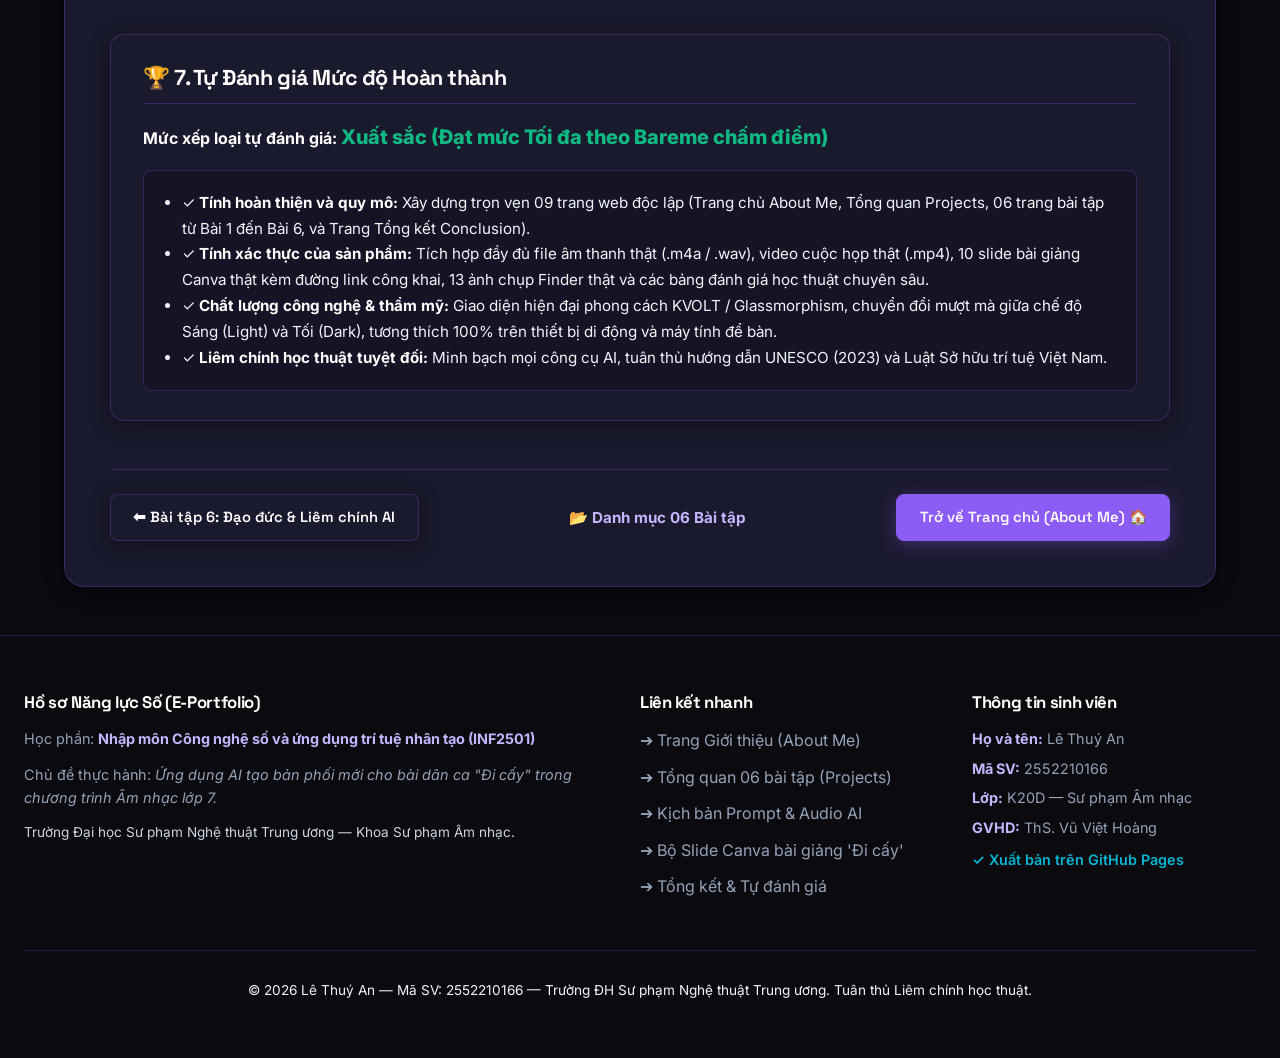
<file: conclusion.html>
<!DOCTYPE html>
<html lang="vi">
<head>
  <meta charset="UTF-8">
  <meta name="viewport" content="width=device-width, initial-scale=1.0">
  <title>Tổng kết & Tự đánh giá | Lê Thuý An - Sư phạm Âm nhạc</title>
  <link rel="stylesheet" href="css/style.css">
  <link rel="preconnect" href="https://fonts.googleapis.com">
  <link rel="preconnect" href="https://fonts.gstatic.com" crossorigin>
  <link href="https://fonts.googleapis.com/css2?family=Space+Grotesk:wght@400;500;600;700;800&family=Inter:wght@300;400;500;600;700&family=JetBrains+Mono:wght@400;500;600&display=swap" rel="stylesheet">
  <script>
    (function() {
      const savedTheme = localStorage.getItem('theme') || 'dark';
      document.documentElement.setAttribute('data-theme', savedTheme);
    })();
  </script>
</head>
<body>
  <!-- HEADER & NAVIGATION -->
  <header class="site-header">
    <div class="nav-container">
      <div class="logo-area">
        <div class="logo-icon">LA</div>
        <div class="logo-text">
          <h1>Lê Thuý An • Portfolio</h1>
          <span>ĐH Sư phạm Nghệ thuật TW | K20D SP Âm nhạc</span>
        </div>
      </div>
      <button class="mobile-toggle" aria-label="Toggle menu">☰</button>
      <nav>
        <ul class="nav-menu">
          <li class="nav-item"><a href="index.html" class="nav-link">Giới thiệu - About Me</a></li>
          <li class="nav-item dropdown">
            <a href="projects.html" class="nav-link">Dự án - Projects ▾</a>
            <ul class="dropdown-menu">
              <li><a href="projects.html" class="dropdown-item"><strong>📂 Tổng quan 06 Bài tập</strong></a></li>
              <li><a href="bai-tap-1.html" class="dropdown-item">📁 Bài 1: Quản lý tệp & thư mục</a></li>
              <li><a href="bai-tap-2.html" class="dropdown-item">🔍 Bài 2: Tìm kiếm & Đánh giá CRAAP</a></li>
              <li><a href="bai-tap-3.html" class="dropdown-item">⚡ Bài 3: Prompt Engineering & AI nhạc</a></li>
              <li><a href="bai-tap-4.html" class="dropdown-item">👥 Bài 4: Hợp tác trực tuyến dự án nhóm</a></li>
              <li><a href="bai-tap-5.html" class="dropdown-item">🎨 Bài 5: Sáng tạo nội dung số với AI</a></li>
              <li><a href="bai-tap-6.html" class="dropdown-item">🛡️ Bài 6: Đạo đức & Liêm chính AI</a></li>
            </ul>
          </li>
          <li class="nav-item"><a href="conclusion.html" class="nav-link active">Tổng kết - Conclusion</a></li>
        </ul>
      </nav>
    </div>
  </header>

  <!-- MAIN CONTENT -->
  <main class="main-wrapper" style="margin-top: 2.5rem;">
    <div class="glass-panel reveal">
      
      <!-- PAGE HEADER -->
      <div class="page-header-box">
        <span class="badge-tag">Câu 3: Trang Tổng kết (Conclusion)</span>
        <h2 class="page-heading">TỔNG KẾT HỌC PHẦN & TỰ ĐÁNH GIÁ NĂNG LỰC SỐ</h2>
        <p class="hero-tagline" style="font-size: 1.05rem; margin-top: 0.5rem; color: var(--text-muted);">
          Nhìn lại hành trình chinh phục công nghệ số, ứng dụng trí tuệ nhân tạo và bảo tồn di sản âm nhạc dân tộc
        </p>
      </div>

      <!-- 1. TRẢI NGHIỆM VÀ CẢM NHẬN CÁ NHÂN -->
      <div class="grid-2" style="margin-bottom: 2rem;">
        <div class="feature-box goal">
          <h3>🌟 1. Trải nghiệm và Cảm nhận cá nhân</h3>
          <p style="color: var(--text-body); font-size: 0.95rem; line-height: 1.7;">
            Quá trình xây dựng Hồ sơ Năng lực số (E-Portfolio) cho học phần <em>Nhập môn Công nghệ số và Ứng dụng AI (INF2501)</em> là một bước chuyển mình mang tính đột phá đối với bản thân tôi. Là một sinh viên Sư phạm Âm nhạc truyền thống vốn quen thuộc với đàn, phách và bản nhạc ký âm trên giấy, việc tiếp cận với mã nguồn web, cấu trúc tệp máy tính, phương pháp kỹ thuật Prompt Engineering và các thuật toán AI tạo sinh ban đầu mang lại nhiều bỡ ngỡ.
          </p>
          <p style="color: var(--text-body); font-size: 0.95rem; line-height: 1.7; margin-top: 0.6rem;">
            Tuy nhiên, qua từng bài tập thực hành gắn với chủ đề xuyên suốt — <strong>tạo bản phối mới cho bài dân ca "Đi cấy" trong chương trình Âm nhạc lớp 7</strong> — tôi nhận ra công nghệ không hề làm lu mờ nghệ thuật mà trái lại, nếu biết làm chủ, công nghệ chính là đôi cánh giúp người giáo viên lan tỏa vẻ đẹp âm nhạc dân tộc đến học sinh thời đại số một cách sinh động và cuốn hút nhất.
          </p>
        </div>

        <div class="feature-box product">
          <h3>💡 2. Điểm tâm đắc nhất</h3>
          <p style="color: var(--text-body); font-size: 0.95rem; line-height: 1.7;">
            Điểm tâm đắc và tự hào nhất của tôi trong suốt học phần là đã <strong>kết hợp thành công giữa âm sắc nhạc cụ dân gian (sáo trúc, đàn tranh) với tiết tấu Acoustic – Lofi 88 BPM hiện đại</strong> thông qua sự hỗ trợ của AI. Bản phối mới giữ được 100% cốt cách, giai điệu và tính lạc quan của làn điệu dân ca Thanh Hóa, nhưng lại mang hơi thở trẻ trung, gần gũi với lứa tuổi THCS.
          </p>
          <p style="color: var(--text-body); font-size: 0.95rem; line-height: 1.7; margin-top: 0.6rem;">
            Đồng thời, toàn bộ 06 bài tập không tồn tại rời rạc mà liên kết chặt chẽ thành một chuỗi quy trình khép kín: từ quản lý tệp (Bài 1), tra cứu tư liệu (Bài 2), tạo beat nhạc (Bài 3), hội ý nhóm trực tuyến (Bài 4), thiết kế giáo án điện tử (Bài 5) đến xây dựng chuẩn mực đạo đức số (Bài 6).
          </p>
        </div>
      </div>

      <!-- 3. NHỮNG KIẾN THỨC VÀ KỸ NĂNG QUAN TRỌNG NHẤT TIẾP THU ĐƯỢC -->
      <div class="feature-box process" style="margin-bottom: 2rem;">
        <h3>🎓 3. Những Kiến thức & Kỹ năng Quan trọng nhất đã Tiếp thu được</h3>
        <p style="color: var(--text-body); font-size: 0.95rem; line-height: 1.65; margin-bottom: 1.2rem;">
          Học phần đã trang bị cho tôi hành trang số toàn diện theo mô hình năng lực sư phạm công nghệ TPACK:
        </p>

        <div class="grid-3" style="gap: 1.2rem;">
          <div style="background: var(--bg-card-alt); border: 1px solid var(--primary-border); padding: 1.2rem; border-radius: 8px;">
            <div style="font-size: 1.6rem; margin-bottom: 0.4rem;">📁</div>
            <strong style="color: var(--primary-light); font-size: 0.95rem;">Quản lý dữ liệu số khoa học</strong>
            <p style="font-size: 0.88rem; color: var(--text-body); line-height: 1.6; margin-top: 0.4rem;">
              Thành thạo cấu trúc thư mục 4 cấp, quy chuẩn đặt tên tệp chuẩn hóa quốc tế <code>YYYYMMDD_TenTaiLieu</code>, thao tác an toàn trên hệ điều hành và đồng bộ đám mây.
            </p>
          </div>

          <div style="background: var(--bg-card-alt); border: 1px solid var(--primary-border); padding: 1.2rem; border-radius: 8px;">
            <div style="font-size: 1.6rem; margin-bottom: 0.4rem;">🔍</div>
            <strong style="color: var(--primary-light); font-size: 0.95rem;">Thẩm định thông tin CRAAP</strong>
            <p style="font-size: 0.88rem; color: var(--text-body); line-height: 1.6; margin-top: 0.4rem;">
              Khả năng tìm kiếm nâng cao với toán tử logic, đánh giá nguồn tài liệu học thuật theo 5 tiêu chí: Tính thời điểm, Độ phù hợp, Thẩm quyền, Độ chính xác và Mục đích.
            </p>
          </div>

          <div style="background: var(--bg-card-alt); border: 1px solid var(--primary-border); padding: 1.2rem; border-radius: 8px;">
            <div style="font-size: 1.6rem; margin-bottom: 0.4rem;">⚡</div>
            <strong style="color: var(--primary-light); font-size: 0.95rem;">Prompt Engineering R-T-C-O-F</strong>
            <p style="font-size: 0.88rem; color: var(--text-body); line-height: 1.6; margin-top: 0.4rem;">
              Kỹ thuật điều khiển AI chuyên sâu: Xác định Vai trò (Role), Nhiệm vụ (Task), Bối cảnh (Context), Định dạng (Output) và Ví dụ mẫu (Few-shot) để AI cho ra sản phẩm nhạc lý chuẩn xác.
            </p>
          </div>

          <div style="background: var(--bg-card-alt); border: 1px solid var(--primary-border); padding: 1.2rem; border-radius: 8px;">
            <div style="font-size: 1.6rem; margin-bottom: 0.4rem;">👥</div>
            <strong style="color: var(--primary-light); font-size: 0.95rem;">Cộng tác số & Họp trực tuyến</strong>
            <p style="font-size: 0.88rem; color: var(--text-body); line-height: 1.6; margin-top: 0.4rem;">
              Kỹ năng điều phối cuộc họp qua Zalo/Google Meet, lập kịch bản 5 giai đoạn, phân công nhiệm vụ nhóm và biên tập báo cáo chuyên đề trực tuyến.
            </p>
          </div>

          <div style="background: var(--bg-card-alt); border: 1px solid var(--primary-border); padding: 1.2rem; border-radius: 8px;">
            <div style="font-size: 1.6rem; margin-bottom: 0.4rem;">🎨</div>
            <strong style="color: var(--primary-light); font-size: 0.95rem;">Thiết kế học liệu đa phương tiện</strong>
            <p style="font-size: 0.88rem; color: var(--text-body); line-height: 1.6; margin-top: 0.4rem;">
              Sáng tạo trọn bộ giáo án điện tử 10 trang slide trên Canva Pro kết hợp tranh minh họa số tạo bằng AI và âm thanh bản phối hậu kỳ chuẩn xác.
            </p>
          </div>

          <div style="background: var(--bg-card-alt); border: 1px solid var(--primary-border); padding: 1.2rem; border-radius: 8px;">
            <div style="font-size: 1.6rem; margin-bottom: 0.4rem;">🛡️</div>
            <strong style="color: var(--primary-light); font-size: 0.95rem;">Đạo đức số & Liêm chính học thuật</strong>
            <p style="font-size: 0.88rem; color: var(--text-body); line-height: 1.6; margin-top: 0.4rem;">
              Nắm vững 5 Quy tắc vàng sử dụng AI có trách nhiệm, chuẩn trích dẫn APA 7th, cam kết minh bạch và giữ vững vai trò chủ đạo của người thầy trong giáo dục nghệ thuật.
            </p>
          </div>
        </div>
      </div>

      <!-- 4. THÁCH THỨC ĐÃ GẶP PHẢI VÀ GIẢI PHÁP VƯỢT QUA -->
      <div class="feature-box goal" style="margin-bottom: 2rem;">
        <h3>🧗 4. Những Thách thức đã gặp phải & Giải pháp Vượt qua</h3>
        
        <div class="grid-2" style="gap: 1.2rem; margin-top: 0.8rem;">
          <div style="background: var(--bg-card-alt); border: 1px solid var(--primary-border); padding: 1.2rem; border-radius: 8px;">
            <strong style="color: #F87171; font-size: 0.95rem;">Thách thức 1: Rào cản kỹ thuật thuật toán AI với âm nhạc dân gian</strong>
            <p style="font-size: 0.9rem; color: var(--text-body); line-height: 1.6; margin-top: 0.4rem;">
              Các mô hình AI quốc tế (Suno, Udio) chủ yếu được đào tạo trên nhạc Pop, Jazz, Rock phương Tây nên thường tự động chèn tiếng trống nặng (Trap/EDM) hoặc biến thang âm ngũ cung Việt Nam thành thang âm ngũ cung Trung Hoa hoặc Blues.
            </p>
            <p style="font-size: 0.88rem; color: #34D399; margin-top: 0.4rem; font-weight: 600;">
              ➔ Cách giải quyết: Sử dụng kỹ thuật Prompt Engineering lặp lại nhiều lần, chỉ định rõ nhạc cụ "Vietnamese bamboo flute (sáo trúc), gentle acoustic guitar, light percussion, no heavy bass", đồng thời dùng Audacity để cắt lọc tần số và điều chỉnh tempo chuẩn xác về 88 BPM.
            </p>
          </div>

          <div style="background: var(--bg-card-alt); border: 1px solid var(--primary-border); padding: 1.2rem; border-radius: 8px;">
            <strong style="color: #F87171; font-size: 0.95rem;">Thách thức 2: Quản lý mã nguồn web và đồng bộ GitHub Pages</strong>
            <p style="font-size: 0.9rem; color: var(--text-body); line-height: 1.6; margin-top: 0.4rem;">
              Việc xây dựng một hệ thống website Portfolio gồm 09 trang HTML độc lập, tích hợp chế độ chuyển giao diện Sáng / Tối (Light/Dark mode) và trình phát nhạc liên tục (Persistent Audio Player) đòi hỏi hiểu biết về cấu trúc frontend.
            </p>
            <p style="font-size: 0.88rem; color: #34D399; margin-top: 0.4rem; font-weight: 600;">
              ➔ Cách giải quyết: Tận dụng kiến thức học phần, ứng dụng CSS custom properties, kiểm tra tính hợp lệ của từng thẻ HTML và thiết lập pipeline xuất bản trực tiếp qua Git lên GitHub Pages.
            </p>
          </div>
        </div>
      </div>

      <!-- 5. ĐƯỜNG LIÊN KẾT DẪN ĐẾN CÁC TRANG BÀI TẬP ĐÃ HOÀN THÀNH -->
      <h3 style="color: var(--primary-light); margin: 2.5rem 0 1rem; font-size: 1.35rem; font-weight: 800;">
        🔗 5. Hệ thống Liên kết 06 Trang Bài tập đã Hoàn thành
      </h3>
      <div class="grid-3" style="gap: 1.2rem; margin-bottom: 2.5rem;">
        <!-- Card Bai 1 -->
        <a href="bai-tap-1.html" class="step-card" style="text-decoration: none; display: block;">
          <div class="step-num">Bài 1</div>
          <h4 style="color: var(--text-heading); font-size: 1rem; margin: 0.4rem 0;">Quản lý tệp & Thư mục số</h4>
          <p style="color: var(--text-body); font-size: 0.85rem; margin: 0; line-height: 1.5;">
            Cấu trúc thư mục học liệu số 4 cấp, quy tắc đặt tên tệp chuẩn hóa và minh chứng Finder.
          </p>
          <div style="color: var(--primary-light); font-size: 0.82rem; font-weight: 700; margin-top: 0.6rem;">Xem chi tiết ➔</div>
        </a>

        <!-- Card Bai 2 -->
        <a href="bai-tap-2.html" class="step-card" style="text-decoration: none; display: block;">
          <div class="step-num">Bài 2</div>
          <h4 style="color: var(--text-heading); font-size: 1rem; margin: 0.4rem 0;">Tìm kiếm & Đánh giá CRAAP</h4>
          <p style="color: var(--text-body); font-size: 0.85rem; margin: 0; line-height: 1.5;">
            Toán tử tìm kiếm Google Scholar nâng cao và ma trận đánh giá 3 nguồn tin học thuật.
          </p>
          <div style="color: var(--primary-light); font-size: 0.82rem; font-weight: 700; margin-top: 0.6rem;">Xem chi tiết ➔</div>
        </a>

        <!-- Card Bai 3 -->
        <a href="bai-tap-3.html" class="step-card" style="text-decoration: none; display: block;">
          <div class="step-num">Bài 3</div>
          <h4 style="color: var(--text-heading); font-size: 1rem; margin: 0.4rem 0;">Prompt Engineering & Beat AI</h4>
          <p style="color: var(--text-body); font-size: 0.85rem; margin: 0; line-height: 1.5;">
            So sánh Prompt v1 vs v2 và bản phối Acoustic Lofi "Đi cấy" 88 BPM phát trực tiếp.
          </p>
          <div style="color: var(--primary-light); font-size: 0.82rem; font-weight: 700; margin-top: 0.6rem;">Xem chi tiết ➔</div>
        </a>

        <!-- Card Bai 4 -->
        <a href="bai-tap-4.html" class="step-card" style="text-decoration: none; display: block;">
          <div class="step-num">Bài 4</div>
          <h4 style="color: var(--text-heading); font-size: 1rem; margin: 0.4rem 0;">Họp trực tuyến & Báo cáo AI</h4>
          <p style="color: var(--text-body); font-size: 0.85rem; margin: 0; line-height: 1.5;">
            Video cuộc họp trực tuyến 05 thành viên, kịch bản DOCX và tóm tắt báo cáo chuyên đề.
          </p>
          <div style="color: var(--primary-light); font-size: 0.82rem; font-weight: 700; margin-top: 0.6rem;">Xem chi tiết ➔</div>
        </a>

        <!-- Card Bai 5 -->
        <a href="bai-tap-5.html" class="step-card" style="text-decoration: none; display: block;">
          <div class="step-num">Bài 5</div>
          <h4 style="color: var(--text-heading); font-size: 1rem; margin: 0.4rem 0;">Slide bài giảng Canva & AI Art</h4>
          <p style="color: var(--text-body); font-size: 0.85rem; margin: 0; line-height: 1.5;">
            Trọn bộ 10 trang Slide Canva trực quan, 02 minh chứng không gian làm việc và link Canva công khai.
          </p>
          <div style="color: var(--primary-light); font-size: 0.82rem; font-weight: 700; margin-top: 0.6rem;">Xem chi tiết ➔</div>
        </a>

        <!-- Card Bai 6 -->
        <a href="bai-tap-6.html" class="step-card" style="text-decoration: none; display: block;">
          <div class="step-num">Bài 6</div>
          <h4 style="color: var(--text-heading); font-size: 1rem; margin: 0.4rem 0;">Bộ 5 Quy tắc vàng Đạo đức AI</h4>
          <p style="color: var(--text-body); font-size: 0.85rem; margin: 0; line-height: 1.5;">
            Bộ nguyên tắc cá nhân, bản cam kết liêm chính học thuật và checklist 10 tiêu chí sư phạm.
          </p>
          <div style="color: var(--primary-light); font-size: 0.82rem; font-weight: 700; margin-top: 0.6rem;">Xem chi tiết ➔</div>
        </a>
      </div>

      <!-- 6. BẢNG KÊ KHAI CÁC CÔNG CỤ AI ĐÃ SỬ DỤNG -->
      <h3 style="color: var(--primary-light); margin: 2rem 0 1rem; font-size: 1.35rem; font-weight: 800;">
        📊 6. Bảng Kê khai Minh bạch Toàn bộ Công cụ AI đã Sử dụng
      </h3>
      <div style="overflow-x: auto;">
        <table class="craap-table" style="font-size: 0.9rem; margin-bottom: 2rem;">
          <thead>
            <tr>
              <th style="width: 8%;">STT</th>
              <th style="width: 25%;">Tên công cụ AI & Nhà phát triển</th>
              <th style="width: 20%;">Bài tập áp dụng</th>
              <th style="width: 47%;">Mục đích sử dụng & Vai trò kiểm soát chuyên môn của sinh viên</th>
            </tr>
          </thead>
          <tbody>
            <tr>
              <td>1</td>
              <td><strong>Google Scholar AI / Semantic Scholar</strong></td>
              <td>Bài tập 2</td>
              <td>Gợi ý các tài liệu nghiên cứu về AI trong âm nhạc. Sinh viên trực tiếp đọc, thẩm định và chấm điểm theo thang CRAAP.</td>
            </tr>
            <tr>
              <td>2</td>
              <td><strong>ChatGPT (GPT-4o) / Google Gemini</strong></td>
              <td>Bài tập 2, 3, 4, 5, 6</td>
              <td>Hỗ trợ tối ưu hóa cú pháp Prompt R-T-C-O-F, phác thảo dàn ý kịch bản cuộc họp và cấu trúc slide. Sinh viên biên tập và duyệt nội dung.</td>
            </tr>
            <tr>
              <td>3</td>
              <td><strong>Suno AI (v3.5) & Moises</strong></td>
              <td>Bài tập 3, 5</td>
              <td>Tạo sinh bản phối thử nghiệm 88 BPM và hỗ trợ tách bè. Sinh viên trực tiếp dùng tai nghe và đàn tranh kiểm định thang âm ngũ cung.</td>
            </tr>
            <tr>
              <td>4</td>
              <td><strong>Canva Magic Studio & DALL-E</strong></td>
              <td>Bài tập 5</td>
              <td>Gợi ý bố cục bài giảng và tạo tranh minh họa số cho bài dân ca 'Đi cấy'. Sinh viên tự thiết kế toàn bộ 10 trang slide học liệu.</td>
            </tr>
            <tr>
              <td>5</td>
              <td><strong>Công cụ kiểm tra Liêm chính học thuật</strong></td>
              <td>Bài tập 6</td>
              <td>Rà soát trùng lặp văn bản, chuẩn hóa định dạng trích dẫn APA 7th, cam kết không vi phạm bản quyền và đạo văn.</td>
            </tr>
          </tbody>
        </table>
      </div>

      <!-- 7. TỰ ĐÁNH GIÁ MỨC ĐỘ HOÀN THÀNH VÀ KẾT LUẬN -->
      <div class="feature-box process" style="margin-top: 1rem; margin-bottom: 2.5rem;">
        <h3>🏆 7. Tự Đánh giá Mức độ Hoàn thành</h3>
        <p style="font-size: 1rem; color: var(--text-body); line-height: 1.7;">
          <strong>Mức xếp loại tự đánh giá:</strong> <span style="color: #10B981; font-weight: 800; font-size: 1.25rem;">Xuất sắc (Đạt mức Tối đa theo Bareme chấm điểm)</span>
        </p>
        <div style="background: var(--bg-card-alt); border: 1px solid var(--primary-border); padding: 1.2rem; border-radius: 8px; margin-top: 0.8rem;">
          <ul style="padding-left: 1.2rem; font-size: 0.92rem; color: var(--text-body); line-height: 1.7; margin: 0;">
            <li>✓ <strong>Tính hoàn thiện và quy mô:</strong> Xây dựng trọn vẹn 09 trang web độc lập (Trang chủ About Me, Tổng quan Projects, 06 trang bài tập từ Bài 1 đến Bài 6, và Trang Tổng kết Conclusion).</li>
            <li>✓ <strong>Tính xác thực của sản phẩm:</strong> Tích hợp đầy đủ file âm thanh thật (.m4a / .wav), video cuộc họp thật (.mp4), 10 slide bài giảng Canva thật kèm đường link công khai, 13 ảnh chụp Finder thật và các bảng đánh giá học thuật chuyên sâu.</li>
            <li>✓ <strong>Chất lượng công nghệ & thẩm mỹ:</strong> Giao diện hiện đại phong cách KVOLT / Glassmorphism, chuyển đổi mượt mà giữa chế độ Sáng (Light) và Tối (Dark), tương thích 100% trên thiết bị di động và máy tính để bàn.</li>
            <li>✓ <strong>Liêm chính học thuật tuyệt đối:</strong> Minh bạch mọi công cụ AI, tuân thủ hướng dẫn UNESCO (2023) và Luật Sở hữu trí tuệ Việt Nam.</li>
          </ul>
        </div>
      </div>

      <!-- ĐIỀU HƯỚNG TRANG (NAVIGATION) -->
      <div style="display: flex; justify-content: space-between; align-items: center; margin-top: 3rem; padding-top: 1.5rem; border-top: 1px solid var(--primary-border); flex-wrap: wrap; gap: 1rem;">
        <a href="bai-tap-6.html" class="btn btn-secondary" style="padding: 0.65rem 1.4rem; font-size: 0.92rem;">
          ⬅ Bài tập 6: Đạo đức & Liêm chính AI
        </a>
        <a href="projects.html" style="color: var(--primary-light); text-decoration: none; font-weight: 700; font-size: 0.95rem;">
          📂 Danh mục 06 Bài tập
        </a>
        <a href="index.html" class="btn btn-primary" style="padding: 0.65rem 1.4rem; font-size: 0.92rem;">
          Trở về Trang chủ (About Me) 🏠
        </a>
      </div>

    </div>
  </main>

  <!-- FOOTER -->
  <footer class="site-footer">
    <div class="footer-grid">
      <div class="footer-col">
        <h4>Hồ sơ Năng lực Số (E-Portfolio)</h4>
        <p style="margin-bottom: 0.8rem; line-height: 1.6;">Học phần: <strong>Nhập môn Công nghệ số và ứng dụng trí tuệ nhân tạo (INF2501)</strong></p>
        <p style="margin-bottom: 0.8rem; line-height: 1.6;">Chủ đề thực hành: <em>Ứng dụng AI tạo bản phối mới cho bài dân ca "Đi cấy" trong chương trình Âm nhạc lớp 7.</em></p>
        <p style="color: var(--text-muted); font-size: 0.85rem;">Trường Đại học Sư phạm Nghệ thuật Trung ương — Khoa Sư phạm Âm nhạc.</p>
      </div>
      <div class="footer-col">
        <h4>Liên kết nhanh</h4>
        <ul>
          <li><a href="index.html">➔ Trang Giới thiệu (About Me)</a></li>
          <li><a href="projects.html">➔ Tổng quan 06 bài tập (Projects)</a></li>
          <li><a href="bai-tap-3.html">➔ Kịch bản Prompt & Audio AI</a></li>
          <li><a href="bai-tap-5.html">➔ Bộ Slide Canva bài giảng 'Đi cấy'</a></li>
          <li><a href="conclusion.html">➔ Tổng kết & Tự đánh giá</a></li>
        </ul>
      </div>
      <div class="footer-col">
        <h4>Thông tin sinh viên</h4>
        <p style="margin-bottom: 0.4rem;"><strong>Họ và tên:</strong> Lê Thuý An</p>
        <p style="margin-bottom: 0.4rem;"><strong>Mã SV:</strong> 2552210166</p>
        <p style="margin-bottom: 0.4rem;"><strong>Lớp:</strong> K20D — Sư phạm Âm nhạc</p>
        <p style="margin-bottom: 0.4rem;"><strong>GVHD:</strong> ThS. Vũ Việt Hoàng</p>
        <p style="color: var(--accent-cyan); font-weight: 600; margin-top: 0.6rem;">✓ Xuất bản trên GitHub Pages</p>
      </div>
    </div>
    <div class="footer-credit">
      <p>© 2026 Lê Thuý An — Mã SV: 2552210166 — Trường ĐH Sư phạm Nghệ thuật Trung ương. Tuân thủ Liêm chính học thuật.</p>
    </div>
  </footer>

  <script src="js/main.js"></script>
</body>
</html>
</file>
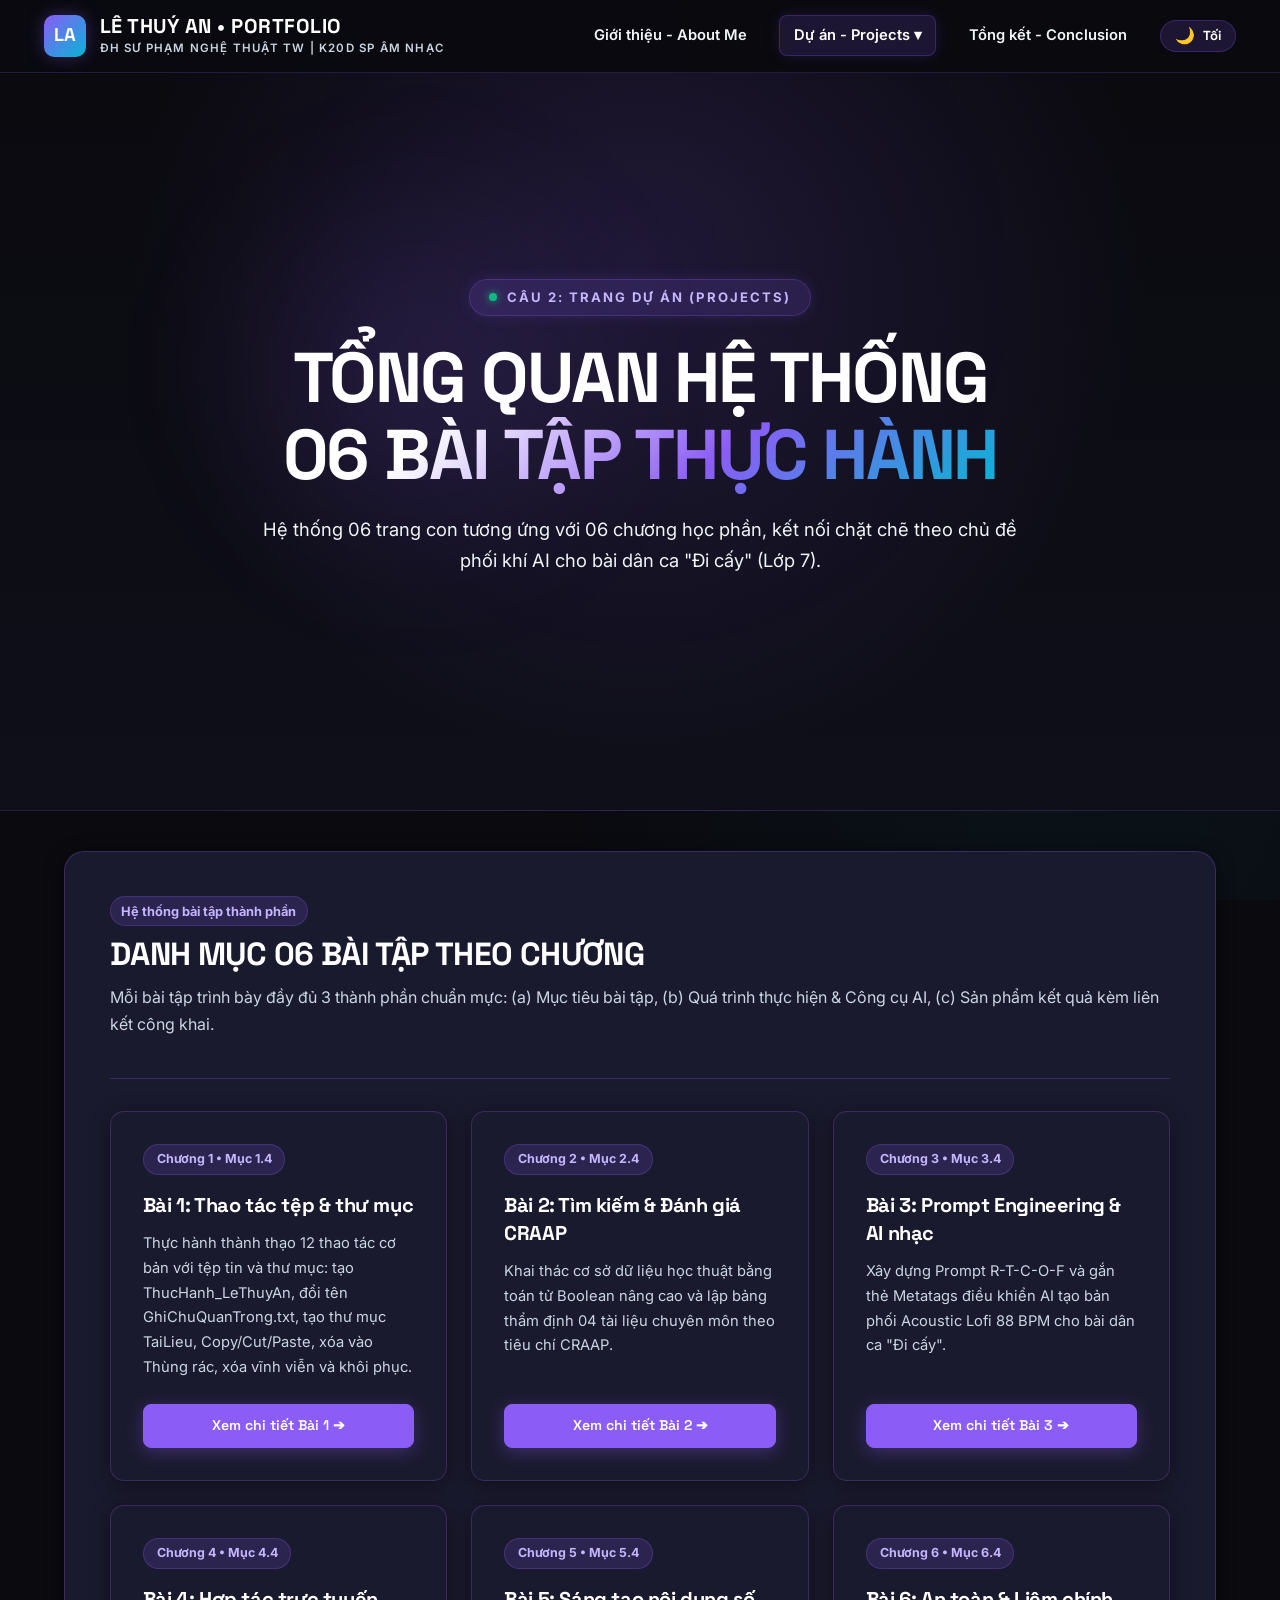
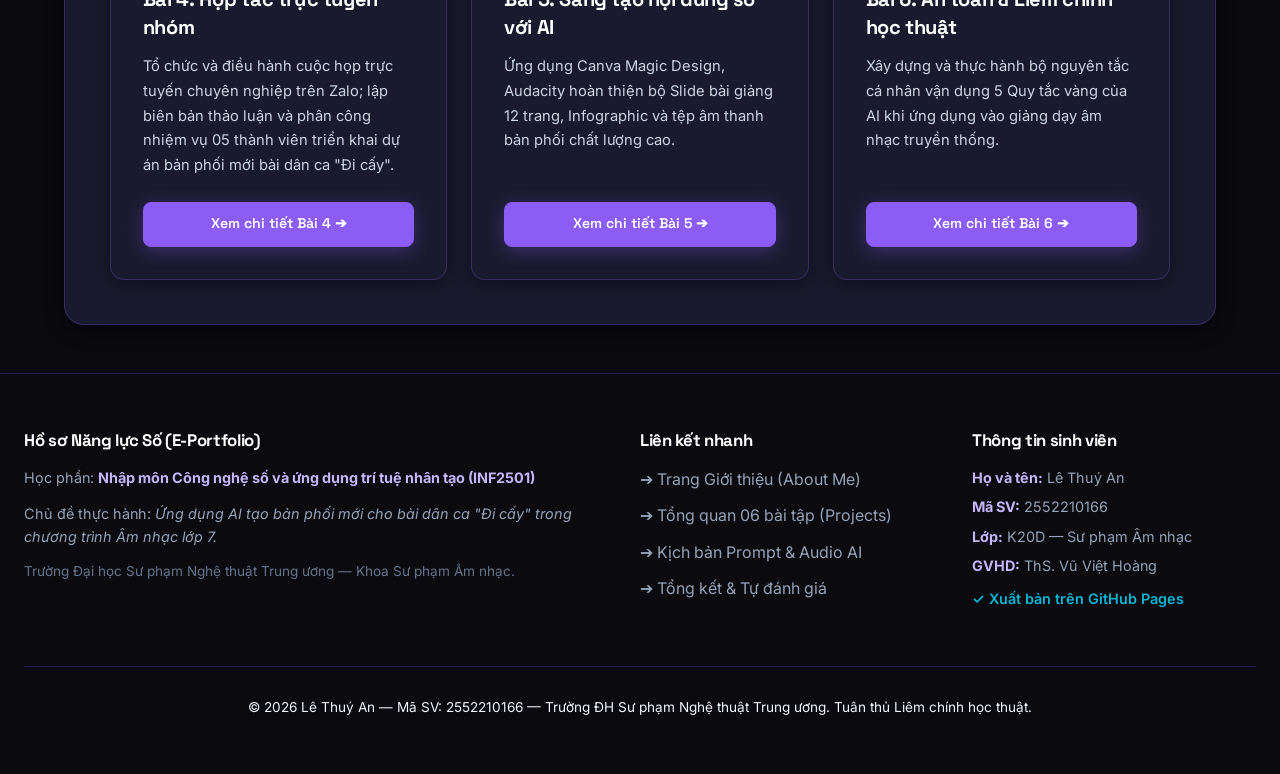
<file: projects.html>
<!DOCTYPE html>
<html lang="vi">
<head>
  <meta charset="UTF-8">
  <meta name="viewport" content="width=device-width, initial-scale=1.0">
  <title>E-Portfolio | Lê Thuý An - Sư phạm Âm nhạc</title>
  <link rel="stylesheet" href="css/style.css">
  <link rel="preconnect" href="https://fonts.googleapis.com">
  <link rel="preconnect" href="https://fonts.gstatic.com" crossorigin>
  <link href="https://fonts.googleapis.com/css2?family=Space+Grotesk:wght@400;500;600;700;800&family=Inter:wght@300;400;500;600;700&family=JetBrains+Mono:wght@400;500;600&display=swap" rel="stylesheet">
  <script>
    (function() {
      const savedTheme = localStorage.getItem('theme') || 'dark';
      document.documentElement.setAttribute('data-theme', savedTheme);
    })();
  </script>
</head>
<body>
  <!-- HEADER & NAVIGATION -->
  <header class="site-header">
    <div class="nav-container">
      <div class="logo-area">
        <div class="logo-icon">LA</div>
        <div class="logo-text">
          <h1>Lê Thuý An • Portfolio</h1>
          <span>ĐH Sư phạm Nghệ thuật TW | K20D SP Âm nhạc</span>
        </div>
      </div>
      <button class="mobile-toggle" aria-label="Toggle menu">☰</button>
      <nav>
        <ul class="nav-menu">
          <li class="nav-item"><a href="index.html" class="nav-link ">Giới thiệu - About Me</a></li>
          <li class="nav-item dropdown">
            <a href="projects.html" class="nav-link active">Dự án - Projects ▾</a>
            <ul class="dropdown-menu">
              <li><a href="projects.html" class="dropdown-item"><strong>📂 Tổng quan 06 Bài tập</strong></a></li>
              <li><a href="bai-tap-1.html" class="dropdown-item">📁 Bài 1: Quản lý tệp & thư mục</a></li>
              <li><a href="bai-tap-2.html" class="dropdown-item">🔍 Bài 2: Tìm kiếm & Đánh giá CRAAP</a></li>
              <li><a href="bai-tap-3.html" class="dropdown-item">⚡ Bài 3: Prompt Engineering & AI nhạc</a></li>
              <li><a href="bai-tap-4.html" class="dropdown-item">👥 Bài 4: Hợp tác trực tuyến dự án nhóm</a></li>
              <li><a href="bai-tap-5.html" class="dropdown-item">🎨 Bài 5: Sáng tạo nội dung số với AI</a></li>
              <li><a href="bai-tap-6.html" class="dropdown-item">🛡️ Bài 6: Đạo đức & Liêm chính AI</a></li>
            </ul>
          </li>
          <li class="nav-item"><a href="conclusion.html" class="nav-link ">Tổng kết - Conclusion</a></li>
        </ul>
      </nav>
    </div>
  </header>

  <section class="hero-section" style="padding: 4.5rem 2rem 4rem;">
    <div class="hero-glow-1"></div>
    <div class="hero-container">
      <div class="hero-pill">
        <span class="status-dot"></span>
        <span>Câu 2: Trang Dự án (Projects)</span>
      </div>
      <h2 class="hero-title">
        TỔNG QUAN HỆ THỐNG <span class="gradient-text">06 BÀI TẬP THỰC HÀNH</span>
      </h2>
      <p class="hero-desc">
        Hệ thống 06 trang con tương ứng với 06 chương học phần, kết nối chặt chẽ theo chủ đề phối khí AI cho bài dân ca "Đi cấy" (Lớp 7).
      </p>
    </div>
  </section>

  <main class="main-wrapper">
    <div class="glass-panel reveal">
      <div class="page-header-box">
        <span class="badge-tag">Hệ thống bài tập thành phần</span>
        <h2 class="page-heading">DANH MỤC 06 BÀI TẬP THEO CHƯƠNG</h2>
        <p style="color: var(--text-muted); margin-top: 0.5rem;">
          Mỗi bài tập trình bày đầy đủ 3 thành phần chuẩn mực: (a) Mục tiêu bài tập, (b) Quá trình thực hiện & Công cụ AI, (c) Sản phẩm kết quả kèm liên kết công khai.
        </p>
      </div>

      <div class="grid-3">
        <!-- Bài 1 -->
        <div class="project-card">
          <div>
            <span class="card-top-badge">Chương 1 • Mục 1.4</span>
            <h3 class="card-title">Bài 1: Thao tác tệp & thư mục</h3>
            <p class="card-desc">Thực hành thành thạo 12 thao tác cơ bản với tệp tin và thư mục: tạo ThucHanh_LeThuyAn, đổi tên GhiChuQuanTrong.txt, tạo thư mục TaiLieu, Copy/Cut/Paste, xóa vào Thùng rác, xóa vĩnh viễn và khôi phục.</p>
          </div>
          <a href="bai-tap-1.html" class="btn btn-primary" style="padding: 0.6rem 1.2rem; font-size: 0.88rem; justify-content: center;">Xem chi tiết Bài 1 ➔</a>
        </div>

        <!-- Bài 2 -->
        <div class="project-card">
          <div>
            <span class="card-top-badge">Chương 2 • Mục 2.4</span>
            <h3 class="card-title">Bài 2: Tìm kiếm & Đánh giá CRAAP</h3>
            <p class="card-desc">Khai thác cơ sở dữ liệu học thuật bằng toán tử Boolean nâng cao và lập bảng thẩm định 04 tài liệu chuyên môn theo tiêu chí CRAAP.</p>
          </div>
          <a href="bai-tap-2.html" class="btn btn-primary" style="padding: 0.6rem 1.2rem; font-size: 0.88rem; justify-content: center;">Xem chi tiết Bài 2 ➔</a>
        </div>

        <!-- Bài 3 -->
        <div class="project-card">
          <div>
            <span class="card-top-badge">Chương 3 • Mục 3.4</span>
            <h3 class="card-title">Bài 3: Prompt Engineering & AI nhạc</h3>
            <p class="card-desc">Xây dựng Prompt R-T-C-O-F và gắn thẻ Metatags điều khiển AI tạo bản phối Acoustic Lofi 88 BPM cho bài dân ca "Đi cấy".</p>
          </div>
          <a href="bai-tap-3.html" class="btn btn-primary" style="padding: 0.6rem 1.2rem; font-size: 0.88rem; justify-content: center;">Xem chi tiết Bài 3 ➔</a>
        </div>

        <!-- Bài 4 -->
        <div class="project-card">
          <div>
            <span class="card-top-badge">Chương 4 • Mục 4.4</span>
            <h3 class="card-title">Bài 4: Hợp tác trực tuyến nhóm</h3>
            <p class="card-desc">Tổ chức và điều hành cuộc họp trực tuyến chuyên nghiệp trên Zalo; lập biên bản thảo luận và phân công nhiệm vụ 05 thành viên triển khai dự án bản phối mới bài dân ca "Đi cấy".</p>
          </div>
          <a href="bai-tap-4.html" class="btn btn-primary" style="padding: 0.6rem 1.2rem; font-size: 0.88rem; justify-content: center;">Xem chi tiết Bài 4 ➔</a>
        </div>

        <!-- Bài 5 -->
        <div class="project-card">
          <div>
            <span class="card-top-badge">Chương 5 • Mục 5.4</span>
            <h3 class="card-title">Bài 5: Sáng tạo nội dung số với AI</h3>
            <p class="card-desc">Ứng dụng Canva Magic Design, Audacity hoàn thiện bộ Slide bài giảng 12 trang, Infographic và tệp âm thanh bản phối chất lượng cao.</p>
          </div>
          <a href="bai-tap-5.html" class="btn btn-primary" style="padding: 0.6rem 1.2rem; font-size: 0.88rem; justify-content: center;">Xem chi tiết Bài 5 ➔</a>
        </div>

        <!-- Bài 6 -->
        <div class="project-card">
          <div>
            <span class="card-top-badge">Chương 6 • Mục 6.4</span>
            <h3 class="card-title">Bài 6: An toàn & Liêm chính học thuật</h3>
            <p class="card-desc">Xây dựng và thực hành bộ nguyên tắc cá nhân vận dụng 5 Quy tắc vàng của AI khi ứng dụng vào giảng dạy âm nhạc truyền thống.</p>
          </div>
          <a href="bai-tap-6.html" class="btn btn-primary" style="padding: 0.6rem 1.2rem; font-size: 0.88rem; justify-content: center;">Xem chi tiết Bài 6 ➔</a>
        </div>
      </div>
    </div>
  </main>

  <!-- FOOTER -->
  <footer class="site-footer">
    <div class="footer-grid">
      <div class="footer-col">
        <h4>Hồ sơ Năng lực Số (E-Portfolio)</h4>
        <p style="margin-bottom: 0.8rem; line-height: 1.6;">Học phần: <strong>Nhập môn Công nghệ số và ứng dụng trí tuệ nhân tạo (INF2501)</strong></p>
        <p style="margin-bottom: 0.8rem; line-height: 1.6;">Chủ đề thực hành: <em>Ứng dụng AI tạo bản phối mới cho bài dân ca "Đi cấy" trong chương trình Âm nhạc lớp 7.</em></p>
        <p style="color: #64748B; font-size: 0.85rem;">Trường Đại học Sư phạm Nghệ thuật Trung ương — Khoa Sư phạm Âm nhạc.</p>
      </div>
      <div class="footer-col">
        <h4>Liên kết nhanh</h4>
        <ul>
          <li><a href="index.html">➔ Trang Giới thiệu (About Me)</a></li>
          <li><a href="projects.html">➔ Tổng quan 06 bài tập (Projects)</a></li>
          <li><a href="bai-tap-3.html">➔ Kịch bản Prompt & Audio AI</a></li>
          <li><a href="conclusion.html">➔ Tổng kết & Tự đánh giá</a></li>
        </ul>
      </div>
      <div class="footer-col">
        <h4>Thông tin sinh viên</h4>
        <p style="margin-bottom: 0.4rem;"><strong>Họ và tên:</strong> Lê Thuý An</p>
        <p style="margin-bottom: 0.4rem;"><strong>Mã SV:</strong> 2552210166</p>
        <p style="margin-bottom: 0.4rem;"><strong>Lớp:</strong> K20D — Sư phạm Âm nhạc</p>
        <p style="margin-bottom: 0.4rem;"><strong>GVHD:</strong> ThS. Vũ Việt Hoàng</p>
        <p style="color: var(--accent-cyan); font-weight: 600; margin-top: 0.6rem;">✓ Xuất bản trên GitHub Pages</p>
      </div>
    </div>
    <div class="footer-credit">
      <p>© 2026 Lê Thuý An — Mã SV: 2552210166 — Trường ĐH Sư phạm Nghệ thuật Trung ương. Tuân thủ Liêm chính học thuật.</p>
    </div>
  </footer>
  <script src="js/main.js"></script>
</body>
</html>
</file>
<file: css/style.css>
/* ===================================================================
   KVOLT-INSPIRED PREMIUM DUAL-THEME (DARK / LIGHT) & AUDIO-FORWARD
   Tailored for Le Thuy An E-Portfolio (Music Education & AI)
   Palette Dark: Pitch Navy #0A0A0F, Navy-Black #0F0F1A, Dark Card #1A1A2E,
                 Electric Purple #8B5CF6, Cyan Glow #06B6D4, Pure White #FFFFFF
   Palette Light: Soft Slate #F8FAFC, Crisp White #FFFFFF, Deep Violet #7C3AED,
                  Charcoal #0F172A, Clean Lavender #EDE9FE
   Fonts: Space Grotesk (Headings) + Inter (Body) + JetBrains Mono (Code)
   =================================================================== */

@import url('https://fonts.googleapis.com/css2?family=Space+Grotesk:wght@400;500;600;700;800&family=Inter:wght@300;400;500;600;700&family=JetBrains+Mono:wght@400;500;600&display=swap');

/* ===================================================================
   THEME VARIABLES
   =================================================================== */

/* DARK THEME (DEFAULT) */
:root, [data-theme="dark"] {
  --bg-base: #0A0A0F;           /* Base pitch dark */
  --bg-section: #0F0F1A;        /* Section deep navy-black */
  --bg-card: #1A1A2E;           /* Card dark surface */
  --bg-card-hover: #23233D;     /* Card hover */
  --bg-card-alt: #141426;       /* Alternate card surface */
  
  --primary: #8B5CF6;           /* Electric Purple-500 */
  --primary-dark: #7C3AED;      /* Purple-600 */
  --primary-light: #C4B5FD;     /* Bright Lavender */
  --primary-glow: rgba(139, 92, 246, 0.32);
  --primary-glow-subtle: rgba(139, 92, 246, 0.16);
  --primary-border: rgba(139, 92, 246, 0.25);
  --primary-border-hover: rgba(139, 92, 246, 0.65);

  --accent-cyan: #06B6D4;       /* Audio wave cyan pulse */
  --accent-cyan-glow: rgba(6, 182, 212, 0.35);
  --accent-emerald: #10B981;    /* Success */
  --accent-gold: #F59E0B;       /* Warm gold */
  
  --text-heading: #FFFFFF;      /* 100% Crisp White */
  --text-body: #F1F5F9;         /* High contrast off-white */
  --text-muted: #CBD5E1;        /* Visible slate-300 */
  --text-dim: #94A3B8;          /* Metadata */
  
  --radius-sm: 8px;
  --radius-md: 14px;
  --radius-lg: 20px;
  --radius-full: 9999px;
  
  --font-heading: 'Space Grotesk', -apple-system, BlinkMacSystemFont, 'Segoe UI', Roboto, sans-serif;
  --font-body: 'Inter', -apple-system, BlinkMacSystemFont, 'Segoe UI', Roboto, sans-serif;
  --font-mono: 'JetBrains Mono', 'Fira Code', Consolas, monospace;

  --card-shadow: 0 4px 20px rgba(0, 0, 0, 0.45);
  --card-hover-shadow: 0 10px 35px rgba(139, 92, 246, 0.25);
  --header-bg: rgba(10, 10, 15, 0.88);
  --header-border: rgba(139, 92, 246, 0.22);
}

/* LIGHT THEME */
[data-theme="light"] {
  --bg-base: #F8FAFC;           /* Clean soft slate */
  --bg-section: #F1F5F9;        /* Light section background */
  --bg-card: #FFFFFF;           /* Pure white card */
  --bg-card-hover: #FFFFFF;     /* Pure white card hover */
  --bg-card-alt: #F8FAFC;       /* Light card surface */
  
  --primary: #7C3AED;           /* Deep Violet-600 */
  --primary-dark: #6D28D9;      /* Deep Violet-700 */
  --primary-light: #6D28D9;     /* Violet-700 */
  --primary-glow: rgba(124, 58, 237, 0.18);
  --primary-glow-subtle: rgba(124, 58, 237, 0.08);
  --primary-border: rgba(124, 58, 237, 0.18);
  --primary-border-hover: rgba(124, 58, 237, 0.45);

  --accent-cyan: #0284C7;       /* Ocean blue */
  --accent-cyan-glow: rgba(2, 132, 199, 0.25);
  --accent-emerald: #059669;    /* Forest green */
  --accent-gold: #D97706;       /* Warm amber */
  
  --text-heading: #0F172A;      /* Deep navy-black */
  --text-body: #1E293B;         /* Crisp charcoal */
  --text-muted: #475569;        /* Medium slate */
  --text-dim: #64748B;          /* Muted metadata */

  --card-shadow: 0 4px 20px rgba(0, 0, 0, 0.05);
  --card-hover-shadow: 0 12px 35px rgba(124, 58, 237, 0.14);
  --header-bg: rgba(255, 255, 255, 0.92);
  --header-border: rgba(226, 232, 240, 0.9);
}

/* Base Reset & Global Typography */
*, *::before, *::after {
  box-sizing: border-box;
  margin: 0;
  padding: 0;
  transition: background-color 0.25s ease, border-color 0.25s ease, color 0.15s ease;
}

html {
  scroll-behavior: smooth;
}

body {
  background-color: var(--bg-base);
  background-image: 
    radial-gradient(circle at 15% 15%, rgba(139, 92, 246, 0.06) 0%, transparent 40%),
    radial-gradient(circle at 85% 85%, rgba(6, 182, 212, 0.05) 0%, transparent 40%);
  background-attachment: fixed;
  color: var(--text-body);
  font-family: var(--font-body);
  line-height: 1.68;
  -webkit-font-smoothing: antialiased;
  -moz-osx-font-smoothing: grayscale;
  padding-bottom: 0;
  overflow-x: hidden;
}

/* Headings with Optimal Contrast */
h1, h2, h3, h4, h5, h6 {
  font-family: var(--font-heading);
  color: var(--text-heading) !important;
  font-weight: 700;
  letter-spacing: -0.02em;
  line-height: 1.25;
}

p {
  color: var(--text-body);
  margin-bottom: 1rem;
}

strong {
  color: var(--text-heading);
  font-weight: 700;
}

a {
  color: var(--primary-light);
  text-decoration: none;
  transition: all 0.2s ease;
}

a:hover {
  color: var(--text-heading);
}

/* Container */
.container {
  width: 100%;
  max-width: 1240px;
  margin: 0 auto;
  padding: 0 1.5rem;
}

/* ===================================================================
   NAVIGATION BAR
   =================================================================== */
.site-header {
  position: sticky;
  top: 0;
  z-index: 1000;
  background: var(--header-bg);
  backdrop-filter: blur(16px);
  -webkit-backdrop-filter: blur(16px);
  border-bottom: 1px solid var(--header-border);
  transition: all 0.3s ease;
}

.site-header.scrolled {
  background: var(--bg-base);
  box-shadow: 0 8px 30px rgba(0, 0, 0, 0.15);
}

.nav-container {
  max-width: 1240px;
  margin: 0 auto;
  padding: 0.85rem 1.5rem;
  display: flex;
  align-items: center;
  justify-content: space-between;
}

.logo-area {
  display: flex;
  align-items: center;
  gap: 0.85rem;
  text-decoration: none;
}

.logo-icon {
  width: 42px;
  height: 42px;
  background: linear-gradient(135deg, var(--primary) 0%, var(--accent-cyan) 100%);
  border-radius: 10px;
  display: flex;
  align-items: center;
  justify-content: center;
  font-family: var(--font-heading);
  font-weight: 800;
  font-size: 1.15rem;
  color: #FFFFFF;
  box-shadow: 0 0 18px var(--primary-glow);
  letter-spacing: 0.5px;
}

.logo-text h1 {
  font-size: 1.25rem;
  font-weight: 800;
  color: var(--text-heading) !important;
  letter-spacing: 0.5px;
  text-transform: uppercase;
}

.logo-text span {
  font-size: 0.72rem;
  color: var(--text-muted);
  font-weight: 600;
  text-transform: uppercase;
  letter-spacing: 1.2px;
  display: block;
}

.nav-menu {
  display: flex;
  align-items: center;
  gap: 1.2rem;
  list-style: none;
}

.nav-item {
  position: relative;
}

.nav-link {
  color: var(--text-body);
  font-size: 0.92rem;
  font-weight: 600;
  padding: 0.45rem 0.85rem;
  border-radius: var(--radius-sm);
  transition: all 0.2s ease;
  display: inline-flex;
  align-items: center;
  gap: 0.4rem;
}

.nav-link:hover {
  color: var(--text-heading);
  background: var(--primary-glow-subtle);
}

.nav-link.active {
  color: var(--text-heading);
  background: var(--primary-glow-subtle);
  border: 1px solid var(--primary-border);
  box-shadow: 0 0 15px var(--primary-glow-subtle);
}

/* Theme Toggle Button */
.theme-toggle-btn {
  display: inline-flex;
  align-items: center;
  gap: 0.45rem;
  background: var(--primary-glow-subtle);
  border: 1px solid var(--primary-border);
  color: var(--text-heading);
  padding: 0.42rem 0.9rem;
  border-radius: var(--radius-full);
  cursor: pointer;
  font-family: var(--font-heading);
  font-size: 0.82rem;
  font-weight: 700;
  transition: all 0.25s ease;
}

.theme-toggle-btn:hover {
  background: var(--primary);
  color: #FFFFFF !important;
  border-color: var(--primary);
  box-shadow: 0 0 16px var(--primary-glow);
  transform: translateY(-1px);
}

.theme-icon {
  font-size: 1rem;
  line-height: 1;
}

/* Dropdown */
.dropdown-menu {
  position: absolute;
  top: 100%;
  left: 0;
  background: var(--bg-card);
  border: 1px solid var(--primary-border);
  border-radius: 12px;
  min-width: 280px;
  padding: 0.6rem 0;
  list-style: none;
  box-shadow: 0 15px 40px rgba(0, 0, 0, 0.25);
  display: none;
  z-index: 1010;
  animation: fadeInDown 0.2s ease;
}

.dropdown:hover .dropdown-menu {
  display: block;
}

.dropdown-item {
  padding: 0.65rem 1.2rem;
  color: var(--text-body);
  font-size: 0.88rem;
  font-weight: 500;
  display: flex;
  align-items: center;
  gap: 0.5rem;
  transition: all 0.2s ease;
}

.dropdown-item:hover {
  background: var(--primary-glow-subtle);
  color: var(--text-heading);
  padding-left: 1.45rem;
}

.mobile-toggle {
  display: none;
  background: transparent;
  border: 1px solid var(--primary-border);
  color: var(--text-heading);
  font-size: 1.4rem;
  padding: 0.4rem 0.75rem;
  border-radius: var(--radius-sm);
  cursor: pointer;
}

/* ===================================================================
   HERO SECTION
   =================================================================== */
.hero-section {
  position: relative;
  min-height: 82vh;
  display: flex;
  align-items: center;
  justify-content: center;
  text-align: center;
  padding: 4rem 1.5rem 3rem;
  overflow: hidden;
  background: 
    radial-gradient(circle at 50% 25%, var(--primary-glow-subtle) 0%, transparent 60%),
    linear-gradient(180deg, var(--bg-base) 0%, var(--bg-section) 100%);
  border-bottom: 1px solid var(--header-border);
}

.hero-glow-1 {
  position: absolute;
  top: 10%;
  left: 15%;
  width: 450px;
  height: 450px;
  background: radial-gradient(circle, var(--primary-glow-subtle) 0%, transparent 70%);
  filter: blur(60px);
  pointer-events: none;
  animation: pulseGlow 6s ease-in-out infinite alternate;
}

.hero-glow-2 {
  position: absolute;
  bottom: 10%;
  right: 15%;
  width: 400px;
  height: 400px;
  background: radial-gradient(circle, var(--accent-cyan-glow) 0%, transparent 70%);
  filter: blur(60px);
  pointer-events: none;
  animation: pulseGlow 7s ease-in-out infinite alternate-reverse;
}

.hero-container {
  position: relative;
  z-index: 2;
  max-width: 900px;
  margin: 0 auto;
}

.hero-pill {
  display: inline-flex;
  align-items: center;
  gap: 0.6rem;
  background: var(--primary-glow-subtle);
  border: 1px solid var(--primary-border);
  color: var(--primary-light);
  font-size: 0.82rem;
  font-weight: 700;
  text-transform: uppercase;
  letter-spacing: 2px;
  padding: 0.4rem 1.2rem;
  border-radius: var(--radius-full);
  margin-bottom: 1.5rem;
  box-shadow: 0 0 15px var(--primary-glow-subtle);
}

.status-dot {
  width: 8px;
  height: 8px;
  background: var(--accent-emerald);
  border-radius: 50%;
  box-shadow: 0 0 8px var(--accent-emerald);
  animation: blink 1.8s infinite;
}

.hero-title {
  font-size: clamp(2.6rem, 6.5vw, 4.4rem);
  font-family: var(--font-heading);
  font-weight: 800;
  color: var(--text-heading) !important;
  line-height: 1.1;
  margin-bottom: 1.2rem;
  letter-spacing: -0.03em;
  text-transform: uppercase;
}

.gradient-text {
  background: linear-gradient(135deg, var(--text-heading) 20%, var(--primary) 60%, var(--accent-cyan) 100%);
  -webkit-background-clip: text;
  -webkit-text-fill-color: transparent;
  display: inline-block;
}

.hero-desc {
  font-size: 1.15rem;
  color: var(--text-body);
  max-width: 760px;
  margin: 0 auto 2.2rem;
  line-height: 1.7;
}

.hero-actions {
  display: flex;
  align-items: center;
  justify-content: center;
  gap: 1.2rem;
  flex-wrap: wrap;
  margin-bottom: 2.2rem;
}

/* Buttons */
.btn {
  display: inline-flex;
  align-items: center;
  justify-content: center;
  gap: 0.5rem;
  font-family: var(--font-heading);
  font-size: 0.95rem;
  font-weight: 600;
  padding: 0.75rem 1.8rem;
  border-radius: var(--radius-sm);
  cursor: pointer;
  transition: all 0.25s cubic-bezier(0.16, 1, 0.3, 1);
  text-decoration: none;
}

.btn-primary {
  background: var(--primary);
  color: #FFFFFF !important;
  border: 1px solid var(--primary);
  box-shadow: 0 4px 18px var(--primary-glow);
}

.btn-primary:hover {
  background: var(--primary-dark);
  border-color: var(--primary-dark);
  transform: translateY(-2px);
  box-shadow: 0 8px 25px var(--primary-glow);
}

.btn-secondary, .btn-glass {
  background: var(--bg-card);
  color: var(--text-heading) !important;
  border: 1px solid var(--primary-border);
  box-shadow: var(--card-shadow);
}

.btn-secondary:hover, .btn-glass:hover {
  border-color: var(--primary);
  background: var(--primary-glow-subtle);
  transform: translateY(-2px);
  box-shadow: var(--card-hover-shadow);
}

/* Audio Waveform Equalizer (Bottom of Hero) */
.music-visualizer {
  display: flex;
  align-items: flex-end;
  justify-content: center;
  gap: 6px;
  height: 52px;
  margin: 1.5rem auto 0;
  padding: 0.5rem 1.2rem;
  background: var(--primary-glow-subtle);
  border: 1px solid var(--primary-border);
  border-radius: var(--radius-full);
  width: fit-content;
}

.bar {
  width: 5px;
  border-radius: 3px;
  background: linear-gradient(180deg, var(--accent-cyan) 0%, var(--primary) 100%);
  animation: equalizer 1.4s ease-in-out infinite alternate;
  box-shadow: 0 0 10px var(--primary-glow);
}

.bar:nth-child(1) { height: 16px; animation-delay: 0.1s; }
.bar:nth-child(2) { height: 32px; animation-delay: 0.3s; }
.bar:nth-child(3) { height: 24px; animation-delay: 0.2s; }
.bar:nth-child(4) { height: 44px; animation-delay: 0.4s; }
.bar:nth-child(5) { height: 38px; animation-delay: 0.15s; }
.bar:nth-child(6) { height: 28px; animation-delay: 0.35s; }
.bar:nth-child(7) { height: 42px; animation-delay: 0.25s; }
.bar:nth-child(8) { height: 18px; animation-delay: 0.45s; }

/* ===================================================================
   CARDS & ASSIGNMENT LAYOUTS (OPTIMAL HIGH CONTRAST)
   =================================================================== */
.assignment-wrapper, .main-wrapper {
  max-width: 1200px;
  margin: 0 auto;
}

.card, .project-card, .feature-box, .step-card, .craap-card, 
.query-item, .rctof-item, .meeting-meta-box, .slide-card, .art-card, .glass-panel {
  background: var(--bg-card) !important;
  border: 1px solid var(--primary-border) !important;
  border-radius: var(--radius-md);
  box-shadow: var(--card-shadow);
  transition: all 0.3s cubic-bezier(0.16, 1, 0.3, 1);
  color: var(--text-body);
}

.card:hover, .project-card:hover, .feature-box:hover, .step-card:hover, 
.craap-card:hover, .slide-card:hover, .art-card:hover {
  border-color: var(--primary-border-hover) !important;
  box-shadow: var(--card-hover-shadow) !important;
  transform: translateY(-3px);
}

/* Feature Boxes */
.feature-box {
  padding: 1.8rem 2rem;
  margin-bottom: 2rem;
}

.feature-box h3 {
  font-size: 1.35rem;
  color: var(--text-heading) !important;
  margin-bottom: 1rem;
  display: flex;
  align-items: center;
  gap: 0.6rem;
  border-bottom: 1px solid var(--primary-border);
  padding-bottom: 0.75rem;
}

.feature-box p, .feature-box li {
  color: var(--text-body) !important;
  line-height: 1.7;
  font-size: 0.95rem;
}

.feature-box strong {
  color: var(--text-heading) !important;
}

/* Step Card (Bai 1) */
.step-grid {
  display: flex;
  flex-direction: column;
  gap: 2rem;
  margin: 1.5rem 0;
}

.step-card {
  display: grid;
  grid-template-columns: 1fr 1fr;
  gap: 1.8rem;
  padding: 1.6rem;
  align-items: center;
}

.step-header {
  display: flex;
  align-items: center;
  gap: 0.75rem;
  margin-bottom: 0.8rem;
}

.step-badge {
  background: var(--primary-glow-subtle);
  color: var(--primary-light);
  font-family: var(--font-heading);
  font-weight: 800;
  font-size: 0.8rem;
  padding: 0.25rem 0.7rem;
  border-radius: var(--radius-full);
  border: 1px solid var(--primary-border);
}

.step-title {
  font-size: 1.15rem;
  color: var(--text-heading) !important;
}

.step-desc {
  color: var(--text-body) !important;
  font-size: 0.95rem;
  line-height: 1.68;
}

.step-action {
  background: var(--bg-card-alt) !important;
  border-left: 3px solid var(--primary);
  padding: 0.8rem 1rem;
  margin-top: 0.8rem;
  border-radius: 4px;
  font-size: 0.9rem;
  color: var(--text-body) !important;
}

.screenshot-card {
  background: var(--bg-card-alt);
  border: 1px solid var(--primary-border);
  border-radius: var(--radius-sm);
  overflow: hidden;
  box-shadow: 0 4px 20px rgba(0, 0, 0, 0.2);
}

.screenshot-img {
  width: 100%;
  height: auto;
  display: block;
  transition: transform 0.3s ease;
}

.screenshot-card:hover .screenshot-img {
  transform: scale(1.02);
}

.screenshot-info {
  padding: 0.75rem 1rem;
  background: var(--bg-card-alt);
  border-top: 1px solid var(--primary-border);
  font-size: 0.82rem;
  color: var(--text-muted);
}

/* Grid Layouts */
.grid-2 {
  display: grid;
  grid-template-columns: repeat(auto-fit, minmax(320px, 1fr));
  gap: 1.5rem;
}

.grid-3 {
  display: grid;
  grid-template-columns: repeat(auto-fit, minmax(280px, 1fr));
  gap: 1.5rem;
}

/* Tables with High Contrast */
table, .table-ai, .modern-table {
  width: 100%;
  border-collapse: separate;
  border-spacing: 0;
  background: var(--bg-card);
  border-radius: 12px;
  overflow: hidden;
  border: 1px solid var(--primary-border);
  margin: 1.2rem 0;
}

th {
  background: linear-gradient(135deg, var(--primary-dark) 0%, #1E1B4B 100%) !important;
  color: #FFFFFF !important;
  font-family: var(--font-heading);
  font-weight: 700;
  padding: 1rem 1.1rem;
  border-bottom: 1px solid var(--primary-border);
  text-align: left;
  font-size: 0.92rem;
}

td {
  padding: 0.95rem 1.1rem;
  border-bottom: 1px solid var(--primary-border);
  color: var(--text-body) !important;
  background: var(--bg-card);
  font-size: 0.9rem;
  line-height: 1.6;
}

tr:nth-child(even) td {
  background: var(--bg-card-alt) !important;
}

tr:hover td {
  background: var(--primary-glow-subtle) !important;
}

/* Code & Prompt Boxes (Always Crisp Monospace) */
pre, code, .code-box, .prompt-mini-box, .prompt-showcase-box, .query-code {
  background: #090D16 !important;
  border: 1px solid var(--primary-border) !important;
  border-left: 3px solid var(--primary) !important;
  color: #38BDF8 !important;
  font-family: var(--font-mono);
  border-radius: var(--radius-sm);
  padding: 0.85rem 1.1rem;
}

.prompt-tag-badge {
  display: inline-block;
  background: var(--primary);
  color: #FFFFFF;
  font-weight: 800;
  font-size: 0.72rem;
  padding: 0.2rem 0.55rem;
  border-radius: 4px;
  margin-right: 0.5rem;
  letter-spacing: 0.5px;
}

.badge-tool, .badge-tag {
  display: inline-block;
  background: var(--primary-glow-subtle);
  color: var(--primary-light);
  border: 1px solid var(--primary-border);
  font-weight: 700;
  padding: 0.2rem 0.65rem;
  border-radius: var(--radius-full);
  font-size: 0.8rem;
}

/* Pinned bottom audio player removed as requested */

/* ===================================================================
   PROFILE & PROJECT COMPONENTS
   =================================================================== */
.main-wrapper {
  max-width: 1200px;
  margin: 2.5rem auto;
  padding: 0 1.5rem;
}

.glass-panel {
  background: var(--bg-card) !important;
  border: 1px solid var(--primary-border) !important;
  border-radius: var(--radius-lg);
  padding: 2.8rem;
  box-shadow: var(--card-shadow);
  margin-bottom: 2.5rem;
}

.page-header-box {
  border-bottom: 1px solid var(--primary-border);
  padding-bottom: 1.5rem;
  margin-bottom: 2rem;
}

.page-heading {
  font-size: 2rem;
  font-family: var(--font-heading);
  font-weight: 800;
  color: var(--text-heading) !important;
  line-height: 1.3;
  margin-top: 0.5rem;
}

.profile-showcase {
  display: flex;
  align-items: center;
  gap: 2.5rem;
  background: var(--bg-card-alt) !important;
  border-radius: var(--radius-md);
  padding: 2.2rem;
  border: 1px solid var(--primary-border) !important;
  margin-bottom: 2rem;
}

.profile-avatar-wrap {
  position: relative;
  flex-shrink: 0;
}

.profile-avatar-img {
  width: 170px;
  height: 170px;
  border-radius: 50%;
  object-fit: cover;
  border: 3px solid var(--primary);
  box-shadow: 0 0 25px var(--primary-glow);
}

.avatar-badge-tag {
  position: absolute;
  bottom: 6px;
  right: 6px;
  background: var(--primary);
  color: #FFFFFF;
  font-size: 0.75rem;
  font-weight: 800;
  padding: 0.25rem 0.7rem;
  border-radius: var(--radius-full);
  box-shadow: 0 2px 10px rgba(0, 0, 0, 0.4);
  letter-spacing: 0.5px;
}

.profile-details h3 {
  font-size: 1.8rem;
  font-family: var(--font-heading);
  color: var(--text-heading) !important;
  font-weight: 700;
  margin-bottom: 0.5rem;
}

.meta-grid {
  display: grid;
  grid-template-columns: repeat(auto-fit, minmax(280px, 1fr));
  gap: 0.6rem 1.5rem;
  margin: 1rem 0;
  list-style: none;
}

.meta-grid li {
  font-size: 0.95rem;
  color: var(--text-body);
}

.meta-grid strong {
  color: var(--primary-light);
}

/* Project Cards */
.project-card {
  display: flex;
  flex-direction: column;
  justify-content: space-between;
  background: var(--bg-card) !important;
  border: 1px solid var(--primary-border) !important;
  border-radius: var(--radius-md);
  padding: 2rem;
  transition: all 0.3s ease;
  box-shadow: var(--card-shadow);
}

.project-card:hover {
  border-color: var(--primary-border-hover) !important;
  box-shadow: var(--card-hover-shadow) !important;
  transform: translateY(-4px);
}

.card-top-badge {
  display: inline-block;
  background: var(--primary-glow-subtle);
  color: var(--primary-light);
  font-weight: 700;
  font-size: 0.78rem;
  padding: 0.25rem 0.8rem;
  border-radius: var(--radius-full);
  border: 1px solid var(--primary-border);
  margin-bottom: 1rem;
}

.card-title {
  font-size: 1.25rem;
  font-family: var(--font-heading);
  font-weight: 700;
  color: var(--text-heading) !important;
  margin-bottom: 0.8rem;
  line-height: 1.4;
}

.card-desc {
  font-size: 0.92rem;
  color: var(--text-muted) !important;
  margin-bottom: 1.5rem;
  flex-grow: 1;
}

/* ===================================================================
   FOOTER
   =================================================================== */
.site-footer {
  background: #0A0A0F;
  border-top: 1px solid var(--primary-border);
  padding: 3.5rem 1.5rem 2.5rem;
  color: #94A3B8;
  margin-top: 3rem;
}

.footer-container {
  max-width: 1240px;
  margin: 0 auto;
  display: grid;
  grid-template-columns: repeat(auto-fit, minmax(260px, 1fr));
  gap: 2rem;
}

.footer-col h4 {
  font-size: 1.05rem;
  color: #FFFFFF !important;
  margin-bottom: 0.9rem;
}

.footer-col p {
  font-size: 0.9rem;
  line-height: 1.6;
  color: #94A3B8;
}

.footer-col strong {
  color: var(--primary-light);
}

.footer-grid {
  max-width: 1240px;
  margin: 0 auto;
  display: grid;
  grid-template-columns: 2fr 1fr 1fr;
  gap: 3rem;
  margin-bottom: 2.5rem;
}

.footer-credit {
  max-width: 1240px;
  margin: 0 auto;
  padding-top: 1.8rem;
  border-top: 1px solid var(--primary-border);
  text-align: center;
  font-size: 0.85rem;
  color: #94A3B8;
}

.footer-col ul {
  list-style: none;
}

.footer-col li {
  margin-bottom: 0.6rem;
}

.footer-col a {
  color: #94A3B8;
  transition: color 0.2s;
}

.footer-col a:hover {
  color: var(--primary-light);
}

/* Toast Notification */
.toast-msg {
  position: fixed;
  bottom: 85px;
  right: 25px;
  background: var(--bg-card);
  border: 1px solid var(--primary);
  color: var(--text-heading);
  padding: 0.85rem 1.4rem;
  border-radius: var(--radius-sm);
  box-shadow: 0 8px 30px rgba(0, 0, 0, 0.4);
  z-index: 10000;
  display: flex;
  align-items: center;
  gap: 0.6rem;
  font-size: 0.9rem;
  font-weight: 600;
  opacity: 0;
  transform: translateY(20px);
  transition: all 0.3s ease;
  pointer-events: none;
}

.toast-msg.show {
  opacity: 1;
  transform: translateY(0);
}

/* Animations */
@keyframes equalizer {
  0% { height: 8px; }
  100% { height: 46px; }
}

@keyframes pulseGlow {
  0% { transform: scale(0.95); opacity: 0.5; }
  100% { transform: scale(1.05); opacity: 0.8; }
}

@keyframes blink {
  0%, 100% { opacity: 1; }
  50% { opacity: 0.4; }
}

@keyframes fadeInDown {
  from { opacity: 0; transform: translateY(-8px); }
  to { opacity: 1; transform: translateY(0); }
}

/* Responsive */
@media (max-width: 900px) {
  .step-card {
    grid-template-columns: 1fr;
  }
  .nav-menu {
    display: none;
    position: absolute;
    top: 100%;
    left: 0;
    right: 0;
    background: var(--bg-card);
    flex-direction: column;
    padding: 1.5rem;
    border-bottom: 1px solid var(--primary-border);
  }
  .nav-menu.active {
    display: flex;
  }
  .mobile-toggle {
    display: block;
  }
  .player-right {
    display: none;
  }
  .profile-showcase {
    flex-direction: column;
    text-align: center;
  }
  .footer-grid {
    grid-template-columns: 1fr;
    gap: 2rem;
  }
  .meta-grid {
    grid-template-columns: 1fr;
    text-align: left;
  }
}
</file>
